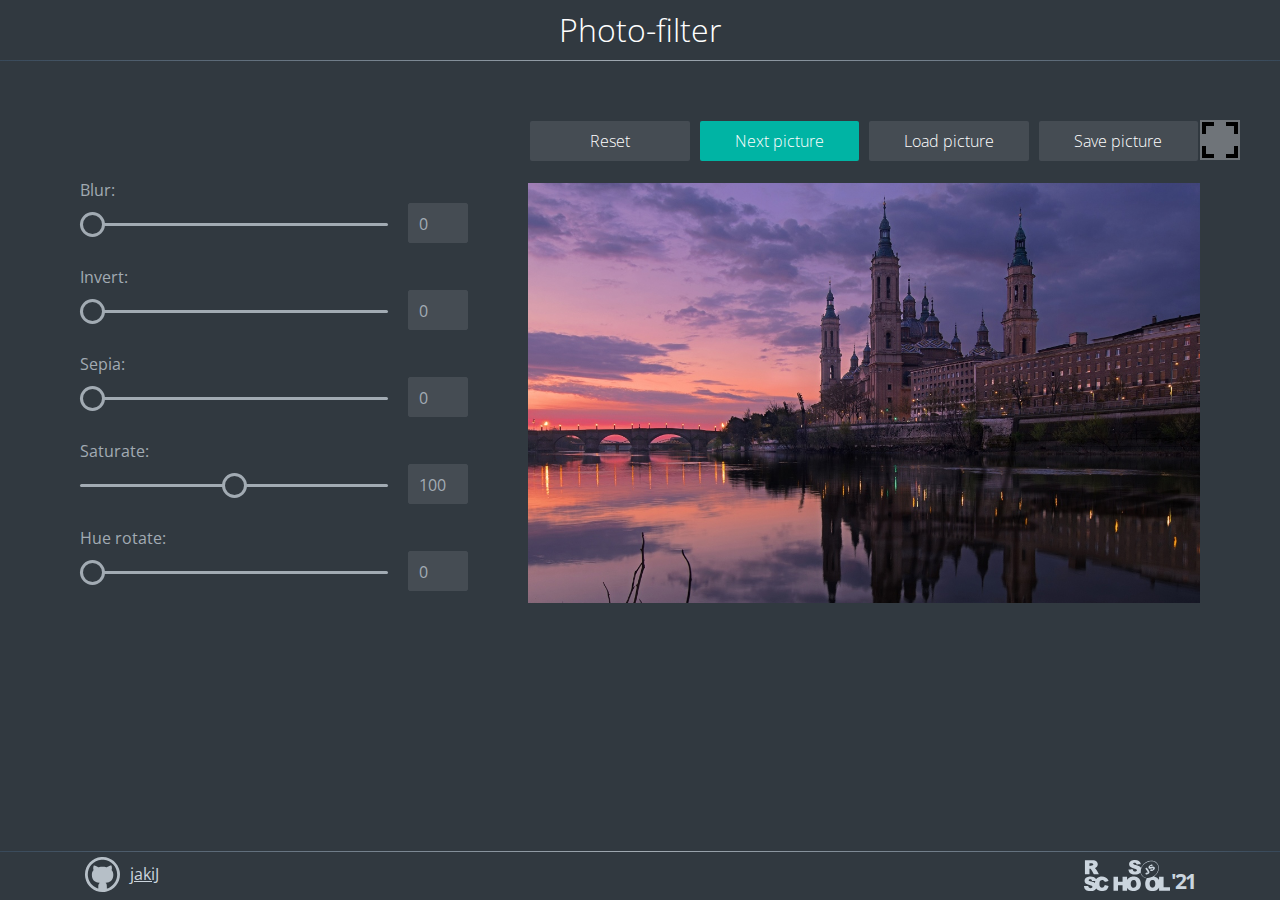
<file: photo-filter/index.html>
<!DOCTYPE html>
<html lang="en">
<head>
  <meta charset="UTF-8" />
  <meta http-equiv="X-UA-Compatible" content="IE=edge" />
  <meta name="viewport" content="width=device-width, initial-scale=1.0" />
  <link href="assets/favicon.ico" rel="shortcut icon" />
  <link href="https://fonts.gstatic.com" rel="preconnect" />
  <link href="https://fonts.googleapis.com/css2?family=Open+Sans:wght@300;400;800&display=swap" rel="stylesheet" />
  <link href="style.css" rel="stylesheet" />
  <title>photo-filter</title>
</head>
<body>
  <header class="header">
    <h1 class="header-title">Photo-filter</h1>
  </header>
  <main class="main">
    <div class="filters">
      <label>
        Blur:
        <input name="blur" data-sizing="px" type="range" min="0" max="10" value="0"/>
        <output name="blur">0</output>
      </label>
      <label>
        Invert:
        <input name="invert" data-sizing="%" type="range" min="0" max="100" value="0" />
        <output name="result">0</output>
      </label>
      <label>
        Sepia:
        <input name="sepia" data-sizing="%" type="range" min="0" max="100" value="0"/>
        <output name="result">0</output>
      </label>
      <label>
        Saturate:
        <input name="saturate" data-sizing="%" type="range" min="0" max="200" value="100" class="saturate"/>
        <output name="result">100</output>
      </label>
      <label>
        Hue rotate:
        <input name="hue" data-sizing="deg" type="range" min="0" max="360" value="0" />
        <output name="result">0</output>
      </label>
    </div>
    <div class="editor">
      <div class="btn-container">
        <button class="btn btn-reset">Reset</button>
        <button class="btn btn-next btn-active">Next picture</button>
        <label class="btn btn-load" for="btnInput">
          Load picture
          <input class="btn-load--input" id="btnInput" name="upload" type="file" placeholder="Load picture" />
        </label>
        <button class="btn btn-save">Save picture</button>
      </div>
      <canvas></canvas>
      <img src="./assets/img/img.jpg" alt="image" class="image-container"/>
    </div>
  </main>
  <footer class="footer">
    <div class="footer-container">
      <a class="github" href="https://github.com/jakiJ" target="_blank" rel="noopener noreferrer">jakiJ</a>
      <a class="rss" href="https://rs.school/js/" target="_blank" rel="noopener">
        <span class="rss-year">'21</span>
      </a>
    </div>
  </footer>
  <button class="fullscreen openfullscreen"></button>
  <script src="./script.js"></script>
</body>
</html>
</file>
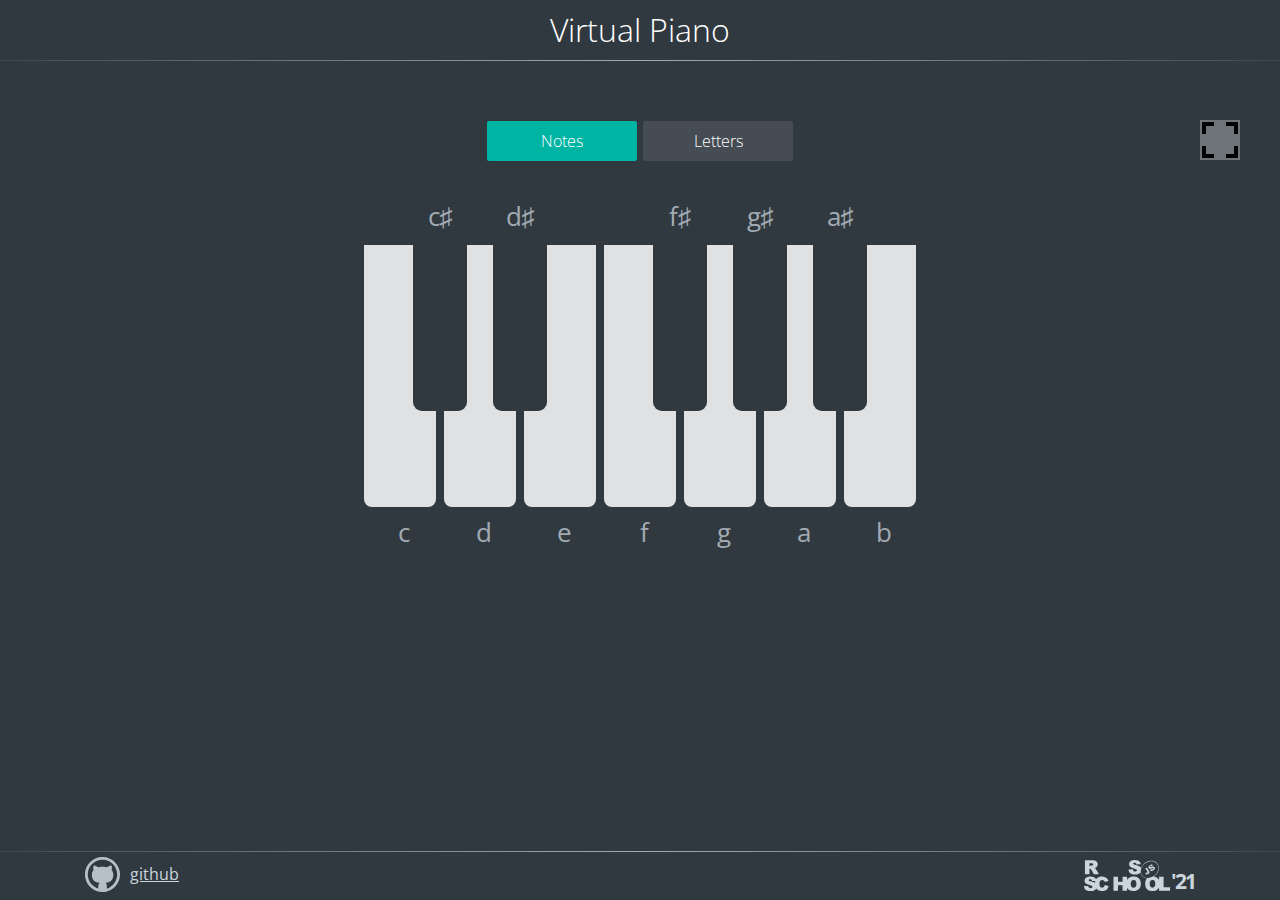
<file: virtual-pianino/index.html>
<!DOCTYPE html>
<html lang="en">

<head>
  <meta charset="UTF-8">
  <meta http-equiv="X-UA-Compatible" content="IE=edge">
  <meta name="viewport" content="width=device-width, initial-scale=1.0">
  <link href="assets/piano.ico" rel="shortcut icon">

  <link href="https://fonts.gstatic.com" rel="preconnect">
  <link
    href="https://fonts.googleapis.com/css2?family=Open+Sans+Condensed:wght@300&family=Open+Sans:wght@300;400;800&display=swap"
    rel="stylesheet">
  <link href="style.css" rel="stylesheet">

  <title>virtual-piano</title>
</head>

<body>
  <header class="header">
    <h1 class="header-title">Virtual Piano</h1>
  </header>
  <main class="main">
    <div class="btn-container">
      <button class="btn btn-notes btn-active">Notes</button>
      <button class="btn btn-letters">Letters</button>
    </div>
    <div class="piano" id='piano'>
      <div class="piano-key" data-letter="D" data-note="c" data-key="68">
      </div>
      <div class="piano-key" data-letter="F" data-note="d" data-key="70">
      </div>
      <div class="piano-key" data-letter="G" data-note="e" data-key="71">
      </div>
      <div class="piano-key" data-letter="H" data-note="f" data-key="72">
      </div>
      <div class="piano-key" data-letter="J" data-note="g" data-key="74">
      </div>
      <div class="piano-key" data-letter="K" data-note="a" data-key="75">
      </div>
      <div class="piano-key" data-letter="L" data-note="b" data-key="76">
      </div>
      <div class="keys-sharp">
        <div class="piano-key sharp" data-letter="R" data-note="c♯" data-key="82">
        </div>
        <div class="piano-key sharp" data-letter="T" data-note="d♯" data-key="84">
        </div>
        <div class="piano-key sharp none"></div>
        <div class="piano-key sharp" data-letter="U" data-note="f♯" data-key="85">
        </div>
        <div class="piano-key sharp" data-letter="I" data-note="g♯" data-key="73">
        </div>
        <div class="piano-key sharp" data-letter="O" data-note="a♯" data-key="79">
        </div>
      </div>
    </div>
    <button class="fullscreen openfullscreen"></button>
    <audio src="./assets/audio/c.mp3" id="c" data-key="68"></audio>
    <audio src="./assets/audio/d.mp3" id="d" data-key="70"></audio>
    <audio src="./assets/audio/e.mp3" id="e" data-key="71"></audio>
    <audio src="./assets/audio/f.mp3" id="f" data-key="72"></audio>
    <audio src="./assets/audio/g.mp3" id="g" data-key="74"></audio>
    <audio src="./assets/audio/a.mp3" id="a" data-key="75"></audio>
    <audio src="./assets/audio/b.mp3" id="b" data-key="76"></audio>
    <audio src="./assets/audio/c♯.mp3" id="c♯" data-key="82"></audio>
    <audio src="./assets/audio/d♯.mp3" id="d♯" data-key="84"></audio>
    <audio src="./assets/audio/f♯.mp3" id="f♯" data-key="85"></audio>
    <audio src="./assets/audio/g♯.mp3" id="g♯" data-key="73"></audio>
    <audio src="./assets/audio/a♯.mp3" id="a♯" data-key="79"></audio>
  </main>
  <footer class="footer">
    <div class="footer-container">
      <a class="github" href="#" target="_blank" rel="noopener noreferrer">github</a>
      <a class="rss" href="https://rs.school/js/" target="_blank" rel="noopener noreferrer">
        <span class="rss-year">'21</span>
      </a>
    </div>
  </footer>
  <script src="./script.js"></script>
</body>

</html>
</file>
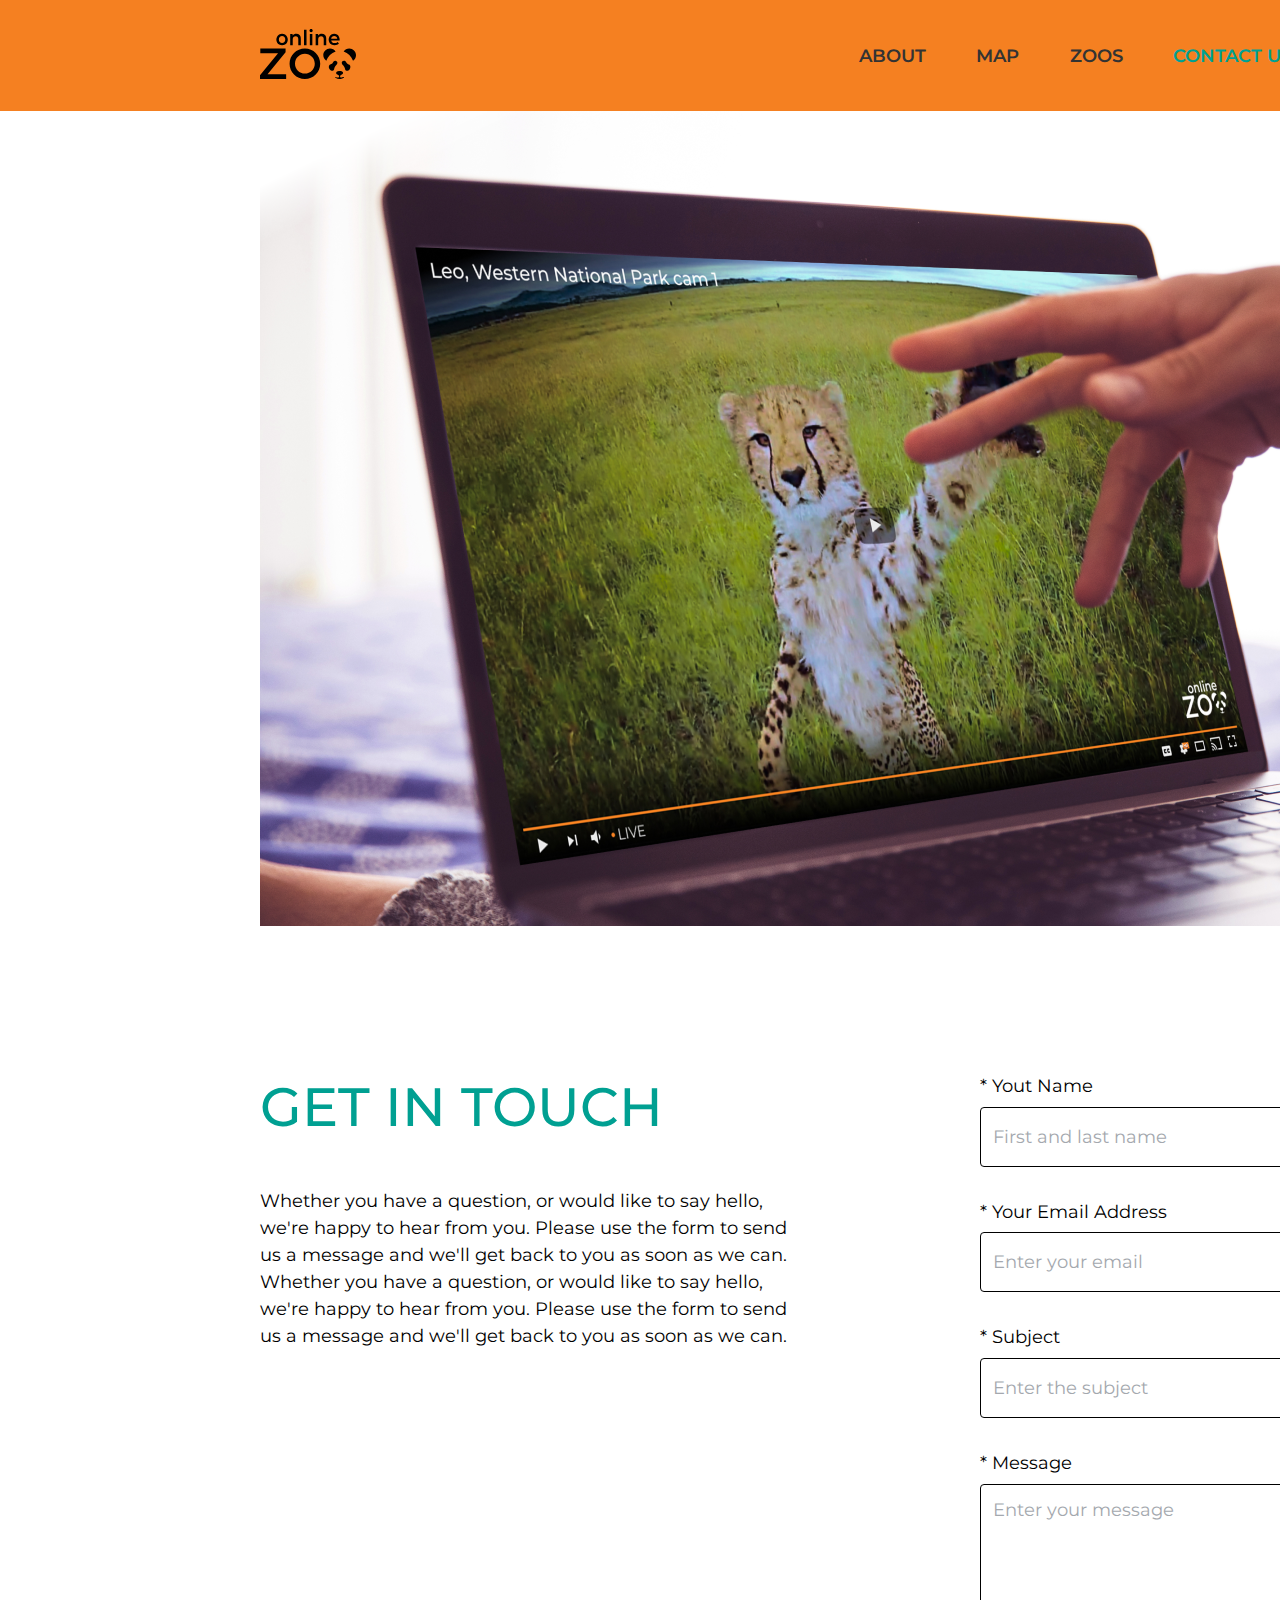
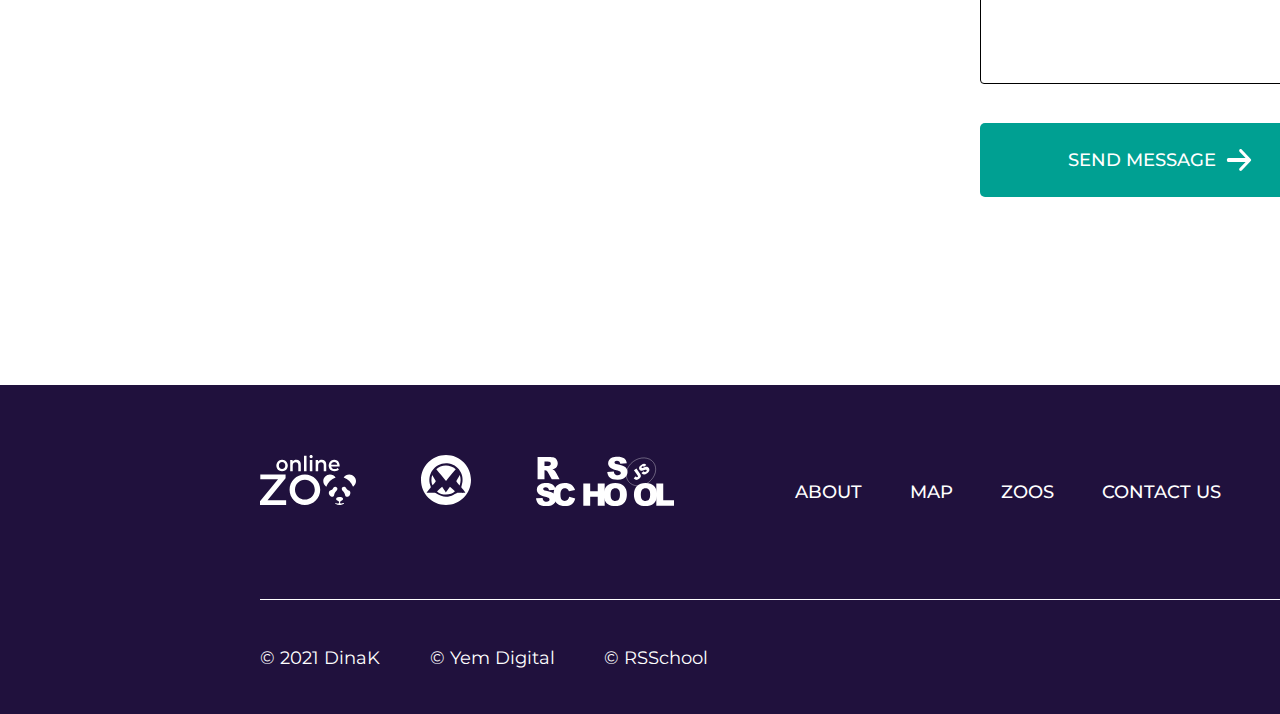
<file: online-zoo/pages/contactus/contuctus.html>
<!DOCTYPE html>
<html lang="en">
<head>
    <meta charset="UTF-8">
    <meta http-equiv="X-UA-Compatible" content="IE=edge">
    <meta name="viewport" content="width=device-width, initial-scale=1.0">
    <link rel="preconnect" href="https://fonts.gstatic.com">
    <link rel="preconnect" href="https://fonts.gstatic.com">
    <link href="https://fonts.googleapis.com/css2?family=Montserrat:wght@400;500;800;900&display=swap" rel="stylesheet">
    <link rel="stylesheet" href="../../assets/normalize.css">
    <link rel="stylesheet" href="./contuctus.css">
    <title>online-zoo</title>
</head>
<body>
    <div class="cover hidden"></div>
    <div class="hidden main-pop-up">
        <button class="close-pop-up"></button>
        <img src="../..//assets/images/shakehands.jpg" alt="Shake hands animal adn human">
        <h3 class="pop-up-title">together we care, save and protect!</h3>
        <p class="pop-up-description">
            Your most generous gift not only cares for countless animals,
            but it also offers hope and a vital lifeline to the world’s most
            endangered wildlife relying on us to survive.
        </p>
        <div class="set-button">
            <button class="btn-pop-up btn-amount-main" data-amount="20">$20</button>
            <button class="btn-pop-up btn-amount-main" data-amount="30">$30</button>
            <button class="btn-pop-up btn-amount-main" data-amount="50">$50</button>
            <button class="btn-pop-up btn-amount-main" data-amount="80">$80</button>
            <button class="btn-pop-up btn-amount-main" data-amount="100">$100</button>
            <button class="btn-pop-up btn-amount-main" data-amount="0">other amount</button>
         </div>
    </div>
    <!-- FIRST -->
    <div class="make-donation pop-up-slide-first">
        <div class="header-pop-up"><h4>make your donation</h4></div>
        <div class="information">Donation Information:</div>
        <div class="donation-information">
            <label><span class="starts">*</span>Choose your donation amount:
                <div class="set-button">
                    <button class="hidden"></button>
                    <button class="btn-pop-up btn-amount-other" data-amount="10">$10</button>
                    <button class="btn-pop-up btn-amount-other" data-amount="20">$20</button>
                    <button class="btn-pop-up btn-amount-other" data-amount="30">$30</button>
                    <button class="btn-pop-up btn-amount-other" data-amount="50">$50</button>
                    <button class="btn-pop-up btn-amount-other" data-amount="80">$80</button>
                    <button class="btn-pop-up btn-amount-other" data-amount="100">$100</button>
                </div>
            </label>
             <div class="block-amount">
                <button class="btn-pop-up">other amount</button>
                <input type="number" class="donation-amount">
             </div>
             <div>
                <button class="btn-pop-up">for special pet</button>
                <select name="pets" id="pets" class="set-animal" selected="Choose your favourite">
                    <option value=""></option>
                    <option value="Panda">Lukas the Panda</option>
                    <option value="Lemur">Andy the Lemur</option>
                    <option value="Gorrila">Glen the Gorilla</option>
                    <option value="Alligator">Mike the Alligator</option>
                    <option value="Eagles">Sam & Lora the eagles family</option>
                    <option value="Koala">Liz the Koala</option>
                    <option value="Lion">Shake the Lion</option>
                    <option value="Tiger">Senja the Tiger</option>
                </select>
             </div>


             <label for="monthly-check" class="lable-monthly-check">
                <input type="checkbox" id="monthly-check" name="monthly-check" value="yes" class="monthly-check">
                Make this a monthly recurring gift
            </label>

            <div class="control-panel">
                <div class="counter-pages">
                    <div class="active-count"></div>
                    <div class="non-active-count"></div>
                    <div class="non-active-count"></div>
                </div>
                <button type="button" class="btn-pop-up first-next">Next
                </button>
            </div>
        </div>
    </div>
    <!-- SECOND -->
    <div class="make-donation pop-up-slide-second">
        <div class="header-pop-up"><h4>make your donation</h4></div>
        <div class="information">Billing Information:</div>
        <form action="" class="person-information">
            <label for="name"><span class="starts">*</span> Your Name <br>
                <input type="text" id="name" required class="input person-name">
            </label>

            <label for="email"><span class="starts">*</span> Your Email Address <br>
                <input type="email" id="email" required class="input person-email">
                <p>
                    You will receive emails from the Online Zoo, including updates and news
                    on the latest discoveries and translations. You can unsubscribe at any time.
                </p>
            </label>

            <div class="control-panel">
                <div class="counter-pages">
                    <div class="active-count"></div>
                    <div class="active-count"></div>
                    <div class="non-active-count"></div>
                </div>
                <button type="button" class="first-back btn-back">Back</button>
                <button type="button" class="btn-pop-up second-next">Next</button>
            </div>
        </form>
    </div>
    <!-- THIRD -->
    <div class="make-donation pop-up-slide-third">
            <div class="header-pop-up"><h4>make your donation</h4></div>
            <div class="information">Payment Information:</div>
            <form action="" class="payment-information">
                <div class="card-info">
                    <label for="card-number"><span class="starts">*</span> Credit Card Number<br>
                        <input type="number" class="card-number" id="card-number">
                    </label>
                    <label for="cvv-number"><span class="starts">*</span> CVV Number<br>
                        <input type="number" class="cvv-number" id="cvv-number">
                    </label>
                </div>
                <div class="date-info">
                    <label for="date-card"><span class="starts">*</span> Expiration Date<br>
                        <select name="month" id="date-month">
                            <option value="Month" selected disabled>Month</option>
                            <option value="01">01</option>
                            <option value="02">02</option>
                            <option value="03">03</option>
                            <option value="04">04</option>
                            <option value="05">05</option>
                            <option value="06">06</option>
                            <option value="07">07</option>
                            <option value="08">08</option>
                            <option value="09">09</option>
                            <option value="10">10</option>
                            <option value="11">11</option>
                            <option value="12">12</option>
                        </select>
                        <select name="year" id="date-year">
                            <option value="Year" selected disabled>Year</option>
                            <option value="2021">2021</option>
                            <option value="2022">2022</option>
                            <option value="2023">2023</option>
                            <option value="2024">2024</option>
                            <option value="2025">2025</option>
                            <option value="2026">2026</option>
                            <option value="2027">2027</option>
                            <option value="2028">2028</option>
                            <option value="2029">2029</option>
                            <option value="2030">2030</option>
                        </select>
                    </label>
                </div>


                <div class="control-panel">
                    <div class="counter-pages">
                        <div class="active-count"></div>
                        <div class="active-count"></div>
                        <div class="active-count"></div>
                    </div>
                    <button type="button" class="btn-back second-back">Back</button>
                    <button type="button" class="complete-donate">complete donation</button>
                </div>
            </form>
    </div>
    <header class="header_online-zoo">
        <h1>Online Zoo</h1>
        <div class="conteiner_size">

            <div class="header_content">

                    <a href="../../index.html">
                        <div class="online-zoo_logo">
                            <img src="../../assets/icons/Logo_black.svg" alt="logo_online-zoo">
                        </div>
                    </a>

                <nav class="header_navigation">
                    <ul class="online-zoo_pages-nav">
                        <li><a href="../../index.html" class="nav-link">about</a></li>
                        <li><a href="../map/map.html" class="nav-link">map</a></li>
                        <li><a href="../zoos/panda/panda.html" class="nav-link">zoos</a></li>
                        <li><a href="#ContactUs" class="nav-link-active">contact us</a></li>
                        <li><a href="https://www.figma.com/file/lnK11foY8Aoa6oOlDXovVN/Online-ZOO-Project" class="nav-link">design</a></li>
                    </ul>

                    <ul class="online-zoo_social-nav">
                        <li  class="icons_social"><a href="https://www.youtube.com/" class="youtube" target="_blank"></a></li>
                        <li class="icons_social"><a href="https://www.instagram.com/" class="instagram" target="_blank"></a></li>
                        <li class="icons_social"><a href="https://ru-ru.facebook.com/" class="facebook" target="_blank"></a></li>
                    </ul>
                </nav>

                <button class="burger-menu-btn"></button>

                <nav class="burger-menu">
                    <button class="burger-menu-btn-close"></button>
                    <ul class="burger-menu_pages-nav">
                        <li><a href="../../index.html" class="burger-nav-link">about</a></li>
                        <li><a href="../map/map.html" class="burger-nav-link">map</a></li>
                        <li><a href="../zoos/panda/panda.html" class="burger-nav-link">zoos</a></li>
                        <li><a href="#ContactUs" class="burger-nav-link-active">contact us</a></li>
                    <li><a href="https://www.figma.com/file/lnK11foY8Aoa6oOlDXovVN/Online-ZOO-Project" class="burger-nav-link">design</a></li>
                    </ul>
                </nav>

            </div>

        </div>
    </header>

    <main>
        <article class="main-blok" id="ContactUs">
            <div class="conteiner_size">
                <section class="main-content">

                    <div class="touch_animal_img"></div>

                    <section class="contact_form">
                        <div class="container_description">
                            <h3>Get in touch</h3>
                            <p>
                                Whether you have a question, or would like to say hello,
                                we're happy to hear from you. Please use the form to send
                                us a message and we'll get back to you as soon as we can.
                                Whether you have a question, or would like to say hello,
                                we're happy to hear from you. Please use the form to send
                                us a message and we'll get back to you as soon as we can.
                            </p>
                        </div>
                        <div class="container_form">
                            <form action="">
                              <label for="firstname">* Yout Name</label>
                              <input type="text" id="fname" name="firstname" placeholder="First and last name" required>

                              <label for="lastname">* Your Email Address</label>
                              <input type="email" id="lname" name="lastname" placeholder="Enter your email" required>

                              <label for="lastname">* Subject</label>
                              <input type="text" id="lname" name="lastname" placeholder="Enter the subject" required>

                              <label for="subject">* Message</label>
                              <textarea id="subject" name="subject" placeholder="Enter your message" style="height:200px" required></textarea>

                              <button class="btn__send">
                                <span>send message</span>
                                <img src="../../assets/icons/arrow_next.svg" alt="" class="img_arrow">
                              </button>
                            </form>
                          </div>
                    </section>

                </section>
            </div>
        </article>
    </main>

    <footer class="footer_online-zoo">
        <div class="conteiner_size">
            <div class="footer_content">
                <div class="footer_content_block-1">
                    <div class="logos-courses">
                        <a href="../../index.html">
                            <div class="online-zoo_logo">
                                <img src="../../assets/icons/Logo_white.svg" alt="logo_online-zoo">
                            </div>
                        </a>

                        <div class="online-zoo_logo" title="Yem Digita">
                            <img src="../../assets/icons/Yem_Digital.svg" alt="logo_yem_digital">
                        </div>

                        <div class="online-zoo_logo" title="Rolling Scopes School">
                            <img src="../../assets/icons/rs_school_js_logo.svg" alt="logo_RSS">
                        </div>
                    </div>

                    <ul class="online-zoo_pages-nav_footer">
                        <li><a href="../../index.html" class="nav-link">about</a></li>
                        <li><a href="../map/map.html" class="nav-link">map</a></li>
                        <li><a href="../zoos/panda/panda.html" class="nav-link">zoos</a></li>
                        <li><a href="#ContactUs" class="nav-link">contact us</a></li>
                    </ul>

                    <button class="online-zoo_button btn-donate">
                        <span>donate for volunteers</span>
                        <img class="img_arrow" src="../../assets/icons/arrow_next.svg" alt="arrow" class="meet-pets_btn-choose-arrow">
                    </button>

                </div>

                <div class="footer_content_block-2">
                    <ul class="footer_link_creator">
                        <li>© 2021 DinaK </li>
                        <li>© Yem Digital </li>
                        <li>© RSSchool</li>
                    </ul>

                    <ul class="online-zoo_social-nav">
                        <li  class="icons_social"><a href="https://www.youtube.com/" class="youtube" target="_blank"></a></li>
                        <li class="icons_social"><a href="https://www.instagram.com/" class="instagram" target="_blank"></a></li>
                        <li class="icons_social"><a href="https://ru-ru.facebook.com/" class="facebook" target="_blank"></a></li>
                    </ul>
                </div>
            </div>
        </div>
    </footer>

    <script src="../../script.js"></script>
</body>
</html>
</file>
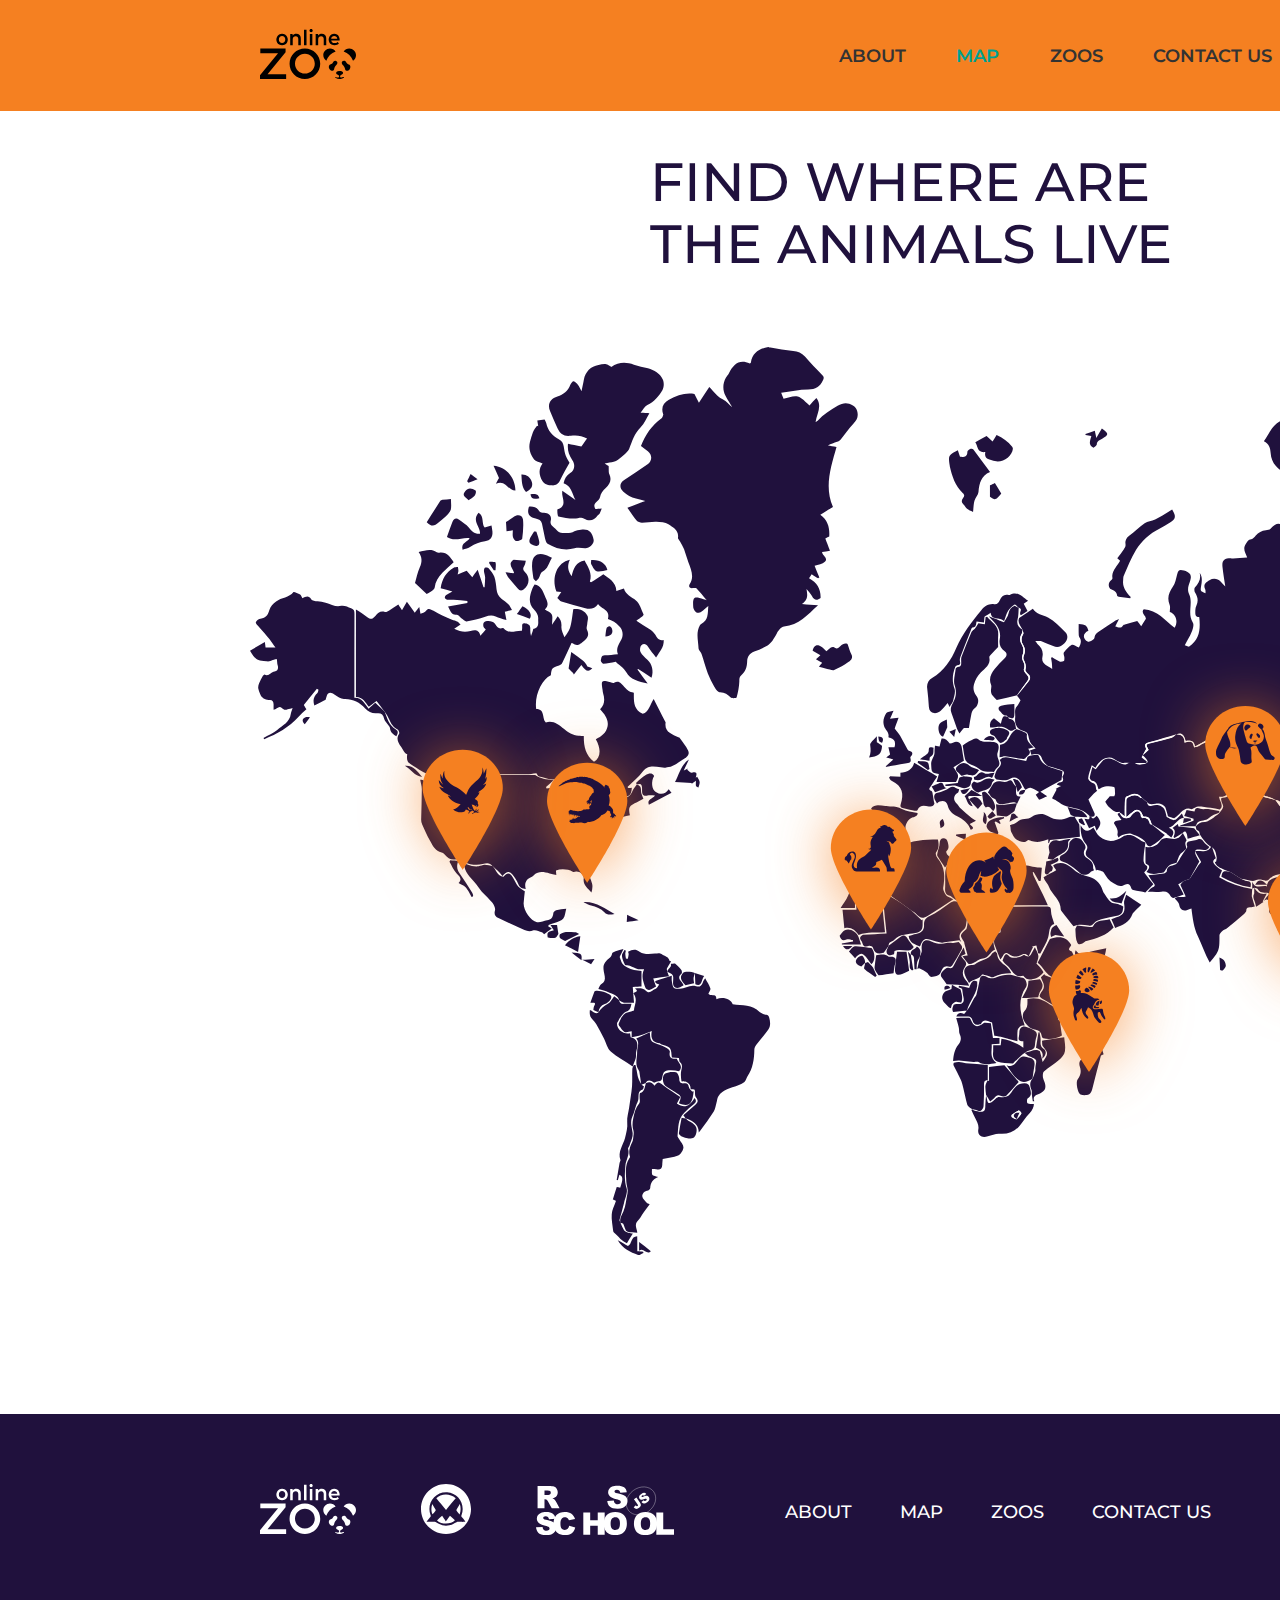
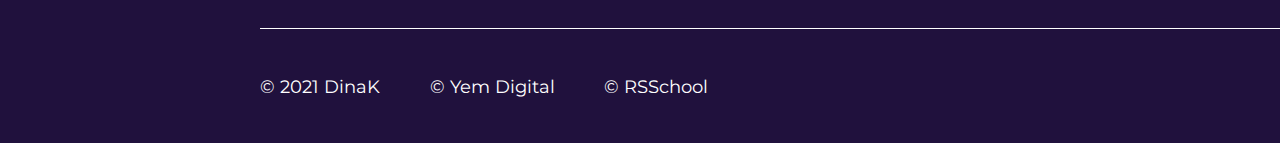
<file: online-zoo/pages/map/map.html>
<!DOCTYPE html>
<html lang="en">
<head>
    <meta charset="UTF-8">
    <meta http-equiv="X-UA-Compatible" content="IE=edge">
    <meta name="viewport" content="width=device-width, initial-scale=1.0">
    <link rel="preconnect" href="https://fonts.gstatic.com">
    <link rel="preconnect" href="https://fonts.gstatic.com">
    <link href="https://fonts.googleapis.com/css2?family=Montserrat:wght@400;500;800;900&display=swap" rel="stylesheet">
    <link rel="stylesheet" href="../../assets/normalize.css">
    <link rel="stylesheet" href="./map.css">
    <title>online-zoo</title>
</head>
<body>
    <div class="cover hidden"></div>
    <div class="hidden main-pop-up">
        <button class="close-pop-up"></button>
        <img src="../..//assets/images/shakehands.jpg" alt="Shake hands animal adn human">
        <h3 class="pop-up-title">together we care, save and protect!</h3>
        <p class="pop-up-description">
            Your most generous gift not only cares for countless animals,
            but it also offers hope and a vital lifeline to the world’s most
            endangered wildlife relying on us to survive.
        </p>
        <div class="set-button">
            <button class="btn-pop-up btn-amount-main" data-amount="20">$20</button>
            <button class="btn-pop-up btn-amount-main" data-amount="30">$30</button>
            <button class="btn-pop-up btn-amount-main" data-amount="50">$50</button>
            <button class="btn-pop-up btn-amount-main" data-amount="80">$80</button>
            <button class="btn-pop-up btn-amount-main" data-amount="100">$100</button>
            <button class="btn-pop-up btn-amount-main" data-amount="0">other amount</button>
         </div>
    </div>
    <!-- FIRST -->
    <div class="make-donation pop-up-slide-first">
        <div class="header-pop-up"><h4>make your donation</h4></div>
        <div class="information">Donation Information:</div>
        <div class="donation-information">
            <label><span class="starts">*</span>Choose your donation amount:
                <div class="set-button">
                    <button class="hidden"></button>
                    <button class="btn-pop-up btn-amount-other" data-amount="10">$10</button>
                    <button class="btn-pop-up btn-amount-other" data-amount="20">$20</button>
                    <button class="btn-pop-up btn-amount-other" data-amount="30">$30</button>
                    <button class="btn-pop-up btn-amount-other" data-amount="50">$50</button>
                    <button class="btn-pop-up btn-amount-other" data-amount="80">$80</button>
                    <button class="btn-pop-up btn-amount-other" data-amount="100">$100</button>
                </div>
            </label>
             <div class="block-amount">
                <button class="btn-pop-up">other amount</button>
                <input type="number" class="donation-amount">
             </div>
             <div>
                <button class="btn-pop-up">for special pet</button>
                <select name="pets" id="pets" class="set-animal" selected="Choose your favourite">
                    <option value=""></option>
                    <option value="Panda">Lukas the Panda</option>
                    <option value="Lemur">Andy the Lemur</option>
                    <option value="Gorrila">Glen the Gorilla</option>
                    <option value="Alligator">Mike the Alligator</option>
                    <option value="Eagles">Sam & Lora the eagles family</option>
                    <option value="Koala">Liz the Koala</option>
                    <option value="Lion">Shake the Lion</option>
                    <option value="Tiger">Senja the Tiger</option>
                </select>
             </div>


             <label for="monthly-check" class="lable-monthly-check">
                <input type="checkbox" id="monthly-check" name="monthly-check" value="yes" class="monthly-check">
                Make this a monthly recurring gift
            </label>

            <div class="control-panel">
                <div class="counter-pages">
                    <div class="active-count"></div>
                    <div class="non-active-count"></div>
                    <div class="non-active-count"></div>
                </div>
                <button type="button" class="btn-pop-up first-next">Next
                </button>
            </div>
        </div>
    </div>
    <!-- SECOND -->
    <div class="make-donation pop-up-slide-second">
        <div class="header-pop-up"><h4>make your donation</h4></div>
        <div class="information">Billing Information:</div>
        <form action="" class="person-information">
            <label for="name"><span class="starts">*</span> Your Name <br>
                <input type="text" id="name" required class="input person-name">
            </label>

            <label for="email"><span class="starts">*</span> Your Email Address <br>
                <input type="email" id="email" required class="input person-email">
                <p>
                    You will receive emails from the Online Zoo, including updates and news
                    on the latest discoveries and translations. You can unsubscribe at any time.
                </p>
            </label>

            <div class="control-panel">
                <div class="counter-pages">
                    <div class="active-count"></div>
                    <div class="active-count"></div>
                    <div class="non-active-count"></div>
                </div>
                <button type="button" class="first-back btn-back">Back</button>
                <button type="button" class="btn-pop-up second-next">Next</button>
            </div>
        </form>
    </div>
    <!-- THIRD -->
    <div class="make-donation pop-up-slide-third">
            <div class="header-pop-up"><h4>make your donation</h4></div>
            <div class="information">Payment Information:</div>
            <form action="" class="payment-information">
                <div class="card-info">
                    <label for="card-number"><span class="starts">*</span> Credit Card Number<br>
                        <input type="number" class="card-number" id="card-number">
                    </label>
                    <label for="cvv-number"><span class="starts">*</span> CVV Number<br>
                        <input type="number" class="cvv-number" id="cvv-number">
                    </label>
                </div>
                <div class="date-info">
                    <label for="date-card"><span class="starts">*</span> Expiration Date<br>
                        <select name="month" id="date-month">
                            <option value="Month" selected disabled>Month</option>
                            <option value="01">01</option>
                            <option value="02">02</option>
                            <option value="03">03</option>
                            <option value="04">04</option>
                            <option value="05">05</option>
                            <option value="06">06</option>
                            <option value="07">07</option>
                            <option value="08">08</option>
                            <option value="09">09</option>
                            <option value="10">10</option>
                            <option value="11">11</option>
                            <option value="12">12</option>
                        </select>
                        <select name="year" id="date-year">
                            <option value="Year" selected disabled>Year</option>
                            <option value="2021">2021</option>
                            <option value="2022">2022</option>
                            <option value="2023">2023</option>
                            <option value="2024">2024</option>
                            <option value="2025">2025</option>
                            <option value="2026">2026</option>
                            <option value="2027">2027</option>
                            <option value="2028">2028</option>
                            <option value="2029">2029</option>
                            <option value="2030">2030</option>
                        </select>
                    </label>
                </div>


                <div class="control-panel">
                    <div class="counter-pages">
                        <div class="active-count"></div>
                        <div class="active-count"></div>
                        <div class="active-count"></div>
                    </div>
                    <button type="button" class="btn-back second-back">Back</button>
                    <button type="button" class="complete-donate">complete donation</button>
                </div>
            </form>
    </div>
    <header class="header_online-zoo">
        <h1>Online Zoo</h1>
        <div class="conteiner_size">

            <div class="header_content">

                <div class="online-zoo_logo">
                    <a href="https://rolling-scopes-school.github.io/jakij-JSFE2021Q1/online-zoo/index.html"><img src="../../assets/icons/Logo_black.svg" alt="logo_online-zoo"></a>
                </div>

                <nav class="header_navigation">
                    <ul class="online-zoo_pages-nav">
                        <li><a href="../../index.html" class="nav-link">about</a></li>
                        <li><a href="#Map" class="nav-link-active">map</a></li>
                        <li><a href="../zoos/panda/panda.html" class="nav-link">zoos</a></li>
                        <li><a href="../contactus/contuctus.html" class="nav-link">contact us</a></li>
                        <li><a href="https://www.figma.com/file/lnK11foY8Aoa6oOlDXovVN/Online-ZOO-Project" class="nav-link">design</a></li>
                    </ul>

                    <ul class="online-zoo_social-nav">
                        <li  class="icons_social"><a href="https://www.youtube.com/" class="youtube" target="_blank"></a></li>
                        <li class="icons_social"><a href="https://www.instagram.com/" class="instagram" target="_blank"></a></li>
                        <li class="icons_social"><a href="https://ru-ru.facebook.com/" class="facebook" target="_blank"></a></li>
                    </ul>
                </nav>

                <button class="burger-menu-btn"></button>

                <nav class="burger-menu">
                    <button class="burger-menu-btn-close"></button>
                    <ul class="burger-menu_pages-nav">
                        <li><a href="../../index.html" class="burger-nav-link">about</a></li>
                        <li><a href="#Map" class="burger-nav-link-active">map</a></li>
                        <li><a href="../zoos/panda/panda.html" class="burger-nav-link">zoos</a></li>
                        <li><a href="../contactus/contuctus.html" class="burger-nav-link">contact us</a></li>
                        <li><a href="https://www.figma.com/file/lnK11foY8Aoa6oOlDXovVN/Online-ZOO-Project" class="burger-nav-link">design</a></li>
                    </ul>
                </nav>

            </div>

        </div>
    </header>
    <main>
        <article class="main_block" id="Map">
            <div class="conteiner_size">
                <div class="map">
                    <h3 class="map_title">find where are the animals live</h3>
                    <div class="map-conteiner">
                        <svg id="img-map" viewBox="0 0 1406 912" fill="none" xmlns="http://www.w3.org/2000/svg">
                            <g id="map">
                            <g id="world">
                            <path d="M522.68 0.457244C530.266 1.64608 537.852 3.10926 545.529 4.02375C550.19 4.57244 554.028 5.85273 557.319 9.69358C562.802 16.1864 568.834 22.2221 574.866 28.3491C576.603 30.0867 576.42 31.3669 575.415 33.4703C572.399 39.9631 568.012 42.7066 560.517 42.7066C551.652 42.7981 542.787 44.7185 533.465 45.9073C534.379 48.285 535.11 50.0225 535.841 51.9429C540.776 51.0284 545.894 48.7422 550.098 49.8396C554.394 50.937 557.776 55.418 561.888 58.7101C564.264 56.241 566.549 53.7719 568.834 51.3942C575.049 59.5332 569.108 67.1234 568.012 75.4453C569.017 74.7137 569.657 74.5308 570.114 74.0736C575.689 67.6721 583 63.5569 590.129 59.1674C595.612 55.7838 600.091 55.418 605.483 58.8016C607.768 60.1733 608.865 61.4536 609.687 64.1056C611.332 69.5011 609.687 73.1591 605.94 77.0914C601.279 82.0296 597.532 87.7909 593.236 93.0035C592.322 94.1008 590.86 94.8324 589.581 95.2897C586.565 96.4785 583.366 97.393 580.441 99.0391C583.092 99.4963 585.742 99.9536 589.032 100.502C583.274 120.621 576.603 140.74 585.468 160.767C581.264 163.236 577.425 165.614 572.764 168.449C580.624 174.301 582.269 181.8 581.721 190.488C580.715 190.945 579.436 191.585 577.791 192.317C579.253 196.158 580.715 200.09 582.452 204.662C579.71 205.12 577.242 205.486 574.501 205.943C574.683 209.509 581.081 212.07 577.334 215.728C574.958 218.014 570.662 218.471 567.006 219.752C568.377 223.227 570.114 227.433 571.85 231.64C571.393 231.914 570.936 232.097 570.571 232.371C568.56 231.091 566.549 229.811 564.082 228.165C563.259 229.537 562.345 230.817 561.431 232.371C569.565 236.761 573.312 243.254 573.038 252.124C569.291 254.959 566.549 254.411 564.356 250.113C562.985 247.552 560.974 245.266 558.872 242.98C559.878 248.466 560.791 253.679 554.303 258.069C560.335 258.617 564.904 259.075 570.479 259.532C559.878 269.042 551.287 279.651 536.298 280.839C533.648 281.022 530.632 284.772 529.169 287.515C526.336 292.636 523.686 297.757 518.385 300.684C514.546 302.787 510.525 304.433 506.412 305.896C501.568 307.634 499.375 311.383 499.284 315.864C499.192 321.626 497.456 326.289 493.16 329.947C491.241 331.593 491.515 333.514 491.424 335.892C491.241 341.378 490.053 346.865 488.682 352.169C488.591 352.718 483.747 353.175 482.833 352.169C479.634 348.786 476.618 346.591 471.591 346.774C469.855 346.865 467.57 343.573 466.29 341.378C463.823 337.08 461.629 332.599 459.802 327.936C457.974 323.272 456.694 318.333 455.14 313.487C454.592 311.658 454.135 309.737 453.404 308C452.581 306.171 450.571 304.616 450.479 302.879C450.205 295.105 447.555 287.058 451.85 279.468C452.033 279.102 452.399 278.645 452.764 278.462C460.624 274.804 459.619 267.579 460.259 260.263C457.7 262.367 455.689 264.47 453.221 265.933C451.942 266.756 449.474 267.305 448.377 266.573C446.824 265.659 445.361 263.464 445.179 261.727C444.356 250.936 445.727 249.93 455.597 253.496C456.237 253.771 456.968 253.862 458.705 254.319C454.775 249.747 451.668 245.906 448.286 242.339C447.738 241.791 446.092 241.974 445.087 242.156C441.797 242.797 440.152 240.693 441.523 238.407C446.458 230.634 442.894 223.684 440.335 216.551C438.781 212.161 437.593 207.497 435.948 203.108C434.851 200.364 433.206 197.804 431.744 195.152C431.104 193.963 429.642 192.683 429.824 191.677C430.921 184.087 424.706 181.252 420.228 178.142C417.121 175.948 412.277 175.856 408.164 175.673C403.32 175.49 398.476 176.496 393.633 176.588C391.805 176.588 389.428 175.673 388.24 174.393C385.133 170.735 382.574 166.528 379.01 161.499C385.499 159.121 391.348 156.926 397.014 154.823C394.181 154 390.982 152.811 387.601 152.079C382.665 151.073 378.644 148.879 374.988 145.404C370.784 141.38 370.967 136.899 375.811 133.607C383.671 128.394 391.439 123.09 399.299 117.786C404.051 114.494 404.143 108.275 399.573 104.8C397.38 103.154 395.186 101.508 392.627 99.4963C397.014 88.2481 403.503 78.7374 413.374 71.6044C414.288 70.9643 414.562 69.3182 415.019 68.1294C415.11 67.855 414.927 67.4892 414.836 67.2149C412.825 60.8135 414.836 56.4239 420.685 53.0403C428.728 48.3764 436.953 45.8159 446.367 47.1876C447.738 49.9311 449.2 52.766 450.845 56.0581C454.409 50.6627 457.791 45.633 461.264 40.3289C462.543 41.7007 463.549 42.7066 464.463 43.804C467.57 47.279 470.495 50.6627 475.064 52.766C478.537 54.3206 481.005 58.07 484.386 60.6306C482.102 56.7897 479.543 53.1318 477.532 49.108C474.516 43.0724 474.699 36.9453 477.897 30.9097C478.72 29.3551 480.182 27.9833 481.005 26.3373C485.483 17.3753 491.607 11.7969 501.934 16.6437C502.665 16.0035 503.031 15.8206 503.031 15.5463C504.584 5.57838 511.53 1.55463 520.578 0C521.492 0.457244 522.041 0.457244 522.68 0.457244Z" fill="#20113D"/>
                            <path d="M775.932 284.04C773.739 280.199 770.449 276.724 772.459 272.152C777.029 269.042 781.416 266.024 786.168 262.824C789.55 268.402 796.13 268.768 801.431 271.603C808.011 275.169 813.678 280.931 818.887 286.509C821.903 289.618 821.355 294.008 817.973 297.574C814.5 301.141 811.027 302.238 806.64 300.409C802.711 298.763 798.872 296.934 794.851 295.471C793.297 294.922 791.378 295.38 788.636 295.38C789.915 297.026 790.281 297.757 790.829 298.214C794.851 301.598 796.953 305.805 795.856 311.017C794.302 318.516 800.517 319.705 805.635 323.454C805.544 320.711 805.452 318.882 805.27 317.053C805.087 315.407 804.721 313.761 804.447 312.115C804.813 311.932 805.27 311.749 805.635 311.566C808.103 313.029 810.479 314.767 813.038 315.864C814.226 316.321 816.145 315.956 817.334 315.315C817.973 314.95 817.882 313.121 817.882 311.932C817.791 310.194 816.602 307.817 817.334 306.902C819.618 303.884 822.269 300.866 825.376 299.129C826.747 298.397 829.763 300.775 832.322 301.872C834.059 298.763 835.795 295.288 832.779 291.173C832.139 290.258 832.322 288.612 832.231 287.332C832.139 284.314 832.231 281.296 832.231 278.279C839.268 278.827 840.548 279.742 842.01 285.046C837.44 287.058 836.069 290.899 839.085 294.191C839.999 295.197 842.01 296.294 843.107 295.928C845.026 295.288 847.859 293.825 848.042 292.362C848.499 287.972 851.423 286.326 854.531 284.406C859.1 281.662 863.396 278.553 867.874 275.718C869.062 274.986 870.342 274.438 872.718 273.34C871.073 276.45 870.159 278.462 868.971 280.748C871.987 281.479 874.637 283.308 876.739 279.65C877.014 279.102 877.928 278.827 878.659 278.644C882.589 277.547 886.61 276.541 891.088 275.261C891.819 276.267 893.282 278.187 895.018 280.473C896.755 277.73 898.308 275.169 899.771 272.975C899.588 269.5 894.287 267.488 897.577 263.464C911.195 264.378 919.055 274.621 928.56 282.119C932.398 275.992 930.022 268.311 923.716 266.299C923.716 263.738 924.447 260.903 923.533 258.8C920.7 251.85 922.985 246.454 926.915 240.602C929.199 237.218 930.022 232.829 931.027 228.713C932.307 223.958 933.403 223.135 937.973 224.598C944.919 226.884 946.199 229.445 943.731 236.395C942.269 240.51 941.081 243.985 943.365 248.741C945.285 252.856 944.736 258.343 944.371 263.098C944.097 268.036 944.096 272.334 946.93 276.907C948.301 279.102 946.747 283.583 945.559 286.6C943.822 290.899 941.263 294.922 938.796 299.586C940.715 300.318 942.36 300.866 942.908 301.141C954.15 293.642 954.515 282.851 953.327 271.329C948.94 271.42 949.306 267.762 949.397 264.287C949.489 262.824 949.763 261.178 950.403 259.897C952.688 255.142 951.774 250.935 949.123 246.637C948.301 245.357 948.118 242.431 948.94 241.608C952.87 237.401 955.429 232.92 953.693 226.793C956.709 231 955.978 235.389 955.247 239.87C954.333 245.083 954.333 245.083 959.633 247.277C959.542 245.814 959.816 244.351 959.268 243.254C956.892 238.315 960.273 236.304 963.563 234.292C967.311 232.006 971.88 232.646 974.713 235.481C976.267 237.127 977.729 238.773 979.466 240.693C978.461 233.743 977.272 227.342 976.633 220.849C975.993 214.173 978.643 212.161 985.681 212.344C990.707 212.527 995.825 211.795 1001.49 211.43C999.298 206.308 996.831 202.285 1000.21 197.712C1001.67 195.609 1002.31 193.323 1005.6 193.048C1007.25 192.957 1008.89 190.945 1010.08 189.482C1012.73 186.281 1016.02 184.452 1020.23 184.086C1021.87 183.995 1023.88 183.629 1024.89 182.623C1030.65 176.405 1033.66 175.947 1039.51 180.794C1044.26 176.953 1047.37 170.095 1055.87 172.838C1056.24 162.504 1060.99 155.371 1069.76 150.708C1071.41 152.171 1073.24 153.725 1075.15 155.463C1073.42 157.017 1072.05 158.298 1070.13 160.127C1073.24 161.224 1076.71 161.407 1078.35 163.327C1080 165.156 1079.91 168.631 1080.46 170.826C1082.83 169.912 1085.39 168.357 1088.04 167.9C1097.18 166.345 1101.84 172.381 1105.86 179.057C1108.24 182.989 1107.23 188.75 1103.94 191.951C1100.84 194.877 1097.36 197.346 1094.26 200.273C1092.15 202.193 1090.42 204.388 1087.68 207.497C1093.98 207.589 1096.82 214.447 1103.21 211.704C1103.85 214.173 1104.49 216.642 1105.22 219.66C1110.71 210.149 1118.29 215.179 1125.79 215.911C1125.24 221.855 1128.44 223.226 1133.56 223.135C1136.85 223.044 1140.14 223.867 1143.97 224.415C1143.97 221.032 1143.97 217.922 1143.97 214.813C1148.91 215.453 1153.39 215.728 1157.77 216.642C1161.89 217.557 1167.28 228.165 1165.45 232.28C1162.44 239.139 1166.91 243.437 1170.3 248.009C1171.48 249.655 1173.59 250.661 1175.6 252.307C1176.97 248.009 1178.16 244.26 1179.44 239.962C1180.71 240.967 1181.9 241.608 1182.73 242.614C1184.55 244.717 1186.29 244.534 1188.67 243.345C1190.31 242.522 1192.69 242.339 1194.52 242.888C1197.35 243.711 1199.82 246.454 1202.83 242.614C1203.56 241.699 1206.76 242.888 1209.5 243.162C1208.86 240.327 1208.32 237.675 1207.68 234.932C1206.4 229.445 1210.14 225.696 1215.54 226.976C1224.86 229.262 1234.09 231.365 1243.32 233.926C1245.06 234.383 1247.16 236.029 1247.71 237.584C1249.9 243.619 1254.93 247.095 1259.68 250.295C1262.05 251.941 1266.62 250.204 1270.19 250.112C1273.48 250.021 1276.86 249.655 1280.06 250.204C1285.18 251.118 1286.73 253.496 1286.82 258.709C1286.82 261.269 1285.54 264.561 1289.11 265.842C1290.84 266.482 1292.95 266.573 1294.77 266.39C1297.88 266.207 1300.99 265.201 1304.19 265.201C1308.67 265.201 1313.05 265.75 1317.53 266.299C1318.54 266.39 1319.54 267.396 1320.27 268.219C1322.1 270.597 1323.84 273.157 1325.76 275.901C1327.58 274.621 1329.32 273.432 1330.78 272.426C1329.96 268.494 1329.23 264.744 1328.5 261.086C1328.96 260.72 1329.5 260.355 1329.96 259.989C1339.1 264.836 1350.34 260.355 1358.93 267.03C1365.97 272.517 1372.82 278.37 1379.4 284.406C1382.79 287.515 1387.54 290.167 1385.98 296.385C1385.8 297.209 1387.54 298.58 1389.09 300.592C1389.09 297.391 1389.09 295.562 1389.09 293.733C1397.04 292.819 1398.87 293.916 1406 303.701C1403.35 304.89 1400.79 305.713 1398.51 307.085C1397.23 307.817 1396.13 309.28 1395.58 310.56C1395.12 311.749 1395.67 313.303 1395.4 314.584C1395.22 315.681 1394.76 317.51 1394.12 317.602C1392.84 317.876 1390.74 317.693 1390.01 316.87C1387.45 313.944 1382.42 313.578 1381.6 308.548C1381.51 307.725 1378.49 306.902 1376.85 306.902C1371.73 306.902 1371.36 306.719 1372.37 300.866C1370.36 301.781 1368.71 302.513 1367.07 303.244C1368.53 311.932 1366.06 314.675 1356.1 315.681C1360.12 321.534 1362.68 327.844 1363.68 335.251C1357.47 331.868 1353.36 335.708 1348.51 337.812C1340.2 341.47 1333.98 347.505 1328.13 353.998C1322.92 349.609 1322.92 349.7 1316.71 353.267C1315.15 354.181 1313.05 353.998 1311.04 353.998C1308.03 354.73 1305.1 355.461 1301.99 356.284C1300.35 359.302 1298.25 362.777 1296.6 366.435C1295.96 367.898 1296.24 371.373 1296.69 371.556C1301.26 372.745 1299.8 376.037 1299.62 378.964C1299.53 380.061 1299.43 381.067 1299.43 382.073C1295.23 383.536 1293.95 386.463 1295.05 392.407C1291.03 393.687 1287.83 395.882 1288.01 400.911C1288.01 401.369 1287.74 402.1 1287.55 402.192C1281.34 402.923 1281.52 408.685 1279.33 412.525C1278.6 413.806 1277.59 414.995 1276.77 416.275C1276.31 416.092 1275.76 415.909 1275.31 415.635C1274.39 410.788 1273.11 405.941 1272.66 401.094C1272.11 394.784 1271.38 388.292 1272.38 382.164C1273.21 377.318 1274.76 371.648 1281.16 370.093C1282.25 369.819 1283.17 368.356 1283.99 367.35C1289.84 360.765 1295.96 354.364 1301.17 347.322C1303.91 343.664 1304.83 338.635 1306.66 334.245C1306.2 333.788 1305.65 333.331 1305.19 332.782C1303.36 333.879 1300.35 334.611 1299.98 336.074C1298.43 342.201 1293.49 344.945 1289.02 349.06C1287.83 345.859 1286.82 342.933 1285.82 340.281C1274.03 339.549 1270.46 349.06 1264.89 356.376C1265.62 357.656 1266.44 358.936 1267.54 360.857C1263.15 361.771 1259.22 362.594 1254.83 363.417C1254.74 361.497 1254.65 359.942 1254.56 358.388C1251 357.016 1248.07 356.559 1244.32 358.936C1241.86 360.491 1237.74 359.668 1234.36 359.577C1225.68 359.394 1217.82 360.034 1211.79 368.081C1206.12 375.763 1199.08 382.439 1192.69 389.572C1191.68 390.669 1190.77 391.858 1190.59 392.132C1193.24 394.236 1195.61 396.156 1197.99 397.985C1199.91 399.448 1201.74 401.186 1204.11 398.259C1204.84 397.436 1206.94 397.071 1208.13 397.436C1211.79 398.534 1215.17 405.758 1214.26 409.599C1212.7 416 1211.33 422.493 1209.87 428.986C1209.6 430.358 1209.5 431.821 1208.77 432.919C1202.37 442.155 1196.07 451.391 1189.21 460.262C1185.83 464.651 1182.82 464.651 1179.16 461.451C1178.06 462.091 1176.97 462.731 1175.87 463.371C1175.6 463.28 1175.41 463.188 1175.41 463.188C1175.32 459.896 1175.05 456.604 1175.41 453.312C1175.51 452.672 1178.43 452.397 1179.98 451.848C1181.26 451.391 1183.27 450.934 1183.64 449.928C1186.02 444.258 1188.12 438.405 1190.68 431.73C1187.39 432.827 1184.55 433.559 1182.09 434.747C1176.97 437.217 1175.41 436.759 1173.04 431.547C1172.76 430.998 1171.94 430.724 1171.39 430.358L1171.58 430.541C1169.38 428.895 1167.19 427.34 1164.99 425.694C1163.62 424.688 1161.7 423.957 1161.06 422.676C1159.24 418.561 1157.5 414.354 1156.4 409.965C1154.76 403.838 1149.92 402.1 1144.89 401.369C1139.77 400.637 1134.47 401.003 1131.27 406.307C1133.83 408.41 1133.37 410.239 1131.64 412.983C1129.72 416 1128.89 419.841 1127.61 423.225L1127.71 423.042C1124.51 424.414 1121.58 426.517 1117.84 424.048C1115.83 422.768 1113.17 422.493 1110.71 422.219C1109.43 422.036 1107.69 422.31 1106.69 423.042C1101.02 427.34 1094.62 428.255 1087.77 427.432C1086.76 427.34 1085.57 426.883 1085.03 426.151C1080.73 420.39 1075.25 419.933 1068.76 421.853C1065.19 422.859 1062.36 421.579 1061.08 417.555C1060.71 416.366 1059.44 415.086 1058.25 414.629C1055.51 413.531 1052.49 412.983 1049.56 412.16C1045.18 412.343 1045.54 415.818 1044.54 418.653C1043.81 420.847 1042.34 424.322 1041.07 424.414C1037.77 424.597 1034.3 423.225 1030.92 422.402C1028.09 419.476 1021.42 418.012 1018.03 419.933C1013.19 422.585 1008.44 425.42 1003.23 428.529C1001.49 423.134 998.019 424.505 994.82 424.963L995.003 425.145C993.449 423.225 991.713 421.487 990.433 419.476C988.879 417.006 987.051 416.458 984.31 417.098C982.665 417.464 980.654 416.732 978.826 416.366C977.09 416.092 975.444 415.635 973.434 415.269C969.869 409.965 965.757 404.021 961.827 397.985C961.279 397.071 961.644 395.607 961.553 394.51C957.44 396.796 953.419 399.174 948.849 401.734C948.758 396.613 944.736 394.693 939.618 396.065C937.79 389.206 935.14 387.377 930.022 389.48L930.205 389.389C921.614 391.858 913.206 394.693 904.523 396.796C898.491 398.351 897.851 398.991 900.045 403.746C898.583 406.307 897.394 408.41 896.206 410.514L896.298 410.331C896.024 411.062 895.384 412.251 895.566 412.434C897.12 413.806 898.857 414.903 900.502 416.183C900.41 416.732 900.41 417.281 900.319 417.921C897.12 417.921 894.013 417.921 890.814 417.921C887.433 417.829 884.142 417.738 880.761 417.647C878.842 417.555 876.739 418.012 875.003 417.464C872.261 416.549 869.702 415.177 867.326 413.623C861.02 409.508 852.246 415.818 849.138 422.676C848.133 422.036 847.219 421.396 845.391 420.207C844.02 424.78 842.193 428.895 841.736 433.101C841.553 434.565 844.386 437.4 846.214 437.857C851.058 438.954 848.407 443.709 850.875 445.721C849.687 446.727 848.316 447.55 847.219 448.648C845.3 450.568 843.655 452.58 842.01 454.409C844.203 459.439 846.305 464.011 848.225 468.584C848.499 469.315 848.225 470.961 847.768 471.236C846.671 471.784 845.3 471.601 844.02 471.784L844.203 471.967C841.187 468.766 837.989 466.48 833.693 464.834C826.656 462.182 818.522 462.731 812.398 457.335C810.296 455.506 807.554 454.318 805.452 453.129C807.097 450.019 808.651 447.185 810.113 444.441C809.748 444.258 809.474 444.075 809.108 443.892C810.662 443.069 812.216 442.338 814.592 441.057C812.581 440.326 811.667 439.869 810.205 439.32C811.119 438.588 811.85 437.582 812.672 437.491C815.963 437.217 817.516 435.936 816.145 432.461C815.963 432.095 815.871 431.455 816.054 431.181C820.075 425.145 814.775 424.962 811.393 423.774C808.377 422.768 805.178 422.128 802.071 421.213C799.969 420.664 795.673 415.269 795.033 412.617C794.12 408.959 790.555 407.862 784.706 409.599C784.249 408.044 783.792 406.49 783.426 405.027C785.163 404.478 786.717 403.929 789.002 403.198C786.899 400.911 785.072 399.357 783.883 397.436C782.787 395.516 782.147 393.23 781.781 391.035C781.324 388.383 780.319 386.645 777.577 386.005C770.631 384.268 767.707 379.512 768.438 372.379C768.895 368.447 767.067 364.332 770.266 360.765C771.728 359.119 772.551 357.016 773.83 354.73C772.916 353.541 771.637 351.895 770.357 350.34L770.174 350.432C774.287 345.493 778.4 340.555 782.33 335.434C784.066 333.148 783.883 330.862 781.416 328.758C780.136 327.752 778.308 325.558 778.674 324.552C779.954 320.619 778.583 317.602 776.938 314.309C776.389 313.212 776.663 311.2 777.212 310.011C778.765 306.536 778.674 303.336 776.755 300.135C774.379 296.203 774.104 292.362 776.663 288.247C777.12 287.515 776.024 285.777 775.658 284.589L775.932 284.04Z" fill="#20113D"/>
                            <path d="M135.354 366.253C132.704 362.778 130.053 359.394 127.037 355.462C124.752 357.199 122.193 359.12 119.36 361.314C115.979 357.108 113.328 351.346 106.382 351.438C106.382 322.631 106.382 293.917 106.382 263.738C110.495 266.39 113.785 268.311 116.801 270.597C121.097 273.889 122.742 273.798 126.123 269.866C128.591 267.031 131.059 264.561 135.537 266.116C136.725 266.482 138.553 265.384 139.832 264.653C142.848 262.824 145.773 260.812 148.972 258.709C150.251 260.721 151.165 262.092 152.628 264.379C154.364 261.452 155.826 258.983 157.563 255.965C160.03 259.349 162.681 263.007 165.514 267.031C166.976 265.11 168.256 263.464 169.992 261.269C170.449 263.83 170.815 265.659 171.18 268.037C173.1 267.122 175.476 266.756 176.39 265.385C179.132 261.361 181.416 263.464 184.341 265.019C190.19 268.219 196.039 271.512 202.254 273.706C208.012 275.718 208.286 275.078 211.485 278.827C209.566 280.108 207.464 281.479 205.087 283.034C211.028 286.326 216.237 286.692 221.447 285.32C225.834 284.132 229.764 283.766 231.409 290.076C233.511 287.607 235.156 285.778 236.801 283.857C235.887 282.76 234.608 281.937 234.425 280.839C234.151 279.559 234.059 277.547 234.882 276.724C237.441 274.164 243.93 275.078 246.032 278.004C247.951 280.748 249.505 283.857 253.8 282.303C254.074 282.211 254.44 282.394 254.623 282.577C260.015 288.887 266.687 284.589 273.084 284.955C273.176 283.949 273.267 283.126 273.359 282.303C273.359 280.199 272.719 277.273 275.826 277.547C278.385 277.822 281.675 278.827 281.493 282.76C281.401 285.229 281.493 287.607 282.224 290.259C282.772 288.795 283.229 287.332 283.777 285.869C284.143 284.863 284.326 283.126 284.874 283.034C290.997 281.662 289.17 276.175 289.444 272.7C289.718 269.866 287.616 266.208 285.422 264.013C278.751 257.154 280.944 250.021 283.595 242.614C284.052 241.242 285.057 239.962 285.788 238.499C292.186 239.596 294.013 244.809 295.933 249.655C297.761 254.319 301.416 258.983 296.116 263.556C298.766 265.293 302.056 266.39 303.061 268.585C304.25 271.054 303.336 274.529 303.336 279.01C305.712 275.535 307.266 273.066 309.002 270.506C311.835 273.523 313.115 276.45 312.749 280.748C312.475 284.223 314.394 287.972 315.857 291.447C321.98 283.034 321.98 283.034 324.63 263.373C330.571 262.824 335.872 264.561 338.888 269.866C340.076 271.877 338.888 275.17 338.705 277.913C338.614 279.833 337.608 282.211 338.339 283.674C340.35 287.881 340.167 290.99 336.512 294.191C329.566 300.135 328.834 300.501 323.351 297.3C323.168 297.209 322.802 297.3 322.894 297.3C319.786 303.976 316.862 310.56 313.663 317.053C313.115 318.242 311.652 319.431 310.373 319.888C303.244 322.266 302.97 322.449 302.148 329.673C292.734 333.788 285.514 350.34 287.433 363.509C296.664 363.601 292.917 372.745 297.121 377.044C304.524 374.849 309.733 379.147 315.491 383.811C319.604 387.194 324.448 390.669 330.571 390.395C332.033 390.304 333.496 390.669 335.232 390.761C335.141 400.912 336.786 410.148 345.468 416.458C352.14 413.257 352.962 403.747 347.296 393.87C353.054 391.127 358.08 387.286 359.177 380.61C360.182 373.934 356.253 368.813 351.591 363.783C356.344 359.12 356.435 353.633 354.607 347.871C354.242 346.683 354.242 345.494 354.059 344.305C352.505 334.52 352.78 334.245 362.102 336.806C363.29 337.08 364.844 337.812 365.666 337.263C370.784 334.428 373.069 338.452 375.719 341.196C380.289 345.768 380.198 345.859 385.499 347.323C385.499 355.279 384.676 363.875 394.364 368.447C400.944 366.71 401.492 359.028 405.422 353.541C409.535 361.589 413.374 369.087 417.212 376.678C417.303 376.769 417.395 376.952 417.395 377.135C415.933 387.011 423.975 388.658 430.099 392.041C430.464 392.224 431.195 392.133 431.378 392.498C434.303 396.705 437.776 400.637 439.969 405.21C442.163 409.874 438.05 412.251 434.76 414.446C431.287 416.732 427.814 419.11 424.067 420.939C421.965 421.945 419.406 422.219 417.121 422.494C415.658 422.677 414.105 422.311 412.551 422.128C406.062 421.396 399.665 419.567 394.455 426.426C390.068 432.187 384.31 436.943 379.101 442.064C379.375 442.338 379.649 442.612 379.924 442.978C381.112 442.887 382.3 442.704 383.488 442.612C383.031 449.837 380.746 452.032 373.617 452.032C368.774 452.032 364.021 451.757 360.183 456.055C358.994 457.336 356.344 457.244 354.425 457.976C351.317 459.165 346.016 457.061 346.473 463.554C346.473 464.011 344.554 464.834 343.457 465.2C340.716 466.115 337.882 466.846 334.501 467.761C335.141 466.663 335.689 465.657 336.237 464.652C337.243 462.64 338.339 460.628 339.162 458.524C339.985 456.513 340.624 455.049 343.366 455.781C346.565 456.604 346.93 454.958 345.925 452.214C343.914 446.728 339.345 445.813 334.592 445.63C330.297 445.447 328.012 443.71 327.098 439.412C326.275 435.662 317.41 429.718 313.755 429.992C313.298 429.992 312.749 430.175 312.566 430.45C305.438 438.497 297.761 432.279 290.266 431.273C289.078 431.09 288.164 428.712 287.616 428.072C284.052 428.438 280.853 429.078 277.654 429.078C245.392 429.169 213.039 429.169 180.777 428.986C178.126 428.986 175.385 427.615 173.008 426.334C168.896 424.14 165.148 421.396 161.127 418.927C157.471 416.641 157.289 413.166 157.928 409.142C154.547 407.77 153.724 404.478 151.896 401.826C148.698 397.162 146.504 393.687 149.794 388.383C150.343 387.56 149.246 384.634 148.241 384.177C142.391 381.433 140.746 375.763 138.096 370.642C137.365 369.27 136.359 367.99 135.445 366.618L135.354 366.253Z" fill="#20113D"/>
                            <path d="M949.58 481.569C952.048 478.826 954.607 476.906 958.994 476.997C961.918 477.088 964.934 474.162 967.95 472.516C968.681 472.059 969.23 471.144 970.052 470.778C973.068 469.498 974.348 467.121 976.176 464.56C979.1 460.353 975.627 458.524 975.536 455.689C975.536 455.141 975.262 454.501 975.079 453.769C975.81 453.403 976.358 452.855 977.09 452.855C982.939 452.397 985.132 448.648 986.229 443.435C986.412 442.338 988.24 440.692 989.154 440.783C996.739 441.606 996.922 441.606 997.196 434.29C999.39 432.553 1001.49 430.998 1003.69 429.261C1005.33 434.565 1009.44 436.76 1014.47 437.765L1014.29 437.583C1014.56 440.417 1015.47 443.344 1015.11 446.087C1014.65 449.928 1016.02 451.666 1019.68 452.397C1023.15 453.037 1026.53 454.226 1029.92 455.141L1029.73 455.049C1031.65 457.701 1033.48 460.353 1035.67 462.914C1036.68 464.011 1038.05 465.2 1039.51 465.474C1041.98 466.023 1044.63 465.932 1047.19 466.115C1051.76 466.572 1056.6 466.297 1060.81 467.761C1066.56 469.773 1071.77 472.15 1077.9 468.584C1080 467.395 1082.83 467.486 1085.3 466.938C1087.77 466.389 1090.87 466.48 1092.52 464.926C1095.17 462.548 1101.48 461.908 1098.19 455.689C1098.09 455.507 1100.56 453.129 1101.29 453.403C1107.51 455.415 1112.26 451.026 1115.73 448.008C1120.3 443.984 1124.51 442.704 1130.17 443.527C1131.09 438.04 1126.61 436.668 1124.78 435.205C1120.49 435.479 1117.38 435.662 1113.54 435.936C1115.37 431.913 1116.74 428.712 1118.2 425.328C1122.41 427.889 1125.42 426.517 1127.71 422.859L1127.61 423.042C1129.17 419.933 1130.91 416.824 1132.28 413.623C1133.28 411.245 1133.92 408.593 1134.74 406.124C1134.29 405.941 1133.92 405.85 1133.46 405.667C1139.86 399.357 1152.02 401.826 1155.12 410.148C1156.77 414.537 1158.23 418.927 1159.88 423.317C1160.24 424.322 1161.16 425.328 1162.07 425.877C1165.18 427.523 1168.47 428.986 1171.67 430.45L1171.48 430.267C1172.21 432.553 1172.95 434.839 1173.95 438.314C1178.61 436.942 1183.18 435.571 1188.3 434.016C1186.38 439.32 1184.64 444.258 1182.73 449.105C1182.45 449.837 1180.81 450.294 1179.8 450.385C1174.41 450.66 1173.86 451.117 1174.23 456.238C1174.41 458.341 1174.23 460.536 1174.23 461.542C1169.38 464.469 1165.18 467.121 1160.15 470.23C1160.15 470.23 1158.96 469.681 1158.87 469.681C1151.74 474.528 1145.25 479.009 1138.67 483.398C1138.22 483.124 1137.76 482.758 1137.3 482.484C1137.94 480.655 1138.58 478.826 1139.5 476.265C1139.22 475.9 1138.49 474.894 1137.49 473.522C1135.75 474.436 1134.2 475.259 1132.64 476.174C1129.26 478.186 1127.71 482.758 1122.86 482.85C1122.22 482.85 1121.03 484.221 1121.22 484.77C1121.58 486.233 1122.22 488.702 1123.14 488.885C1126.24 489.525 1127.16 495.927 1130.81 492.818C1134.47 489.8 1136.75 491.903 1139.22 492.909C1135.02 496.201 1130.81 499.676 1127.25 502.511C1131.09 508.821 1136.02 513.759 1136.85 519.246C1137.3 522.904 1138.4 527.294 1137.76 531.226C1137.49 532.781 1135.57 534.061 1134.56 535.616C1132.82 538.268 1131.27 541.103 1129.72 543.846C1124.69 552.808 1117.1 557.746 1106.87 559.392C1102.66 560.033 1098.64 562.136 1094.8 564.056C1093.62 564.605 1093.25 566.8 1091.61 568.171C1091.42 566.891 1091.33 565.611 1091.06 563.599C1089.14 563.325 1086.85 563.05 1084.48 562.685C1082.1 562.41 1080.18 562.136 1078.9 559.209C1078.08 557.472 1074.33 556.375 1071.86 556.192C1069.12 556.1 1066.38 557.38 1063.64 558.112C1061.17 558.752 1057.88 558.478 1057.97 562.319C1056.88 562.319 1055.69 562.593 1054.87 562.227C1053.4 561.587 1051.3 560.764 1050.84 559.484C1049.38 556.009 1048.65 552.168 1042.89 552.168C1044.08 550.156 1044.54 548.236 1045.82 547.23C1048.92 544.578 1048.92 540.828 1047.65 538.085C1046.55 535.616 1043.17 534.152 1040.88 532.324C1040.61 532.689 1040.33 533.055 1040.06 533.421C1039.33 531.866 1038.6 530.403 1038.05 529.306C1031.93 529.214 1026.9 530.677 1022.97 535.158C1022.42 535.799 1020.96 536.164 1020.04 535.981C1016.48 535.158 1013.46 533.695 1009.35 535.89C1006.7 537.262 1002.13 535.067 998.476 534.518C997.379 534.335 996.374 534.244 995.277 534.061C991.895 531.866 988.422 529.672 985.041 527.477C982.847 526.654 980.562 525.922 978.46 525.008C974.531 523.27 970.235 521.807 968.864 517.052C969.321 517.052 969.778 517.052 970.144 517.143C970.418 515.497 971.058 513.851 970.783 512.388C970.326 509.736 969.869 506.809 968.407 504.706C966.945 502.603 963.929 501.597 962.01 499.676C959.268 496.933 956.709 493.915 954.607 490.623C953.419 488.794 954.058 485.959 950.951 485.136C950.22 484.953 950.037 482.758 949.671 481.478L949.58 481.569Z" fill="#20113D"/>
                            <path d="M243.929 521.716C240.73 517.783 238.171 517.966 233.602 519.338C229.763 520.435 225.194 520.252 221.172 519.429C216.968 518.515 213.13 516.229 209.108 514.491C208.743 514.308 208.286 514.034 207.92 514.125C202.619 515.863 198.781 513.485 195.491 509.644C194.759 508.821 193.571 508.09 192.475 507.815C186.077 506.444 183.701 501.048 180.959 496.201C177.852 490.806 175.384 485.044 172.825 479.283C172.094 477.729 171.82 475.808 171.911 474.162C172.094 464.103 172.551 454.043 172.551 444.075C172.551 440.966 171.454 437.857 170.906 434.748C175.75 433.833 175.932 438.223 177.577 440.966C178.034 440.875 178.4 440.783 178.857 440.692C178.674 437.308 178.583 433.925 178.309 429.901C214.226 429.901 250.144 429.901 286.427 429.901C291.363 433.467 297.852 434.382 304.889 435.113C302.238 437.583 299.771 439.777 297.303 441.972C297.486 442.429 297.669 442.887 297.852 443.344C302.421 442.795 306.991 442.338 312.931 441.606C314.485 442.704 316.953 445.539 321.614 443.801C323.533 443.069 326.275 444.716 328.377 446.362C325.818 446.545 323.35 446.819 320.791 446.91C316.953 447.093 314.577 450.203 314.211 452.855C313.571 458.159 314.12 463.737 314.668 469.132C314.942 471.51 317.501 471.967 318.689 470.047C320.06 467.852 321.066 464.926 320.974 462.274C320.883 458.799 318.598 455.232 323.99 453.586C325.178 453.22 325.635 450.568 326.366 449.014C334.775 450.66 330.845 455.781 328.925 460.993C331.119 459.805 332.307 459.256 333.495 458.616C337.242 463.28 332.307 466.206 330.936 471.236C333.769 471.236 336.694 472.15 338.796 471.144C343 469.224 348.301 468.309 350.129 462.822C350.311 462.274 352.505 462.182 353.784 462.182C357.257 462.274 360.273 462.548 360.913 457.518C361.096 455.781 364.752 454.043 367.037 453.22C369.23 452.489 371.88 453.037 374.257 453.037C379.557 453.037 382.208 450.843 384.219 445.813C385.132 443.618 386.869 441.698 388.24 439.686L388.148 439.594C391.896 440.052 392.81 442.246 392.718 445.904C392.627 448.191 394.089 450.568 395.094 453.678C393.084 454.775 390.707 456.33 388.148 457.427C380.746 460.719 379.74 462.548 381.568 470.413C379.1 470.961 376.633 471.602 374.165 472.15C370.692 473.065 367.128 473.43 367.768 478.826C368.042 481.112 366.214 483.49 362.741 481.569C363.015 483.947 363.289 486.142 363.472 488.337C362.924 488.52 362.375 488.611 361.918 488.794C361.096 486.965 360.273 485.045 359.451 483.216C355.612 487.148 358.628 491.172 360.091 494.83C362.101 499.951 361.005 502.328 356.618 505.255C351.043 509.004 345.742 513.302 341.081 518.058C339.436 519.795 339.07 523.727 339.527 526.471C340.35 530.86 342.543 534.976 343.64 539.365C344.28 542.017 343.731 544.943 342.909 547.87C339.07 543.663 334.226 540.462 335.14 533.878C335.688 529.763 330.479 526.014 326.549 527.111C325.818 527.294 324.721 527.294 324.082 526.928C319.603 524.459 312.474 523.91 307.265 525.739C307.356 526.837 307.448 528.025 307.631 530.22C305.072 529.672 302.97 529.214 300.959 528.757C295.567 527.568 290.083 525.831 285.239 530.403C284.599 531.043 283.96 531.775 283.137 532.141C277.745 534.335 275.186 538.085 276.922 544.303C273.175 543.846 270.799 542.84 269.428 539.274C267.966 535.707 265.59 532.324 263.122 529.397C260.289 526.014 257.638 526.562 253.526 531.226C251.881 529.397 250.235 527.66 248.59 525.922C247.037 524.367 245.483 522.904 243.838 521.441L243.929 521.716Z" fill="#20113D"/>
                            <path d="M1199.45 795.239C1200.09 793.684 1200.82 792.221 1201.19 790.667C1201.55 789.112 1201.55 787.557 1201.92 784.54C1198.35 788.38 1195.8 791.124 1192.87 794.233C1191.59 792.038 1190.4 789.752 1188.94 787.557C1183.91 780.059 1176.24 778.504 1168.19 779.784C1161.89 780.79 1155.76 783.168 1149.64 785.18C1148.45 785.545 1147.63 787.1 1146.44 787.923C1145.07 788.838 1143.61 789.752 1142.06 790.392C1141.42 790.667 1140.5 790.667 1139.77 790.484C1134.74 789.386 1130.45 790.849 1126.15 793.319C1119.57 797.068 1118.02 796.611 1111.99 790.941C1115.92 787.192 1115.28 782.802 1113.72 778.23C1111.44 771.737 1107.42 765.152 1107.69 758.751C1107.97 752.35 1102.39 744.851 1109.43 739.272C1112.63 736.712 1116.37 734.883 1120.12 733.054C1126.52 730.036 1135.11 731.133 1139.13 723.452C1140.23 721.257 1140.96 718.879 1141.78 716.685C1143.61 716.959 1144.98 722.08 1146.35 715.861C1147.27 711.838 1153.02 708.82 1156.95 705.711C1157.59 705.162 1159.69 706.168 1161.07 706.717C1163.35 707.723 1165.54 709.003 1167.46 709.917C1169.57 705.985 1170.94 702.967 1172.86 700.224C1173.5 699.309 1175.51 699.309 1176.79 698.761C1178.43 698.029 1180.08 697.114 1181.63 696.2C1186.02 696.932 1190.86 697.755 1196.25 698.578C1195.16 700.681 1193.88 703.516 1192.14 705.894C1190.31 708.454 1191.41 709.734 1193.51 711.015C1198.17 713.85 1202.65 716.776 1207.4 719.611C1210.24 721.257 1212.89 720.891 1213.89 717.508C1214.99 713.941 1215.63 710.192 1216.27 706.534C1217 702.236 1217.55 697.846 1218.1 693.457C1218.55 693.457 1219.1 693.457 1219.56 693.457C1220.75 697.206 1221.75 701.047 1223.21 704.705C1223.67 705.802 1225.32 706.351 1226.32 707.265C1227.51 708.363 1229.25 709.277 1229.7 710.649C1231.07 714.856 1231.8 719.337 1233.18 723.543C1233.63 724.915 1235.28 725.921 1236.47 727.018C1239.12 729.487 1242.13 731.774 1244.51 734.426C1248.8 739.272 1252.92 744.302 1256.66 749.515C1258.4 751.892 1259.59 754.727 1260.41 757.471C1262.24 763.964 1261.78 770.548 1259.95 776.949C1259.04 780.059 1257.21 782.802 1255.93 785.728C1253.28 792.038 1250.36 798.348 1248.26 804.841C1247.43 807.31 1246.98 808.408 1244.23 809.139C1240.58 810.145 1237.29 812.34 1232.99 814.535C1231.99 813.712 1230.16 812.157 1227.78 810.145C1228.61 809.962 1227.97 809.871 1227.78 810.145C1224.4 814.626 1220.38 812.889 1216.08 811.7C1212.34 810.602 1210.24 808.682 1209.14 804.841C1208.41 802.555 1205.94 800.909 1204.66 798.714C1203.66 797.068 1203.38 794.965 1202.56 792.404C1201.46 793.776 1200.73 794.69 1199.91 795.605C1199.91 795.513 1199.63 795.422 1199.45 795.239Z" fill="#20113D"/>
                            <path d="M437.775 775.029C437.044 774.114 436.405 773.2 435.216 771.554C439.055 768.17 442.802 764.695 446.732 761.494C450.205 758.659 450.388 757.105 447.829 753.538C447.006 752.441 446.915 750.703 446.915 749.24C446.915 745.582 446.732 745.399 442.619 745.582C442.345 744.119 442.345 742.564 441.705 741.284C441.066 740.095 439.969 738.815 438.689 738.358C436.953 737.626 433.389 737.9 433.297 737.26C432.749 733.785 432.383 730.127 433.114 726.744C433.845 723.36 434.759 720.708 431.652 718.147C430.921 717.507 431.104 715.678 430.83 714.124C428.453 713.941 426.077 713.849 423.701 713.667C423.061 710.283 423.427 706.351 421.599 704.156C419.679 701.961 415.75 701.504 412.734 700.224C412.368 700.041 412.002 699.492 411.637 699.4C404.965 698.669 401.949 695.011 403.503 686.872C399.299 688.518 396.283 689.981 393.084 690.987C390.068 691.993 386.869 692.542 383.305 693.365C383.305 690.621 383.305 688.701 383.305 687.238C380.837 687.512 378.004 688.701 376.085 687.878C373.983 686.963 372.703 684.311 371.149 682.3C370.601 681.659 369.961 680.379 370.236 679.83C371.789 676.538 372.886 672.606 375.445 670.32C377.73 668.216 381.66 667.851 385.59 666.387C385.772 661.358 389.977 655.414 384.95 649.012C387.143 648.006 390.799 647.366 386.595 644.348C390.799 643.891 394.455 643.525 397.836 646.726C401.584 650.201 404.234 645.263 407.524 644.44C408.895 644.074 409.718 641.879 410.997 640.325C408.986 639.593 405.97 638.77 407.25 636.667C413.282 634.746 418.126 633.283 423.609 631.545C423.609 633.009 423.335 635.203 423.701 637.398C424.066 639.684 424.341 642.428 425.803 643.891C426.991 644.988 429.824 644.531 431.835 644.44C437.227 644.165 442.162 640.05 447.92 641.971C451.576 643.251 453.495 641.605 454.775 638.221C455.232 636.849 456.237 635.661 457.151 634.106C459.07 637.764 461.172 640.782 462.36 644.257C462.817 645.629 461.081 647.64 460.35 649.469C462.086 652.579 468.941 648.372 468.301 655.048C474.698 651.939 483.289 654.773 484.752 660.077C494.348 661.358 504.31 659.986 511.804 667.942C512.718 668.857 514.181 669.314 515.277 669.954C517.288 671.143 520.395 669.771 521.401 673.52C522.589 677.91 523.046 682.025 520.395 685.683C516.831 690.713 512.627 695.377 508.88 700.315C507.692 701.87 506.503 703.881 506.503 705.71C506.412 715.221 505.041 724.366 499.649 732.505C498.461 734.334 498.095 736.894 496.542 738.266C494.714 739.912 492.155 740.918 489.778 741.741C482.65 744.21 474.973 745.674 470.403 752.441C469.123 754.27 469.123 756.922 468.484 759.117C467.661 762.043 467.296 765.335 465.742 767.804C461.538 774.388 456.877 780.607 452.307 787.008C451.85 787.649 451.302 788.106 450.571 788.837C451.027 783.625 447.463 778.778 441.248 776.126C440.152 775.669 438.964 775.303 437.867 774.937L437.775 775.029Z" fill="#20113D"/>
                            <path d="M332.947 44.4443C333.861 39.689 334.684 36.1225 335.324 32.6474C336.695 24.9657 342.361 19.2044 349.947 18.0156C352.506 17.6498 355.065 17.0097 357.624 17.284C359.269 17.4669 360.731 18.8386 363.016 20.1189C362.285 20.2104 362.65 20.3018 362.833 20.1189C369.962 15.0892 377.456 14.8149 385.59 17.8327C390.16 19.4788 395.004 20.2104 399.665 21.4906C406.062 23.2282 411.637 26.7032 414.562 32.6474C415.933 35.4823 415.841 40.4206 414.288 43.164C410.723 49.3825 405.971 54.9609 399.025 58.3445C396.466 59.5334 395.004 62.8255 392.262 66.0262C395.918 66.2091 398.202 66.3006 401.127 66.4835C398.111 71.5131 396.1 77.0001 392.353 80.658C385.956 86.8765 383.854 94.7411 380.746 102.514C379.832 104.709 377.548 106.538 375.72 108.276C373.8 110.105 371.79 111.751 369.596 113.214C368.317 114.128 366.854 114.951 365.301 115.317C362.65 115.957 359.909 116.323 356.161 116.963C358.355 118.335 359.817 119.341 360.183 119.615C360.457 123.09 359.909 125.834 360.914 127.937C363.564 133.698 361.279 137.996 357.258 141.563C354.242 144.124 352.232 146.958 351.5 150.891C351.135 152.628 349.581 154.274 348.119 155.555C345.56 157.658 345.103 159.853 346.839 162.779C348.576 162.688 350.312 162.505 353.237 162.23C352.414 164.242 351.957 165.797 351.226 167.169C350.769 167.9 349.855 168.357 349.307 169.089C345.468 174.21 341.356 175.765 335.141 172.198C332.673 170.735 328.469 172.564 325.088 172.381C319.878 172.015 314.669 171.558 309.642 170.186C308.728 169.912 308.363 163.328 308.911 163.053C317.502 160.036 314.486 153.817 313.572 148.147C313.481 147.416 313.572 146.684 313.572 144.489C318.142 147.69 321.98 150.251 326.824 153.634C323.26 146.684 322.62 139.368 314.943 136.808C315.948 132.235 317.776 128.943 321.615 126.657C326.002 124.005 326.824 118.518 323.899 114.037C319.878 107.727 318.781 103.977 319.33 97.2103C323.534 98.1248 327.647 98.9478 332.765 100.045C334.136 98.1248 336.238 95.1984 338.522 91.9977C333.222 88.8884 327.829 88.5226 322.163 89.1628C315.491 89.9858 311.653 87.791 308.82 81.664C306.169 76.0856 303.793 70.3243 301.417 64.6545C298.401 57.5215 301.508 51.9431 308.728 49.7483C314.76 47.9194 319.421 44.2614 321.706 38.0429C322.254 36.5797 324.265 34.2935 324.905 34.4764C326.641 35.1165 328.286 36.5797 329.474 38.1343C330.754 39.689 331.485 41.7008 332.947 44.4443Z" fill="#20113D"/>
                            <path d="M135.171 366.161C137.822 372.837 139.467 380.061 146.504 384.085C149.337 385.731 148.515 388.383 146.961 390.944C143.579 389.115 140.929 387.012 140.563 382.805C140.472 381.342 138.918 380.061 138.004 378.69C136.908 376.952 135.171 375.306 134.714 373.294C133.8 369.179 131.79 367.442 127.494 367.899C122.833 368.356 118.903 366.527 115.704 363.052C109.947 357.016 103.366 353.358 94.501 353.633C91.3023 353.724 87.7379 351.072 84.7219 349.152C82.5285 347.689 80.335 346.408 78.233 348.329C77.0448 349.426 76.8621 351.712 75.9481 354.273C72.8407 355.828 68.728 357.931 64.6153 360.034C62.8788 354.639 63.9755 350.798 67.7227 347.506C68.4538 346.866 68.4538 345.402 68.8194 344.305C68.271 344.031 67.7227 343.756 67.1743 343.391C62.8788 348.695 58.4919 354.09 54.0136 359.668C54.6534 360.674 55.3846 361.955 56.6641 363.966C54.105 366.344 51.2718 368.722 48.8042 371.465C39.2079 381.982 27.4181 388.932 14.2574 393.87C13.9832 393.504 13.8004 393.139 13.5263 392.773C18.1873 390.121 23.3054 388.109 27.3267 384.725C32.6275 380.244 39.8476 377.044 40.9443 368.722C41.2185 366.801 42.0411 364.972 42.7722 362.595C41.6755 362.961 40.9444 363.326 40.2132 363.418C37.38 363.875 34.7296 365.795 31.9878 362.686C29.0632 359.486 27.0525 363.875 23.671 364.424C23.671 362.412 23.671 360.583 23.671 358.754C23.5796 355.828 22.3914 354.09 19.1927 354.547C16.0853 355.005 11.4242 352.261 10.5103 349.335C9.77913 347.231 8.68239 345.311 8.31682 343.116C8.04264 341.47 8.40822 339.55 9.04797 337.995C10.1447 335.343 11.607 332.874 12.9779 330.313C13.3435 329.673 14.3488 328.759 14.4402 328.85C18.9185 331.594 20.9292 326.198 24.6763 325.924C27.6923 325.741 28.8804 322.906 27.7837 319.614C27.2353 317.876 27.3267 316.047 26.9611 313.304C26.23 313.487 24.4021 313.67 22.9398 314.493C20.8377 315.682 19.0099 316.047 16.3595 315.773C6.39756 314.676 6.30616 314.95 0 304.982C4.75247 302.239 9.50493 299.495 14.8972 296.386C15.2627 298.946 15.4455 300.318 15.6283 301.873C18.6443 301.873 21.4775 301.873 25.5902 301.873C23.214 298.489 21.3861 295.837 19.4668 293.277C17.9131 291.265 16.2681 289.344 14.623 287.424C12.4295 284.955 10.0533 282.577 7.95125 280.108C7.03731 279.011 5.48362 277.273 5.84919 276.45C6.39756 275.078 8.04264 273.524 9.41354 273.249C15.7197 272.06 17.7304 270.323 19.4668 264.196C20.5636 260.446 23.1226 258.16 26.23 255.691C31.5308 251.484 39.2993 251.942 43.6862 246.089C44.1431 245.54 48.2558 247.369 50.3579 248.558C51.4546 249.198 51.9116 251.027 52.6427 252.307C56.1157 250.57 59.0403 249.015 61.5993 253.588C62.4219 254.959 65.6206 255.142 67.8141 255.508C70.4645 256.057 73.2977 256.148 75.9481 256.788C80.792 257.977 85.91 261.178 90.2055 260.264C95.0494 259.166 97.7912 261.178 101.538 262.458C104.463 263.464 104.92 265.11 104.92 267.854C104.829 294.557 104.829 321.168 104.829 347.871C104.829 349.243 104.829 350.615 104.829 352.352C112.688 351.987 115.247 358.388 119.086 363.326C121.554 361.132 123.93 359.028 125.849 357.382C129.139 360.491 132.155 363.326 135.171 366.07C135.354 366.253 135.171 366.161 135.171 366.161Z" fill="#20113D"/>
                            <path d="M873.723 467.761C873.449 467.395 873.175 466.755 872.992 466.755C868.514 468.218 866.046 464.651 863.213 462.548C861.202 461.085 860.105 458.342 858.917 456.695C860.197 455.141 861.476 453.678 863.487 451.209C864.035 451.209 865.955 451.209 867.965 451.209C868.331 450.294 868.879 449.471 868.788 448.648C868.605 446.27 868.879 442.429 867.691 441.972C865.041 440.875 861.659 440.966 858.643 441.332C856.541 441.606 854.53 443.07 852.154 444.167C850.966 440.235 850.6 436.119 845.482 435.571C844.66 435.479 843.198 433.376 843.38 432.462C843.929 428.986 845.026 425.694 846.031 421.762C847.676 422.859 848.864 423.682 849.412 424.048C851.606 421.305 853.616 418.744 855.719 416.275C859.1 412.434 863.121 412.891 867.325 414.538C868.879 415.178 870.342 415.909 871.804 416.732C875.368 418.653 878.567 421.122 882.771 417.647C883.959 416.641 887.249 416.641 888.437 417.555C891.636 420.299 894.835 419.476 898.217 418.927C899.405 418.744 900.958 417.83 901.415 416.732C901.781 416.092 900.684 414.446 899.953 413.532C898.856 412.16 897.485 410.971 896.297 409.782L896.206 409.965C898.217 408.136 900.319 406.307 902.329 404.478C899.405 398.9 899.405 398.991 905.437 397.528C912.2 395.882 919.054 394.144 925.726 392.133C927.371 391.584 928.742 389.938 930.204 388.749L930.022 388.84C935.779 388.566 938.613 391.675 938.521 397.345C945.193 395.242 946.838 396.065 948.118 402.009C950.128 401.278 952.139 400.912 953.875 399.906C959.999 396.248 960.547 396.065 964.477 402.192C967.767 407.405 970.509 412.983 973.708 418.653C974.713 417.555 975.536 416.549 976.45 415.635C976.45 416.092 976.541 416.641 976.541 417.098C979.557 417.281 982.573 417.372 985.589 417.738C986.777 417.83 988.148 418.287 989.062 418.927C991.255 420.665 993.175 422.676 995.185 424.597L995.003 424.414C995.551 424.78 996.099 425.146 996.739 425.42C998.293 426.152 999.938 426.792 1001.49 427.523C1000.12 428.895 998.75 430.358 997.379 431.73C997.105 432.004 996.648 432.096 996.282 432.187C995.459 440.052 995.459 440.052 985.68 438.589C984.949 446.087 982.116 452.032 973.159 451.849C973.982 456.695 978.277 460.902 973.982 464.56C970.783 463.92 967.767 463.188 964.751 462.823C960.638 462.182 956.434 461.451 952.23 461.451C950.402 461.451 948.574 463.005 945.833 464.286C937.424 460.719 934.408 469.955 928.102 473.339C926.731 472.882 924.721 472.242 921.888 471.236C921.248 469.041 920.517 466.023 919.511 463.097C918.415 459.896 913.845 457.976 909.458 458.707C906.259 459.256 903.152 460.079 900.776 457.061C899.222 455.689 897.577 454.318 896.023 452.946C895.383 452.306 894.652 451.757 894.013 451.117C889.26 446.362 884.325 449.562 880.029 451.574C878.658 452.214 878.658 456.513 878.476 459.256C878.201 463.188 878.384 467.121 878.384 471.327C876.373 469.773 874.911 468.675 873.449 467.578L873.723 467.761Z" fill="#20113D"/>
                            <path d="M397.471 739.455C401.218 737.352 404.051 738.449 406.153 742.016C410.083 737.535 410.175 737.809 414.927 741.559C420.228 745.674 426.077 749.149 432.109 753.173C431.104 755.093 429.916 757.471 428.727 759.757C435.765 764.695 441.157 763.049 446.458 754.179C448.56 756.648 448.377 758.477 445.635 760.58C442.254 763.141 439.238 766.158 436.13 769.085C429.367 775.486 430.373 784.174 429.367 792.313C429.276 793.227 430.373 794.325 430.921 795.331C432.475 798.165 435.491 801.092 435.308 803.927C435.125 806.762 432.566 810.785 429.916 811.974C425.255 814.078 419.771 814.352 414.47 815.449C414.379 816.912 414.104 819.29 414.013 821.576C413.83 825.417 411.637 826.88 408.072 825.874C406.702 825.509 405.148 825.691 403.686 825.6C403.686 827.52 403.32 829.624 403.96 831.27C404.325 832.276 406.519 832.459 407.798 833.007C408.164 833.19 408.529 833.19 409.809 833.556C404.234 835.751 402.223 839.683 401.949 844.713C401.858 845.627 400.67 846.999 399.938 847.091C396.1 847.548 393.724 850.017 393.998 853.309C394.181 855.595 397.014 857.699 398.659 859.802C399.025 860.259 399.756 860.259 401.401 860.991C399.847 863.094 398.476 864.923 397.105 866.843C396.1 868.124 395.186 869.404 394.272 870.776C392.718 872.971 391.622 875.531 389.702 877.269C385.498 881.109 388.606 885.133 388.971 889.523C385.498 889.157 381.66 889.614 378.735 888.242C376.907 887.419 376.359 883.761 374.805 880.469C374.622 880.469 373.252 880.012 371.881 879.646L372.063 879.738C370.967 875.257 373.434 871.965 375.079 868.124C377.456 862.545 377.73 856.235 379.101 850.2C380.106 845.902 378.004 841.969 377.913 838.037C377.73 830.264 375.993 821.942 381.02 814.718C381.294 814.352 381.842 813.895 381.751 813.62C379.923 808.408 381.294 803.744 383.67 799.08C384.402 797.617 384.676 795.971 384.859 794.325C385.133 791.947 385.681 789.386 385.133 787.283C383.945 783.076 383.853 779.418 384.859 774.755C386.138 769.176 387.143 764.146 390.982 759.665C392.17 758.294 391.165 755.093 391.256 752.715C391.347 751.527 391.256 749.515 391.804 749.332C396.557 747.503 396.374 743.113 397.562 739.364L397.471 739.455Z" fill="#20113D"/>
                            <path d="M321.248 213.716C318.507 219.386 318.964 224.598 322.985 230.177C324.813 222.403 327.372 215.728 336.054 214.356C339.253 220.849 344.097 227.067 341.355 235.572C341.721 235.846 342.178 236.121 342.543 236.395C346.473 233.743 350.403 231.091 354.881 228.165C359.817 232.371 367.585 235.389 367.951 245.083C370.601 244.26 372.794 243.528 375.536 242.705C377.273 249.107 383.122 251.027 387.6 254.593C391.439 257.703 392.992 263.738 395.277 268.585C395.46 269.042 394.089 270.414 393.175 271.146C391.804 272.335 390.251 273.249 388.057 274.895C392.535 277.821 396.648 280.382 400.578 283.125C402.68 284.589 405.056 286.143 406.519 288.247C408.804 291.539 410.174 295.471 415.475 294.191C415.932 301.507 411.363 305.805 407.798 311.84C404.782 307.817 401.858 304.707 399.756 301.141C397.836 297.849 395.003 297.757 393.084 299.678C391.713 300.958 391.256 304.707 392.17 306.445C393.724 309.463 396.465 311.84 399.116 314.218C403.685 318.333 405.696 325.649 403.229 332.142C398.75 329.216 394.272 326.289 389.885 323.454C389.611 323.637 389.337 323.82 389.063 324.003C392.261 328.393 395.551 332.874 399.39 338.086C390.251 336.257 381.477 333.788 378.095 327.021C375.079 321.077 369.87 319.248 367.402 316.047C362.467 316.962 358.628 317.967 354.79 318.242C353.967 318.333 352.048 315.59 352.322 314.767C352.962 312.846 352.596 309.737 356.344 309.737C360.548 309.737 364.752 309.097 369.504 308.731C367.219 302.604 370.692 298.306 373.069 293.642C375.262 289.344 374.348 283.766 370.784 280.473C369.139 278.919 367.494 277.273 365.574 276.084C363.655 274.895 361.462 274.163 359.451 273.249C362.376 264.013 352.871 263.373 349.58 258.16C346.29 262.915 341.812 263.647 336.785 262.367C328.743 260.263 320.7 258.069 312.749 255.691C311.195 255.234 310.098 253.496 308.636 252.216C310.007 250.112 311.195 248.375 312.657 246.18C310.83 245.997 309.276 245.814 307.722 245.631C302.513 231 308.453 216.459 321.248 213.716Z" fill="#20113D"/>
                            <path d="M1006.52 544.303C1006.33 546.498 1006.24 548.693 1006.06 551.619C1006.88 554.363 1007.89 557.929 1009.17 562.044C1007.34 562.41 1006.06 562.685 1004.78 562.776C1002.59 562.959 1000.58 563.05 1000.58 566.251C1000.58 567.257 999.297 568.537 998.292 569.36C992.625 574.299 986.959 579.145 981.201 583.901C979.922 584.907 978.002 585.181 976.814 586.278C975.443 587.559 973.524 589.388 973.615 590.851C973.707 605.94 973.615 606.671 963.836 618.285C958.992 609.598 955.976 600.544 951.955 591.948C947.751 582.986 946.746 573.75 945.466 563.965C943.821 564.514 942.542 564.971 941.353 565.428C936.875 567.257 933.768 564.788 933.128 560.033C932.854 558.021 930.478 556.283 928.741 553.997C931.574 550.888 935.779 553.54 939.708 551.894C937.972 548.053 936.235 544.212 934.316 540.005C935.23 538.999 936.235 537.719 937.332 536.53C939.434 535.799 941.536 535.159 943.638 534.427C946.563 529.763 949.488 525.099 952.504 520.527C953.418 519.155 954.606 517.966 955.245 517.143C953.326 513.851 951.498 510.559 949.122 506.444C955.519 505.712 961.552 508.913 965.756 501.231C967.492 506.261 968.68 509.919 969.96 513.485C965.207 516.503 966.67 519.246 976.174 525.922C975.261 528.117 974.347 530.22 973.341 532.506C983.852 538.634 994.727 542.566 1006.52 544.303C1006.52 544.303 1006.43 544.303 1006.52 544.303Z" fill="#20113D"/>
                            <path d="M1031.1 422.219C1034.48 422.951 1037.87 424.414 1041.25 424.231C1042.53 424.14 1043.99 420.665 1044.72 418.47C1045.63 415.635 1045.36 412.068 1049.75 411.977C1051.85 412.983 1054.04 413.806 1056.14 414.903C1057.52 415.635 1059.44 416.275 1059.98 417.464C1062.36 422.677 1064.92 424.048 1070.4 422.677C1075.25 421.396 1079.91 421.579 1083.29 425.786C1086.85 430.267 1091.7 429.535 1095.9 428.712C1100.01 427.889 1103.85 425.42 1107.87 423.774C1108.88 423.408 1110.25 423.317 1111.26 423.591C1113.08 424.14 1114.82 425.054 1116.74 425.877C1115.73 428.164 1114.36 430.358 1113.72 432.827C1113.36 434.199 1113.72 436.943 1114.36 437.125C1116.37 437.766 1118.75 437.857 1120.85 437.4C1125.6 436.302 1127.34 437.125 1128.71 440.966C1124.87 442.338 1120.49 443.07 1117.29 445.356C1111.62 449.38 1106.5 453.861 1098 451.392C1097.64 454.135 1097.36 456.513 1097 460.079C1094.26 463.737 1089.5 465.749 1083.65 465.932C1081.19 466.023 1078.35 466.663 1076.25 467.852C1071.59 470.596 1067.39 468.858 1063.09 467.304C1060.99 466.572 1058.89 465.383 1056.69 465.109C1051.76 464.56 1046.73 464.194 1041.7 464.377C1038.23 464.469 1036.5 462.823 1035.76 460.079C1034.94 456.787 1033.02 455.324 1029.82 455.141L1030.01 455.232C1027.17 453.952 1024.43 452.215 1021.42 451.574C1016.39 450.386 1015.75 449.928 1016.85 445.082C1017.58 441.972 1017.03 439.503 1014.29 437.674L1014.47 437.857C1012.18 436.302 1009.63 435.022 1007.52 433.285C1004.32 430.541 1004.6 429.261 1008.44 427.432C1009.9 426.7 1011.36 425.786 1012.55 424.688C1018.22 419.019 1024.52 419.476 1031.1 422.219Z" fill="#20113D"/>
                            <path d="M654.196 558.57C648.712 554.729 643.137 550.979 637.654 547.139C635.826 545.767 634.089 544.395 632.261 543.023C630.89 541.834 629.519 540.737 628.057 539.548C624.858 536.988 625.041 533.055 628.697 531.226C630.708 530.221 632.992 529.855 635.003 528.94C639.299 526.928 643.777 525.374 646.336 520.618C647.158 519.064 650.083 518.332 652.185 517.692C654.744 516.869 656.572 516.412 654.744 512.845C653.282 510.01 653.19 506.535 652.368 502.969C663.975 494.647 677.501 495.013 690.845 494.647C691.941 499.677 692.124 503.792 688.925 507.633C688.194 508.547 689.2 511.839 690.388 513.211C698.156 522.173 698.065 532.507 696.145 543.298C695.78 545.584 698.887 551.345 701.081 552.077C702.634 552.625 704.097 553.54 706.29 554.637C697.151 560.673 689.017 566.434 680.426 571.464C675.033 574.573 673.023 573.567 667.813 568.263C666.899 567.349 665.62 566.891 664.523 566.251C661.05 563.599 657.577 561.13 654.196 558.57Z" fill="#20113D"/>
                            <path d="M827.021 581.798C823.548 577.408 819.435 572.104 815.322 566.891C814.865 566.343 814.226 565.611 814.226 564.971C814.408 555.186 805.452 550.156 802.344 542.017C801.522 539.823 799.694 537.994 798.414 535.89C797.592 534.519 797.135 532.964 796.952 532.507C801.705 529.855 805.543 527.751 809.656 525.465C808.285 523.453 807.371 522.082 806.548 520.71C813.312 516.32 819.252 518.515 824.827 522.813C826.838 524.368 828.666 526.38 830.859 527.66C833.692 529.215 836.708 530.861 839.724 531.318C847.584 532.507 854.256 538.085 856.267 545.675C856.724 547.413 857.912 548.876 858.917 550.431C860.105 552.26 861.293 554.089 862.664 555.643C863.578 556.741 864.858 557.838 866.137 558.387C867.782 559.027 869.793 558.844 871.438 559.484C873.449 560.216 877.104 561.679 877.013 562.319C876.556 565.703 876.647 569.909 871.986 570.915C866.228 572.195 860.471 573.293 854.804 574.847C852.154 575.579 849.321 576.859 847.584 578.78C845.848 580.609 844.842 581.615 842.192 580.974C839.085 580.243 835.886 580.151 832.687 580.243C830.859 580.334 829.031 581.249 827.021 581.798Z" fill="#20113D"/>
                            <path d="M719.999 666.388C721.004 665.108 722.01 663.827 722.832 662.456C724.295 659.895 725.574 657.243 726.945 654.683C727.676 653.311 729.138 652.122 729.504 650.659C730.784 645.538 731.88 640.416 732.886 635.295C733.525 631.82 735.353 630.723 738.643 632.095C739.923 632.643 741.111 633.649 742.391 633.741C744.767 633.924 746.869 634.289 749.702 633.009C754.546 630.814 760.852 629.991 766.061 630.997C769.169 631.546 772.276 633.192 775.841 633.466C778.857 633.649 781.233 640.142 779.405 642.703C773.647 650.933 772.55 659.987 774.561 669.589C775.384 673.521 776.846 677.362 778.034 681.477C777.029 681.568 775.292 681.294 774.196 682.026C772.733 683.032 771.088 684.678 770.905 686.141C770.448 689.616 770.723 693.274 770.723 697.298C765.239 695.743 760.578 694.371 755.825 693.182C753.358 692.542 750.799 692.359 747.509 691.811C746.869 687.97 746.046 683.306 745.224 678.368C741.568 678.093 737.272 673.612 734.074 679.831C733.982 680.105 733.251 679.922 732.794 680.105C728.956 681.66 726.488 679.831 725.666 676.356C724.752 672.698 722.558 672.149 719.359 672.332C716.069 672.606 712.779 672.424 709.397 672.424C710.494 668.766 713.327 667.851 717.166 669.954C718.171 668.766 719.177 667.485 720.182 666.205C720.182 666.297 719.999 666.388 719.999 666.388Z" fill="#20113D"/>
                            <path d="M899.314 497.756C898.674 502.786 897.669 507.541 897.486 512.296C897.394 515.497 896.755 519.155 900.776 521.167C901.233 521.441 901.233 523.362 900.867 524.276C900.228 525.556 898.948 526.562 898.034 527.751C901.324 531.958 904.432 536.073 907.265 539.731C904.523 542.474 902.238 544.761 899.131 547.779C895.932 547.23 891.454 546.498 887.067 545.492C886.153 545.309 885.056 544.121 884.874 543.115C883.96 539.182 881.492 538.359 878.476 540.188C874.18 542.84 871.164 540.828 867.326 538.725C862.573 536.073 860.106 532.232 857.547 527.934C856.45 526.105 852.794 525.922 850.327 525.008C850.144 525.374 849.87 525.739 849.687 526.014C849.139 524.185 848.864 522.264 848.042 520.618C846.854 518.332 845.666 515.68 843.655 514.308C838.811 510.925 838.263 509.37 840.73 504.066C841.279 502.969 840.73 500.774 839.908 499.768C835.338 494.647 834.059 488.703 834.15 480.472C838.811 488.977 843.381 485.868 846.945 482.667C849.23 486.051 850.601 489.708 853.251 491.72C861.02 497.847 868.423 497.207 876.831 491.537C879.024 490.074 882.771 489.617 885.33 490.44C888.895 491.537 892.002 494.189 895.384 496.11C896.481 496.659 897.669 497.024 899.314 497.756Z" fill="#20113D"/>
                            <path d="M243.838 521.533C247.402 525.008 247.951 531.592 254.622 531.958C258.644 527.385 260.837 527.568 264.127 532.964C265.955 535.89 267.235 539.274 269.337 541.834C271.073 543.846 273.815 545.035 276.008 546.59C275.643 550.339 275.094 554.363 274.82 558.387C274.363 565.337 281.583 576.585 288.255 577.774C291.362 578.322 294.927 576.493 298.308 575.853C302.33 575.122 304.249 572.835 304.615 568.629C304.706 567.531 306.26 565.885 307.448 565.611C310.738 564.879 314.211 564.697 317.592 564.239C316.587 567.989 316.496 571.647 314.668 573.933C312.84 576.128 309.367 577.042 306.442 578.322C304.34 579.237 302.056 579.694 299.862 580.426C299.771 580.974 299.679 581.523 299.588 582.072C300.867 582.803 302.238 583.626 303.061 584.084C300.41 586.004 298.126 587.65 295.384 589.754C295.292 589.662 294.378 588.199 293.099 587.742C290.357 586.736 286.976 585.09 284.691 585.913C281.309 587.193 278.567 586.919 275.643 585.638C266.869 581.706 258.095 577.682 249.504 573.476C246.397 572.012 244.843 570.001 246.031 565.885C246.671 563.691 245.026 560.307 243.472 558.204C240.182 554.088 236.161 550.613 232.596 546.773C230.586 544.578 228.941 542.2 227.204 539.731C223.091 533.878 216.694 529.58 215.323 521.716C215.049 520.161 211.393 519.064 208.651 517.417C207.372 522.081 208.103 525.374 210.571 528.849C214.957 535.067 219.07 541.56 223.183 548.053C223.64 548.784 223.823 549.699 224.097 550.613C224.188 550.979 223.914 551.436 223.823 551.894C223.366 552.077 223 552.351 222.543 552.534C221.538 550.613 220.624 548.51 219.436 546.681C218.339 544.944 217.242 543.206 215.689 541.926C213.952 540.554 211.759 539.731 209.474 538.451C213.404 534.153 210.571 531.958 207.555 528.849C204.447 525.648 202.711 520.984 200.334 517.052C200.609 516.503 200.791 516.046 201.066 515.497C203.899 515.771 206.823 515.68 209.565 516.412C216.237 518.332 222.269 522.447 229.58 521.533C231.682 521.258 233.693 519.978 235.704 520.07C238.537 520.161 241.37 521.075 244.203 521.624C243.929 521.716 243.838 521.533 243.838 521.533Z" fill="#20113D"/>
                            <path d="M731.515 277.547C733.16 277.822 735.445 278.096 738.004 278.462C738.278 275.901 738.552 273.615 738.826 271.329C739.283 271.237 739.74 271.054 740.197 270.963C744.675 276.45 752.17 279.833 751.438 289.07C751.073 293.276 751.347 297.483 751.347 301.324C748.879 303.976 746.138 306.719 743.487 309.554C743.03 310.103 742.39 311.018 742.482 311.566C744.218 319.248 738.004 322.632 733.891 326.838C730.418 330.313 728.499 334.154 727.128 338.818C725.757 343.665 727.219 347.414 729.961 350.981C732.611 354.456 731.332 360.217 727.768 362.96C726.214 364.149 725.026 366.253 724.569 368.173C723.472 372.928 722.832 377.867 722.01 382.622C719.725 382.622 718.354 382.622 716.892 382.622C716.709 382.896 716.526 383.262 716.252 383.536C714.972 385.091 713.784 386.554 712.505 388.109C711.591 386.463 710.586 384.817 709.946 383.079C708.027 377.958 706.473 372.745 704.462 367.624C703.091 364.149 703.914 361.131 705.65 358.114C709.032 352.444 709.946 347.048 707.752 340.098C706.107 335.069 708.118 328.85 708.666 323.18C708.758 322.449 709.946 321.351 710.768 321.351C714.79 321.168 714.241 318.425 714.241 315.864C714.241 314.31 714.058 312.572 714.607 311.2C717.806 302.879 721.096 294.557 724.569 286.326C725.117 284.955 726.945 284.132 727.95 282.943C729.23 281.388 730.144 279.651 731.515 277.547Z" fill="#20113D"/>
                            <path d="M699.893 520.069C702.086 518.24 704.28 516.412 707.204 513.942C709.032 514.308 712.231 514.491 715.156 515.588C717.075 516.32 718.537 518.24 720.182 519.612C721.279 520.435 722.559 521.258 723.838 521.898C726.58 523.087 729.505 524.093 732.246 525.282C735.445 526.654 738.278 525.008 738.461 521.533C738.827 515.588 743.488 512.845 748.789 515.588C751.439 516.96 754.089 518.24 756.74 519.612C756.74 535.707 756.74 552.259 756.74 568.72C752.718 570.824 749.428 569.452 746.047 567.623C739.101 563.873 732.064 560.307 725.026 556.832C723.655 556.192 721.462 555.552 720.457 556.1C714.242 560.124 710.038 556.009 705.468 552.9C704.645 552.259 703.823 551.345 702.909 551.071C697.7 549.882 697.882 546.132 698.156 542.017C698.431 537.262 697.974 532.415 698.248 527.568C698.431 525.008 699.436 522.539 700.076 519.978C700.076 519.978 699.893 520.069 699.893 520.069Z" fill="#20113D"/>
                            <path d="M191.47 242.248C192.932 232.829 196.953 226.062 204.539 221.672C205.727 221.032 207.372 221.123 208.835 220.94C209.017 222.221 209.291 223.592 209.291 224.873C209.291 225.879 208.926 226.885 208.56 228.531C211.85 227.159 214.775 225.879 217.608 224.69C219.528 226.885 221.264 228.988 223.275 231.183C224.828 229.079 226.199 227.159 228.667 223.867C230.86 230.36 232.688 235.847 234.516 241.242C234.882 241.242 235.247 241.334 235.613 241.334C235.796 238.041 236.161 234.749 236.161 231.457C236.07 229.354 235.156 227.342 234.973 225.239C234.882 224.05 235.247 221.946 235.887 221.763C237.075 221.398 239.177 221.581 239.817 222.404C242.01 224.964 244.387 227.799 245.392 230.908C246.763 234.841 247.128 239.23 247.585 243.437C248.042 247.369 249.322 250.661 252.795 253.039C255.171 254.685 257.456 256.514 259.467 258.526C260.837 259.898 261.66 261.818 263.122 264.104C259.741 264.927 257.73 265.385 255.902 265.842C256.451 268.402 256.908 270.78 257.547 274.347C252.978 272.883 249.779 272.06 246.763 270.689C243.107 268.951 239.908 269.591 236.253 270.872C230.129 272.883 223.823 274.347 217.426 275.627C216.237 275.901 214.592 274.255 213.404 273.341C211.394 271.877 209.383 268.677 207.646 268.86C201.706 269.5 201.432 264.927 198.873 260.721C205.727 259.44 212.033 258.252 218.339 257.063C218.339 256.423 218.339 255.691 218.339 255.051C213.77 254.685 209.2 254.136 204.539 253.862C202.437 253.679 200.244 254.136 198.141 253.862C197.228 253.771 195.948 252.673 195.674 251.85C195.491 251.119 196.314 249.655 197.045 249.198C198.964 247.826 201.157 246.82 203.259 245.632C199.238 244.26 195.308 243.254 191.47 242.248Z" fill="#20113D"/>
                            <path d="M789.733 601.185C788.362 601.55 786.808 601.916 785.254 602.282C785.62 602.465 785.986 602.739 786.351 602.922C784.98 605.665 783.609 608.409 782.056 611.793C778.765 608.775 776.572 609.232 773.373 611.152C770.174 613.164 765.696 612.341 762.406 609.964C759.39 607.86 758.019 607.952 756.191 611.335C755.46 612.707 754.455 613.896 753.541 615.176C751.347 609.506 749.519 604.751 747.692 600.087C745.955 595.606 749.245 588.93 753.815 587.924C753.815 582.346 753.815 576.768 753.815 571.098C755.369 570.732 756.648 570.458 758.11 570.183C758.202 567.623 758.385 565.245 758.476 562.502C759.756 562.41 760.852 562.136 762.04 562.136C774.653 562.136 787.356 562.136 799.969 562.044C803.35 562.044 804.447 562.776 804.447 566.708C804.447 570.824 806.549 575.03 807.737 579.511C801.979 581.249 803.168 587.559 801.614 592.863C799.969 598.532 796.404 603.745 793.754 609.141C793.023 609.049 792.292 608.958 791.561 608.866C791.104 606.489 790.464 604.019 789.733 601.185Z" fill="#20113D"/>
                            <path d="M770.448 349.7C763.594 351.346 756.739 352.992 749.976 354.547C748.422 352.901 746.503 351.255 745.132 349.334C744.401 348.237 744.218 346.682 744.127 345.311C744.036 343.39 744.95 341.104 744.31 339.549C741.568 333.056 744.31 327.935 748.057 323.271C750.981 319.614 754.18 316.047 757.653 312.938C760.486 310.286 760.486 307.542 757.927 305.713C753.449 302.513 752.078 298.306 752.992 293.368C754.546 284.954 750.525 279.193 745.041 273.889C743.853 272.792 742.847 271.42 742.025 270.414C746.869 272.335 751.53 274.163 757.196 276.45C758.75 273.615 761.035 270.963 761.675 267.945C762.497 263.921 764.325 261.269 768.072 259.897C769.352 260.629 770.814 261.452 772.185 262.184L772.002 262.001C771.728 265.842 771.911 269.865 770.905 273.523C769.534 278.736 772.002 281.571 775.841 284.04L775.658 283.857C775.475 285.32 775.749 287.058 775.018 288.155C772.642 291.813 773.099 295.288 775.018 298.672C777.12 302.33 777.303 305.805 775.749 309.737C775.201 311.2 775.292 313.395 776.023 314.675C777.577 317.602 778.491 320.254 777.212 323.546C776.846 324.369 777.668 326.106 778.4 326.929C783.061 332.416 783.061 332.325 778.674 338.178C775.749 342.018 773.007 345.859 770.266 349.7C770.266 349.883 770.448 349.7 770.448 349.7Z" fill="#20113D"/>
                            <path d="M772.277 262.184C770.814 260.903 768.438 258.343 767.981 258.709C765.513 260.355 762.954 262.458 761.401 264.927C759.573 267.853 758.842 271.42 757.288 275.444C752.627 270.871 744.767 275.261 743.853 267.03C741.294 268.676 739.466 269.865 737.638 271.054C737.456 272.792 737.273 274.529 737.09 276.815C734.531 276.45 732.246 276.175 729.687 275.809C728.956 278.37 729.687 281.845 725.483 281.662C724.935 281.662 724.295 283.583 723.838 284.68C720.273 293.551 716.801 302.421 713.419 311.292C712.871 312.663 712.688 314.401 713.053 315.864C713.602 318.333 713.236 319.613 710.403 319.705C709.58 319.705 708.392 320.802 708.118 321.717C705.468 328.85 704.828 335.8 707.57 343.39C708.758 346.682 707.021 351.255 706.199 355.096C705.742 357.016 704.188 358.754 702.543 361.588C701.903 360.217 701.355 359.119 700.624 357.656C697.973 360.582 696.146 363.326 693.678 365.246C691.85 366.71 689.017 368.081 686.915 367.715C684.173 367.258 681.979 365.155 681.797 361.588C681.431 355.187 680.791 348.877 680.06 342.567C679.512 338.086 681.522 334.611 684.995 332.508C697.059 325.375 704.188 314.309 709.398 302.055C715.43 287.972 724.66 276.175 734.257 264.561C737.456 260.72 741.66 257.611 747.235 258.343C750.616 258.8 751.896 256.697 752.992 254.319C754.82 250.387 757.288 247.826 762.04 249.106C762.315 249.198 762.68 249.198 762.954 249.106C771.088 244.717 775.749 251.118 781.416 254.959C779.862 255.965 778.583 256.971 777.029 257.977C778.309 260.355 779.497 262.549 780.868 265.201C778.491 266.756 776.206 268.128 774.196 269.408C771.454 267.03 776.846 263.464 772.277 261.909C772.094 262.001 772.277 262.184 772.277 262.184Z" fill="#20113D"/>
                            <path d="M739.1 751.161C739.466 752.624 740.014 753.995 740.197 755.459C740.837 759.757 742.299 760.397 745.68 757.836C746.96 756.83 747.965 755.459 749.336 754.453C750.159 753.813 751.438 753.081 752.352 753.172C759.572 754.27 762.131 752.99 765.878 746.862C768.62 742.381 772.276 739.455 777.942 739.455C781.05 739.455 782.238 740.552 782.969 743.296C783.974 747.411 786.076 751.526 780.958 754.727C780.136 755.276 780.136 759.208 780.867 759.574C782.512 760.488 784.888 760.123 787.265 760.305C787.173 763.232 785.985 766.615 782.695 769.725C778.765 773.383 776.206 778.412 772.55 782.527C767.341 788.38 760.852 790.758 752.809 790.118C748.971 789.843 744.858 791.489 741.019 792.77C735.079 794.782 730.418 792.13 731.423 785.911C732.246 781.156 730.143 778.138 728.407 774.571C727.036 771.828 725.757 769.085 724.477 766.25C724.843 766.067 725.117 765.792 725.482 765.609C726.031 766.067 726.579 766.798 727.219 766.89C729.869 767.438 732.611 768.444 735.17 768.079C738.278 767.621 738.46 764.786 738.46 761.952C738.46 758.385 739.009 754.818 739.283 751.252L739.1 751.161ZM764.782 771.279C764.782 771.919 764.873 772.651 764.873 773.291C766.518 774.114 768.986 776.035 769.808 775.577C771.91 774.206 773.464 771.828 774.744 769.633C774.926 769.267 772.367 766.524 772.002 766.707C769.534 767.896 767.158 769.633 764.782 771.279Z" fill="#20113D"/>
                            <path d="M752.81 587.101C746.412 588.473 744.95 594.051 748.149 605.391C743.122 607.129 742.117 613.896 734.896 614.536C730.692 614.902 726.945 620.754 721.37 619.474C719.451 617.005 717.623 614.627 715.521 611.792C717.257 611.518 718.994 611.335 720.73 611.061C719.634 607.037 718.537 603.013 717.44 599.081C717.257 598.532 717.44 597.801 717.075 597.344C712.779 590.851 712.779 590.851 718.628 585.364C718.811 585.181 719.177 584.998 719.36 584.815C720.73 583.078 721.827 567.531 720.639 565.702C720.365 565.336 719.817 565.062 719.817 564.696C719.634 562.41 718.72 559.758 719.725 558.112C721.279 555.46 723.746 557.563 725.666 558.478C733.526 562.502 741.294 566.617 749.245 570.458C751.896 571.738 753.175 573.292 752.992 576.402C752.627 579.785 752.81 583.26 752.81 587.101Z" fill="#20113D"/>
                            <path d="M320.883 116.323C317.502 122.541 313.937 128.211 311.287 134.247C309.55 138.179 306.534 139.185 303.427 139.002C299.863 138.728 296.024 138.454 293.648 134.521C289.901 128.211 289.809 122.267 293.831 116.963C290.723 115.591 286.885 115.226 285.331 113.122C281.584 108.093 279.482 102.148 281.127 95.5641C281.949 92.1805 282.863 88.7969 284.143 85.5962C285.057 83.3099 286.885 81.2981 288.256 79.1947C288.621 79.3776 288.987 79.5605 289.444 79.7434C289.169 77.9145 288.895 75.994 288.53 73.9822C291.089 73.6164 293.282 73.2506 295.841 72.8848C296.39 74.0736 297.212 75.2624 297.486 76.4513C299.04 84.2244 303.884 89.3456 310.464 93.0035C313.206 94.5581 314.577 96.7529 315.034 99.7707C315.582 102.88 315.948 106.172 317.045 109.098C318.05 112.025 319.878 114.494 320.883 116.323Z" fill="#20113D"/>
                            <path d="M778.674 444.99C777.303 442.612 775.932 440.418 774.744 437.948C772.185 432.827 768.072 430.815 763.32 433.65C758.658 436.394 754.272 434.565 749.793 434.291C748.971 434.199 747.417 432.187 747.691 431.456C748.514 428.621 749.245 425.329 751.164 423.408C753.906 420.573 755.46 418.104 752.901 414.72C756.282 411.154 759.938 411.794 763.776 412.709C768.986 413.989 774.287 414.903 779.496 415.909C780.319 413.989 780.593 411.794 781.507 411.428C784.614 410.331 787.996 409.416 791.103 409.691C792.291 409.782 793.205 413.074 794.028 414.812C799.054 423.042 808.377 422.768 815.962 426.152C815.597 429.169 815.323 431.913 814.957 435.022C808.377 438.68 801.613 442.429 793.754 446.728C796.587 448.557 798.689 449.928 800.608 451.117C798.323 452.214 795.307 453.586 792.474 454.867C791.286 453.038 790.281 451.483 789.093 449.745C790.098 448.922 791.377 447.916 792.474 447.002C789.367 445.356 786.808 443.435 783.883 442.704C782.329 442.338 780.319 444.076 778.491 444.807C778.582 444.899 778.674 444.99 778.674 444.99Z" fill="#20113D"/>
                            <path d="M654.196 558.569C657.668 561.13 661.05 563.599 664.523 566.16C667.905 569.36 671.195 572.561 674.576 575.762C674.851 575.579 675.216 575.305 675.49 575.122C675.49 577.042 675.582 579.054 675.49 580.974C675.307 586.095 672.931 587.467 668.087 588.565C660.959 590.211 652.916 589.022 647.067 595.332C645.239 597.344 641.126 597.161 641.4 601.367L641.583 601.185C639.938 603.471 638.384 605.848 636.465 608.5C636.831 608.5 636.374 608.318 636.008 608.5C630.524 610.421 627.234 608.5 625.498 603.014C625.224 602.191 622.756 601.093 621.751 601.459C618.095 602.739 615.901 602.556 614.896 598.258C614.348 595.972 610.783 594.143 614.074 591.4C614.713 590.851 615.536 590.302 616.358 590.302C623.67 589.845 631.073 589.479 639.298 589.022C637.927 576.219 636.648 563.416 635.094 548.967C638.75 550.339 641.492 551.071 643.959 552.351C647.341 554.271 650.723 556.466 654.196 558.569Z" fill="#20113D"/>
                            <path d="M349.946 668.216C352.231 664.284 355.338 661.632 359.451 659.529C362.102 658.248 363.564 654.773 365.757 652.03C366.945 652.944 368.865 654.499 370.875 656.054L370.693 655.962C371.058 659.346 373.069 660.169 376.176 659.712C378.278 659.437 380.472 659.62 383.122 659.62C382.208 663.552 381.751 666.387 377.547 667.667C375.171 668.308 373.526 671.6 371.606 673.795C370.967 674.526 370.601 675.441 370.144 676.355C369.596 677.361 368.682 678.458 368.59 679.464C368.225 685.409 375.628 690.987 381.66 689.158C381.843 690.621 382.117 691.993 382.3 693.365C388.514 694.645 390.434 699.492 388.057 706.899C387.326 709.094 387.966 711.746 387.418 714.124C386.778 716.867 385.407 719.519 384.31 722.537C376.359 717.324 368.682 713.209 362.284 707.631C358.903 704.613 357.806 699.034 355.613 694.736C353.054 689.798 350.403 684.86 347.661 680.013C346.747 678.367 345.376 676.904 344.006 675.532C341.172 672.789 340.898 669.588 341.355 665.93C344.554 667.119 346.656 670.685 350.22 668.216H349.946Z" fill="#20113D"/>
                            <path d="M716.892 560.124C717.897 562.502 719.085 565.062 720.091 567.714C720.456 568.629 720.456 569.635 720.365 570.641C719.999 574.116 719.634 577.591 718.994 580.974C718.72 582.346 718.08 583.992 717.075 584.815C713.145 588.016 710.768 591.491 714.333 597.527C712.962 596.521 712.505 595.972 712.139 595.972C707.295 596.521 702.36 597.252 697.516 597.892C696.602 597.984 695.688 598.533 694.957 598.35C691.027 597.435 687.097 596.612 683.35 595.332C677.684 593.411 675.765 594.509 672.84 602.19C668.088 599.904 662.33 598.807 661.507 591.582C664.066 590.851 666.443 589.753 668.819 589.479C673.663 588.839 677.136 585.913 676.953 580.974C676.77 576.219 677.958 573.75 682.711 571.555C689.931 568.08 696.328 563.05 702.909 558.387C706.747 555.643 710.129 556.283 713.693 558.752C714.516 559.484 715.795 559.667 716.892 560.124Z" fill="#20113D"/>
                            <path d="M749.702 719.062C743.122 720.159 737.547 721.531 732.063 718.422C730.692 717.599 728.499 718.239 726.671 718.056C721.827 717.599 716.892 716.959 712.048 716.593C710.312 716.501 708.484 716.867 706.107 717.05C706.656 711.197 707.478 705.436 711.317 700.772C714.241 697.206 714.607 694.005 712.688 689.981C711.865 688.152 712.322 685.775 711.865 683.671C711.225 680.745 710.311 677.91 709.215 673.978C713.419 673.886 717.806 673.612 722.193 673.795C723.015 673.795 723.929 675.624 724.386 676.721C727.494 683.214 730.327 683.58 736.267 679.373C737.912 678.184 741.02 679.19 744.036 679.19C744.767 684.129 745.407 688.975 746.138 693.914C748.148 693.914 750.342 693.914 752.718 693.914C752.718 695.834 752.718 697.663 752.718 699.858C750.159 699.949 747.783 700.132 744.858 700.224C745.498 706.534 742.208 713.392 749.702 719.062Z" fill="#20113D"/>
                            <path d="M828.027 471.51C829.763 474.436 831.5 477.271 832.871 479.649C833.145 484.221 833.327 488.519 833.51 491.812C823.914 492.909 813.952 494.098 803.533 495.287C803.35 495.835 802.802 497.116 802.345 498.396C802.162 498.396 801.979 498.305 801.705 498.305C801.705 497.39 801.705 496.567 801.705 494.464C798.689 495.378 795.856 496.567 792.931 496.933C790.555 497.299 788.088 496.75 785.711 496.384C784.158 496.201 781.781 494.738 781.142 495.378C777.212 499.036 773.099 496.293 770.083 494.829C767.433 493.641 765.879 489.708 764.325 486.69C763.594 485.319 764.234 483.307 763.229 480.472C765.696 479.375 768.803 478.917 770.449 477.18C774.653 472.607 781.05 475.259 785.346 471.784C786.534 470.87 787.996 470.321 789.459 469.864C793.571 468.584 797.41 468.767 801.248 471.144C808.011 475.259 814.957 475.991 822.36 472.333C824.005 471.51 826.199 471.967 828.118 471.784L828.027 471.51Z" fill="#20113D"/>
                            <path d="M795.216 523.087C794.85 527.477 794.485 531.866 794.119 536.165C793.48 536.256 792.84 536.347 792.2 536.439C790.464 533.421 788.727 530.403 786.991 527.386C786.716 527.477 786.351 527.568 786.077 527.66C786.351 528.849 786.442 530.038 786.991 531.043C789.915 537.171 793.023 543.298 796.039 549.425C797.775 553.083 799.512 556.741 801.248 560.581C787.539 560.581 773.373 560.581 758.476 560.581C758.476 559.301 758.476 557.838 758.476 556.375C758.384 545.492 758.567 534.61 758.11 523.728C757.927 519.978 759.847 520.07 762.132 520.161C763.502 520.161 764.873 520.527 766.153 520.984C770.266 522.539 773.921 523.728 778.491 521.076C780.684 519.795 784.797 521.899 788.087 522.356C789.824 522.813 791.652 522.813 795.216 523.087Z" fill="#20113D"/>
                            <path d="M632.261 543.023C634.089 544.395 635.826 545.767 637.653 547.138C636.374 547.87 635.186 548.51 633.723 549.333C635.003 561.862 636.374 574.481 637.745 587.833C629.062 588.656 620.197 587.101 611.241 590.485C607.95 585.821 603.289 581.98 596.892 583.809C596.252 577.499 595.704 571.555 595.064 565.154C598.902 565.154 603.838 565.154 609.047 565.154C609.504 561.313 606.305 556.1 613.434 556.1C613.434 552.534 613.434 549.242 613.434 545.492C617.821 545.492 621.842 545.492 625.955 545.492C626.046 543.572 626.138 542.017 626.321 540.371C628.24 541.286 630.251 542.2 632.261 543.023Z" fill="#20113D"/>
                            <path d="M743.213 125.559C734.165 129.217 732.429 136.99 731.606 145.678C731.332 148.696 728.499 151.439 727.585 154.457C726.671 157.658 726.671 161.041 726.123 165.797C723.746 164.608 721.644 163.876 720.091 162.596C718.628 161.407 717.714 159.395 716.343 158.024C714.424 156.012 714.333 154.183 715.978 151.988C717.075 150.433 718.171 148.879 715.978 146.867C708.118 139.459 705.011 129.674 702.726 119.524C702.726 119.341 702.726 119.249 702.726 119.066C701.172 109.19 701.355 108.824 710.86 103.794C711.591 105.989 712.322 108.093 713.053 110.379C716.892 110.562 720.456 110.836 720.456 105.258C720.456 104.252 722.101 102.88 723.289 102.423C724.203 102.057 726.123 102.514 726.671 103.246C732.155 110.562 737.455 117.786 743.213 125.559Z" fill="#20113D"/>
                            <path d="M397.654 739.272C396.466 739.729 395.277 740.187 392.901 741.01C392.261 736.254 391.713 731.956 390.982 727.75C390.799 726.561 389.794 725.463 389.245 724.275C386.778 718.97 388.88 713.484 388.788 707.997C388.788 703.333 391.713 698.577 387.875 694.462C390.251 693.456 392.444 692.542 394.546 691.536C396.648 690.53 398.842 689.524 401.492 688.244C402.132 692.633 401.309 697.114 405.97 698.852C409.992 700.406 414.104 701.778 417.943 703.699C419.497 704.43 421.873 706.625 421.69 707.539C420.319 713.849 423.427 715.313 428.636 714.855C430.098 719.153 435.765 722.446 430.921 727.384C428.27 727.109 425.529 726.469 422.787 726.469C416.207 726.561 415.11 727.567 413.922 734.151C413.465 736.529 412.551 737.535 409.992 737.443C408.712 737.443 407.433 738.358 405.788 738.906C401.858 735.98 399.025 735.98 397.379 739.272C397.471 739.455 397.654 739.272 397.654 739.272Z" fill="#20113D"/>
                            <path d="M642.863 431.09C646.244 431.272 649.626 431.455 653.19 431.638C653.19 430.358 653.19 428.895 653.19 427.523C659.862 426.974 665.254 424.688 666.991 417.555C674.485 422.036 681.705 426.334 690.113 431.364C688.377 434.107 686.001 437.674 683.716 441.24C682.71 442.886 680.608 444.624 684.447 445.904C685.361 446.179 685.635 449.014 685.909 450.751C686.366 453.312 686.549 455.964 687.371 458.616C686.64 461.176 684.812 461.999 681.705 461.451C677.41 460.628 672.657 459.347 670.281 465.2C670.098 465.749 668.27 466.023 667.356 465.84C663.335 465.017 659.405 464.103 655.384 463.097C653.282 462.548 652.825 461.542 653.556 459.073C656.663 449.196 655.749 441.332 644.325 435.753C643.137 435.205 642.589 433.467 641.766 432.278C642.223 431.913 642.589 431.547 642.863 431.09Z" fill="#20113D"/>
                            <path d="M829.855 631.271C826.382 631.728 823.457 635.295 819.436 632.826C818.888 632.551 817.425 633.374 816.603 634.014C813.313 636.666 810.48 634.929 807.189 633.74C799.421 630.997 796.953 622.858 791.013 618.56C795.217 610.421 799.33 602.373 803.351 594.509C812.033 591.582 819.802 591.491 824.737 600.636C824.189 602.922 819.71 605.482 825.377 607.037C828.393 616.365 837.715 616.091 845.118 619.931C840.548 623.681 838.446 630.174 831.226 629.808C830.769 629.808 830.221 630.814 829.764 631.362L829.855 631.271Z" fill="#20113D"/>
                            <path d="M943.64 534.427C941.538 535.158 939.436 535.799 937.334 536.53C935.597 537.628 933.861 538.725 932.216 539.731C934.318 543.48 936.054 546.864 937.699 549.79C933.952 551.162 930.662 552.442 927.28 553.357C926.549 553.54 924.996 552.534 924.63 551.711C922.711 547.504 919.969 546.132 915.216 547.047C911.104 547.778 906.808 547.23 901.507 547.23C903.061 545.584 904.158 543.846 905.711 543.023C908.088 541.834 909.916 541.286 907.448 538.268C905.254 535.707 903.609 532.689 902.147 530.495C906.991 530.037 912.292 529.58 917.684 528.848C918.781 528.666 920.7 527.477 920.7 526.654C920.791 520.801 925.727 521.441 929.108 519.795C930.388 519.155 931.393 517.783 932.307 516.503C933.221 515.314 933.678 513.942 934.5 512.662C936.42 509.736 938.43 506.901 940.35 504.066L940.167 504.249C940.532 503.517 941.446 502.511 941.264 501.963C939.344 496.75 943 496.567 946.382 495.927C948.209 495.653 950.037 495.47 951.682 494.738C954.698 493.549 956.252 494.555 957.897 497.299C959.085 499.219 961.462 500.499 963.472 502.237C961.37 506.169 957.532 505.346 953.876 504.797C949.58 504.157 948.209 505.62 949.672 509.644C950.586 512.113 952.139 514.4 953.419 516.777C950.312 522.538 946.93 528.483 943.64 534.427Z" fill="#20113D"/>
                            <path d="M371.972 879.372C373.16 881.932 374.074 884.676 375.628 887.053C376.45 888.334 378.278 889.065 379.832 889.522C381.477 890.071 383.305 890.162 384.493 890.345C382.665 893.363 380.746 896.381 378.552 900.039C373.526 898.484 370.053 893.272 365.483 889.431C365.026 888.974 364.752 888.059 364.661 887.328C364.112 881.841 362.833 876.354 363.29 870.958C363.564 866.569 365.94 862.362 367.494 857.607C367.037 857.424 365.575 856.784 364.386 856.326C365.666 852.12 366.945 848.005 368.316 843.706C369.322 843.889 370.51 844.164 371.789 844.438C374.897 836.025 374.714 833.007 370.967 831.452C370.418 833.281 369.961 835.11 369.413 836.848C369.047 836.756 368.591 836.665 368.225 836.665C369.23 830.904 370.144 825.142 371.15 819.473C371.332 818.467 372.338 817.278 372.063 816.546C369.047 808.133 374.714 801.64 376.633 794.324C378.004 789.02 379.375 783.99 378.827 778.321C378.37 773.748 380.106 768.901 380.746 764.146C381.751 756.922 383.031 749.789 383.67 742.473C384.127 736.803 383.67 731.042 383.945 725.28C384.036 723.909 384.95 722.537 385.498 721.165C386.047 721.165 386.595 721.165 387.143 721.165C387.783 724.366 388.697 727.475 389.063 730.676C389.428 734.425 392.993 741.741 395.643 742.564C395.186 743.661 395.095 745.582 394.364 745.765C389.063 747.502 390.616 751.8 390.068 755.55C389.794 757.745 388.423 759.756 387.692 761.951C386.412 765.609 385.681 769.45 384.036 772.925C381.386 778.686 383.579 783.899 384.31 789.477C384.859 793.501 382.3 797.982 381.02 802.189C380.654 803.286 379.375 804.566 379.649 805.298C381.66 811.425 377.456 816.546 376.999 822.216C376.45 829.715 375.811 836.939 378.187 844.621C379.558 848.919 376.816 854.589 375.628 859.619C374.257 865.471 372.429 871.141 371.058 876.902C370.875 877.634 371.789 878.64 372.246 879.463C372.155 879.554 371.972 879.372 371.972 879.372Z" fill="#20113D"/>
                            <path d="M883.96 252.399C880.121 251.942 876.191 251.576 872.352 250.936C871.804 250.844 870.799 250.113 870.799 249.655C870.616 245.632 867.691 244.626 864.767 243.254C862.116 242.065 861.659 237.401 863.761 235.206C864.675 234.292 866.321 233.103 866.138 232.28C865.041 225.513 869.702 221.306 872.809 216.368C873.084 215.819 873.358 215.362 873.815 214.63C872.901 213.899 871.987 213.167 870.982 212.253C873.175 209.235 875.46 206.4 877.47 203.382C878.384 202.01 879.573 200.09 879.298 198.627C878.567 194.695 879.847 192.043 882.954 189.665C888.255 185.55 893.007 180.703 898.491 176.954C901.416 174.942 905.528 174.576 909.001 173.204C911.56 172.198 914.028 170.644 916.404 169.272C919.694 167.351 922.893 165.34 926.092 163.328C930.387 170.278 929.748 173.021 923.99 176.405C920.425 178.508 916.953 180.703 913.297 182.532C903.426 187.379 895.566 194.695 889.9 203.657C884.691 211.978 881.309 221.398 877.288 230.36C876.922 231.274 877.105 232.463 876.922 233.469C875.917 240.785 879.755 246.18 884.508 251.21C884.325 251.667 884.142 252.033 883.96 252.399Z" fill="#20113D"/>
                            <path d="M370.875 656.145C369.321 650.75 364.203 649.927 359.999 648.006C356.983 646.635 353.693 645.903 349.854 644.714C351.043 642.611 351.5 640.782 352.596 640.142C355.886 638.221 356.892 635.478 356.252 631.911C355.704 628.711 354.79 625.51 354.973 622.401C355.064 620.48 356.343 618.194 357.806 616.731C359.999 614.353 363.107 612.982 363.655 609.232C363.838 608.318 365.848 607.403 367.128 606.946C369.778 606.031 372.429 605.391 375.079 604.66C373.617 607.677 372.155 610.787 371.241 612.616C372.52 615.816 372.977 618.103 374.257 619.749C375.353 621.212 377.273 622.401 379.009 623.224C381.111 624.321 383.487 625.144 385.772 625.693C388.24 626.242 390.799 626.424 393.175 626.699C393.175 631.363 393.175 636.392 393.175 642.337C390.982 642.428 388.148 642.611 384.401 642.885C384.858 648.555 385.315 654.133 385.681 658.614C381.842 658.614 378.644 658.889 375.536 658.523C373.891 658.34 372.337 656.968 370.692 656.054C370.692 655.962 370.875 656.145 370.875 656.145Z" fill="#20113D"/>
                            <path d="M1018.22 94.8323C1024.07 86.8762 1026.53 77.457 1037.04 73.3418C1040.52 80.4748 1043.62 87.9736 1047.55 95.1066C1052.58 104.252 1052.76 113.854 1051.76 123.73C1051.48 126.931 1045.27 129.217 1041.61 127.48C1032.38 123.364 1025.71 117.237 1024.98 106.263C1024.71 101.691 1023.52 97.3014 1018.22 94.8323Z" fill="#20113D"/>
                            <path d="M780.776 654.956C790.373 652.03 797.867 656.511 805.178 661.358C807.737 663.004 809.748 665.564 811.85 667.85C812.307 668.399 812.398 669.588 812.124 670.32C811.302 672.697 810.571 674.983 813.221 676.721C813.587 676.904 813.404 677.818 813.495 678.367C814.135 682.391 814.683 686.506 815.414 691.444C810.296 694.371 803.716 695.742 796.679 694.371C796.039 694.279 795.216 692.816 795.125 691.993C794.668 688.335 792.657 686.232 789.093 685.683C782.787 684.677 779.04 680.288 776.664 675.075C775.75 672.972 776.024 668.856 777.486 667.393C781.325 663.552 780.776 659.254 780.776 654.956Z" fill="#20113D"/>
                            <path d="M740.929 721.074C740.929 726.561 740.929 731.225 740.929 736.346C737.181 736.163 737.181 738.541 737.181 741.284C737.181 748.235 737.181 755.276 736.724 762.226C736.633 763.964 735.262 766.524 733.891 767.164C732.338 767.805 730.053 766.433 728.133 765.976C726.763 765.61 725.3 765.427 724.203 764.695C722.741 763.689 720.822 762.409 720.365 760.946C718.72 755.459 717.715 749.789 716.344 744.211C715.613 741.193 714.881 738.175 713.602 735.432C711.5 730.768 708.849 726.378 706.656 721.714C706.29 720.983 706.473 718.971 706.93 718.879C708.575 718.331 710.312 717.965 712.048 718.056C714.424 718.239 716.709 719.062 718.994 719.337C726.214 719.885 733.343 720.434 740.929 721.074Z" fill="#20113D"/>
                            <path d="M280.122 160.401C284.691 160.036 288.073 161.042 290.54 164.974C291.272 166.071 293.648 166.528 295.293 166.62C300.32 166.894 303.153 169.638 302.056 174.393C301.325 177.319 302.33 178.874 304.432 180.52C307.448 182.715 308.819 186.464 313.846 186.739C318.141 187.013 321.888 187.47 325.818 185.093C327.646 183.995 330.114 183.812 332.399 183.538C340.167 182.532 343.64 185.641 345.102 193.689C345.834 197.804 340.716 202.559 336.511 202.193C333.038 201.919 329.2 201.37 325.91 202.285C316.039 204.937 307.174 202.468 298.857 197.621C297.395 196.707 296.664 193.963 296.207 191.951C295.019 187.104 294.379 182.258 293.191 177.411C292.46 174.393 290.083 173.021 286.885 172.381C279.847 170.644 278.019 167.351 280.122 160.401Z" fill="#20113D"/>
                            <path d="M672.566 612.341C673.297 610.695 674.211 609.049 674.576 607.312C674.851 605.849 674.394 604.294 674.485 602.831C674.85 596.338 678.415 594.509 684.264 597.07C688.925 599.081 693.86 600.362 699.253 598.716C701.446 598.076 703.914 598.624 706.29 598.533C708.026 598.441 709.672 597.984 711.774 597.618C712.596 598.624 713.876 599.904 714.698 601.459C715.155 602.282 715.338 603.745 714.881 604.568C711.865 610.055 708.758 615.451 705.467 620.755C704.919 621.669 703.274 622.858 702.726 622.584C697.425 620.206 695.231 624.23 693.952 627.522C692.307 631.729 689.199 631.912 685.726 632.552C682.253 633.192 681.796 630.174 679.969 628.528C677.775 626.516 674.759 625.327 672.017 623.864C671.378 624.138 670.738 624.321 670.189 624.596C671.103 620.48 671.926 616.365 672.84 612.25C672.748 612.159 672.566 612.341 672.566 612.341Z" fill="#20113D"/>
                            <path d="M940.075 504.34L940.258 504.157C938.521 505.62 936.785 507.175 934.5 509.096C934.043 509.919 933.129 511.29 932.489 512.845C931.758 514.491 931.301 516.137 930.57 518.058C928.468 518.698 925.818 519.063 923.807 520.344C921.979 521.441 920.791 523.544 919.42 525.282C918.689 526.105 918.141 527.66 917.409 527.843C911.834 528.666 906.259 530.678 900.319 527.385C902.421 524.459 905.437 521.35 899.862 519.063C899.496 518.881 899.313 517.692 899.313 516.96C899.313 512.022 899.313 507.084 899.313 501.871C905.985 503.609 911.377 500.774 914.302 496.018C915.307 494.372 918.323 493.275 920.425 493.275C925.086 493.366 929.93 495.835 934.043 491.72C935.14 490.623 935.962 489.16 936.968 487.879L936.785 488.062C938.156 490.806 941.263 495.104 940.441 496.018C937.79 499.036 940.806 501.688 940.075 504.34Z" fill="#20113D"/>
                            <path d="M419.131 627.613C419.588 628.711 419.954 629.717 420.868 632.003C415.293 632.735 410.266 633.466 404.965 634.198C405.605 636.118 406.519 638.679 407.799 642.337C406.245 643.251 403.777 645.08 400.944 645.903C399.939 646.178 397.38 644.623 397.014 643.343C395.095 637.673 392.444 631.912 395.826 624.961C393.358 624.961 391.531 625.144 389.885 624.87C388.423 624.596 386.961 623.864 385.499 623.224C384.128 622.675 382.848 621.852 381.477 621.395C379.832 620.938 377.09 621.395 376.542 620.48C374.988 617.737 373.8 614.628 373.526 611.518C373.343 609.689 375.171 607.678 376.085 605.757C376.542 605.94 376.999 606.123 377.456 606.306C377.273 607.312 376.908 608.409 376.908 609.415C376.999 610.97 377.182 612.616 377.547 614.17C377.639 614.353 379.375 614.445 379.467 614.353C379.832 612.89 380.106 611.427 380.289 609.872C380.38 609.141 379.924 608.409 379.649 607.495C383.762 605.3 386.687 604.02 391.622 607.586C395.186 610.238 401.675 609.598 406.793 609.232C409.352 609.049 411.089 608.135 413.648 609.964C416.39 611.976 420.319 612.25 421.325 616.365C421.416 616.64 422.33 616.731 422.97 616.914C421.416 619.474 419.863 621.761 418.674 624.23C418.309 625.053 419.04 626.333 419.223 627.43C419.223 627.705 419.131 627.613 419.131 627.613Z" fill="#20113D"/>
                            <path d="M691.85 428.804C684.081 427.523 684.538 427.066 684.081 419.11C683.807 414.263 687.646 411.337 687.463 406.856C687.372 404.936 687.737 403.107 687.92 400.546C688.834 400.637 690.113 400.82 692.581 401.186C693.038 399.083 693.769 396.248 694.5 393.23C697.333 392.773 700.441 394.419 702.726 398.351C704.005 397.985 705.285 397.711 706.564 397.162C710.22 395.516 714.058 397.62 714.698 401.552C715.429 406.399 716.252 411.246 716.983 415.635C713.693 417.647 710.403 419.659 706.473 422.037C707.935 424.323 709.489 426.335 710.585 428.529C711.134 429.627 711.225 431.181 710.951 432.462C710.677 433.833 709.946 435.022 709.032 437.034C703.274 437.034 696.785 437.034 689.474 437.034C690.388 434.016 691.119 431.547 691.85 428.804Z" fill="#20113D"/>
                            <path d="M169.352 205.851C176.024 204.48 181.873 202.193 187.539 206.217C188.179 206.674 189.367 206.674 190.19 206.583C197.775 205.668 201.066 210.972 204.539 216.185C200.609 219.752 196.77 223.135 193.206 226.793C189.184 231 186.168 235.664 185.437 241.791C185.255 243.254 183.244 244.626 181.782 245.723C180.228 246.912 178.4 247.643 177.486 248.192C173.465 244.351 169.809 240.968 165.696 237.035C167.159 232.189 168.164 226.519 170.54 221.306C172.916 216.002 173.099 211.155 169.352 205.851Z" fill="#20113D"/>
                            <path d="M636.922 497.573C636.1 495.561 634.912 492.726 633.815 489.891C632.992 490.806 632.261 491.812 631.439 492.726C631.53 490.348 631.439 487.971 631.804 485.685C632.627 481.112 633.815 476.631 634.729 472.15C635.186 469.772 633.998 468.584 631.439 468.584C627.874 468.584 625.224 466.846 623.762 463.554C628.149 458.25 633.724 461.268 638.75 460.993C640.121 460.902 641.492 461.542 642.772 461.542C646.976 461.451 650.723 461.816 654.744 463.92C659.314 466.297 664.889 466.663 670.464 467.944C670.647 470.504 668.362 471.601 665.711 472.424C661.142 473.979 657.943 479.192 658.309 483.764C658.4 485.136 657.76 486.965 656.846 488.062C654.104 491.629 651.545 495.378 645.97 495.195C643.137 495.195 640.213 496.75 636.922 497.573Z" fill="#20113D"/>
                            <path d="M785.986 734.791C786.9 732.322 787.905 729.944 788.636 727.475C789.002 726.195 788.545 724.732 788.819 723.36C790.281 714.764 790.829 716.044 781.507 711.838C780.502 711.38 779.679 710.374 777.852 708.911C784.158 707.997 788.819 703.973 793.297 707.448C794.302 711.106 795.034 714.124 796.039 718.056C802.071 709.826 801.797 708.911 796.405 702.51C795.308 701.23 795.673 698.577 795.399 696.657C796.953 696.474 798.415 696.2 799.969 696.017C805.818 695.102 811.667 694.188 817.699 693.273C817.973 697.297 819.253 702.51 818.43 707.357C817.973 710.557 815.049 713.941 812.398 716.227C807.646 720.342 802.071 723.543 797.318 727.567C796.13 728.573 796.13 731.499 796.313 733.419C796.587 735.614 797.958 737.626 798.415 739.821C799.603 745.033 798.232 747.137 793.389 749.697C790.373 751.252 785.437 751.709 787.631 757.562C787.174 757.562 786.625 757.47 786.168 757.47C785.803 755.184 785.437 752.807 785.163 750.52C784.98 749.057 785.437 747.503 784.889 746.222C783.244 742.107 782.695 738.266 786.077 734.7L785.986 734.791Z" fill="#20113D"/>
                            <path d="M747.052 426.792C745.589 426.7 744.219 426.426 742.756 426.518C738.735 426.7 735.171 426.609 731.789 423.408C729.139 420.939 725.026 420.208 721.827 418.287C720.273 417.373 718.628 415.727 718.171 414.08C717.075 409.874 716.618 405.393 715.887 401.095C715.795 400.82 715.704 400.272 715.795 400.272C718.446 398.534 721.005 396.614 723.838 395.333C726.397 394.145 728.59 391.767 732.337 394.693C734.896 396.705 739.466 396.431 743.213 396.522C751.896 396.797 753.358 399.174 750.707 407.771C750.068 409.965 750.982 412.8 751.896 415.086C753.084 418.104 753.084 420.39 750.25 422.494C748.88 423.5 748.148 425.329 747.052 426.792Z" fill="#20113D"/>
                            <path d="M746.412 701.229C749.062 701.229 751.164 701.229 753.906 701.229C754.089 699.035 754.363 697.114 754.637 694.645C762.314 695.742 769.534 698.669 776.663 703.79C776.663 700.681 776.663 699.035 776.663 697.206C773.19 697.663 771.18 696.748 772.185 692.816C772.55 691.353 772.55 689.798 772.642 688.244C772.825 683.58 776.206 681.385 780.502 683.214C782.33 683.945 784.157 684.586 785.894 685.409C789.001 686.872 791.195 688.609 789.824 692.816C788.91 695.56 788.544 698.669 788.27 701.595C787.996 704.796 785.985 705.619 783.335 706.351C777.029 707.997 773.373 713.484 768.529 717.142C767.524 717.873 766.701 719.611 765.97 719.611C760.669 719.245 755.186 719.153 750.25 717.507C746.686 716.319 745.681 712.203 746.321 708.18C746.412 706.076 746.32 703.973 746.412 701.229Z" fill="#20113D"/>
                            <path d="M905.528 479.558C910.281 483.307 914.942 487.057 918.781 490.166C917.135 491.812 915.125 494.098 912.749 496.019C910.19 498.122 907.448 499.951 904.523 501.506C903.792 501.871 901.416 500.957 900.959 500.134C897.851 493.092 890.906 491.538 884.965 488.977C882.68 487.971 879.024 489.434 876.1 490.166C874.729 490.532 873.632 491.721 872.17 492.727C871.713 491.263 870.982 490.166 871.165 489.343C872.444 484.862 869.428 481.844 867.692 478.369C867.509 477.912 868.606 476.449 869.337 476.174C870.982 475.626 872.718 475.534 875.277 475.168C873.906 473.248 872.901 471.968 871.987 470.687C870.89 468.95 871.347 467.944 873.541 468.035L873.358 467.944C875.277 472.974 878.842 474.711 883.503 472.425C885.422 470.047 887.524 467.212 890.083 466.481C892.459 465.841 894.744 468.035 894.561 471.327C894.561 471.968 896.024 473.339 896.572 473.248C901.05 472.608 902.695 475.168 903.609 478.918C903.701 479.375 904.706 479.558 905.346 479.924L905.528 479.558Z" fill="#20113D"/>
                            <path d="M896.114 453.129C897.668 454.501 899.313 455.872 900.867 457.244C901.324 460.17 902.512 461.451 905.802 460.719C907.996 460.17 910.463 459.805 912.565 460.353C914.667 460.902 917.226 462.274 918.14 464.011C919.694 466.846 920.06 470.23 920.608 472.059C923.533 473.522 925.269 474.619 927.097 475.168C928.011 475.442 929.473 474.985 930.204 474.345C932.306 472.516 934.043 470.321 935.871 468.492C936.693 470.321 937.242 471.601 937.881 472.882L937.973 472.79C931.301 473.522 929.473 480.655 922.801 482.85C928.651 485.502 928.102 488.519 925.269 492.726C923.898 491.629 922.619 490.623 921.339 489.525C920.973 489.251 920.882 488.702 920.517 488.519C915.49 485.502 910.555 482.484 905.528 479.466L905.711 479.558C904.066 475.991 903.883 470.87 897.668 471.784C897.211 471.876 896.206 469.864 895.749 468.675C894.469 465.017 890.448 463.554 887.523 465.932C885.239 467.761 883.045 469.59 879.938 472.15C879.938 465.657 879.846 460.17 880.029 454.775C880.029 453.86 881.217 452.489 882.223 452.031C886.153 450.202 890.174 448.739 893.921 452.58C894.378 453.22 895.383 453.037 896.114 453.129Z" fill="#20113D"/>
                            <path d="M1045.27 581.98C1046.18 584.541 1049.02 587.284 1044.45 589.57C1043.53 587.101 1042.62 584.632 1041.8 582.254C1037.96 583.718 1035.67 588.382 1032.56 586.918C1030.83 581.249 1029.46 576.768 1028.09 572.378C1027.9 571.738 1027.54 570.823 1026.99 570.64C1021.69 568.354 1023.43 565.062 1025.25 561.404C1026.26 559.301 1026.53 556.832 1027.9 555.186C1029.18 553.631 1030.74 552.168 1031.65 550.43C1032.75 548.327 1032.66 545.492 1034.12 543.754C1035.85 541.743 1038.6 540.554 1041.43 540.005C1042.07 538.542 1042.62 536.987 1043.26 535.433C1048.01 539.731 1048.1 542.474 1044.35 547.412C1043.17 549.058 1042.98 551.436 1042.34 553.448C1042.89 553.265 1043.44 553.082 1043.99 552.899C1045.91 554.82 1049.38 556.832 1049.29 558.661C1049.02 563.873 1052.76 563.233 1056.33 564.605C1053.22 566.708 1050.75 568.994 1047.83 570.275C1041.7 572.927 1040.61 577.682 1045.63 582.254L1045.27 581.98Z" fill="#20113D"/>
                            <path d="M213.495 203.656C211.576 196.249 219.07 196.157 220.532 191.951C213.13 190.853 205.452 195.975 197.775 190.853C199.603 185.732 201.248 180.703 203.259 175.764C204.539 172.838 206.732 171.009 210.022 173.57C213.312 176.13 217.242 178.142 219.71 181.343C222.726 185.184 225.65 188.11 231.043 187.561C231.774 180.794 222.36 174.484 229.58 166.437C235.521 170.003 232.231 177.319 235.704 181.343C237.989 180.703 240.091 180.062 242.558 179.331C242.924 181.891 243.289 183.629 243.472 185.458C243.929 191.128 241.553 194.511 235.978 195.06C230.494 195.609 225.833 197.712 221.355 200.73C219.253 202.193 216.328 202.65 213.495 203.656Z" fill="#20113D"/>
                            <path d="M739.283 751.252C739.009 748.326 738.369 745.308 738.552 742.382C738.643 740.461 739.923 738.632 740.745 736.803C741.202 736.895 741.751 737.078 742.208 737.169C742.208 732.597 742.208 728.116 742.208 723.086C747.6 722.537 752.809 721.989 757.653 721.44C762.588 727.11 767.432 732.871 772.002 738.175C768.346 742.29 764.233 747.228 759.755 751.709C758.75 752.715 755.825 753.081 754.454 752.35C751.347 750.704 749.61 751.252 747.691 754.087C746.594 755.733 744.492 756.739 743.304 757.745C741.659 755.002 740.38 752.99 739.192 750.978C739.1 751.161 739.283 751.252 739.283 751.252Z" fill="#20113D"/>
                            <path d="M853.891 698.669C854.988 702.601 856.176 706.625 857.272 710.374C856.176 711.015 854.713 711.289 854.53 711.929C851.606 722.72 848.956 733.511 846.122 744.302C845.3 747.594 844.386 750.978 840.273 751.343C838.263 751.526 835.795 751.526 834.058 750.703C831.225 749.332 829.123 738.266 831.134 735.706C834.15 731.865 835.064 728.024 833.51 723.177C831.865 718.056 833.602 715.496 838.628 713.667C845.757 711.106 849.687 705.528 853.891 698.669Z" fill="#20113D"/>
                            <path d="M637.653 421.853C640.578 419.201 643.32 416.732 646.061 414.263C644.142 413.714 641.949 413.074 638.933 412.251C640.761 410.88 641.949 409.965 642.863 409.233C642.314 406.947 641.766 404.753 641.126 402.1C643.776 402.1 645.604 402.1 647.249 402.1C648.712 396.705 647.524 394.236 642.771 392.59C642.223 392.407 641.126 392.041 641.126 391.95C642.314 387.286 638.11 384.725 636.831 380.976C635.094 375.855 636.739 371.648 639.115 367.716C639.938 366.253 643.137 366.253 646.336 365.247C644.782 368.722 643.868 370.825 642.771 373.294C645.422 373.02 647.798 372.745 651.362 372.38C649.717 376.861 648.438 380.519 647.432 383.079C649.443 385.823 651.454 387.926 652.916 390.486C655.566 395.059 657.943 399.814 660.41 404.387C660.684 404.844 661.233 405.301 661.69 405.484C665.437 406.399 666.259 408.136 663.609 411.245C663.243 411.611 663.061 412.434 663.243 412.891C664.706 417.921 661.324 417.738 657.942 418.287C651.636 419.293 645.147 420.573 637.653 421.853Z" fill="#20113D"/>
                            <path d="M829.763 631.363C837.348 630.449 841.461 627.522 847.31 618.743C842.558 617.188 837.714 615.725 833.053 613.988C828.849 612.433 827.569 609.507 829.306 605.849C831.59 609.781 834.698 609.69 838.536 608.684C845.482 606.855 852.611 605.483 859.922 603.837C858.643 613.348 854.896 622.218 848.955 629.717C844.751 635.112 839.085 639.502 833.967 644.166C830.219 647.641 826.381 650.933 822.542 654.317C818.155 648.738 820.715 636.85 827.386 633.649C828.3 633.192 828.94 632.095 829.763 631.272C829.854 631.272 829.763 631.363 829.763 631.363Z" fill="#20113D"/>
                            <path d="M755.734 616.274C756.191 615.176 756.556 614.262 756.922 613.256C758.11 610.238 759.115 608.135 762.406 611.793C764.965 614.628 773.099 613.713 777.394 610.421C779.953 612.159 782.695 613.713 784.706 609.507C785.802 607.22 787.082 605.026 788.27 602.922C789.549 605.94 791.377 608.592 791.743 611.427C792.017 613.805 790.646 616.457 789.824 619.566C790.463 620.206 792.2 621.486 793.571 623.133C794.942 624.779 797.227 627.888 796.77 628.345C794.759 630.631 792.291 633.1 789.458 633.923C785.254 635.112 780.319 636.758 776.846 631.82C776.754 631.729 776.572 631.546 776.48 631.546C766.884 634.289 765.239 624.504 759.847 620.755C758.202 619.749 757.105 617.829 755.734 616.274Z" fill="#20113D"/>
                            <path d="M748.423 606.854C749.337 608.043 750.342 608.684 750.342 609.415C750.799 619.292 762.04 620.846 764.508 628.985C758.659 628.894 752.535 629.625 746.778 632.826C745.315 633.649 742.299 631.82 740.014 631.18C738.369 630.814 735.353 629.808 735.171 630.266C732.612 635.295 726.397 634.289 722.101 638.679C720.365 635.295 718.171 632.369 717.532 629.168C716.526 624.321 719.634 621.212 724.478 620.755C725.666 620.663 727.128 620.938 727.859 620.298C733.16 615.725 741.385 615.908 745.315 609.232C745.864 608.318 747.143 607.86 748.423 606.854Z" fill="#20113D"/>
                            <path d="M847.676 525.556C846.214 526.288 844.843 526.654 844.021 527.477C841.005 530.494 836.983 531.043 833.693 528.483C827.844 523.91 822.726 518.606 815.14 516.594C812.673 515.954 812.581 511.564 815.049 510.559C820.35 508.272 822.726 504.706 822.817 498.762C822.817 496.841 825.833 493.915 827.935 493.366C830.86 492.635 834.516 493.092 836.343 496.75C836.892 497.939 838.08 498.853 838.537 500.042C838.994 501.231 839.451 502.968 838.903 503.7C836.344 507.541 837.349 511.29 840.548 513.211C844.569 515.68 847.037 518.149 846.762 522.996C846.671 523.91 847.402 524.825 847.676 525.556Z" fill="#20113D"/>
                            <path d="M571.393 321.077C572.764 319.522 573.586 318.425 574.592 317.236C572.307 315.956 570.296 314.767 568.377 313.761C569.931 312.298 571.393 310.926 572.855 309.646C570.296 308.183 567.737 306.628 565.087 305.073C565.635 301.781 567.646 298.672 571.484 299.769C574.226 300.501 576.42 303.427 578.887 305.531C580.258 304.342 581.446 302.97 583 302.056C583.914 301.507 585.742 301.141 586.473 301.69C589.032 303.61 590.951 302.604 592.779 300.684C595.247 298.032 597.989 297.3 600.091 298.398C601.553 302.421 602.376 305.714 603.929 308.548C606.305 312.938 602.467 315.224 600.548 316.779C596.435 320.071 591.5 322.174 586.656 324.461C585.559 325.009 583.731 324.369 582.269 324.003C578.887 323.18 575.414 322.174 571.393 321.077Z" fill="#20113D"/>
                            <path d="M822.268 634.472C818.43 642.428 819.344 649.195 820.897 655.962C818.521 659.437 816.145 663.095 813.129 667.485C811.575 665.839 810.204 663.735 808.285 662.364C805.178 660.077 801.796 658.065 798.323 656.145C791.743 652.396 791.652 652.487 796.038 646.177C799.42 641.33 795.49 637.489 794.302 633.1C795.581 631.911 796.861 630.722 798.141 629.442C798.049 629.899 797.958 630.265 797.866 630.722C802.893 632.826 807.828 634.929 812.946 636.758C813.86 637.124 815.231 635.843 816.511 635.478C818.247 635.112 819.984 634.837 822.268 634.472Z" fill="#20113D"/>
                            <path d="M738.461 105.532C730.052 106.72 731.149 99.7703 728.407 95.7466C732.337 93.5518 735.993 91.5399 739.74 89.5281C741.842 91.4485 743.67 93.0946 745.772 95.015C747.234 92.7288 748.422 90.7169 749.793 88.4307C756.1 90.8998 761.126 95.1064 765.422 100.228C765.879 100.685 766.153 101.508 766.153 102.148C765.422 109.921 755.917 116.505 748.057 114.585C747.052 114.311 746.046 113.853 745.041 113.671C740.654 112.848 737.272 111.384 738.461 105.532Z" fill="#20113D"/>
                            <path d="M653.922 515.863C649.718 516.869 646.153 517.966 643.503 522.356C641.675 525.282 636.831 526.471 633.175 528.026C629.063 529.763 623.945 530.22 624.767 536.805C620.197 536.805 615.902 536.805 611.698 536.805C614.074 535.067 616.816 533.421 619.101 531.318C621.111 529.397 622.848 527.294 621.934 523.728C620.837 519.612 623.579 513.668 627.326 511.748C631.165 509.827 633.998 507.084 635.46 503.06C636.374 500.591 637.562 500.5 639.938 501.506C642.315 502.511 645.056 502.786 647.707 503.06C650.449 503.334 651.545 504.981 652.002 507.45C652.642 510.102 653.282 512.754 653.922 515.863Z" fill="#20113D"/>
                            <path d="M769.443 383.811C772.459 384.908 775.475 385.914 778.4 387.194C779.222 387.56 780.411 388.658 780.319 389.298C779.222 395.242 783.152 398.443 787.082 402.283C785.254 402.649 783.792 403.015 781.416 403.564C785.985 408.502 780.776 410.239 778.765 412.983C778.217 413.806 776.024 413.897 774.653 413.623C769.26 412.891 763.96 411.794 758.567 411.063C756.922 410.88 755.186 411.703 752.718 412.16C752.901 408.319 753.084 404.112 753.267 399.449C759.938 399.266 761.583 393.139 764.691 388.475C765.97 386.646 767.89 385.183 769.535 383.628C769.535 383.628 769.443 383.811 769.443 383.811Z" fill="#20113D"/>
                            <path d="M1112.99 637.947C1116.28 633.649 1116.28 633.649 1119.66 634.106C1121.22 638.313 1122.59 642.062 1123.96 645.811C1123.68 645.903 1122.22 646.086 1121.95 646.817C1120.03 650.841 1117.84 654.773 1116.92 658.98C1115.82 664.101 1114.27 664.833 1109.15 663.187C1104.22 661.632 1098.92 661.449 1093.43 660.535C1093.43 654.682 1085.39 651.115 1089.41 643.891C1092.7 647.366 1096.45 648.921 1100.38 644.897L1100.2 644.988C1101.84 644.988 1103.49 644.805 1105.13 645.171C1108.33 645.72 1110.71 645.263 1111.53 641.605C1111.89 640.233 1112.63 638.861 1113.17 637.581L1112.99 637.947Z" fill="#20113D"/>
                            <path d="M830.586 580.974C834.607 581.523 839.085 582.163 843.472 582.62C844.477 582.712 846.214 582.529 846.579 581.98C849.413 576.493 854.531 575.945 859.74 575.579C860.745 575.487 861.842 575.213 863.304 574.847C864.584 577.499 865.863 580.243 867.326 583.078C860.014 591.399 850.052 593.869 840.09 596.703C839.634 596.795 839.085 596.795 838.811 597.069C836.343 598.99 832.505 601.459 831.042 598.715C829.032 594.966 829.306 589.845 828.94 585.272C828.666 584.084 829.763 582.803 830.586 580.974Z" fill="#20113D"/>
                            <path d="M769.169 441.058C769.26 442.612 769.534 444.076 769.352 445.63C769.077 449.38 769.808 452.032 773.921 451.392C772.824 453.678 771.728 455.964 770.448 458.799C767.158 455.781 763.685 457.884 759.847 458.433C756.191 458.982 750.799 461.268 748.788 454.501C748.422 453.403 744.675 453.221 743.579 450.66C742.939 449.197 741.659 448.099 741.02 447.368C742.665 444.716 744.31 442.521 745.589 440.052C747.6 436.12 750.707 435.571 754.729 436.394C756.739 436.851 759.39 437.126 760.943 436.12C764.325 433.925 765.422 435.571 766.701 438.314C767.249 439.412 768.346 440.326 769.26 441.332C769.351 441.149 769.169 441.058 769.169 441.058Z" fill="#20113D"/>
                            <path d="M445.544 747.412C444.447 760.58 440.609 763.69 430.738 759.574C433.571 752.35 433.571 752.35 426.808 748.143C423.609 746.131 420.228 744.485 417.303 742.199C414.104 739.73 413.647 731.5 417.029 729.671C420.045 728.025 424.34 727.75 427.722 728.39C429.276 728.665 431.195 732.597 431.104 734.792C431.012 738.907 432.749 740.004 436.222 739.547C439.146 739.181 440.152 740.279 440.7 743.114C441.066 744.851 442.893 746.314 444.082 747.869C444.63 747.686 445.087 747.503 445.544 747.412Z" fill="#20113D"/>
                            <path d="M722.832 479.009C725.026 481.753 728.59 483.124 723.746 484.77C721.096 478.186 716.252 474.162 709.763 471.144C705.65 469.224 701.812 465.749 700.624 460.354C699.527 455.598 694.135 454.501 689.931 458.433C688.925 456.421 687.372 454.592 687.189 452.672C687.006 450.751 687.28 448.557 690.57 447.825C694.775 446.911 699.07 445.264 702.543 442.795C706.747 439.869 708.941 444.167 712.231 444.167C711.774 445.356 711.774 447.276 710.86 447.734C706.29 450.477 705.833 455.049 709.855 458.799C711.225 460.079 712.139 462 713.51 463.28C717.166 466.663 720.913 469.956 724.752 473.065C726.214 474.254 727.951 475.077 729.139 475.808C727.219 476.906 725.209 477.82 722.832 479.009Z" fill="#20113D"/>
                            <path d="M1045.45 582.163C1043.44 578.963 1042.89 575.488 1045.82 572.836C1047.65 571.098 1050.48 570.367 1053.77 568.812C1054.96 572.927 1056.05 576.585 1057.15 580.426C1059.8 579.694 1062.91 578.231 1066.02 578.14C1067.48 578.14 1069.12 580.7 1070.4 582.346C1071.68 583.992 1072.69 585.821 1073.78 587.559L1073.6 587.376C1074.06 591.034 1074.06 593.32 1068.85 592.68C1063.36 592.04 1061.08 594.875 1061.26 600.636C1058.34 598.99 1055.78 597.527 1052.67 595.881C1052.21 598.533 1051.85 600.087 1051.58 601.734C1051.76 596.429 1044.45 593.046 1048.1 586.736C1048.56 586.004 1046.37 583.627 1045.36 582.072C1045.27 581.981 1045.45 582.163 1045.45 582.163Z" fill="#20113D"/>
                            <path d="M716.709 603.197C717.623 606.306 718.171 608.044 718.628 609.69C717.074 610.421 715.612 611.061 714.15 611.702C715.064 612.982 715.886 614.262 716.983 615.36C718.994 617.371 720.182 619.566 718.263 622.127C713.967 627.979 716.069 632.826 720.182 637.582C721.096 638.679 721.553 640.142 722.193 641.422C714.241 640.965 706.656 640.508 699.618 640.142C698.065 637.947 696.785 635.661 695.14 633.832C693.038 631.454 693.769 629.077 695.414 627.339C696.968 625.602 699.801 623.133 701.263 623.59C705.102 624.779 705.924 622.858 707.295 620.206C710.037 614.811 713.145 609.415 716.709 603.197Z" fill="#20113D"/>
                            <path d="M1225.95 196.706C1219.1 197.621 1211.88 194.146 1205.76 200.09C1203.38 197.072 1200.18 194.694 1199.36 191.585C1198.44 188.293 1198.99 183.995 1200.46 180.886C1201.37 179.057 1205.12 178.051 1207.77 177.685C1215.54 176.588 1221.11 181.8 1227.14 185.367C1227.78 185.732 1228.24 187.379 1228.06 188.293C1227.69 191.128 1226.78 193.871 1225.95 196.706Z" fill="#20113D"/>
                            <path d="M1034.3 629.534C1043.53 627.888 1046.46 635.661 1051.94 639.136C1053.86 640.325 1055.87 641.605 1057.97 642.337C1061.44 643.434 1066.29 649.744 1065.74 652.213C1067.39 654.225 1068.76 655.871 1070.04 657.609C1070.22 657.883 1070.31 658.249 1070.49 658.34C1071.96 659.255 1074.06 659.804 1074.79 661.084C1075.52 662.456 1074.88 664.467 1074.79 666.296C1074.7 668.125 1074.61 669.954 1074.42 672.332C1073.05 672.058 1071.5 672.241 1070.68 671.6C1064.46 666.845 1058.79 661.632 1054.59 654.682C1050.11 647.184 1045.63 639.41 1038.41 633.924C1037.04 632.918 1035.95 631.363 1034.3 629.534Z" fill="#20113D"/>
                            <path d="M786.077 734.7C779.862 738.906 775.475 739.546 770.631 735.248C766.427 731.499 763.411 726.469 759.847 721.257C766.884 724.457 769.352 718.147 772.185 715.129C776.115 711.014 779.405 713.026 783.061 713.941C787.265 715.038 788.544 717.873 787.722 722.171C786.899 726.378 786.534 730.584 785.894 734.791C785.985 734.791 786.077 734.7 786.077 734.7Z" fill="#20113D"/>
                            <path d="M256.633 226.244C260.289 226.793 262.208 227.067 264.128 227.342C264.402 227.342 264.676 227.067 265.224 226.793C263.762 222.312 258.37 217.465 264.767 213.625C268.88 213.99 272.536 214.265 277.014 214.63C276.557 216.094 276.466 218.38 275.369 220.117C273.724 222.678 274.181 224.233 276.283 226.244C281.584 231.183 280.578 239.505 274.729 243.528C272.262 245.174 270.617 244.626 268.88 242.522C265.773 238.864 262.483 235.206 259.467 231.457C258.461 230.268 257.913 228.622 256.633 226.244Z" fill="#20113D"/>
                            <path d="M1221.02 685.317C1219.37 685.317 1217.27 685.317 1214.62 685.317C1214.62 677.361 1214.62 669.588 1214.62 661.175C1220.93 664.376 1228.79 663.644 1232.9 671.051C1233.91 672.789 1236.92 673.338 1239.48 674.618C1235.37 676.081 1236.47 677.91 1238.57 680.013C1241.67 683.122 1244.69 686.323 1247.98 689.707C1241.86 690.438 1238.11 687.603 1235.09 683.214C1232.44 679.373 1227.42 678.276 1223.67 681.019C1222.48 681.934 1222.02 683.671 1221.02 685.317Z" fill="#20113D"/>
                            <path d="M1201.83 681.659C1205.94 676.538 1204.66 671.783 1198.35 669.039C1194.24 667.302 1190.04 665.473 1185.83 664.01C1184.92 663.644 1183.55 664.467 1182.27 664.833C1181.72 663.827 1180.99 662.546 1180.26 661.083C1181.99 660.535 1183.64 659.986 1185.83 659.346C1181.63 657.791 1177.97 656.328 1173.31 654.59C1175.87 653.767 1177.43 653.036 1179.07 652.67C1182.91 651.664 1185.29 653.584 1186.56 657.517C1187.39 659.894 1189.12 661.998 1190.86 664.833C1192.69 662.729 1193.51 661.632 1194.42 660.717C1197.44 657.791 1200.73 656.328 1205.12 658.157C1212.7 661.449 1212.7 661.358 1212.7 669.588C1212.7 673.978 1212.7 678.458 1212.7 682.482C1209.14 682.116 1205.67 681.842 1201.83 681.659Z" fill="#20113D"/>
                            <path d="M1197.17 495.013C1198.72 494.464 1200.55 494.281 1201.83 493.458C1207.31 489.617 1211.06 484.862 1209.96 477.454C1209.6 474.62 1210.97 472.791 1214.26 472.974C1216.45 477.637 1217.36 481.935 1213.8 486.874C1212.06 489.251 1212.25 493.184 1211.61 496.384C1210.42 503.243 1209.05 504.34 1202.01 505.072C1199.91 505.255 1197.62 506.078 1195.98 507.358C1191.77 510.742 1191.41 510.742 1190.04 504.889C1185.1 506.078 1180.08 507.358 1175.14 508.547C1179.34 503.152 1183.91 499.494 1190.95 501.414C1191.59 501.597 1193.05 500.5 1193.51 499.677C1194.7 497.939 1195.43 495.927 1196.44 494.007C1196.89 494.373 1196.98 494.738 1197.17 495.013Z" fill="#20113D"/>
                            <path d="M388.424 439.686C388.241 438.954 387.692 437.857 387.875 437.583C391.074 434.839 394.181 431.638 397.837 429.627C400.213 428.346 403.686 427.157 405.88 430.815C402.59 436.119 403.412 444.258 407.525 446.91C412.551 450.111 417.03 449.197 420.503 444.258C421.325 445.264 422.056 446.179 423.336 447.733C415.659 451.757 408.256 455.689 400.579 459.713C398.477 453.86 404.509 453.952 406.702 450.477C403.96 450.477 401.493 450.111 399.208 450.568C394.912 451.483 393.724 449.379 393.724 445.63C393.724 444.716 393.724 443.801 393.724 442.887C393.542 438.863 392.353 438.223 388.241 439.594C388.332 439.594 388.424 439.686 388.424 439.686Z" fill="#20113D"/>
                            <path d="M895.11 560.216C891.911 563.417 889.718 565.52 887.616 567.715C887.067 568.263 886.428 568.721 886.245 569.452C883.412 577.591 876.466 580.609 868.88 583.444C867.601 580.518 866.412 577.957 865.042 574.848C866.869 574.116 868.514 573.476 870.16 572.836C877.654 570.184 879.207 566.709 877.837 558.844C877.38 556.192 879.208 553.174 879.939 550.248C884.6 553.449 889.352 556.467 895.11 560.216Z" fill="#20113D"/>
                            <path d="M646.336 628.893C641.766 629.533 636.191 630.356 631.256 631.088C630.068 629.167 628.331 627.156 627.509 624.869C626.961 623.223 627.509 621.211 627.692 619.382C627.966 616.73 628.423 614.078 628.88 610.786C632.353 610.786 636.922 608.774 641.127 612.067C641.492 612.432 642.315 612.341 642.863 612.341C648.164 612.067 649.535 614.444 647.89 619.474C646.884 622.492 646.793 625.875 646.336 628.893Z" fill="#20113D"/>
                            <path d="M177.486 175.947C181.964 168.997 186.442 161.864 191.012 154.823C191.469 154.183 192.474 153.725 193.206 153.542C196.13 153.177 199.055 152.902 201.797 152.628C201.797 156.012 202.436 159.944 201.614 163.51C200.974 166.071 198.506 168.266 196.496 170.278C194.302 172.472 191.743 174.301 189.367 176.405C184.889 180.337 182.056 180.428 177.486 175.947Z" fill="#20113D"/>
                            <path d="M1081.64 564.514C1080.55 565.337 1079.36 566.068 1078.35 566.983C1073.6 571.281 1073.33 573.384 1077.07 578.505C1079.08 581.249 1081.37 583.901 1083.93 586.279C1090.42 592.314 1089.5 603.105 1082.19 607.86C1078.99 609.964 1076.16 612.707 1072.69 615.451C1072.32 612.799 1071.96 610.787 1071.59 608.226C1073.05 607.952 1074.97 607.678 1075.52 607.586C1077.17 605.574 1077.99 604.294 1078.99 603.288C1079.91 602.374 1081.46 602.008 1082.1 600.91C1083.84 597.984 1081.83 587.467 1079.54 584.815C1076.16 580.792 1072.96 576.676 1069.49 572.378C1069.85 572.104 1070.68 571.372 1072.23 570.184C1068.48 567.166 1065.01 564.239 1060.71 560.764C1065.92 559.301 1069.49 557.929 1073.24 557.472C1074.61 557.289 1076.43 559.301 1077.62 560.673C1078.81 562.045 1079.45 563.782 1080.36 565.428C1080.91 565.062 1081.28 564.788 1081.64 564.514Z" fill="#20113D"/>
                            <path d="M612.063 544.395C612.063 548.327 612.063 551.437 612.063 555.003C605.665 554.912 608.225 559.941 607.493 563.508C602.924 563.508 598.445 563.508 593.145 563.508C595.886 559.118 598.902 555.277 600.73 550.888C602.284 547.138 603.563 543.389 606.762 540.737C608.133 539.64 609.778 538.359 611.332 538.268C615.627 537.902 620.014 538.176 624.675 538.176C624.675 540.371 624.675 542.109 624.675 544.395C620.563 544.395 616.541 544.395 612.063 544.395Z" fill="#20113D"/>
                            <path d="M720.182 666.296C715.521 666.845 710.951 667.485 706.29 667.942C706.016 667.942 705.376 665.93 705.376 664.924C705.467 663.736 706.107 662.455 706.838 660.443C707.478 660.352 709.032 659.803 710.494 659.895C715.886 660.261 717.714 658.066 716.435 652.579C715.886 650.201 715.612 647.641 715.155 644.531C714.607 644.348 713.053 643.708 711.591 643.16C711.774 642.611 711.865 642.062 712.048 641.605C715.429 642.337 718.902 643.068 722.284 643.8C724.66 636.575 726.305 635.386 730.326 637.307C731.514 648.829 722.558 656.511 719.999 666.571C719.999 666.388 720.182 666.296 720.182 666.296Z" fill="#20113D"/>
                            <path d="M949.671 481.387C944.462 481.387 939.252 481.387 934.043 481.387C934.134 481.112 934.134 480.838 934.226 480.655C938.704 479.009 943.091 477.363 947.569 475.717C947.569 475.077 947.569 474.437 947.569 473.796C944.462 472.882 941.354 471.967 938.247 471.053C938.887 469.498 939.618 467.578 940.623 465.017C942.908 465.475 945.65 465.932 948.575 466.48C949.214 462.731 951.042 462.182 954.607 463.737C956.8 464.651 959.633 463.828 962.192 464.103C965.939 464.56 969.687 465.383 973.434 466.115C973.434 466.572 973.525 467.121 973.525 467.578C969.961 469.315 965.757 470.321 963.106 472.973C959.725 476.266 955.064 474.619 951.956 477.363C950.859 478.369 950.311 480.106 949.58 481.478C949.58 481.57 949.671 481.387 949.671 481.387Z" fill="#20113D"/>
                            <path d="M1008.53 543.114C1007.89 543.48 1007.16 543.846 1006.52 544.212C1006.52 541.743 1006.52 539.274 1006.52 536.805C1009.44 545.218 1016.21 540.371 1021.05 541.743C1022.7 535.433 1023.61 534.793 1036.86 530.86C1037.87 532.506 1038.87 534.153 1040.33 536.713C1040.06 536.896 1038.96 538.268 1037.59 538.725C1032.38 540.462 1032.02 545.401 1030.56 549.424C1029.64 551.985 1028.73 553.631 1025.89 552.168C1025.44 554.728 1025.07 557.106 1024.61 559.392C1021.78 559.027 1024.43 551.985 1018.22 556.192C1020.32 553.265 1021.78 551.345 1023.52 549.059C1022.33 548.601 1021.87 548.236 1021.32 548.144C1017.94 547.687 1014.01 548.601 1012 544.303C1011.45 543.663 1009.63 543.572 1008.53 543.114Z" fill="#20113D"/>
                            <path d="M303.244 211.704C299.954 216.825 299.405 222.861 293.556 225.787C291.728 226.702 291.271 230.177 289.992 232.371C289.352 233.469 288.073 234.292 287.159 235.298C286.245 234.292 284.782 233.286 284.6 232.189C283.96 226.976 282.772 221.581 283.412 216.459C284.417 208.686 289.535 206.217 296.938 208.869C298.948 209.601 300.776 210.607 303.244 211.704Z" fill="#20113D"/>
                            <path d="M1051.12 144.581C1053.49 135.984 1055.32 128.394 1057.61 120.895C1058.7 117.42 1061.26 117.055 1063.73 119.707C1066.56 122.633 1069.31 125.742 1071.77 129.034C1074.06 131.961 1072.23 137.448 1068.85 138.636C1063.36 140.465 1057.79 142.294 1051.12 144.581Z" fill="#20113D"/>
                            <path d="M263.945 184.178C261.66 184.544 259.924 184.818 257.639 185.092C257.456 181.526 257.273 178.142 257.09 175.856C260.198 173.844 262.665 172.564 264.676 170.826C268.423 167.626 273.633 168.54 274.181 173.296C274.821 179.605 274.181 186.19 273.358 192.591C273.176 193.689 269.428 194.969 267.418 194.969C266.321 194.969 264.585 192.683 264.128 191.128C263.488 189.116 263.945 186.739 263.945 184.178Z" fill="#20113D"/>
                            <path d="M1337.09 825.417C1339.47 826.515 1341.11 827.246 1343.4 828.344C1343.12 828.984 1342.94 830.996 1341.93 832.184C1339.1 835.568 1338.28 840.598 1333.53 842.427C1332.52 842.793 1332.25 844.987 1331.51 846.268C1330.42 848.554 1329.5 851.023 1327.95 852.943C1325.67 855.778 1322.83 857.059 1319.27 854.498C1317.99 853.584 1316.16 853.492 1313.24 852.669C1316.25 849.011 1318.35 844.987 1321.64 843.067C1328.68 838.952 1333.43 833.465 1336.36 826.057C1336.54 825.6 1337.27 825.234 1337.09 825.417Z" fill="#20113D"/>
                            <path d="M806.183 515.04C804.538 514.674 802.802 514.308 801.157 514.034C801.796 511.748 802.436 509.462 802.985 507.724C802.71 505.072 801.614 502.329 802.436 500.408C803.99 496.659 807.006 494.647 811.667 495.927C813.586 496.476 816.054 495.196 818.247 494.83C819.984 494.555 821.72 494.373 824.188 494.007C823 495.653 821.537 496.75 821.629 497.665C822.543 505.072 817.607 507.998 812.124 510.742C809.93 511.839 808.103 513.668 806.092 515.223L806.183 515.04Z" fill="#20113D"/>
                            <path d="M439.146 424.597C440.7 425.694 442.619 428.072 443.807 427.706C449.108 426.151 448.925 428.62 447.646 432.553C448.103 432.278 448.56 432.004 449.108 431.73C449.931 433.467 451.302 435.113 451.576 436.942C451.759 438.68 450.845 440.6 450.388 442.338C449.565 441.881 448.103 441.515 447.92 440.875C447.554 439.594 447.829 438.04 447.829 435.662C445.818 437.125 444.721 437.948 443.533 438.771C443.533 438.497 443.533 438.223 443.533 437.857C438.232 437.582 432.84 437.308 426.808 436.942C431.286 428.895 432.657 419.75 440.791 414.354C439.146 417.83 437.593 421.213 435.582 425.42C437.41 424.414 438.506 423.865 439.603 423.316C439.42 423.682 439.238 424.139 439.146 424.597Z" fill="#20113D"/>
                            <path d="M641.31 601.367C645.148 598.532 648.895 595.515 652.734 592.771C656.572 590.119 658.309 590.759 660.776 594.874C662.239 597.252 664.158 599.447 666.626 602.556C662.421 609.598 653.83 603.654 647.25 606.58C647.159 607.494 646.976 608.775 646.793 609.964C645.422 610.329 644.326 610.695 643.137 610.878C640.487 611.244 638.476 608.409 639.573 605.574C640.121 604.111 640.853 602.648 641.492 601.184C641.401 601.276 641.31 601.367 641.31 601.367Z" fill="#20113D"/>
                            <path d="M704.462 644.897C704.462 644.532 704.645 643.251 704.919 640.508C708.484 642.428 711.408 644.074 713.602 645.263C714.242 648.098 714.973 650.293 715.155 652.488C715.338 654.317 715.064 656.42 714.424 658.066C714.242 658.432 711.591 658.157 710.22 657.792C708.484 657.334 704.828 659.712 704.554 661.632C704.462 662.455 704.005 663.279 703.823 664.193C703.092 663.827 702.178 663.553 701.538 663.004C700.35 661.907 699.344 660.535 698.156 659.346C694.683 656.054 694.226 652.122 696.968 648.555C698.248 646.818 701.264 646.361 704.462 644.897Z" fill="#20113D"/>
                            <path d="M437.593 774.846C438.781 775.852 439.786 777.041 441.157 777.681C446.458 780.241 449.017 783.534 448.56 787.283C447.646 794.416 445.178 796.062 438.232 794.325C436.496 793.867 434.668 793.502 433.114 792.587C432.018 792.038 430.555 790.575 430.738 789.752C431.378 784.54 432.475 779.418 433.48 774.023C435.308 774.389 436.587 774.663 437.867 774.937C437.776 775.029 437.593 774.846 437.593 774.846Z" fill="#20113D"/>
                            <path d="M649.809 607.495C652.094 607.495 655.201 607.495 659.314 607.495C660.137 613.347 661.05 619.657 661.964 626.425C660.045 627.339 657.852 628.436 655.567 629.442C650.175 632.003 647.25 630.083 647.798 624.138C648.255 618.834 649.078 613.439 649.809 607.495Z" fill="#20113D"/>
                            <path d="M266.595 144.215C258.918 144.398 256.907 132.967 246.946 137.356C248.773 133.972 249.687 132.326 250.053 131.686C248.134 127.388 246.489 123.73 244.569 119.432C257.364 120.53 266.321 131.046 266.595 144.215Z" fill="#20113D"/>
                            <path d="M781.781 636.575C785.802 636.026 789.458 635.477 793.296 634.929C796.861 640.141 796.861 642.153 793.662 647.183C792.657 648.738 792.291 650.749 791.56 653.036C786.99 653.31 781.964 653.584 775.383 653.95C777.485 650.018 779.496 646.726 780.867 643.159C781.689 641.147 781.507 638.678 781.781 636.575Z" fill="#20113D"/>
                            <path d="M350.038 668.125C348.393 667.485 346.748 666.753 344.828 665.93C345.103 664.65 345.011 663.096 345.651 661.998C348.027 657.974 345.103 658.706 341.812 658.706C343.275 654.682 344.554 650.933 345.925 647.275C346.017 647.092 346.474 647.092 346.748 646.909C349.124 645.171 361.828 649.195 362.742 651.847C363.564 654.408 360.548 658.432 356.344 659.986C352.323 661.449 350.404 664.193 349.947 668.308C349.947 668.217 350.038 668.125 350.038 668.125Z" fill="#20113D"/>
                            <path d="M601.553 607.22C603.746 604.934 604.934 602.648 606.579 602.19C608.773 601.55 611.332 602.19 613.799 602.465C616.815 602.739 619.831 603.196 624.218 603.745C627.783 607.769 628.331 616.822 624.036 620.023C621.477 616.731 619.466 612.798 616.267 610.421C612.977 607.86 610.235 611.061 607.676 613.987C605.3 611.335 603.198 608.958 601.553 607.22Z" fill="#20113D"/>
                            <path d="M1073.69 587.559C1073.05 585.455 1072.41 583.352 1071.77 581.249C1070.4 577.133 1066.47 576.036 1059.25 577.956C1058.7 578.139 1058.25 578.322 1057.15 578.688C1057.42 576.31 1057.7 574.481 1057.88 572.927C1056.42 571.189 1055.14 569.635 1053.22 567.348C1055.69 566.434 1057.61 565.702 1059.8 564.879C1059.8 563.873 1059.8 562.593 1059.8 559.85C1061.45 562.319 1062.27 563.782 1063.37 565.062C1064.19 565.977 1065.1 566.8 1066.2 567.44C1067.3 568.08 1068.57 568.354 1069.76 568.72C1069.12 569.818 1068.48 570.915 1067.75 571.921C1067.48 572.378 1067.02 572.835 1066.93 573.018C1073.88 577.956 1078.72 584.083 1081.46 591.765C1078.81 592.497 1076.98 592.954 1075.06 593.411C1074.61 591.582 1073.97 589.388 1073.42 587.193C1073.6 587.376 1073.69 587.559 1073.69 587.559Z" fill="#20113D"/>
                            <path d="M700.075 519.978C699.161 521.167 698.338 522.355 697.973 522.813C695.688 519.429 692.855 515.497 690.387 511.29C689.839 510.375 690.296 508.729 690.57 507.449C691.21 504.431 692.581 501.505 692.581 498.487C692.672 495.195 694.043 493.366 696.968 493.457C699.161 493.549 700.349 495.378 700.898 497.938C701.629 501.231 702.36 503.974 699.344 506.535C698.978 506.809 699.527 508.912 700.166 509.644C704.736 514.216 704.736 514.216 700.349 518.972C700.075 519.246 699.984 519.703 699.892 520.161C699.892 520.069 700.075 519.978 700.075 519.978Z" fill="#20113D"/>
                            <path d="M322.62 306.354C326.732 309.371 330.571 311.932 334.227 314.858C336.146 316.413 337.791 318.425 338.796 320.985C340.35 321.534 341.904 322.083 343.732 322.723C340.167 326.747 337.06 325.741 332.764 319.339C330.205 322.631 327.738 325.832 325.27 328.941C324.996 328.484 324.722 328.027 324.448 327.57C323.077 326.198 321.706 324.735 319.969 322.906C320.792 317.968 321.706 312.023 322.62 306.354Z" fill="#20113D"/>
                            <path d="M761.126 371.74C761.583 372.288 761.949 373.294 762.406 373.386C768.895 374.117 768.438 379.421 769.443 383.811L769.626 383.628C768.895 383.811 768.072 383.719 767.615 384.177C765.056 386.28 763.228 385.731 760.669 383.719C755.46 379.604 749.428 382.073 743.305 382.165C742.574 378.232 743.762 374.94 747.143 373.02C749.519 374.849 751.622 376.495 754.089 378.415C756.283 370.276 756.283 370.185 761.401 371.831L761.126 371.74Z" fill="#20113D"/>
                            <path d="M1148.36 479.557C1151.74 476.448 1154.3 473.705 1157.41 471.601C1158.6 470.778 1160.97 471.693 1162.25 471.053C1164.99 469.041 1167.83 467.029 1170.57 465.017C1168.29 469.681 1168.92 475.991 1162.62 478.277C1158.78 479.74 1158.87 481.386 1162.44 486.508C1158.6 487.605 1154.94 488.611 1150.83 489.8C1150.46 485.684 1155.95 481.386 1148.36 479.557Z" fill="#20113D"/>
                            <path d="M985.041 527.568C988.423 529.763 991.896 531.958 995.277 534.153C997.196 534.884 999.024 536.256 1001.04 536.347C1005.24 536.439 1005.7 538.634 1004.87 542.566C994.18 541.103 984.584 537.353 975.536 532.141C976.541 526.197 977.821 525.556 985.041 527.568Z" fill="#20113D"/>
                            <path d="M419.223 627.705C419.223 624.504 423.975 623.315 422.604 619.566C424.158 619.474 426.169 618.743 427.174 619.474C429.459 621.212 431.469 623.498 433.206 625.784C433.846 626.607 434.029 628.893 433.48 629.351C429.642 632.46 430.83 635.112 433.663 637.947C434.485 638.77 434.851 639.959 435.491 641.148C434.303 641.788 433.206 642.519 431.926 643.068C427.357 645.08 424.432 642.702 424.889 637.581C425.529 630.814 425.163 630.082 419.131 627.522C419.131 627.613 419.223 627.705 419.223 627.705Z" fill="#20113D"/>
                            <path d="M613.617 599.996C607.311 599.996 600.822 599.996 594.424 599.996C594.424 599.63 594.333 599.356 594.333 598.99C598.08 598.35 601.919 597.801 605.666 597.161C605.574 596.704 605.574 596.246 605.483 595.698C603.29 595.423 600.731 594.326 598.994 595.058C594.973 596.795 593.419 595.058 592.14 591.217C593.785 589.479 595.156 586.736 597.349 585.821C602.467 583.626 609.139 587.193 611.241 592.771C612.063 595.058 612.703 597.527 613.617 599.996Z" fill="#20113D"/>
                            <path d="M751.712 382.256C754.18 382.896 756.83 383.079 759.024 384.177C763.319 386.28 763.502 387.835 760.669 391.767C760.121 392.499 760.212 393.687 759.572 394.236C757.744 395.608 755.734 397.803 753.906 397.711C752.352 397.62 750.89 394.876 749.428 393.23C748.605 392.316 748.057 390.578 747.143 390.395C744.31 389.755 742.299 388.018 743.396 385.457C744.035 383.994 746.96 383.537 748.971 382.805C749.793 382.531 750.798 382.714 751.712 382.714C751.621 382.531 751.621 382.439 751.712 382.256Z" fill="#20113D"/>
                            <path d="M936.875 487.788C934.042 489.525 931.209 491.354 928.376 493.092C928.102 492.818 927.736 492.452 927.462 492.177C928.924 488.611 929.838 485.136 926.457 483.033C928.193 481.752 930.021 480.472 931.94 479.009C932.032 479.649 932.214 480.563 932.397 481.569C937.607 482.118 942.633 482.667 948.208 483.307C949.762 485.227 951.773 487.788 953.875 490.348C949.305 491.629 945.558 492.726 941.628 493.824C941.354 492.086 941.262 490.166 940.531 488.428C939.617 486.05 938.612 486.05 936.875 487.879C936.784 487.971 936.875 487.788 936.875 487.788Z" fill="#20113D"/>
                            <path d="M747.783 434.748C746.687 436.211 745.407 437.034 745.224 438.04C743.853 445.447 736.907 444.99 732.063 447.185C729.139 448.556 723.655 442.521 724.66 439.503C725.026 438.314 727.037 436.394 727.128 436.485C731.332 439.412 734.714 435.754 737.638 434.382C741.386 432.736 744.127 433.467 747.783 434.748Z" fill="#20113D"/>
                            <path d="M770.265 458.341C768.986 462.365 768.163 464.743 767.798 465.932C765.147 467.852 763.045 469.498 760.852 470.961C760.303 471.327 759.389 471.51 758.75 471.51C756.191 471.327 753.631 470.961 750.067 470.595C749.793 467.395 749.519 463.645 749.245 459.347C751.255 459.622 752.9 459.987 754.454 459.987C756.83 459.987 759.115 459.622 761.491 459.347C764.233 459.164 766.884 458.799 770.265 458.341Z" fill="#20113D"/>
                            <path d="M732.154 425.237C727.676 431.09 727.128 431.09 720.456 429.443C718.902 429.078 716.983 430.175 714.79 430.724C714.515 430.449 713.51 429.901 712.962 429.078C711.408 426.7 706.381 425.328 710.403 421.213C714.972 416.732 718.445 417.006 722.649 420.664C724.66 422.493 727.859 422.951 730.509 424.048C731.058 424.231 731.423 424.688 732.154 425.237Z" fill="#20113D"/>
                            <path d="M1100.38 645.081C1097.46 645.081 1094.35 647.458 1092.15 644.898C1094.07 643.343 1095.72 641.697 1097.64 640.417C1098.64 639.685 1100.01 639.411 1101.2 638.771C1102.66 638.039 1104.13 637.399 1105.41 636.393C1106.87 635.295 1107.51 632.643 1110.34 634.198C1110.8 634.472 1112.54 633.192 1113.08 632.369C1114.91 629.351 1116.46 626.242 1118.2 622.858C1121.03 625.328 1123.32 627.248 1125.7 629.351C1125.42 629.991 1125.06 631.638 1124.05 632.186C1122.95 632.826 1121.22 632.552 1119.85 632.552C1118.2 632.552 1116.56 632.552 1114.36 632.552C1114 634.29 1113.54 636.118 1113.08 637.947L1113.17 637.765C1112.53 638.313 1111.44 638.679 1111.26 639.319C1110.07 643.617 1107.87 645.446 1103.3 643.709C1102.57 643.434 1101.29 644.715 1100.2 645.263L1100.38 645.081Z" fill="#20113D"/>
                            <path d="M1068.3 593.412C1070.77 594.052 1072.32 594.509 1073.88 594.875C1074.79 595.058 1075.79 595.241 1076.71 595.241C1078.08 595.241 1079.45 594.966 1080.82 594.875C1080.73 596.978 1081.55 599.813 1080.46 600.91C1077.9 603.471 1074.61 605.483 1071.23 606.946C1069.67 607.678 1066.11 607.312 1065.74 606.489C1064.28 603.38 1063.37 599.813 1063.27 596.338C1063.46 595.332 1066.84 594.235 1068.3 593.412Z" fill="#20113D"/>
                            <path d="M1220.2 400.637C1222.02 409.691 1223.76 418.835 1225.59 428.072C1224.77 427.889 1223.4 427.615 1222.12 427.34C1219.74 432.37 1219.74 432.37 1222.48 443.069C1221.11 443.161 1219.74 443.161 1218 443.252C1218 438.863 1218.19 433.833 1218 428.712C1217.82 423.316 1217.82 417.83 1216.81 412.617C1215.63 406.856 1216.36 402.649 1220.2 400.637Z" fill="#20113D"/>
                            <path d="M844.934 89.5284C842.924 89.1626 841.004 88.7968 839.177 88.431C839.085 88.0652 839.085 87.6994 838.994 87.3336C842.01 86.3277 845.026 85.2303 848.407 84.0415C849.047 86.8764 849.504 88.8882 849.961 91.3574C851.972 87.9737 853.708 84.8645 855.536 81.8467C862.756 86.8764 862.665 88.1566 855.81 92.0889C853.434 93.4607 850.509 94.1923 850.418 98.0331C850.326 99.2219 848.224 100.319 847.128 101.325C841.096 98.1246 844.112 93.6436 844.934 89.5284Z" fill="#20113D"/>
                            <path d="M698.339 439.412C702.36 438.955 706.473 438.406 710.768 437.949C711.225 436.394 711.956 433.925 712.322 432.553C714.79 431.913 716.252 431.181 717.714 431.273C720.091 431.364 722.924 431.273 724.843 432.462C726.214 433.285 724.02 436.12 724.02 436.76C724.112 441.79 720.456 442.978 717.349 443.07C714.241 443.161 711.134 441.241 708.027 440.509C706.656 440.235 705.102 440.601 703.731 440.692C701.995 440.784 700.258 440.875 698.43 440.967C698.339 440.509 698.339 439.961 698.339 439.412Z" fill="#20113D"/>
                            <path d="M388.971 908.178C391.439 908.361 393.084 908.452 394.729 908.635C394.912 909.001 395.095 909.458 395.186 909.824C393.358 910.556 391.165 912.385 389.794 911.927C381.934 909.184 374.44 905.709 369.322 897.204C373.434 899.49 376.542 901.319 379.558 902.965C384.036 900.679 382.025 893.363 388.88 893.089C388.971 898.027 388.971 902.874 388.971 908.178Z" fill="#20113D"/>
                            <path d="M1345.95 803.835C1346.69 805.024 1347.51 806.213 1348.33 807.584C1348.7 806.853 1348.97 806.396 1349.34 805.938C1351.35 810.694 1354 811.791 1359.57 809.688C1359.66 812.614 1360.3 815.449 1356.19 816.181C1355.46 816.364 1354.91 817.918 1354.36 818.833C1352.99 821.485 1351.9 824.228 1350.43 826.88C1350.16 827.429 1348.97 827.795 1348.24 827.703C1347.87 827.703 1347.05 826.331 1347.23 826.057C1350.25 821.393 1346.5 819.656 1343.03 817.552C1348.24 813.529 1346.5 808.682 1345.95 803.835Z" fill="#20113D"/>
                            <path d="M1217.55 451.026C1221.39 454.867 1223.85 459.256 1230.8 457.702C1229.98 459.439 1229.79 461.177 1228.79 462C1226.59 463.737 1224.04 465.017 1221.57 466.572C1221.66 466.938 1221.75 467.395 1221.84 467.761C1219.92 466.755 1217.91 465.749 1216.08 464.743C1213.62 466.023 1215.17 471.327 1210.14 470.23C1209.23 466.298 1208.59 462.823 1214.17 461.634C1215.17 461.451 1215.72 458.708 1216.27 457.153C1216.82 455.324 1217.09 453.404 1217.55 451.026Z" fill="#20113D"/>
                            <path d="M761.309 371.922C760.76 371.282 760.121 370.002 759.755 370.093C756.191 370.642 755.094 367.35 753.175 365.795C751.256 364.149 751.073 361.04 754.454 360.308C759.024 359.302 763.685 359.119 767.615 358.662C767.615 363.235 767.981 366.801 767.524 370.276C766.792 375.214 763.502 371.831 761.217 371.831C761.126 371.739 761.309 371.922 761.309 371.922Z" fill="#20113D"/>
                            <path d="M629.52 390.943C629.52 394.236 629.52 395.973 629.52 396.888C631.622 398.442 634.729 399.722 634.729 400.911C634.546 403.746 633.724 407.221 631.804 408.959C629.428 411.062 625.59 411.702 621.751 412.251C623.762 407.77 623.396 404.021 622.848 399.722C622.482 397.436 626.595 394.51 629.52 390.943Z" fill="#20113D"/>
                            <path d="M1157.23 505.804C1157.23 502.146 1157.23 498.488 1157.23 494.83C1157.59 494.83 1158.05 494.83 1158.41 494.83C1157.87 493.641 1157.23 492.452 1156.4 490.714C1158.32 489.8 1160.15 488.428 1162.25 488.154C1163.35 487.971 1165.18 489.526 1165.73 490.714C1170.2 500.865 1168.1 503.06 1157.23 505.804Z" fill="#20113D"/>
                            <path d="M751.621 488.154C750.525 489.617 749.245 491.537 747.417 494.006C746.503 493.092 744.95 491.537 742.848 489.434C745.224 488.885 746.686 488.611 748.149 488.245C743.944 487.513 740.654 485.776 739.649 481.478C740.563 475.259 745.772 474.345 750.433 472.882C752.535 472.241 754.912 472.333 757.196 472.059C757.288 472.516 757.288 472.882 757.379 473.339C755.734 473.979 754.089 474.528 752.261 475.259C752.81 476.357 753.267 477.271 753.815 478.277C753.632 478.551 753.449 478.734 753.267 479.009C751.804 478.186 750.433 477.363 748.971 476.631C748.605 476.722 748.149 476.814 747.783 476.997C749.154 480.655 750.433 484.496 751.621 488.154Z" fill="#20113D"/>
                            <path d="M625.041 469.042C628.057 469.59 630.342 469.956 633.358 470.505C632.261 474.163 630.708 478.095 630.159 482.119C629.611 485.96 630.068 489.983 630.068 493.916C629.337 494.098 628.514 494.281 627.783 494.556C627.143 493.367 626.412 492.27 625.773 490.989C625.498 490.441 625.773 489.526 625.498 489.252C620.837 485.502 624.219 481.57 625.041 477.546C625.498 474.711 625.041 471.694 625.041 469.042Z" fill="#20113D"/>
                            <path d="M746.503 466.115C744.127 464.652 743.213 460.171 738.918 462.548C738.826 462.64 736.998 460.537 736.816 459.348C736.084 455.598 735.719 451.849 735.079 447.642C736.907 446.088 738.643 446.362 740.38 448.557C742.391 451.117 745.224 453.221 746.503 455.964C747.966 459.073 749.702 462.731 746.503 466.115Z" fill="#20113D"/>
                            <path d="M446.823 628.62C446.366 630.357 445.635 632.003 445.452 633.741C445.361 635.661 445.818 637.49 446.001 639.045C442.71 639.776 440.243 640.325 437.318 640.965C432.109 635.661 431.378 632.095 435.308 628.162C436.587 626.882 444.538 627.339 446.64 628.802L446.823 628.62Z" fill="#20113D"/>
                            <path d="M342.635 213.99C351.226 213.259 357.44 217.191 358.903 224.05C355.247 224.598 351.317 226.153 348.118 225.239C345.833 224.598 344.28 220.849 342.726 218.288C342.178 217.191 342.635 215.545 342.635 213.99Z" fill="#20113D"/>
                            <path d="M277.197 145.678C272.536 140.648 273.084 134.247 272.536 128.211C277.562 127.845 281.766 130.955 283.137 135.802C284.234 139.734 282.315 143.026 277.197 145.678Z" fill="#20113D"/>
                            <path d="M844.386 471.327C846.579 474.345 846.579 474.345 850.326 470.87C855.261 476.906 855.262 479.466 850.235 485.868C849.595 484.13 849.047 482.393 848.407 480.747C846.671 481.478 844.934 482.21 842.649 483.307C841.187 480.381 839.633 477.272 837.988 473.888C840.821 474.071 843.837 475.625 842.924 471.236C843.472 471.327 844.02 471.419 844.477 471.602C844.477 471.419 844.386 471.327 844.386 471.327Z" fill="#20113D"/>
                            <path d="M331.759 591.857C331.028 596.978 330.297 601.642 329.474 607.586C324.904 605.209 320.883 603.105 316.313 600.819C320.975 595.423 325.453 592.497 331.759 591.857Z" fill="#20113D"/>
                            <path d="M1067.48 643.891C1060.81 643.525 1052.03 631.728 1054.5 626.973C1056.69 627.156 1058.43 627.522 1060.08 627.339C1063.91 626.79 1064.55 629.808 1065.19 632.186C1066.29 635.935 1066.75 639.867 1067.48 643.891Z" fill="#20113D"/>
                            <path d="M743.122 150.433C743.122 146.135 743.122 142.934 743.122 138.91C744.402 138.362 746.504 137.356 748.057 136.533C750.251 140.191 752.353 143.666 754.455 147.232C749.063 154.091 748.332 154.274 743.122 150.433Z" fill="#20113D"/>
                            <path d="M1111.35 682.483C1099.1 681.02 1086.58 681.477 1074.7 676.081C1077.99 671.6 1081.37 673.704 1084.11 675.441C1087.68 677.636 1091.06 677.636 1094.81 676.63C1095.63 676.447 1096.72 676.173 1097.46 676.539C1102.12 678.368 1106.69 680.471 1111.35 682.483Z" fill="#20113D"/>
                            <path d="M1008.53 543.115C1011.45 547.413 1014.93 550.522 1021.14 548.876C1019.59 551.894 1018.31 554.454 1017.03 557.015C1017.3 557.106 1017.58 557.289 1017.85 557.381C1015.57 558.844 1013.28 560.307 1010.36 562.227C1009.72 556.741 1006.06 552.717 1008.53 548.967C1008.53 546.407 1008.53 544.761 1008.53 543.115Z" fill="#20113D"/>
                            <path d="M1141.05 654.134C1139.59 655.139 1138.22 656.145 1136.75 657.151C1138.22 660.261 1139.68 663.461 1141.23 666.662C1140.23 667.119 1139.5 667.485 1138.31 668.034C1136.94 665.473 1135.66 663.004 1134.19 660.352C1131.54 660.992 1131.64 660.992 1131.91 664.833C1132.09 666.936 1131.91 669.131 1131.91 671.234C1131.45 671.234 1131 671.234 1130.63 671.234C1129.72 667.851 1128.89 664.467 1127.98 661.084C1127.71 661.175 1127.34 661.266 1127.07 661.266C1127.98 658.249 1128.89 655.322 1130.08 651.756C1131.64 653.128 1132.92 654.316 1134.19 655.505C1136.3 654.774 1138.49 654.042 1140.68 653.219C1140.77 653.585 1140.96 653.859 1141.05 654.134Z" fill="#20113D"/>
                            <path d="M1241.13 826.24C1242.41 830.538 1240.58 836.116 1236.65 838.311C1235.82 838.768 1233.27 837.945 1232.9 837.122C1231.26 833.556 1230.07 829.715 1228.88 826.24C1232.99 826.24 1236.83 826.24 1241.13 826.24Z" fill="#20113D"/>
                            <path d="M663.792 610.421C662.512 605.117 668.179 605.3 669.733 602.099C674.485 604.843 673.48 608.592 672.657 612.341L672.84 612.159C671.835 614.079 670.555 615.908 670.007 617.92C669.458 620.206 669.641 622.584 669.458 624.961C668.727 624.961 668.088 624.961 667.356 624.961C667.265 622.492 667.082 620.023 666.991 617.554C666.808 614.719 667.631 611.335 663.792 610.147C663.609 610.238 663.792 610.421 663.792 610.421Z" fill="#20113D"/>
                            <path d="M330.571 589.662C325.727 592.04 321.157 594.326 316.496 596.612C315.216 595.881 313.023 594.966 311.286 593.503C310.647 592.954 310.647 590.394 311.286 589.936C315.948 586.187 321.705 588.016 326.915 587.742C328.103 587.65 329.382 589.022 330.571 589.662Z" fill="#20113D"/>
                            <path d="M828.118 471.693C826.747 471.053 825.376 470.504 824.279 470.047C823.274 467.578 822.36 465.109 821.081 462C823.365 462.64 825.65 463.188 827.844 463.828C830.311 464.56 833.144 464.834 835.338 466.115C837.714 467.486 839.633 469.681 841.004 472.425C836.709 472.15 832.322 471.876 828.026 471.602C828.026 471.51 828.118 471.693 828.118 471.693Z" fill="#20113D"/>
                            <path d="M1134.83 594.6C1134.56 593.594 1134.56 591.583 1134.01 591.4C1130.27 590.485 1131.36 588.656 1132.28 586.096C1133.37 583.169 1133.46 579.969 1134.01 576.859C1140.32 578.048 1141.42 581.34 1138.03 586.004C1136.94 587.559 1136.85 590.211 1137.03 592.314C1137.12 593.046 1139.59 593.503 1140.96 594.052C1142.88 594.875 1145.98 594.418 1145.53 597.618C1141.96 596.612 1138.58 595.698 1134.83 594.6Z" fill="#20113D"/>
                            <path d="M305.255 585.913C304.158 584.175 303.153 582.621 301.782 580.426C304.524 580.426 306.352 580.426 308.362 580.426C308.728 582.986 309.185 585.73 309.733 589.205C309.185 590.028 308.271 592.588 306.717 593.229C304.524 594.052 301.69 593.594 299.314 593.046C298.857 592.954 298.309 589.022 299.223 588.199C300.32 586.919 302.696 586.736 305.255 585.913Z" fill="#20113D"/>
                            <path d="M806.001 515.223C807.737 514.492 809.474 513.76 811.21 513.028C812.764 516.229 812.764 516.229 804.081 519.978C804.904 520.984 806.001 521.807 806.183 522.722C806.366 523.819 805.818 525.1 805.269 526.288C805.087 526.654 804.081 526.563 803.624 526.929C802.162 528.209 800.974 531.227 798.689 529.032C797.775 528.117 798.506 525.282 798.689 523.362C798.781 522.173 799.238 520.984 799.42 519.796C799.603 518.607 799.603 517.418 799.603 516.778C801.888 516.138 803.99 515.68 806.001 515.132C806.183 515.04 806.001 515.223 806.001 515.223Z" fill="#20113D"/>
                            <path d="M699.801 374.026C699.984 376.495 700.075 379.056 700.258 381.89C699.161 384.451 697.699 387.743 696.145 391.218C691.941 391.218 689.382 380.427 693.586 377.318C695.506 375.855 697.699 375.032 699.801 374.026Z" fill="#20113D"/>
                            <path d="M287.616 185.641C288.621 189.025 290.083 192.409 290.54 195.975C290.815 198.078 289.809 200.639 286.519 199.725C283.503 198.81 279.847 197.804 280.67 193.963C281.31 190.945 283.777 188.293 285.331 185.458C286.062 185.458 286.793 185.55 287.616 185.641Z" fill="#20113D"/>
                            <path d="M334.958 557.564C347.935 556.832 356.435 564.605 366.123 569.361C362.65 569.635 359.542 571.464 355.887 567.715C352.505 564.239 347.57 562.136 342.543 561.039C340.167 560.399 338.065 559.027 334.958 557.564Z" fill="#20113D"/>
                            <path d="M280.944 273.066C276.557 271.42 272.536 269.957 267.966 268.311C270.342 265.019 271.987 262.733 273.632 260.355C280.67 263.556 283.868 268.951 280.944 273.066Z" fill="#20113D"/>
                            <path d="M809.93 580.426C812.581 584.45 815.14 588.29 817.699 592.131C814.866 591.674 811.575 591.125 808.834 590.668C807.28 591.308 805.818 591.948 804.447 592.497C804.264 591.034 803.624 589.479 803.99 588.107C805.178 582.895 805.269 582.895 809.93 580.426Z" fill="#20113D"/>
                            <path d="M745.224 432.828C740.197 429.535 736.815 434.108 732.794 434.931C731.058 435.297 729.23 434.931 727.493 434.565C727.128 434.474 727.128 432.828 726.945 431.822C730.875 431.913 731.88 424.597 737.638 428.072C739.831 429.353 743.67 427.798 747.691 427.524C746.412 430.267 745.863 431.456 745.224 432.828Z" fill="#20113D"/>
                            <path d="M1250.45 193.414C1248.8 198.078 1246.06 199.358 1241.86 197.712C1237.47 195.975 1234.45 191.768 1235.28 187.653C1240.39 189.573 1245.42 191.494 1250.45 193.414Z" fill="#20113D"/>
                            <path d="M219.619 153.908C213.861 149.245 213.587 148.513 216.329 144.764C218.705 141.563 222.178 141.38 226.839 144.398C227.57 149.793 223.092 151.256 219.619 153.908Z" fill="#20113D"/>
                            <path d="M617.821 618.651C618.918 618.286 620.015 617.92 620.563 617.737C622.3 619.474 623.671 620.938 625.681 623.132C626.687 625.327 628.058 628.345 629.428 631.454C628.88 631.82 628.423 632.186 627.875 632.643C624.219 630.083 620.289 627.796 617.09 624.778C616.176 623.955 617.547 620.755 617.821 618.651V618.651Z" fill="#20113D"/>
                            <path d="M795.49 714.764C797.592 708.179 793.845 705.527 789.367 703.79C790.281 698.486 791.012 693.456 791.834 688.427C792.2 688.335 792.565 688.335 792.931 688.244C793.297 690.896 794.119 693.456 794.028 696.108C793.936 699.583 793.388 702.693 797.226 705.07C800.334 707.082 799.603 711.746 795.49 714.764Z" fill="#20113D"/>
                            <path d="M1139.5 619.657C1144.43 617.828 1149.37 615.999 1154.85 613.896C1155.31 616.182 1155.76 619.017 1156.31 622.218C1150.37 619.932 1152.02 624.047 1152.29 626.973C1149.37 626.15 1146.99 625.693 1147.45 621.944C1147.54 621.212 1145.35 619.657 1144.16 619.566C1142.88 619.383 1141.51 620.48 1140.14 621.029C1139.95 620.572 1139.68 620.115 1139.5 619.657Z" fill="#20113D"/>
                            <path d="M722.193 454.227C727.859 450.294 732.429 451.849 735.536 458.708C734.165 460.354 732.703 462 731.058 464.012C728.042 460.719 725.026 457.427 722.01 454.135L722.193 454.227Z" fill="#20113D"/>
                            <path d="M684.539 441.515C686.732 440.6 689.657 439.229 692.673 438.04C697.425 436.119 695.871 443.344 699.71 442.978C695.963 444.35 692.216 445.721 688.012 447.276C687.189 445.904 686.092 444.167 684.539 441.515Z" fill="#20113D"/>
                            <path d="M863.396 553.906C870.798 554.82 875.459 550.797 880.12 546.224C878.567 550.339 876.922 554.455 875.277 558.844C871.164 557.655 866.503 558.753 863.396 553.906Z" fill="#20113D"/>
                            <path d="M446.641 628.711C449.839 629.717 452.947 630.814 456.146 631.82C453.038 635.752 454.226 643.068 447.28 640.142C447.098 636.21 446.915 632.369 446.732 628.528C446.823 628.619 446.641 628.711 446.641 628.711Z" fill="#20113D"/>
                            <path d="M722.009 454.043C723.289 456.33 724.477 458.707 725.848 461.176C719.907 460.353 720.364 454.043 717.714 451.209C719.085 449.928 720.456 448.739 721.827 447.459C722.649 446.728 723.289 445.722 724.111 445.081C724.386 444.899 725.208 445.264 725.665 445.539C728.681 447.185 731.697 448.922 735.444 450.934C730.509 450.934 726.762 450.751 723.015 451.026C720.913 451.209 720.821 451.666 722.101 454.135C722.192 454.226 722.009 454.043 722.009 454.043Z" fill="#20113D"/>
                            <path d="M686.549 402.558C685.909 405.758 687.645 409.691 683.076 411.794C682.345 412.16 682.619 414.537 682.436 415.452C679.694 414.995 676.861 414.629 672.84 413.989C675.49 412.16 677.684 410.788 679.603 409.142C680.608 408.319 681.522 406.856 681.614 405.667C681.979 401.735 681.796 401.735 686.549 402.558Z" fill="#20113D"/>
                            <path d="M617.912 618.56C616.633 619.657 615.353 620.846 613.982 622.126C608.773 620.48 606.854 617.005 609.87 613.804C611.058 612.524 613.16 611.427 614.714 611.518C615.719 611.609 616.724 614.079 617.364 615.542C617.73 616.456 617.638 617.645 617.73 618.651C617.821 618.651 617.912 618.56 617.912 618.56Z" fill="#20113D"/>
                            <path d="M172.917 431.821C165.148 430.907 161.584 423.957 155.552 420.573C164.326 419.841 168.164 426.426 172.917 431.821Z" fill="#20113D"/>
                            <path d="M1209.87 218.654C1211.61 214.905 1213.43 211.613 1217 212.71C1219.47 213.442 1221.39 216.368 1223.49 218.289C1223.12 218.929 1222.85 219.477 1222.48 220.118C1218.55 219.66 1214.53 219.203 1209.87 218.654Z" fill="#20113D"/>
                            <path d="M1375.57 247.552C1371.54 248.649 1367.61 249.838 1363.5 251.027C1361.58 246.363 1365.05 244.168 1367.07 243.437C1369.44 242.614 1372.64 244.077 1375.47 244.625C1375.47 245.54 1375.47 246.546 1375.57 247.552Z" fill="#20113D"/>
                            <path d="M974.257 625.602C974.075 621.486 973.8 617.371 973.618 613.165C978.096 614.719 979.924 617.828 980.015 621.395C980.015 623.041 978.005 624.687 976.908 626.242C975.994 626.15 975.08 625.876 974.257 625.602Z" fill="#20113D"/>
                            <path d="M680.791 424.871C677.409 422.402 673.936 419.933 670.555 417.555C670.646 417.007 670.829 416.367 670.92 415.818C674.119 416.184 677.683 415.726 680.334 417.098C681.796 417.83 681.796 421.579 682.527 423.957C681.979 424.231 681.43 424.597 680.791 424.871Z" fill="#20113D"/>
                            <path d="M356.893 290.899C357.258 287.972 357.35 285.137 358.081 282.577C358.355 281.662 360.091 280.382 361.005 280.565C362.011 280.748 363.29 282.12 363.564 283.217C364.935 287.515 362.742 290.167 356.893 290.899Z" fill="#20113D"/>
                            <path d="M402.589 908.27C398.294 912.568 395.369 903.88 390.799 907.721C390.799 903.789 390.799 900.862 390.799 898.942C394.364 901.685 398.294 904.795 402.589 908.27Z" fill="#20113D"/>
                            <path d="M1047.74 610.878C1051.48 615.999 1055.23 621.12 1059.16 626.516C1056.78 625.327 1053.13 624.595 1052.03 622.583C1050.11 618.925 1043.08 616.914 1047.74 610.878Z" fill="#20113D"/>
                            <path d="M769.352 441.149C768.346 438.771 767.341 436.394 766.244 433.833C772.733 433.742 773.738 439.046 775.292 442.155C773.373 444.35 772.002 445.904 770.997 447.002C770.54 445.356 769.808 443.161 769.169 441.058C769.169 441.058 769.352 441.149 769.352 441.149Z" fill="#20113D"/>
                            <path d="M1173.22 521.075C1171.85 517.692 1170.75 515.131 1169.47 512.205C1170.48 511.564 1171.94 510.741 1174.13 509.278C1175.05 510.924 1177.06 512.753 1176.78 514.125C1176.24 516.594 1176.33 520.161 1173.22 521.075Z" fill="#20113D"/>
                            <path d="M663.792 610.421L663.609 610.238C664.432 615.359 665.254 620.48 666.168 625.601C665.62 625.693 665.163 625.876 664.615 625.967C661.416 623.955 662.878 620.572 662.604 617.554C662.33 614.353 661.416 611.152 660.685 607.037C661.964 608.5 662.878 609.415 663.792 610.421Z" fill="#20113D"/>
                            <path d="M221.538 127.663C223.914 129.4 225.651 130.68 228.575 132.784C224.828 134.247 222.178 135.344 219.436 136.35C218.979 135.893 218.522 135.436 218.065 134.978C219.07 132.784 220.167 130.498 221.538 127.663Z" fill="#20113D"/>
                            <path d="M378.735 570.275C382.757 572.195 386.138 573.75 390.251 575.762C385.864 576.402 382.208 576.951 378.37 577.499C378.461 576.128 378.644 573.841 378.735 570.275Z" fill="#20113D"/>
                            <path d="M244.843 224.324C243.29 221.855 241.645 219.386 240.091 216.917C240.274 216.46 240.365 216.003 240.548 215.637C242.65 215.82 246.397 215.637 246.58 216.277C247.22 218.837 246.671 221.581 246.58 224.324C245.94 224.324 245.392 224.324 244.843 224.324Z" fill="#20113D"/>
                            <path d="M745.498 466.298C747.143 468.31 748.057 469.407 748.971 470.504C747.052 471.693 745.224 473.065 743.122 473.888C742.665 474.071 740.563 471.693 740.746 471.602C741.934 469.956 743.396 468.493 745.498 466.298Z" fill="#20113D"/>
                            <path d="M736.907 394.602C740.014 391.035 742.847 390.029 746.229 391.493C746.96 391.767 747.965 392.864 747.874 393.505C747.782 394.145 746.594 395.242 745.955 395.242C743.213 395.242 740.471 394.876 736.907 394.602Z" fill="#20113D"/>
                            <path d="M322.985 608.134C332.673 608.592 333.495 609.415 332.947 615.907C329.657 613.438 326.275 610.786 322.985 608.134Z" fill="#20113D"/>
                            <path d="M736.816 467.121C740.106 469.407 740.837 475.717 738.826 479.375C733.16 476.083 738.095 471.144 736.816 467.121Z" fill="#20113D"/>
                            <path d="M1021.42 540.005C1016.94 540.005 1013.37 540.005 1009.53 540.005C1012.37 534.336 1016.11 534.244 1021.42 540.005Z" fill="#20113D"/>
                            <path d="M771.637 472.242C768.713 473.705 765.971 475.077 762.772 476.723C763.503 474.162 764.052 471.876 764.783 469.133C768.621 466.663 769.261 471.51 771.637 472.242Z" fill="#20113D"/>
                            <path d="M55.0184 378.873C51.3627 375.032 53.0078 373.02 55.841 371.831C57.0291 371.283 58.7656 371.831 60.2279 371.831C58.5828 374.117 56.8463 376.404 55.0184 378.873Z" fill="#20113D"/>
                            <path d="M290.631 151.896C284.417 153.36 282.406 152.445 281.675 147.964C285.239 147.781 289.078 146.501 290.631 151.896Z" fill="#20113D"/>
                            <path d="M695.689 473.979C698.339 479.374 697.791 481.569 693.404 483.124C693.861 479.923 690.479 476.265 695.689 473.979Z" fill="#20113D"/>
                            <path d="M718.994 488.977C718.902 490.897 718.811 492.634 718.628 494.829C715.155 493.366 712.048 492.086 709.032 490.806C709.123 490.44 709.123 490.074 709.214 489.708C712.505 489.434 715.703 489.159 718.994 488.977Z" fill="#20113D"/>
                            <path d="M342.543 619.931C340.35 618.834 337.608 617.554 333.587 615.542C338.339 615.176 342.178 614.902 346.016 614.627C344.92 616.274 343.823 618.011 342.543 619.931Z" fill="#20113D"/>
                            <path d="M1095.26 572.195C1092.98 573.567 1090.69 575.03 1088.41 576.402C1087.86 575.487 1086.85 573.75 1086.94 573.658C1089.14 572.195 1091.51 570.823 1093.8 569.452C1094.26 570.458 1094.8 571.372 1095.26 572.195Z" fill="#20113D"/>
                            <path d="M1134.1 560.856C1131.18 555.186 1132 552.626 1138.4 548.145C1136.85 552.808 1135.66 556.375 1134.1 560.856Z" fill="#20113D"/>
                            <path d="M723.655 443.069C720.639 445.447 720.091 449.928 715.887 448.831C714.973 448.648 714.424 446.819 713.419 445.447C717.075 444.624 719.999 443.984 723.655 443.069Z" fill="#20113D"/>
                            <path d="M837.531 480.289C835.978 479.466 834.241 478.826 833.053 477.637C832.322 476.997 832.413 475.443 832.139 474.345C833.419 474.071 835.429 473.248 835.704 473.705C836.983 475.534 837.714 477.637 838.628 479.741C838.263 479.924 837.897 480.106 837.531 480.289Z" fill="#20113D"/>
                            <path d="M595.612 601.55C598.628 601.55 601.644 601.55 604.934 601.55C601.187 606.123 598.171 606.031 595.612 601.55Z" fill="#20113D"/>
                            <path d="M937.882 472.973C940.166 473.248 942.543 473.431 944.828 473.705C944.919 474.345 945.01 474.894 945.102 475.534C942.725 476.357 940.349 477.089 937.059 478.186C937.516 475.442 937.79 474.162 937.973 472.882C937.973 472.882 937.882 472.973 937.882 472.973Z" fill="#20113D"/>
                            <path d="M634.821 397.437C631.622 396.522 631.622 396.522 630.982 391.218C635.552 391.493 636.74 393.23 634.821 397.437Z" fill="#20113D"/>
                            <path d="M1044.45 591.308C1048.74 595.423 1049.29 599.996 1049.38 604.751C1049.02 604.843 1048.56 605.025 1048.19 605.117C1047.01 600.636 1045.82 596.246 1044.45 591.308Z" fill="#20113D"/>
                            <path d="M708.849 383.811C708.21 387.103 707.753 388.932 707.204 391.767C705.376 389.755 704.097 388.474 702.36 386.554C704.554 385.64 706.108 384.999 708.849 383.811Z" fill="#20113D"/>
                            <path d="M697.608 645.629C696.785 641.239 699.161 641.331 701.355 641.696C702.177 641.788 702.726 643.068 703.457 643.8C701.446 644.348 699.527 644.989 697.608 645.629Z" fill="#20113D"/>
                            <path d="M778.583 444.898C777.851 448.282 776.206 450.385 772.276 449.288C772.551 444.807 775.749 445.173 778.674 444.99L778.583 444.898Z" fill="#20113D"/>
                            <path d="M1180.26 512.754C1180.71 511.656 1180.9 509.919 1181.81 509.462C1183.37 508.639 1185.38 508.456 1187.2 508.09C1187.39 508.09 1187.93 508.913 1187.84 509.096C1187.57 509.736 1187.11 510.468 1186.56 510.65C1184.83 511.382 1183 511.839 1180.26 512.754Z" fill="#20113D"/>
                            <path d="M1029.82 454.866C1033.02 455.049 1034.94 456.604 1035.76 459.805C1036.5 462.64 1038.23 464.286 1041.71 464.103C1046.64 463.92 1051.67 464.377 1056.69 464.834C1058.89 465.109 1060.9 466.206 1063.09 467.029C1067.39 468.584 1071.59 470.321 1076.25 467.578C1078.35 466.297 1081.19 465.657 1083.66 465.657C1089.5 465.474 1094.26 463.463 1097 459.805C1097.46 456.238 1097.73 453.86 1098 451.117C1106.5 453.586 1111.62 449.197 1117.29 445.081C1120.49 442.795 1124.78 442.064 1128.71 440.692C1127.34 436.851 1125.7 436.119 1120.85 437.125C1118.75 437.583 1116.37 437.4 1114.36 436.851C1113.72 436.668 1113.36 433.925 1113.72 432.553C1114.36 430.084 1115.73 427.798 1116.74 425.603C1114.82 424.78 1113.08 423.865 1111.26 423.317C1110.25 423.042 1108.88 423.042 1107.87 423.5C1103.85 425.054 1100.11 427.615 1095.9 428.438C1091.61 429.261 1086.76 429.992 1083.29 425.511C1079.91 421.305 1075.25 421.122 1070.4 422.402C1064.92 423.865 1062.36 422.402 1059.98 417.19C1059.44 416.001 1057.52 415.361 1056.15 414.629C1054.04 413.532 1051.94 412.709 1049.75 411.703C1052.67 412.526 1055.6 413.074 1058.43 414.172C1059.62 414.629 1060.9 415.909 1061.26 417.098C1062.54 421.122 1065.38 422.402 1068.94 421.396C1075.34 419.567 1080.82 420.024 1085.21 425.694C1085.76 426.426 1086.95 426.883 1087.95 426.975C1094.81 427.889 1101.2 426.883 1106.87 422.585C1107.87 421.853 1109.61 421.579 1110.89 421.762C1113.36 422.128 1116.01 422.311 1118.02 423.591C1121.86 426.06 1124.69 423.957 1127.89 422.585C1125.51 426.243 1122.5 427.523 1118.38 425.054C1116.83 428.438 1115.46 431.547 1113.72 435.662C1117.65 435.388 1120.76 435.205 1124.97 434.931C1126.79 436.485 1131.27 437.766 1130.36 443.252C1124.6 442.338 1120.49 443.71 1115.92 447.733C1112.54 450.751 1107.78 455.049 1101.48 453.129C1100.75 452.855 1098.28 455.232 1098.37 455.415C1101.66 461.634 1095.26 462.365 1092.7 464.651C1091.06 466.115 1087.95 466.115 1085.48 466.663C1083.02 467.212 1080.18 467.121 1078.08 468.309C1072.05 471.876 1066.84 469.498 1060.99 467.486C1056.79 466.023 1051.94 466.298 1047.37 465.84C1044.81 465.566 1042.16 465.749 1039.69 465.2C1038.32 464.926 1036.86 463.737 1035.86 462.64C1033.66 460.262 1031.74 457.518 1029.82 454.866Z" fill="white"/>
                            <path d="M995.276 424.871C993.265 422.951 991.255 420.939 989.153 419.201C988.239 418.47 986.868 418.104 985.68 418.012C982.664 417.647 979.648 417.555 976.632 417.372C976.632 416.915 976.54 416.366 976.54 415.909C975.718 416.915 974.804 417.829 973.799 418.927C970.691 413.257 967.858 407.679 964.568 402.466C960.729 396.339 960.181 396.43 953.966 400.18C952.23 401.186 950.219 401.552 948.208 402.283C946.929 396.339 945.284 395.516 938.612 397.619C938.703 391.858 935.962 388.84 930.112 389.115C935.23 386.92 937.881 388.749 939.709 395.699C944.827 394.327 948.848 396.156 948.939 401.369C953.509 398.808 957.622 396.43 961.643 394.144C961.735 395.242 961.369 396.796 961.917 397.619C965.847 403.655 969.96 409.691 973.524 414.903C975.535 415.36 977.271 415.726 978.917 416.001C980.744 416.366 982.664 417.098 984.4 416.732C987.233 416.092 988.97 416.641 990.524 419.11C991.986 421.213 993.722 422.951 995.276 424.871Z" fill="white"/>
                            <path d="M770.265 349.883C773.098 346.042 775.84 342.11 778.673 338.361C783.152 332.508 783.152 332.599 778.399 327.112C777.668 326.198 776.846 324.552 777.211 323.729C778.491 320.437 777.577 317.785 776.023 314.858C775.292 313.487 775.2 311.292 775.749 309.92C777.303 305.988 777.12 302.513 775.018 298.855C773.007 295.38 772.641 291.905 775.018 288.338C775.749 287.241 775.475 285.503 775.657 284.04C776.023 285.32 777.12 286.966 776.663 287.698C774.104 291.813 774.287 295.654 776.754 299.586C778.673 302.787 778.765 306.079 777.211 309.463C776.663 310.743 776.389 312.664 776.937 313.761C778.582 317.053 779.953 320.162 778.673 324.003C778.308 325.009 780.136 327.204 781.415 328.21C783.974 330.313 784.066 332.599 782.329 334.886C778.582 340.007 774.378 344.853 770.265 349.883Z" fill="white"/>
                            <path d="M1171.67 430.358C1168.47 428.803 1165.18 427.431 1162.07 425.785C1161.16 425.328 1160.24 424.231 1159.88 423.225C1158.23 418.927 1156.77 414.446 1155.13 410.056C1152.02 401.826 1139.86 399.357 1133.46 405.575C1133.92 405.758 1134.29 405.85 1134.74 406.032C1133.92 408.593 1133.28 411.154 1132.28 413.531C1130.91 416.732 1129.17 419.841 1127.62 422.95C1128.9 419.475 1129.72 415.726 1131.64 412.708C1133.37 410.056 1133.74 408.227 1131.27 406.032C1134.56 400.728 1139.86 400.363 1144.89 401.094C1150.01 401.826 1154.85 403.563 1156.4 409.69C1157.5 414.08 1159.24 418.287 1161.07 422.402C1161.71 423.774 1163.62 424.414 1165 425.42C1167.28 427.157 1169.47 428.712 1171.67 430.358Z" fill="white"/>
                            <path d="M930.387 389.023C928.925 390.212 927.554 391.858 925.909 392.407C919.237 394.419 912.474 396.156 905.62 397.803C899.588 399.266 899.496 399.174 902.512 404.753C900.502 406.582 898.491 408.411 896.389 410.24C897.577 408.136 898.765 406.124 900.228 403.472C898.034 398.717 898.674 397.985 904.706 396.522C913.388 394.327 921.796 391.584 930.387 389.023Z" fill="white"/>
                            <path d="M1014.29 437.491C1017.03 439.32 1017.58 441.789 1016.85 444.899C1015.75 449.745 1016.39 450.203 1021.42 451.391C1024.43 452.032 1027.17 453.769 1030.01 455.049C1026.63 454.135 1023.24 452.946 1019.77 452.306C1016.12 451.574 1014.74 449.928 1015.2 445.996C1015.48 443.252 1014.65 440.326 1014.29 437.491Z" fill="white"/>
                            <path d="M896.115 453.129C895.384 453.037 894.378 453.22 894.013 452.763C890.266 448.922 886.244 450.385 882.314 452.214C881.309 452.672 880.212 453.952 880.121 454.958C879.938 460.353 880.029 465.84 880.029 472.333C883.137 469.773 885.33 467.944 887.615 466.115C890.54 463.737 894.561 465.2 895.841 468.858C896.206 470.047 897.303 472.059 897.76 471.967C903.975 470.961 904.157 476.082 905.802 479.74C905.163 479.375 904.157 479.192 904.066 478.735C903.152 474.985 901.507 472.425 897.029 473.065C896.389 473.156 894.927 471.784 895.018 471.144C895.109 467.852 892.825 465.657 890.54 466.297C887.889 467.029 885.879 469.773 883.959 472.242C879.207 474.528 875.734 472.79 873.814 467.761C875.277 468.858 876.739 469.955 878.75 471.51C878.75 467.303 878.567 463.371 878.841 459.439C879.024 456.787 879.024 452.397 880.395 451.757C884.69 449.837 889.626 446.545 894.378 451.3C894.744 452.031 895.384 452.58 896.115 453.129Z" fill="white"/>
                            <path d="M764.782 771.279C767.158 769.725 769.443 767.987 772.002 766.707C772.368 766.524 774.927 769.268 774.744 769.633C773.465 771.828 771.911 774.206 769.809 775.577C768.986 776.126 766.61 774.114 764.874 773.291C764.874 772.56 764.874 771.92 764.782 771.279ZM769.992 775.303C770.906 773.108 771.82 770.914 772.733 768.719C771.545 768.902 769.992 768.81 769.078 769.45C766.793 771.005 765.605 772.925 769.992 775.303Z" fill="white"/>
                            <path d="M1100.2 645.262C1101.2 644.714 1102.57 643.433 1103.3 643.708C1107.87 645.445 1110.07 643.616 1111.26 639.318C1111.44 638.678 1112.54 638.312 1113.18 637.764C1112.63 639.135 1111.8 640.416 1111.53 641.787C1110.71 645.445 1108.33 645.903 1105.13 645.354C1103.49 645.08 1101.84 645.262 1100.2 645.262Z" fill="white"/>
                            <path d="M769.991 775.303C765.696 772.925 766.793 771.005 769.169 769.45C770.083 768.81 771.545 768.993 772.825 768.719C771.819 770.914 770.905 773.108 769.991 775.303Z" fill="#20113D"/>
                            </g>
                            <a href="">
                                <g id="koala">
                                    <title>Koala</title>
                                    <path id="koala__pin-outline" d="M1194 626.335C1167.65 626.335 1146.33 646.25 1146.33 670.792C1146.33 695.333 1194 765.665 1194 765.665C1194 765.665 1241.67 695.333 1241.67 670.792C1241.67 646.25 1220.35 626.335 1194 626.335Z" stroke="white" stroke-opacity="0" stroke-width="6" stroke-miterlimit="10" stroke-linejoin="round"/>
                                    <path id="koala__pin" d="M1193.61 632.562C1171.33 632.562 1153.3 649.807 1153.3 671.058C1153.3 692.309 1193.61 753.211 1193.61 753.211C1193.61 753.211 1233.92 692.309 1233.92 671.058C1233.92 649.807 1215.89 632.562 1193.61 632.562Z" fill="#F58021"/>
                                    <g id="koala__icon">
                                    <path d="M1202.06 668.393C1203.31 666.861 1204.03 665.168 1204.06 663.204C1204.07 662.99 1204.22 662.779 1204.37 662.569C1204.44 662.47 1204.51 662.37 1204.57 662.271C1204.86 661.739 1205.17 661.213 1205.49 660.688C1206.2 659.493 1206.91 658.296 1207.4 657.014C1208.47 654.215 1207.82 652.497 1205.5 650.712C1205.64 648.84 1206.38 647.555 1208.44 647.184C1209.41 647.01 1210.35 646.673 1211.38 646.304C1211.85 646.137 1212.34 645.963 1212.86 645.794C1211.31 650.471 1209.85 654.901 1208.32 659.534L1208.68 659.457C1210.67 659.03 1212.49 658.64 1214.33 658.249C1214.8 659.083 1214.44 659.522 1213.73 659.923L1213.31 660.161C1211.5 661.181 1209.68 662.204 1207.93 663.334C1207.35 663.71 1206.84 664.39 1206.58 665.039C1206.15 666.114 1205.79 667.223 1205.43 668.361C1205.27 668.851 1205.12 669.346 1204.95 669.845L1202.06 668.393Z" fill="#20113D"/>
                                    <path d="M1207.4 668.147C1209.21 669.494 1209.96 672.391 1209.14 674.603C1208.42 676.524 1206.75 677.438 1204.27 677.154C1203.55 677.071 1202.85 676.912 1202.15 676.753C1201.7 676.651 1201.25 676.55 1200.8 676.469C1198.24 675.993 1196.05 676.351 1194.56 677.5C1194.91 677.543 1195.2 677.581 1195.65 677.636C1195.27 678.363 1195.07 679.151 1194.88 679.914C1194.61 681.02 1194.35 682.074 1193.54 682.819C1194 683.141 1194.49 683.458 1194.99 683.782C1196.14 684.528 1197.36 685.312 1198.38 686.285C1200.78 688.546 1200.63 691.926 1198.28 694.428C1197.58 694.178 1196.87 693.928 1196.16 693.678L1196.16 693.678C1193.47 692.728 1190.78 691.774 1188.09 690.801C1187.64 690.639 1187.21 690.418 1186.79 690.197C1186.6 690.098 1186.41 689.999 1186.21 689.905C1183.43 688.565 1181.98 686.316 1181.74 683.246C1181.42 679.36 1182.18 675.616 1183.07 671.909C1183.13 671.898 1183.18 671.882 1183.22 671.869C1183.29 671.849 1183.34 671.834 1183.37 671.854C1189.41 674.98 1194.98 673.565 1200.24 669.945C1201.13 669.333 1201.81 669.302 1202.66 669.753C1203.17 670.019 1203.68 670.272 1204.19 670.507C1205.68 671.18 1206.35 670.915 1206.94 669.407C1207.04 669.155 1207.13 668.897 1207.23 668.635C1207.29 668.474 1207.34 668.311 1207.4 668.147Z" fill="#20113D"/>
                                    <path d="M1201.2 681.312C1201.59 680.109 1202.01 678.857 1202.45 677.517C1201.99 677.502 1201.54 677.487 1201.11 677.471L1201.11 677.471C1199.73 677.422 1198.46 677.377 1197.19 677.381C1196.92 677.381 1196.51 677.715 1196.41 677.987C1196.01 679.114 1195.65 680.254 1195.3 681.353C1195.18 681.742 1195.06 682.126 1194.94 682.503L1196.15 683.393C1197.33 684.256 1198.48 685.097 1199.67 685.969C1200.17 684.443 1200.67 682.924 1201.2 681.317L1201.2 681.315L1201.2 681.312Z" fill="#20113D"/>
                                    <path d="M1188.9 699.708C1189.68 697.398 1190.4 695.254 1191.16 692.987C1193.06 693.586 1194.86 694.155 1196.78 694.766C1196.68 695.088 1196.57 695.405 1196.47 695.718C1196.09 696.905 1195.73 698.032 1195.33 699.146C1195.25 699.381 1194.9 699.678 1194.66 699.684C1193.25 699.717 1191.82 699.714 1190.31 699.71C1189.85 699.709 1189.38 699.708 1188.9 699.708Z" fill="#20113D"/>
                                    <path fill-rule="evenodd" clip-rule="evenodd" d="M1180.45 660.452C1181.01 661.323 1181.56 662.168 1181.95 663.081C1182.68 664.78 1182.99 666.695 1181.56 668.153C1180.1 669.642 1178.28 668.981 1176.65 668.264C1175.7 667.844 1174.76 667.269 1173.98 666.584C1170.98 663.958 1171.28 659.948 1174.6 657.749C1176.8 656.304 1179.2 656.081 1181.63 656.952C1182.68 657.329 1183.27 657.051 1184.09 656.427C1185.48 655.383 1186.97 654.388 1188.55 653.715C1191.46 652.479 1194.29 652.856 1196.88 654.747C1197.45 655.167 1198.03 655.575 1198.77 655.797C1198.26 655.185 1197.76 654.58 1197.19 653.894C1199.12 652.127 1201.24 651.089 1203.85 651.528C1205.71 651.837 1206.7 653.085 1206.66 654.963C1206.61 657.23 1205.48 659.046 1204.24 660.863C1201.85 658.49 1201.15 655.704 1202.36 653.61C1201.19 653.857 1200.59 654.58 1200.84 655.871C1201.09 657.138 1201.49 658.41 1202.05 659.572C1203.61 662.864 1203.12 666.108 1200.32 668.425C1196.53 671.575 1192.13 672.459 1187.37 671.248C1186.45 671.013 1185.58 670.476 1184.78 669.926C1183.84 669.277 1183.4 668.431 1183.55 667.115C1183.7 665.737 1183.5 664.254 1183.15 662.895C1182.68 661.116 1181.43 659.911 1179.68 659.238C1179.93 659.654 1180.19 660.055 1180.45 660.452ZM1197.73 668.981C1197.74 668.925 1197.76 668.868 1197.77 668.811C1197.82 668.524 1197.84 668.221 1197.85 667.926C1197.86 667.804 1197.87 667.683 1197.88 667.565C1197.81 665.755 1197.3 664.143 1195.95 662.92C1194.77 661.845 1193.61 662.197 1193.23 663.747L1193.22 663.805C1193.19 663.896 1193.17 663.986 1193.16 664.077C1192.85 665.714 1193.24 667.252 1194.16 668.653L1194.2 668.7C1194.3 668.862 1194.41 669.028 1194.53 669.19C1195.03 669.883 1195.63 670.486 1196.56 670.247C1196.59 670.24 1196.62 670.231 1196.65 670.222C1197.32 670.017 1197.6 669.54 1197.73 668.981ZM1191.09 663.851C1190.81 663.59 1190.59 663.39 1190.43 663.427C1190.18 663.483 1189.98 663.732 1189.77 663.982C1189.68 664.09 1189.59 664.198 1189.5 664.292C1189.59 664.375 1189.68 664.476 1189.77 664.577C1189.97 664.807 1190.17 665.036 1190.39 665.058C1190.59 665.078 1190.81 664.898 1191.09 664.662C1191.23 664.542 1191.4 664.408 1191.58 664.279C1191.4 664.136 1191.23 663.985 1191.09 663.851ZM1199.64 661.87C1199.42 661.732 1199.24 661.599 1199.08 661.485C1198.77 661.265 1198.56 661.112 1198.35 661.116C1198.34 661.116 1198.34 661.116 1198.33 661.117C1198.06 661.135 1197.57 661.619 1197.61 661.802C1197.68 662.129 1198.05 662.574 1198.35 662.63C1198.38 662.634 1198.4 662.635 1198.43 662.632C1198.57 662.619 1198.72 662.523 1198.91 662.384C1198.96 662.348 1199.01 662.309 1199.07 662.268C1199.23 662.148 1199.42 662.009 1199.64 661.87Z" fill="#20113D"/>
                                    </g>
                                </g>
                            </a>

                            <a href="">
                                <g id="tiger">
                                    <title>Tiger</title>
                                    <path id="tiger__pin-outline" d="M1063 512.335C1036.65 512.335 1015.33 532.25 1015.33 556.792C1015.33 581.333 1063 651.665 1063 651.665C1063 651.665 1110.67 581.333 1110.67 556.792C1110.67 532.25 1089.35 512.335 1063 512.335Z" stroke="white" stroke-opacity="0" stroke-width="6" stroke-miterlimit="10" stroke-linejoin="round"/>
                                    <path id="tiger__pin" d="M1062.61 518.562C1040.33 518.562 1022.3 535.807 1022.3 557.058C1022.3 578.309 1062.61 639.211 1062.61 639.211C1062.61 639.211 1102.92 578.309 1102.92 557.058C1102.92 535.807 1084.89 518.562 1062.61 518.562Z" fill="#F58021"/>
                                    <g id="tiger__icon">
                                    <path d="M1048.12 567.421C1048.09 567.483 1048.06 567.553 1047.99 567.676C1047.22 566.374 1046.99 564.934 1046.72 563.514C1046.67 563.496 1046.61 563.484 1046.57 563.475C1046.4 563.905 1046.17 564.309 1046.07 564.745C1045.72 566.173 1045.83 567.604 1046.17 569.029C1046.59 570.722 1047.01 572.415 1047.36 574.111C1047.63 575.384 1047.78 576.68 1047.5 577.985C1047.2 579.423 1046.56 580.586 1045.11 581.133C1044.47 581.373 1043.83 581.288 1043.25 580.954C1042.68 580.623 1042.6 580.036 1043.1 579.605C1043.39 579.346 1043.72 579.072 1044.08 578.933C1044.8 578.661 1045.16 578.15 1045.22 577.438C1045.27 576.779 1045.29 576.09 1045.18 575.442C1044.86 573.709 1044.48 571.993 1044.07 570.279C1043.61 568.358 1043.35 566.437 1043.68 564.472C1043.97 562.765 1044.71 561.318 1046.06 560.211C1046.16 560.133 1046.25 560.06 1046.35 559.981C1046.41 559.941 1046.47 559.914 1046.58 559.853C1046.66 560.191 1046.73 560.502 1046.81 560.807C1047.26 558.647 1047.4 556.382 1049.2 554.735C1051.84 556.216 1053.3 558.521 1053.89 561.46C1054.42 558.104 1052.42 555.788 1050.47 553.39C1050.96 553.103 1051.42 552.832 1051.88 552.562C1052.27 552.338 1052.67 552.115 1053.06 551.876C1053.95 551.359 1053.98 551.341 1054.58 552.212C1055.14 553.044 1055.64 553.922 1056.15 554.775C1056.25 554.939 1056.33 555.11 1056.48 555.254C1056.38 553.703 1055.75 552.332 1054.98 550.939C1055.86 550.451 1056.72 549.966 1057.61 549.516C1057.73 549.449 1057.97 549.568 1058.12 549.659C1059.8 550.699 1060.78 552.28 1061.46 554.089C1061.67 554.626 1061.85 555.181 1062.09 555.709C1062.08 552.99 1060.71 550.774 1059.31 548.49C1060.32 547.821 1061.29 547.169 1062.33 546.477C1063.31 547.525 1063.9 548.878 1064.53 550.221C1064.6 549.175 1064.31 548.218 1063.81 547.322C1063.63 546.996 1063.44 546.676 1063.23 546.373C1062.97 545.999 1062.97 545.665 1063.3 545.336C1063.95 544.685 1064.59 544.017 1065.24 543.367C1067.82 545.05 1069.37 547.349 1069.95 550.332C1070.09 548.762 1069.68 547.283 1069.11 545.856C1068.54 544.415 1067.62 543.197 1066.47 542.06C1067.79 540.862 1069.06 539.708 1070.37 538.53C1071.57 539.914 1072.56 541.261 1073.04 542.927C1072.91 541.104 1072.32 539.451 1071.16 537.91C1071.78 537.611 1072.32 537.312 1072.89 537.086C1073.01 537.043 1073.24 537.173 1073.39 537.273C1074.07 537.71 1074.8 537.951 1075.62 537.908C1074.67 537.705 1074.14 537.031 1073.72 536.243C1073.41 535.694 1073.61 535.37 1074.21 535.317C1075.2 535.216 1076.18 535.083 1077.15 534.927C1077.83 534.822 1078.47 534.605 1079.15 534.5C1080.16 534.344 1081.09 534.574 1082.03 535.027C1082.74 535.37 1083.57 535.48 1084.36 535.627C1084.84 535.726 1085.28 536.13 1085.3 536.613C1085.31 536.951 1085.33 537.282 1085.37 537.61C1085.49 538.534 1085.21 539.306 1084.58 540.006C1084.52 539.918 1084.47 539.862 1084.44 539.795C1084.15 539.096 1084.16 539.105 1083.44 539.268C1082.75 539.432 1082.1 539.654 1081.63 540.235C1081.08 540.915 1081.02 541.718 1081.51 542.312C1081.89 542.803 1082.97 542.941 1083.6 542.592C1083.72 542.525 1083.84 542.458 1083.96 542.392C1084.28 543.12 1084.17 543.676 1083.6 544.16C1083.14 544.538 1082.65 544.87 1082.13 545.266C1081.54 544.9 1080.9 544.495 1080.25 544.141C1079.59 543.783 1078.9 543.519 1078.02 543.772C1078.36 543.941 1078.61 544.077 1078.96 544.263C1077.52 544.857 1076.55 545.784 1076.02 547.211C1075.83 546.686 1075.65 546.169 1075.43 545.553C1075.19 548.778 1077.68 553.121 1082.57 554.602C1082.34 554.677 1082.17 554.732 1081.98 554.801C1081.99 554.848 1081.99 554.901 1081.99 554.948C1082.2 554.937 1082.4 554.955 1082.6 554.912C1083.28 554.763 1083.95 554.582 1084.64 554.442C1085.3 554.304 1085.9 554.489 1086.52 554.937C1085.64 555.525 1084.83 556.066 1084.03 556.601C1083.35 557.046 1082.67 557.5 1081.97 557.928C1081.83 558.006 1081.6 558.034 1081.47 557.969C1078.72 556.625 1075.8 556.054 1072.78 556.025C1071.79 556.02 1070.92 555.779 1070.12 555.194C1069.9 555.044 1069.66 554.955 1069.36 554.924C1069.69 555.289 1070.01 555.66 1070.4 556.098C1066.74 556.623 1063.41 557.864 1060.36 559.891C1059.97 559.209 1059.6 558.563 1059.24 557.925C1059.21 557.934 1059.19 557.937 1059.15 557.945C1059.21 558.139 1059.24 558.344 1059.32 558.535C1059.69 559.519 1059.62 560.485 1059.31 561.48C1058.6 563.733 1057.12 565.432 1055.54 567.085C1054.67 568.001 1053.88 569.02 1053.11 570.019C1052.52 570.781 1052.22 571.685 1052.2 572.663C1052.2 572.816 1052.15 572.974 1052.12 573.173C1051.96 573.087 1051.83 573.022 1051.67 572.927C1051.68 573.006 1051.68 573.059 1051.7 573.086C1052.46 574.156 1053.39 574.867 1054.8 574.616C1055.32 574.525 1055.81 574.603 1056.23 575.138C1056.03 575.266 1055.85 575.389 1055.68 575.505C1054.33 576.407 1052.97 577.3 1051.64 578.214C1051.33 578.417 1051.15 578.387 1050.86 578.183C1049.86 577.458 1049.23 576.438 1048.66 575.383C1048.45 574.989 1048.39 574.467 1048.4 574.004C1048.41 572.498 1048.5 570.987 1048.5 569.472C1048.51 568.78 1048.36 568.088 1048.29 567.396C1048.24 567.422 1048.18 567.419 1048.12 567.421ZM1079.38 535.958C1079.37 536.04 1079.37 536.116 1079.37 536.198C1079.82 536.329 1080.27 536.513 1080.73 536.585C1080.9 536.613 1081.11 536.359 1081.3 536.231C1081.13 536.089 1080.96 535.819 1080.8 535.815C1080.32 535.801 1079.85 535.901 1079.38 535.958Z" fill="#20113D"/>
                                    <path d="M1061.57 566.496C1061.5 566.496 1061.33 566.483 1061.06 566.482C1061.83 567.143 1062.64 567.173 1063.45 567.089C1064.42 566.991 1065.38 566.808 1066.34 566.71C1066.91 566.66 1067.46 566.788 1067.82 567.388C1067.7 567.485 1067.59 567.584 1067.47 567.665C1066.02 568.632 1064.58 569.607 1063.11 570.562C1062.91 570.696 1062.59 570.729 1062.35 570.687C1061.63 570.561 1060.92 570.384 1060.2 570.214C1059.36 570.01 1058.85 569.539 1058.78 568.618C1058.76 568.301 1058.59 567.983 1058.42 567.698C1058.1 567.151 1057.73 566.633 1057.36 566.077C1058.71 564.832 1059.28 563.166 1059.91 561.527C1060.18 560.822 1060.62 560.349 1061.33 560.044C1061.9 560.704 1062.38 561.389 1062.17 562.344C1062.08 562.722 1061.99 563.091 1061.93 563.484C1061.81 564.457 1061.7 565.447 1061.57 566.496Z" fill="#20113D"/>
                                    <path d="M1066.05 557.695C1067.81 557.342 1069.44 557.022 1071.11 556.69C1071.37 558.403 1070.88 560.14 1071.65 561.754C1071.39 561.852 1071.15 561.933 1070.92 562.029C1070.92 562.09 1070.93 562.146 1070.93 562.208C1071.31 562.201 1071.69 562.235 1072.06 562.157C1072.65 562.028 1073.21 561.793 1073.8 561.641C1074.47 561.474 1074.99 561.764 1075.47 562.311C1074.9 562.69 1074.35 563.057 1073.81 563.418C1072.82 564.076 1071.85 564.751 1070.85 565.383C1070.67 565.491 1070.35 565.51 1070.15 565.444C1069.32 565.197 1068.76 564.578 1068.44 563.82C1067.61 561.828 1066.86 559.798 1066.05 557.695Z" fill="#20113D"/>
                                    </g>
                                    </g>
                            </a>

                            <a href="../zoos/panda/panda.html">
                                <g id="panda">
                                    <title>
                                        Common name: Giant Panda
Habitat: Forests
                                    </title>
                                    <path id="panda__pin-outline" d="M1000 354.335C973.647 354.335 952.326 374.25 952.326 398.792C952.326 423.333 1000 493.665 1000 493.665C1000 493.665 1047.67 423.333 1047.67 398.792C1047.67 374.25 1026.35 354.335 1000 354.335Z" stroke="white" stroke-opacity="0" stroke-width="6" stroke-miterlimit="10" stroke-linejoin="round"/>
                                    <path id="panda__pin" d="M999.612 360.562C977.33 360.562 959.302 377.807 959.302 399.058C959.302 420.309 999.612 481.211 999.612 481.211C999.612 481.211 1039.92 420.309 1039.92 399.058C1039.92 377.807 1021.89 360.562 999.612 360.562Z" fill="#F58021"/>
                                    <g id="panda__icon">
                                    <path d="M991.253 402.834C988.834 403.556 986.397 403.445 983.941 401.834C983.752 402.068 983.559 402.304 983.364 402.541C982.88 403.131 982.383 403.737 981.916 404.37C981.569 404.86 981.246 405.369 980.922 405.878C980.599 406.387 980.275 406.896 979.929 407.387C979.16 408.479 978.879 409.663 978.954 410.977C979.047 412.661 978.372 413.513 976.704 413.809C973.273 414.42 970.198 411.903 970.179 408.479C970.179 408.144 970.173 407.81 970.167 407.477C970.158 406.98 970.149 406.486 970.161 405.999C970.192 404.692 970.767 403.555 971.339 402.423C971.448 402.208 971.556 401.994 971.66 401.779C971.931 401.225 972.204 400.673 972.477 400.12C973.491 398.067 974.505 396.013 975.391 393.913C976.694 390.836 978.651 388.189 980.615 385.533C981.025 384.979 981.436 384.423 981.841 383.863C981.86 383.84 981.881 383.816 981.902 383.791C981.962 383.722 982.024 383.65 982.066 383.567C984.259 379.625 988.159 378.7 992.171 377.923C993.161 377.734 994.142 377.498 995.123 377.262C996.261 376.988 997.398 376.715 998.546 376.516C1000.65 376.146 1002.8 375.85 1004.94 375.776C1007.47 375.683 1009.61 376.849 1011.5 378.459C1008.63 377.016 1005.56 376.516 1002.37 376.59C1001.56 376.609 1000.76 376.683 999.952 376.775C998.79 376.905 998.302 377.756 997.983 378.737C997.159 381.235 997.327 383.697 998.208 386.177C998.421 386.773 998.553 387.402 998.685 388.028C998.774 388.452 998.864 388.875 998.977 389.286C999.122 389.798 999.263 390.312 999.405 390.827C999.923 392.709 1000.44 394.595 1001.13 396.412C1001.41 397.17 1002.35 397.911 1003.16 398.207C1006.33 399.336 1009.57 399.947 1012.93 398.818C1017.14 397.393 1019.32 392.951 1017.73 388.824C1017.22 387.516 1016.61 386.249 1016 384.976C1015.89 384.754 1015.79 384.531 1015.68 384.308C1015.59 384.102 1015.39 383.937 1015.19 383.776C1015.12 383.719 1015.05 383.662 1014.99 383.604C1014.75 383.377 1014.49 383.156 1014.24 382.935C1013.73 382.488 1013.21 382.039 1012.78 381.532C1012.16 380.81 1012.18 379.903 1012.72 379.126C1013.24 378.367 1014.09 378.182 1014.97 378.33C1016.34 378.552 1017.22 379.385 1017.67 380.625C1018.1 381.828 1017.69 382.864 1016.62 383.771C1018.03 384.918 1018.49 386.566 1018.91 388.194C1019.06 388.811 1019.15 389.447 1019.23 390.085C1019.33 390.826 1019.43 391.569 1019.64 392.284C1019.99 393.47 1020.42 394.639 1020.84 395.81C1021.2 396.814 1021.57 397.819 1021.89 398.836C1022.3 400.138 1022.69 401.451 1023.07 402.763C1023.39 403.875 1023.72 404.987 1024.06 406.091C1024.25 406.706 1024.5 407.307 1024.75 407.906C1024.88 408.244 1025.02 408.583 1025.15 408.923C1025.56 409.999 1026.49 410.484 1027.41 410.964C1027.59 411.054 1027.76 411.143 1027.93 411.236C1028.79 411.717 1029.24 412.347 1029.01 413.346C1028.81 414.29 1028.19 414.882 1027.04 414.845C1024.7 414.753 1022.38 414.531 1020.05 414.29C1019.66 414.253 1019.24 413.846 1018.96 413.513C1017.39 411.643 1015.83 409.756 1014.29 407.868C1013.23 406.554 1012.44 405.11 1012.03 403.463C1011.85 402.785 1011.49 402.141 1011.14 401.505C1011.04 401.324 1010.94 401.144 1010.85 400.965C1010.75 400.779 1010.49 400.613 1010.28 400.576L1010.13 400.547C1008.95 400.314 1007.77 400.082 1006.74 401.113C1006.48 401.389 1006.05 401.537 1005.68 401.666L1005.67 401.668C1005.01 401.89 1004.71 402.297 1004.96 402.926C1005.82 405.215 1005.76 407.554 1005.69 409.898C1005.66 411.06 1005.63 412.224 1005.71 413.383C1005.74 413.827 1005.8 414.272 1005.87 414.716C1005.95 415.271 1006.02 415.826 1006.05 416.381C1006.06 416.807 1005.88 417.418 1005.58 417.64C1003.08 419.491 1000.29 419.805 997.421 418.787C995.996 418.269 995.04 417.251 994.815 415.512C994.384 411.903 993.803 408.312 993.053 404.759C992.783 403.426 992.133 402.153 991.499 400.913C991.429 400.775 991.359 400.638 991.29 400.502C989.49 396.967 988.984 393.302 989.622 389.379C990.147 386.121 990.859 383.012 993.053 380.44C993.505 379.914 994.042 379.463 994.578 379.014C994.797 378.831 995.015 378.647 995.227 378.459C995.259 378.432 995.294 378.406 995.328 378.38C995.435 378.299 995.546 378.215 995.602 378.089C992.715 378.126 990.109 378.922 987.541 380.106C985.134 381.196 983.755 383.138 982.359 385.105C982.047 385.545 981.735 385.985 981.41 386.418C981.278 386.603 981.278 386.917 981.297 387.176C981.573 389.767 982.585 392.128 983.594 394.483L983.66 394.635C983.86 395.084 983.966 395.581 984.071 396.078C984.113 396.276 984.155 396.475 984.203 396.671C984.316 397.17 984.428 397.689 984.466 398.207C984.473 398.312 984.482 398.418 984.49 398.525C984.543 399.204 984.598 399.901 984.484 400.557C984.259 401.723 984.353 402.075 985.572 402.26C985.965 402.299 986.361 402.338 986.759 402.377C988.26 402.524 989.786 402.673 991.253 402.834Z" fill="#20113D"/>
                                    <path d="M1000.29 385.456C999.202 385.011 998.752 383.956 998.602 382.716C998.434 381.365 999.671 379.681 1001.11 379.181C1002.26 378.793 1003.87 379.422 1004.51 380.532C1004.88 381.199 1005.03 381.735 1004.21 382.309C1003.27 382.954 1002.41 383.683 1001.47 384.47C1001.09 384.79 1000.7 385.119 1000.29 385.456Z" fill="#20113D"/>
                                    <path d="M1003.85 391.137C1003.51 392.599 1004.47 393.765 1005.63 393.672C1005.74 393.341 1005.84 393.017 1005.94 392.697C1006.12 392.105 1006.3 391.528 1006.5 390.952C1006.55 390.807 1006.62 390.667 1006.69 390.527C1006.77 390.362 1006.86 390.197 1006.91 390.026C1007.06 389.49 1007.23 388.786 1006.53 388.62C1006.03 388.509 1005.22 388.675 1004.9 389.027C1004.4 389.582 1004.02 390.378 1003.85 391.137Z" fill="#20113D"/>
                                    <path d="M1010.55 389.064C1010.63 388.954 1010.71 388.834 1010.78 388.715C1010.96 388.437 1011.13 388.168 1011.37 388.064C1011.61 387.953 1012.14 388.175 1012.4 388.398C1012.46 388.447 1012.52 388.496 1012.58 388.545C1013.2 389.071 1013.83 389.607 1014.28 390.267C1014.52 390.656 1014.43 391.377 1014.26 391.859C1014.13 392.21 1013.64 392.58 1013.26 392.654C1013.02 392.691 1012.63 392.247 1012.38 391.951C1011.97 391.451 1011.61 390.933 1011.26 390.378C1011.08 390.135 1010.94 389.856 1010.78 389.53C1010.71 389.384 1010.63 389.229 1010.55 389.064Z" fill="#20113D"/>
                                    <path d="M1011.53 395.715L1011.54 395.708C1011.53 395.677 1011.53 395.643 1011.52 395.609C1011.5 395.523 1011.48 395.431 1011.48 395.338C1011.38 395.313 1011.28 395.28 1011.18 395.248C1010.98 395.182 1010.78 395.116 1010.58 395.116C1009.81 395.116 1009.05 395.134 1008.3 395.227C1008 395.264 1007.64 395.468 1007.51 395.69C1007.43 395.819 1007.68 396.226 1007.88 396.411C1007.99 396.52 1008.15 396.558 1008.32 396.598C1008.43 396.625 1008.55 396.654 1008.65 396.708C1008.86 396.819 1009.23 397.041 1009.21 397.133C1009.14 397.392 1008.95 397.651 1008.73 397.837C1008.62 397.932 1008.46 397.966 1008.27 398.008C1008.16 398.031 1008.05 398.056 1007.92 398.096C1008.65 398.049 1009.32 398.001 1010 397.954C1010.38 397.927 1010.77 397.901 1011.16 397.874C1010.94 397.776 1010.69 397.747 1010.44 397.719C1009.94 397.661 1009.48 397.607 1009.42 396.985C1010.18 396.525 1010.86 396.12 1011.53 395.715Z" fill="#20113D"/>
                                    </g>
                                </g>
                            </a>

                            <a href="../zoos/lemurs/lemurs.html">
                                <g id="lemur">
                                    <title>
                                        Common name: Ring-Tailed Lemur
Habitat: Arid, open areas and forests
                                    </title>
                                    <path id="lemur__pin-outline" d="M843 601.335C816.647 601.335 795.326 621.25 795.326 645.792C795.326 670.333 843 740.665 843 740.665C843 740.665 890.675 670.333 890.675 645.792C890.675 621.25 869.353 601.335 843 601.335Z" stroke="white" stroke-opacity="0" stroke-width="6" stroke-miterlimit="10" stroke-linejoin="round"/>
                                    <path id="lemur__pin" d="M842.612 607.562C820.33 607.562 802.302 624.807 802.302 646.058C802.302 667.309 842.612 728.211 842.612 728.211C842.612 728.211 882.922 667.309 882.922 646.058C882.922 624.807 864.894 607.562 842.612 607.562Z" fill="#F58021"/>
                                    <g id="lemur__icon">
                                    <path d="M841.944 623.008C842.806 622.959 843.629 623.139 844.476 623.442C844.448 623.524 844.422 623.604 844.396 623.682C844.335 623.873 844.275 624.055 844.196 624.229C843.953 624.766 843.705 625.302 843.458 625.839C843.21 626.376 842.962 626.913 842.719 627.45L842.718 627.451C842.586 627.742 842.522 627.883 842.414 627.942C842.312 627.997 842.171 627.98 841.897 627.947L841.848 627.941C841.568 627.908 841.401 627.786 841.361 627.507C841.344 627.39 841.322 627.272 841.301 627.154C841.241 626.827 841.182 626.498 841.217 626.179C841.305 625.391 841.448 624.608 841.59 623.826C841.629 623.616 841.667 623.406 841.704 623.197C841.72 623.123 841.856 623.016 841.944 623.008Z" fill="#20113D"/>
                                    <path d="M836.561 625.662C837.09 626.47 837.609 627.261 838.149 628.038C838.349 628.333 838.621 628.595 839.06 628.415C839.731 628.153 839.899 627.973 839.699 627.252C839.46 626.375 839.608 625.532 839.757 624.686L839.757 624.685C839.773 624.598 839.788 624.511 839.803 624.424C839.859 624.113 839.851 623.769 839.779 623.457C839.747 623.31 839.459 623.089 839.348 623.113C838.125 623.425 837.055 624.039 836.033 624.859C836.211 625.129 836.386 625.396 836.561 625.662Z" fill="#20113D"/>
                                    <path d="M833.422 631.913C833.981 632.333 834.543 632.753 835.114 633.178C834.922 634.121 834.427 634.654 833.46 634.76C832.126 634.899 831 634.342 829.986 633.506C829.93 633.457 829.906 633.277 829.946 633.195C830.005 633.059 830.064 632.924 830.123 632.788C830.382 632.192 830.642 631.596 830.928 631.015C831.005 630.852 831.131 630.716 831.251 630.585C831.306 630.526 831.36 630.468 831.408 630.409C832.086 630.913 832.753 631.412 833.422 631.913Z" fill="#20113D"/>
                                    <path d="M833.78 636.923C832.271 636.538 830.809 636.161 829.235 635.751C829.202 635.942 829.164 636.138 829.125 636.339C829.055 636.708 828.981 637.093 828.924 637.481C828.869 637.848 828.833 638.218 828.796 638.596C828.774 638.825 828.751 639.056 828.724 639.292C829.986 639.939 831.28 640.119 832.558 639.365C833.469 638.841 833.828 637.972 833.78 636.923Z" fill="#20113D"/>
                                    <path d="M828.78 641.266C828.54 642.56 828.732 643.781 829.179 644.97C829.219 645.068 829.323 645.175 829.419 645.207C831.304 645.855 833.429 644.56 833.724 642.815C833.764 642.577 833.78 642.323 833.764 642.085C833.668 641.044 833.477 640.897 832.486 641.044L832.201 641.087C831.521 641.189 830.841 641.29 830.154 641.348C829.852 641.37 829.543 641.339 829.224 641.306C829.078 641.291 828.93 641.276 828.78 641.266Z" fill="#20113D"/>
                                    <path d="M834.148 648.952C834.787 647.559 834.587 646.56 833.509 645.691C832.39 646.56 831.096 646.879 829.706 646.928C829.611 646.928 829.451 647.068 829.427 647.174C829.211 648.215 829.515 649.141 830.082 649.993C830.127 650.06 830.214 650.095 830.312 650.134C830.369 650.157 830.43 650.181 830.489 650.214C830.462 650.233 830.435 650.252 830.408 650.271C830.342 650.317 830.278 650.362 830.21 650.403C828.756 651.296 827.582 652.468 826.887 654.066C825.976 656.172 825.649 658.344 826.471 660.581C826.62 660.983 826.756 661.392 826.892 661.801C827.005 662.142 827.119 662.483 827.238 662.818C827.638 663.949 827.67 665.112 827.35 666.243C826.408 669.546 827.294 672.578 828.548 675.569C828.658 675.819 828.838 676.045 829.011 676.263L829.02 676.274C829.259 676.577 829.571 676.675 829.946 676.544C830.322 676.405 830.593 676.151 830.577 675.749C830.561 675.233 830.497 674.717 830.377 674.217C830.286 673.819 830.174 673.426 830.062 673.033C829.95 672.639 829.838 672.246 829.746 671.848C829.491 670.726 829.818 669.8 830.713 669.103C830.751 669.074 830.789 669.045 830.826 669.015C830.905 668.953 830.983 668.891 831.064 668.841C832.414 668.046 833.245 666.801 833.932 665.416C834.124 665.022 834.372 664.655 834.62 664.289C834.733 664.122 834.847 663.955 834.954 663.785L835.05 663.834C835.098 664.063 835.147 664.293 835.196 664.522C835.343 665.211 835.49 665.899 835.609 666.587C836.145 669.579 837.87 671.832 839.867 673.93C840.064 674.14 840.323 674.294 840.567 674.44L840.578 674.446C840.913 674.651 841.257 674.651 841.576 674.381C841.904 674.102 842.023 673.75 841.88 673.356C841.736 672.979 841.552 672.611 841.329 672.275C841.097 671.931 840.846 671.601 840.596 671.272C840.381 670.989 840.166 670.706 839.963 670.414C839.012 669.054 838.972 668.095 839.907 666.735C840.65 665.645 841.161 664.457 841.616 663.17C841.743 663.231 841.868 663.287 841.99 663.342C842.199 663.436 842.399 663.526 842.591 663.629C844.556 664.727 845.762 666.456 846.481 668.579C846.773 669.425 847.024 670.287 847.276 671.148C847.34 671.371 847.405 671.594 847.471 671.816C847.703 672.602 848.078 673.299 848.589 673.922C848.775 674.147 848.961 674.372 849.147 674.597L849.174 674.63C850.088 675.737 851 676.843 851.928 677.937C852.192 678.249 852.511 678.544 852.855 678.765C853.478 679.166 854.085 679.043 854.66 678.478C855.075 678.068 855.147 677.56 854.772 676.913C854.556 676.54 854.279 676.202 854.005 675.87L854.004 675.868C853.953 675.806 853.903 675.745 853.853 675.684C853.693 675.487 853.51 675.298 853.318 675.135C851.696 673.717 851.297 671.84 851.369 669.783C851.381 669.438 851.422 669.093 851.462 668.757C851.477 668.63 851.492 668.505 851.505 668.382C851.754 668.333 852.001 668.284 852.242 668.236L852.245 668.236C852.689 668.148 853.117 668.063 853.51 667.989C853.659 668.325 853.798 668.669 853.938 669.014C854.24 669.76 854.543 670.509 854.947 671.193C855.542 672.201 856.247 673.139 856.951 674.077C857.117 674.298 857.283 674.519 857.448 674.741C857.727 675.118 858.103 675.421 858.614 675.298C858.885 675.233 859.093 674.479 858.957 673.946C858.829 673.446 858.678 672.938 858.43 672.496C857.328 670.505 856.904 668.317 856.609 666.096C856.457 664.965 855.802 664.457 854.7 664.678C852.639 665.096 850.57 665.301 848.469 665.112C848.326 665.096 848.182 665.063 848.038 665.03C846.552 664.67 845.961 663.26 846.728 661.892C846.752 661.843 846.776 661.794 846.816 661.753C847.53 661.014 847.917 660.096 848.306 659.175C848.443 658.849 848.581 658.523 848.733 658.204C849.037 657.581 849.612 657.057 850.163 656.598C850.842 656.041 851.673 655.762 852.527 655.574C852.647 655.549 852.823 655.434 852.847 655.336C852.871 655.221 852.775 655.008 852.679 654.959C852.618 654.93 852.557 654.899 852.495 654.869C852.129 654.687 851.751 654.5 851.361 654.451C850.722 654.369 850.059 654.386 849.412 654.451C848.693 654.525 848.054 654.295 847.455 654C846.816 653.689 846.209 653.263 845.634 652.837C844.06 651.665 842.471 650.526 840.666 649.747C838.733 648.903 836.728 648.625 834.651 648.936C834.499 648.92 834.331 648.928 834.148 648.952Z" fill="#20113D"/>
                                    <path d="M842.91 647.371C842.271 647.78 841.576 647.961 840.825 647.961C840.107 647.936 839.42 647.788 838.837 647.33C838.19 646.83 837.942 646.092 838.317 645.379C838.557 644.931 838.891 644.537 839.225 644.144C839.336 644.013 839.448 643.882 839.555 643.749C839.611 643.683 839.747 643.658 839.843 643.667C841.576 643.839 842.918 645.06 843.23 646.6C843.31 646.977 843.206 647.182 842.91 647.371Z" fill="#20113D"/>
                                    <path d="M834.236 626.294C835.146 626.999 836.424 628.605 837.295 630.121L837.205 630.238C836.999 630.505 836.804 630.758 836.616 631.023C836.448 631.26 836.249 631.318 835.961 631.228C834.483 630.744 833.469 629.662 832.398 628.499C833.021 627.754 833.628 627.025 834.234 626.296L834.236 626.294Z" fill="#20113D"/>
                                    <path d="M846.696 631.326C847.354 630.745 848.156 630.643 848.962 630.541C849.144 630.518 849.327 630.494 849.508 630.466C849.923 630.4 850.338 630.277 850.738 630.146C850.826 630.113 850.953 629.949 850.937 629.867C850.818 629.056 850.57 628.294 849.907 627.77C849.795 627.68 849.612 627.622 849.484 627.639C848.509 627.794 847.607 628.138 846.8 628.72C846.704 628.794 846.608 628.868 846.52 628.95C845.69 629.736 845.746 630.63 846.696 631.326Z" fill="#20113D"/>
                                    <path d="M847.008 644.773C846.201 643.298 842.687 641.888 841.776 642.683C841.776 642.708 841.776 642.749 841.792 642.757C842.878 643.724 843.661 644.945 844.42 646.182C844.604 646.485 844.787 646.502 845.075 646.404C845.746 646.174 846.513 645.535 847.008 644.773Z" fill="#20113D"/>
                                    <path fill-rule="evenodd" clip-rule="evenodd" d="M852.375 660.679C852.256 661.31 852.008 661.499 851.369 661.515C851.257 661.494 851.145 661.477 851.033 661.46C850.803 661.425 850.575 661.39 850.355 661.318C849.636 661.097 849.324 660.581 849.46 659.819C849.508 659.54 849.612 659.27 849.731 659.016C850.163 658.123 850.874 657.492 851.688 656.983C851.968 656.811 852.303 656.705 852.623 656.647C852.771 656.618 852.935 656.66 853.097 656.701C853.163 656.717 853.229 656.734 853.294 656.746C853.28 656.806 853.27 656.869 853.26 656.933C853.233 657.095 853.206 657.259 853.126 657.377C852.663 658.057 852.527 658.819 852.487 659.622C852.471 659.975 852.439 660.335 852.375 660.679ZM850.678 659.525C850.426 659.623 850.236 659.88 850.243 660.163C850.243 659.881 850.429 659.623 850.678 659.525Z" fill="#20113D"/>
                                    <path d="M847.863 633.682C849.08 633.785 850.273 633.885 851.465 633.997C851.816 634.029 851.928 633.89 851.96 633.554C852.024 632.833 851.784 632.267 851.193 631.874C850.195 631.219 848.413 631.333 847.503 632.12C847.04 632.513 846.84 633.013 846.936 633.603C847.247 633.63 847.556 633.656 847.863 633.682Z" fill="#20113D"/>
                                    <path d="M846.217 624.172C847.175 624.705 848.086 625.246 848.725 626.172C847.255 627.057 845.833 627.917 844.412 628.786C844.148 628.36 844.116 628.073 844.308 627.475C844.672 626.323 845.362 625.362 846.062 624.389L846.062 624.387C846.114 624.316 846.165 624.244 846.217 624.172Z" fill="#20113D"/>
                                    <path d="M844.045 641.193C845.041 641.54 845.841 642.168 846.658 642.808C847.15 643.195 847.648 643.585 848.198 643.921C848.272 643.802 848.346 643.683 848.419 643.565L848.422 643.56L848.423 643.559C848.72 643.081 849.01 642.615 849.284 642.143C849.324 642.078 849.3 641.889 849.237 641.84C848.198 641.004 847.08 640.332 845.714 640.267C845.035 640.25 844.428 640.431 844.045 641.193Z" fill="#20113D"/>
                                    <path d="M851.641 635.753C851.625 636.424 851.608 637.112 851.185 637.677C851.019 637.621 850.855 637.564 850.692 637.508C850.259 637.359 849.834 637.212 849.404 637.087C848.645 636.882 847.887 636.693 847.12 636.521C846.832 636.456 846.768 636.308 846.808 636.03C846.912 635.259 847.431 634.784 848.31 634.751C849.436 634.702 850.475 635.087 851.489 635.546C851.561 635.579 851.641 635.686 851.641 635.751L851.641 635.753Z" fill="#20113D"/>
                                    <path d="M848.821 660.695C848.651 660.909 848.498 661.097 848.356 661.272C848.198 661.466 848.053 661.645 847.91 661.826C847.861 661.888 847.81 661.949 847.76 662.009C847.636 662.156 847.514 662.302 847.423 662.465C847.128 662.989 847.271 663.563 847.815 663.801C848.246 663.989 848.725 664.112 849.188 664.161C850.427 664.3 851.649 664.178 852.847 663.809C852.767 663.235 852.511 662.973 851.952 662.916C851.673 662.89 851.391 662.88 851.109 662.871C850.94 662.865 850.77 662.859 850.602 662.85C849.516 662.784 849.34 662.612 849.125 661.531C849.087 661.349 849.014 661.172 848.936 660.983C848.897 660.89 848.858 660.795 848.821 660.695Z" fill="#20113D"/>
                                    <path d="M849.828 640.659C848.55 639.979 847.248 639.389 845.802 639.094C846.009 638.045 846.688 637.578 847.759 637.717C848.837 637.849 849.796 638.307 850.674 638.938C850.762 639.004 850.874 639.151 850.85 639.217C850.674 639.676 850.491 640.143 850.259 640.577C850.211 640.659 849.931 640.717 849.828 640.659Z" fill="#20113D"/>
                                    <path d="M853.334 658.958C853.334 659.81 853.47 659.949 854.109 659.826C854.372 659.777 854.652 659.662 854.867 659.498C855.698 658.867 855.93 657.343 855.355 656.499C855.219 656.303 855.099 656.221 854.875 656.384C853.949 657.081 853.374 657.958 853.334 658.958Z" fill="#20113D"/>
                                    </g>
                                </g>
                            </a>

                            <a href="../zoos/gorillas/gorillas.html">
                                <g id="gorila">
                                    <title>
                                        Common name: Western lowland gorillas
Habitat: Rainforests
                                    </title>
                                    <path id="gorila__pin-outline" d="M740 481.335C713.647 481.335 692.326 501.25 692.326 525.792C692.326 550.333 740 620.665 740 620.665C740 620.665 787.675 550.333 787.675 525.792C787.675 501.25 766.353 481.335 740 481.335Z" stroke="white" stroke-opacity="0" stroke-width="6" stroke-miterlimit="10" stroke-linejoin="round"/>
                                    <path id="gorila__pin" d="M739.612 487.562C717.33 487.562 699.302 504.807 699.302 526.058C699.302 547.309 739.612 608.211 739.612 608.211C739.612 608.211 779.922 547.309 779.922 526.058C779.922 504.807 761.894 487.562 739.612 487.562Z" fill="#F58021"/>
                                    <g id="gorila__icon">
                                    <path d="M750.826 522.161L750.828 522.164C751.33 523.202 751.833 524.239 752.355 525.323C752.223 525.427 752.089 525.535 751.953 525.644C751.647 525.891 751.33 526.147 751 526.389C750.633 526.656 750.27 526.928 749.906 527.199C749.009 527.868 748.112 528.537 747.174 529.146C743.797 531.342 740.072 532.234 736.063 531.884C735.084 531.802 734.049 531.462 733.637 531.177C733.875 529.525 734.104 527.919 734.332 526.313L734.333 526.306C734.306 526.297 734.276 526.29 734.246 526.283C734.216 526.276 734.187 526.269 734.159 526.26C734.07 526.442 733.981 526.624 733.893 526.805C733.673 527.257 733.454 527.707 733.226 528.153C732.632 529.331 732.234 530.581 731.835 531.835C731.723 532.185 731.612 532.537 731.496 532.886C730.763 535.064 729.455 536.737 727.231 537.555C727.121 537.601 727.029 537.785 726.983 537.922C726.894 538.208 726.814 538.497 726.734 538.786C726.627 539.176 726.52 539.564 726.389 539.944C725.885 541.415 724.942 542.554 723.67 543.427C723.103 543.813 722.535 544.209 721.995 544.631C721.528 544.99 721.547 545.146 722.004 545.504C722.094 545.575 722.184 545.644 722.274 545.713C722.56 545.933 722.845 546.151 723.103 546.396C723.524 546.8 723.716 547.315 723.56 547.903C723.524 548.041 723.313 548.225 723.185 548.225C720.183 548.243 717.172 548.243 714.17 548.234C714.06 548.234 713.904 548.197 713.84 548.124C713.748 548.011 713.654 547.899 713.56 547.787C713.222 547.385 712.88 546.979 712.623 546.534C712.458 546.249 712.44 545.771 712.55 545.449C713.611 542.205 714.975 539.126 717.547 536.764C717.657 536.663 717.721 536.443 717.73 536.287C717.794 533.952 718.069 531.636 718.664 529.385C719.176 527.436 719.725 525.488 720.696 523.696C722.48 520.424 724.787 517.695 728.329 516.224C731.377 514.965 734.351 515.158 737.253 516.647C737.651 516.853 738.011 517.136 738.362 517.411C738.527 517.541 738.69 517.669 738.854 517.787C738.525 517.07 737.948 516.482 737.326 515.939C737.912 515.715 738.5 515.499 739.088 515.283C741.683 514.327 744.257 513.379 746.534 511.85C746.634 512.2 746.732 512.553 746.831 512.909C746.958 513.365 747.086 513.825 747.22 514.285C747.257 514.395 747.33 514.496 747.421 514.588C747.238 513.449 747.238 512.309 747.668 511.262C748.071 510.269 748.556 509.267 749.179 508.403C750.707 506.308 752.547 504.488 754.597 502.898C754.679 502.834 754.762 502.77 754.853 502.705C755 502.611 755.146 502.511 755.292 502.41C756 501.922 756.716 501.429 757.627 501.612C759.128 501.906 760.382 502.696 761.242 503.992C761.489 504.36 761.773 504.617 762.166 504.755C763.191 505.113 763.96 505.729 764.454 506.731C764.634 507.097 764.892 507.421 765.151 507.746C765.275 507.902 765.4 508.058 765.516 508.22C765.754 508.55 765.8 508.826 765.534 509.212C765.315 509.534 765.205 509.966 765.141 510.361C765.059 510.83 765.242 511.133 765.736 511.39C767.026 512.052 767.777 513.532 767.063 515.03C766.944 515.278 766.834 515.526 766.733 515.783C766.258 517.015 765.351 517.447 764.107 517.015C764.094 517.01 764.081 517.006 764.068 517.002C764.06 516.999 764.052 516.997 764.044 516.994C763.98 516.973 763.917 516.953 763.869 516.932C763.64 517.254 763.411 517.566 763.164 517.897C763.129 517.854 763.099 517.822 763.076 517.798C763.045 517.766 763.027 517.747 763.027 517.731C763.1 516.941 762.624 516.472 762.093 515.994C759.613 513.752 756.574 514.156 754.496 515.452C754.73 515.405 754.961 515.353 755.192 515.301C755.63 515.203 756.066 515.105 756.51 515.039C759.146 514.671 761.434 515.857 762.651 518.228C763.493 519.864 764.088 521.573 763.942 523.466L763.94 523.488C763.913 523.859 763.884 524.263 763.731 524.587C763.201 525.727 763.365 526.876 763.658 528.006L763.712 528.217C763.987 529.291 764.269 530.393 764.793 531.342C766.816 534.991 766.981 538.933 766.834 542.931C766.77 544.65 766.221 546.175 764.811 547.287C764.024 547.912 763.182 548.344 762.13 548.261C761.645 548.225 761.15 548.216 760.665 548.261C759.75 548.363 759.118 547.903 758.578 547.26C757.993 546.57 757.727 545.771 757.892 544.87C757.938 544.631 758.112 544.337 758.313 544.227C758.566 544.092 758.751 544.279 758.938 544.469C758.967 544.499 758.997 544.529 759.027 544.558C759.309 544.832 759.682 545.033 760.037 545.225L760.043 545.229C760.354 545.394 760.519 545.256 760.555 544.907C760.592 544.493 760.464 544.144 760.153 543.878C758.405 542.38 757.306 540.422 756.318 538.391C755.558 536.82 755.073 535.175 754.899 533.428C754.771 532.114 755 530.837 755.247 529.559C755.366 528.98 755.485 528.392 755.521 527.795C755.604 526.609 755.192 525.608 754.176 524.973C752.922 524.192 751.805 523.255 750.908 522.078C750.918 522.106 750.872 522.134 750.826 522.161Z" fill="#20113D"/>
                                    <path d="M753.508 526.333C754.039 526.765 754.231 527.262 754.121 527.877C754.053 528.276 753.979 528.673 753.904 529.07C753.767 529.8 753.63 530.53 753.535 531.269C753.224 533.759 753.801 536.112 754.762 538.382C754.936 538.795 754.954 539.126 754.771 539.54C753.938 541.433 753.032 543.28 751.86 544.999C750.341 547.223 748.218 548.252 745.563 548.252C745.406 548.252 745.25 548.255 745.095 548.257C744.733 548.263 744.372 548.269 744.007 548.243C743.824 548.234 743.595 548.114 743.495 547.967C742.644 546.809 742.79 544.411 743.769 543.354C743.879 543.234 744.126 543.124 744.264 543.17C744.368 543.207 744.442 543.367 744.51 543.514C744.526 543.547 744.541 543.58 744.557 543.611C744.594 543.687 744.622 543.771 744.649 543.854C744.695 543.992 744.74 544.129 744.831 544.227C744.996 544.42 745.28 544.696 745.463 544.659C745.655 544.622 745.847 544.282 745.929 544.043C746.012 543.813 745.984 543.528 745.939 543.289C745.872 542.953 745.789 542.619 745.706 542.285C745.56 541.699 745.414 541.115 745.362 540.523C745.115 537.867 745.353 535.257 746.497 532.803C746.762 532.243 747.064 531.673 747.458 531.195C747.87 530.68 748.382 530.23 748.904 529.826C749.439 529.403 749.991 529.004 750.543 528.604C750.917 528.334 751.29 528.063 751.659 527.785C752.07 527.471 752.478 527.148 752.892 526.82C753.095 526.659 753.3 526.497 753.508 526.333Z" fill="#20113D"/>
                                    <path d="M733.837 532.868C733.602 532.798 733.365 532.728 733.125 532.656C733.043 532.834 732.964 533.014 732.885 533.194C732.751 533.5 732.616 533.808 732.466 534.109C731.56 535.947 730.37 537.546 728.53 538.575C728.384 538.658 728.283 538.869 728.228 539.044C727.789 540.523 727.24 541.939 726.224 543.133C726.151 543.225 726.086 543.391 726.114 543.492C726.434 544.512 726.764 545.532 727.121 546.534C727.185 546.708 727.377 546.874 727.551 546.975C728.201 547.343 728.851 547.701 729.519 548.041C729.738 548.151 729.995 548.252 730.233 548.252C732.168 548.266 734.098 548.264 736.031 548.263C736.676 548.262 737.321 548.262 737.967 548.262H738.534C738.473 548.135 738.422 548.011 738.375 547.894C738.281 547.663 738.198 547.458 738.058 547.306C737.71 546.929 737.317 546.571 736.896 546.286C736.5 546.019 736.071 545.797 735.644 545.576C735.527 545.516 735.41 545.455 735.294 545.394C734.836 545.146 734.635 544.778 734.672 544.264C734.678 544.141 734.692 544.019 734.706 543.896C734.713 543.835 734.72 543.774 734.727 543.712C734.755 543.434 734.789 543.155 734.824 542.876C734.903 542.241 734.983 541.605 734.983 540.974C734.983 539.659 734.397 538.529 733.564 537.537C735.01 536.452 735.294 534.917 735.431 533.337C734.881 533.178 734.362 533.024 733.837 532.868Z" fill="#20113D"/>
                                    </g>
                                </g>
                            </a>
                            <a href="">
                                <g id="lion">
                                    <title>Lion</title>
                                    <path id="lion__pin-outline" d="M624 458.335C597.647 458.335 576.326 478.25 576.326 502.792C576.326 527.333 624 597.665 624 597.665C624 597.665 671.675 527.333 671.675 502.792C671.675 478.25 650.353 458.335 624 458.335Z" stroke="white" stroke-opacity="0" stroke-width="6" stroke-miterlimit="10" stroke-linejoin="round"/>
                                    <path id="lion__pin" d="M623.612 464.562C601.33 464.562 583.302 481.807 583.302 503.058C583.302 524.309 623.612 585.211 623.612 585.211C623.612 585.211 663.922 524.309 663.922 503.058C663.922 481.807 645.894 464.562 623.612 464.562Z" fill="#F58021"/>
                                    <path id="lion__icon" d="M609.677 523.485C609.408 522.101 609.321 520.725 609.564 519.349C609.946 517.164 611.03 515.379 612.773 514.047C613.64 513.385 614.637 512.898 615.574 512.323C616.19 511.948 616.849 511.618 617.378 511.147C618.774 509.885 620.109 508.561 621.471 507.264C622.277 506.498 623.075 505.723 623.934 504.896C623.353 504.852 622.832 504.844 622.321 504.765C621.809 504.687 621.297 504.556 620.925 504.034C621.107 504.025 621.237 504.016 621.367 504.016C622.737 503.973 623.431 503.276 623.457 501.944C623.474 501.3 623.318 500.647 623.231 500.003C622.841 497.277 623.518 494.822 625.113 492.61C625.217 492.462 625.33 492.306 625.46 492.123C625.018 492.07 624.619 492.053 624.237 491.966C623.864 491.879 623.518 491.722 623.153 491.6C623.162 491.557 623.171 491.513 623.179 491.478C623.466 491.417 623.752 491.365 624.029 491.296C626.076 490.756 627.576 489.563 628.487 487.612C628.868 486.803 629.302 486.01 629.787 485.262C630.646 483.947 631.869 483.111 633.386 482.71C633.525 482.676 633.655 482.632 633.837 482.58C633.56 482.414 633.291 482.301 633.092 482.11C632.918 481.944 632.831 481.692 632.753 481.404C633.473 481.648 633.985 481.309 634.505 481.004C635.39 480.481 636.309 480.09 637.367 480.133C638.668 480.194 639.656 480.847 640.48 481.814C640.593 481.944 640.697 482.084 640.81 482.232C641.512 481.718 642.215 481.857 642.865 482.293C643.229 482.536 643.515 482.902 643.862 483.189C644.417 483.66 644.955 484.173 645.571 484.565C645.874 484.757 646.316 484.722 646.767 484.809C647.062 485.653 646.611 486.263 645.111 486.846C645.484 487.499 645.857 488.152 646.23 488.805C646.507 489.284 646.724 489.754 646.559 490.364C646.49 490.643 646.672 491.052 646.854 491.322C647.322 492.001 647.851 492.636 648.354 493.289C648.615 493.638 648.866 493.995 649.118 494.343C649.36 494.683 649.36 495.013 649.109 495.344C648.788 495.754 648.511 496.215 648.12 496.546C647.539 497.033 647.062 497.591 646.577 498.174C645.9 498.993 644.929 499.027 644.131 498.313C643.932 498.131 643.715 497.93 643.593 497.695C643.316 497.138 642.839 496.929 642.293 496.781C641.772 496.642 641.252 496.52 640.749 496.346C640.333 496.198 639.942 495.997 639.544 495.814C639.474 496.084 639.5 496.311 639.847 496.546C640.35 496.877 640.888 497.147 641.443 497.399C641.686 497.512 641.824 497.617 641.911 497.887C642.293 499.149 642.7 500.403 643.116 501.648C643.524 502.876 643.559 504.138 643.515 505.418C643.463 506.855 643.229 508.239 642.796 509.598C642.483 510.564 642.137 511.191 641.694 511.626C641.399 510.851 641.113 510.085 640.818 509.328C640.775 509.336 640.732 509.345 640.688 509.354C640.758 510.12 640.801 510.886 640.905 511.652C641.382 515.013 642.111 518.331 643.082 521.587C643.212 522.005 643.446 522.414 643.697 522.771C644.166 523.433 644.842 523.659 645.631 523.59C646.542 523.511 647.019 523.79 647.227 524.678C647.383 525.357 647.392 526.071 647.47 526.803C644.808 526.803 642.275 526.803 639.648 526.803C639.57 525.793 639.518 524.783 639.396 523.781C639.335 523.241 639.257 522.675 639.015 522.205C638.477 521.178 637.844 520.211 637.228 519.228C636.352 517.834 635.459 516.45 634.583 515.074C632.805 515.814 630.958 516.589 629.059 517.373C628.998 517.869 628.929 518.479 628.86 519.08C628.764 519.933 628.348 520.595 627.663 521.065C626.908 521.578 626.11 522.014 625.33 522.484C625.122 522.615 624.914 522.754 624.706 522.884C624.723 522.937 624.732 522.989 624.749 523.041C625.009 523.076 625.278 523.146 625.529 523.128C626.535 523.059 627.541 522.963 628.556 522.876C628.799 522.858 629.042 522.832 629.293 522.832C631.574 522.824 633.022 524.469 632.753 526.811C632.615 526.82 632.476 526.829 632.337 526.829C624.983 526.829 617.621 526.837 610.267 526.829C609.521 526.829 608.749 526.794 608.029 526.611C607.439 526.463 606.789 526.176 606.364 525.749C604.673 524.06 603.789 522.04 604.56 519.628C605.037 518.148 605.696 516.72 606.329 515.292C606.746 514.352 607.214 513.437 607.379 512.401C607.674 510.581 606.884 508.936 605.341 508.17C604.344 507.673 602.687 508.44 602.462 509.511C602.436 509.641 602.505 509.868 602.6 509.928C603.355 510.407 603.71 511.121 603.875 511.966C604.101 513.141 603.875 514.996 603.398 515.919C603.155 515.544 602.913 515.17 602.67 514.796C602.8 516.363 602.176 517.582 601.222 518.67C601.17 518.653 601.126 518.653 601.118 518.644C600.753 517.66 600.077 516.929 599.296 516.258C598.915 515.928 598.62 515.501 598.282 515.109C598.178 515.309 598.03 515.597 597.883 515.884C597.441 515.501 597.163 514.7 597.284 513.916C597.467 512.767 597.952 511.792 599.106 511.295C599.218 511.243 599.305 511.069 599.357 510.93C599.912 509.467 600.745 508.213 602.115 507.403C603.225 506.742 604.456 506.489 605.74 506.689C606.936 506.872 607.682 507.656 608.107 508.762C608.714 510.338 608.68 511.966 608.307 513.559C608.038 514.726 607.613 515.858 607.162 516.972C606.772 517.956 606.347 518.923 606.225 519.994C606.017 522.049 607.544 523.642 609.677 523.485Z" fill="#20113D"/>
                                </g>
                            </a>

                            <a href="">
                                <g id="alligator">
                                    <title>Alligator</title>
                                    <path id="alligator__pin-outline" d="M339 411.335C312.647 411.335 291.326 431.25 291.326 455.792C291.326 480.333 339 550.665 339 550.665C339 550.665 386.675 480.333 386.675 455.792C386.675 431.25 365.353 411.335 339 411.335Z" stroke="white" stroke-opacity="0" stroke-width="6" stroke-miterlimit="10" stroke-linejoin="round"/>
                                    <path id="alligator__pin" d="M338.612 417.562C316.33 417.562 298.302 434.807 298.302 456.058C298.302 477.309 338.612 538.211 338.612 538.211C338.612 538.211 378.922 477.309 378.922 456.058C378.922 434.807 360.894 417.562 338.612 417.562Z" fill="#F58021"/>
                                    <path id="alligator__icon" d="M329.062 471.687C329.286 472.179 329.631 471.945 329.991 471.937C330.568 471.921 330.92 471.534 331.441 471.308C330.984 471.171 330.6 471.05 330.191 470.921C330.063 471.188 329.927 471.478 329.783 471.776C329.743 471.776 329.695 471.776 329.655 471.776C329.607 471.558 329.543 471.341 329.527 471.123C329.511 470.865 329.423 470.736 329.15 470.728C328.998 470.72 328.846 470.623 328.638 470.543C328.486 470.946 328.309 471.397 328.101 471.953C327.749 471.341 327.813 470.768 327.845 470.212C327.38 469.946 327.38 469.946 327.092 470.825C327.036 470.688 326.94 470.551 326.932 470.414C326.9 470.075 326.764 469.865 326.403 469.768C326.115 469.68 326.019 469.712 326.011 470.027C326.003 470.397 325.963 470.776 325.899 471.147C325.875 471.317 325.771 471.478 325.707 471.647C325.667 471.647 325.627 471.647 325.595 471.647C325.547 471.494 325.49 471.341 325.442 471.188C325.306 470.728 325.186 470.26 325.042 469.801C324.986 469.615 324.898 469.51 324.658 469.591C324.497 469.648 324.305 469.599 324.041 469.599C323.977 469.793 323.881 470.059 323.785 470.325C323.745 470.333 323.697 470.341 323.657 470.349C323.576 470.115 323.504 469.881 323.408 469.648C323.352 469.51 323.272 469.39 323.2 469.261C323.112 469.39 323.032 469.527 322.944 469.656C322.912 469.712 322.88 469.768 322.8 469.922C322.639 469.607 322.519 469.357 322.383 469.091C321.294 469.051 321.654 470.027 321.406 470.575C321.366 470.583 321.326 470.591 321.278 470.599C321.19 470.349 321.062 470.115 321.03 469.857C320.99 469.551 321.054 469.244 321.046 468.93C321.046 468.825 320.974 468.728 320.934 468.624C320.822 468.68 320.653 468.704 320.613 468.785C320.517 469.027 320.469 469.293 320.317 469.575C320.261 469.349 320.181 469.123 320.165 468.898C320.117 468.204 320.077 467.519 320.053 466.826C320.021 466.084 320.277 465.729 320.982 465.463C321.246 465.358 321.486 465.173 321.759 465.068C321.983 464.979 322.263 464.866 322.479 464.923C323.056 465.06 323.625 465.245 324.169 465.479C324.618 465.673 325.05 465.786 325.547 465.794C326.011 465.802 326.475 465.971 326.924 466.132C327.252 466.253 327.525 466.342 327.869 466.156C328.045 466.068 328.349 466.1 328.55 466.189C329.03 466.39 329.503 466.35 329.999 466.277C330.776 466.173 331.553 466.132 332.338 466.044C332.57 466.019 332.81 465.963 333.018 465.866C333.363 465.705 333.699 465.511 334.019 465.302C334.22 465.165 334.38 464.955 334.572 464.802C335.02 464.431 335.525 464.391 336.078 464.544C336.27 464.6 336.502 464.512 336.718 464.495C336.846 464.487 336.982 464.471 337.111 464.463C337.511 464.431 337.911 464.399 338.32 464.375C338.664 464.35 339.017 464.262 339.337 464.334C340.034 464.495 340.514 464.1 341.003 463.754C341.099 463.689 341.123 463.302 341.027 463.205C340.546 462.714 340.586 462.181 340.77 461.601C340.979 460.94 341.339 460.416 342.004 460.166C342.572 459.948 342.749 459.618 342.612 459.029C342.596 458.973 342.556 458.916 342.508 458.876C342.26 458.65 342.02 458.408 341.747 458.215C341.651 458.15 341.467 458.166 341.339 458.215C341.259 458.239 341.155 458.392 341.171 458.473C341.267 459.061 340.802 459.432 340.626 459.924C340.45 459.545 340.186 459.19 340.282 458.755C340.346 458.457 340.21 458.295 339.97 458.271C339.817 458.255 339.633 458.392 339.489 458.489C339.337 458.594 339.185 458.715 339.065 458.86C338.945 459.005 338.856 459.182 338.72 459.4C338.536 459.037 338.672 458.69 338.704 458.368C338.728 458.15 338.872 457.941 338.913 457.723C338.937 457.586 338.904 457.408 338.824 457.296C338.784 457.239 338.584 457.279 338.464 457.312C338.208 457.384 337.96 457.473 337.679 457.57C337.527 457.094 337.863 456.804 338.136 456.521C338.416 456.231 338.76 455.997 339.161 455.675C339.009 455.594 338.888 455.538 338.688 455.433C339.097 455.32 339.361 455.207 339.641 455.183C340.018 455.159 340.106 454.909 340.154 454.635C340.346 453.45 340.843 452.41 341.539 451.458C341.788 451.119 342.14 450.861 342.428 450.555C342.564 450.418 342.724 450.257 342.773 450.087C343.125 448.757 344.046 447.959 345.207 447.362C345.239 447.346 345.279 447.33 345.295 447.322C345.183 446.282 345.079 445.25 344.967 444.202C344.302 443.847 343.99 443.121 343.541 442.509C343.501 442.452 343.461 442.38 343.405 442.347C342.845 441.993 342.196 441.718 341.731 441.267C341.283 440.831 340.746 440.694 340.226 440.469C339.785 440.275 339.345 440.082 338.921 439.856C338.736 439.759 338.592 439.582 338.392 439.404C338.12 439.324 337.767 439.243 337.439 439.114C336.822 438.872 336.238 438.566 335.613 438.364C335.141 438.211 334.62 438.195 334.131 438.082C333.931 438.034 333.747 437.913 333.563 437.816C333.499 437.784 333.435 437.727 333.371 437.727C332.698 437.703 331.969 437.832 331.353 437.631C330.552 437.365 329.703 437.614 328.958 437.26C328.053 436.824 327.116 437.066 326.195 437.002C326.091 436.994 325.971 437.034 325.875 437.002C324.786 436.623 323.761 437.098 322.704 437.203C322.431 437.227 322.151 437.211 321.871 437.219C321.767 437.219 321.662 437.236 321.558 437.252C320.685 437.405 319.805 437.558 318.94 437.727C318.659 437.784 318.379 437.889 318.107 437.985C317.45 438.211 316.761 438.34 316.121 438.655C315.032 439.195 313.846 439.541 312.789 440.162C312.1 440.565 311.364 440.88 310.627 441.194C310.427 441.283 310.162 441.218 309.93 441.218C310.018 441.009 310.066 440.751 310.218 440.606C310.403 440.42 310.683 440.324 310.907 440.17C311.011 440.098 311.131 439.993 311.171 439.88C311.284 439.574 311.46 439.38 311.804 439.348C311.916 439.34 312.044 439.227 312.108 439.13C312.317 438.784 312.557 438.526 312.909 438.582C313.134 438.38 313.318 438.227 313.494 438.066C313.582 437.985 313.654 437.897 313.734 437.808C313.782 437.752 313.814 437.647 313.878 437.623C314.407 437.381 314.935 437.155 315.464 436.913C315.576 436.857 315.696 436.792 315.792 436.72C316.233 436.389 316.777 436.22 317.138 435.736C317.234 435.599 317.61 435.647 317.858 435.655C318.107 435.655 318.251 435.575 318.419 435.373C318.587 435.171 318.876 435.01 319.132 434.954C319.492 434.881 319.861 435.018 320.149 434.583C320.269 434.397 320.709 434.438 321.006 434.349C321.158 434.309 321.39 434.26 321.438 434.148C321.654 433.68 322.039 433.744 322.423 433.728C322.655 433.72 322.896 433.64 323.128 433.591C323.408 433.535 323.697 433.406 323.969 433.422C324.241 433.446 324.433 433.422 324.602 433.204C324.642 433.156 324.706 433.091 324.762 433.091C325.434 433.067 325.995 432.462 326.732 432.704C326.812 432.728 326.924 432.656 327.012 432.624C327.629 432.398 328.237 432.156 328.854 431.954C329.022 431.898 329.238 431.914 329.407 431.971C329.831 432.108 330.175 431.971 330.56 431.801C330.776 431.705 331.056 431.745 331.305 431.729C331.545 431.713 331.785 431.713 332.025 431.696C332.073 431.696 332.129 431.64 332.177 431.648C333.034 431.882 333.963 431.213 334.796 431.874C334.892 431.954 335.133 431.914 335.277 431.85C335.613 431.705 335.901 431.592 336.238 431.882C336.334 431.963 336.558 431.89 336.726 431.898C336.974 431.914 337.215 431.93 337.463 431.963C337.783 432.003 338.104 432.108 338.424 432.1C338.784 432.092 339.089 432.124 339.377 432.382C339.545 432.527 339.833 432.583 340.074 432.591C340.482 432.599 340.867 432.575 341.163 432.938C341.195 432.978 341.283 432.986 341.347 432.978C341.411 432.978 341.507 432.914 341.539 432.938C341.932 433.269 342.444 433.188 342.885 433.357C343.173 433.47 343.421 433.672 343.694 433.817C343.766 433.857 343.878 433.849 343.958 433.817C344.31 433.696 344.526 433.857 344.663 434.164C344.791 434.454 344.975 434.591 345.303 434.599C345.463 434.607 345.72 434.712 345.768 434.841C345.904 435.188 346.136 435.252 346.456 435.252C346.552 435.252 346.657 435.317 346.753 435.365C348.098 436.099 349.444 436.84 350.797 437.558C352.27 438.34 353.392 439.517 354.481 440.743C355.097 441.444 355.69 442.162 356.371 442.831C356.235 442.589 356.066 442.363 355.962 442.105C355.882 441.92 355.794 441.646 355.874 441.509C356.179 440.985 356.515 440.469 356.899 440.001C357.116 439.743 357.444 439.695 357.772 439.928C357.892 440.017 358.069 440.041 358.229 440.066C358.565 440.122 358.877 440.154 359.014 440.565C359.054 440.686 359.35 440.743 359.534 440.783C360.071 440.888 360.239 440.977 360.399 441.307C359.766 441.589 359.798 441.597 360.271 442.178C361.16 443.266 361.736 444.484 361.496 445.951C361.48 446.064 361.544 446.209 361.6 446.322C361.993 447.056 361.985 447.79 361.568 448.507C361.24 449.072 360.968 449.692 360.239 449.894C361.544 453.482 361.536 457.046 360.271 460.642C361.208 460.803 361.921 461.295 362.529 461.964C362.545 461.98 362.569 462.004 362.585 462.02C363.074 462.754 363.594 463.447 364.195 464.1C364.491 464.423 364.587 465.003 364.643 465.479C364.716 466.14 364.667 466.818 364.659 467.495C364.651 468.083 364.868 468.406 365.396 468.616C365.701 468.736 365.997 468.89 366.277 469.059C366.429 469.156 366.541 469.333 366.67 469.47C366.646 469.494 366.63 469.527 366.605 469.551C366.445 469.519 366.293 469.494 366.085 469.454C366.117 469.543 366.117 469.607 366.149 469.623C366.493 469.881 366.838 470.139 367.198 470.381C367.687 470.72 367.566 471.268 367.695 471.76C367.278 471.389 366.605 471.728 366.285 471.163C366.245 471.091 365.981 471.155 365.917 471.155C365.869 471.873 365.829 472.542 365.789 473.203C365.757 473.219 365.717 473.227 365.685 473.244C365.428 472.937 365.172 472.631 364.908 472.332C364.828 472.244 364.651 472.123 364.627 472.147C364.515 472.236 364.371 472.389 364.387 472.494C364.427 472.768 364.307 472.873 364.091 472.986C363.963 473.05 363.875 473.203 363.771 473.324C363.674 473.437 363.586 473.566 363.498 473.687C363.458 473.679 363.418 473.671 363.378 473.663C363.362 473.461 363.33 473.26 363.322 473.058C363.306 472.768 363.322 472.478 363.306 472.187C363.282 471.865 363.09 471.784 362.826 471.97C362.761 472.018 362.697 472.082 362.625 472.091C362.177 472.171 362.169 472.171 362.017 472.631C361.937 472.486 361.873 472.405 361.84 472.3C361.712 471.824 361.953 471.163 362.369 470.905C362.81 470.639 362.874 469.865 362.649 469.502C362.393 469.091 362.121 468.696 361.873 468.285C361.664 467.938 361.568 467.592 361.704 467.172C361.849 466.721 361.6 466.374 361.144 466.253C360.423 466.068 359.71 465.874 358.957 465.665C358.661 466.092 358.341 466.568 358.004 467.035C357.148 468.22 356.082 469.115 354.625 469.462C354.441 469.502 354.273 469.648 354.112 469.752C353.856 469.922 353.616 470.131 353.272 469.994C353.215 469.97 353.095 470.035 353.047 470.099C351.037 472.792 348.507 474.824 345.343 475.961C344.014 476.436 342.644 476.783 341.267 477.097C340.786 477.202 340.242 477.057 339.737 476.968C339.529 476.928 339.377 476.888 339.193 477.033C337.583 478.267 335.813 478.508 333.891 477.96C332.69 477.622 331.489 477.557 330.263 477.912C329.895 478.017 329.471 477.92 329.078 477.92C328.317 477.912 327.565 477.904 326.804 477.904C326.74 477.904 326.668 477.92 326.612 477.952C325.675 478.517 324.658 478.162 323.673 478.202C322.567 478.25 321.702 477.646 320.918 476.928C320.621 476.654 320.661 476.267 321.006 475.904C321.086 475.816 321.142 475.678 321.158 475.558C321.214 475.171 321.246 474.775 321.286 474.38C321.342 474.372 321.398 474.364 321.446 474.356C321.502 474.525 321.542 474.711 321.622 474.872C321.711 475.042 321.839 475.324 321.959 475.332C322.191 475.34 322.495 475.267 322.495 474.888C322.495 474.743 322.591 474.598 322.744 474.429C322.824 474.606 322.896 474.783 322.976 474.977C323.312 474.719 323.673 474.493 323.961 474.195C324.097 474.05 324.089 473.768 324.145 473.55C324.233 473.227 324.241 472.865 324.642 472.59C324.682 473.163 324.714 473.671 324.754 474.171C324.81 474.187 324.858 474.203 324.914 474.211C325.034 473.985 325.146 473.751 325.306 473.445C325.41 473.695 325.482 473.872 325.563 474.058C325.707 474.058 325.843 474.058 325.979 474.058C326.067 473.8 326.147 473.558 326.267 473.187C326.379 473.413 326.411 473.55 326.492 473.639C326.58 473.735 326.716 473.848 326.836 473.848C327.036 473.856 327.188 473.751 327.18 473.502C327.172 473.34 327.212 473.171 327.228 472.945C327.453 473.082 327.605 473.179 327.765 473.284C327.853 473.123 327.941 472.969 328.045 472.784C328.766 473.163 328.333 472.405 328.462 472.252C328.718 472.268 328.918 472.284 329.11 472.292C329.03 472.123 329.046 471.905 329.062 471.687ZM343.357 455.223C343.325 455.215 343.293 455.207 343.269 455.191C342.805 455.522 342.34 455.86 341.828 456.223C341.94 456.546 342.028 456.9 342.196 457.215C342.38 457.57 342.636 457.884 342.5 458.328C342.476 458.416 342.532 458.537 342.556 458.642C342.821 457.489 343.085 456.36 343.357 455.223Z" fill="#20113D"/>
                                </g>
                            </a>

                            <a href="../zoos/eagles/eagles.html">
                                <g id="eagle">
                                    <title>Common name: Bald Eagle
Habitat: Seacoasts, rivers, large lakes or marshes </title>
                                    <path id="eagle__pin-outline" d="M214 398.335C187.647 398.335 166.326 418.25 166.326 442.792C166.326 467.333 214 537.665 214 537.665C214 537.665 261.675 467.333 261.675 442.792C261.675 418.25 240.353 398.335 214 398.335Z" stroke="white" stroke-opacity="0" stroke-width="6" stroke-miterlimit="10" stroke-linejoin="round"/>
                                    <path id="eagle__pin" d="M213.612 404.562C191.33 404.562 173.302 421.807 173.302 443.058C173.302 464.309 213.612 525.211 213.612 525.211C213.612 525.211 253.922 464.309 253.922 443.058C253.922 421.807 235.894 404.562 213.612 404.562Z" fill="#F58021"/>
                                    <path id="eagle__icon" d="M204.023 464.553C207.284 463.781 209.346 461.616 211.436 459.315C211.152 459.234 210.937 459.167 210.721 459.112C207.85 458.382 205.209 457.137 202.783 455.445C201.287 454.403 200.06 453.09 199.13 451.493C199.009 451.29 198.915 451.074 198.82 450.857C198.793 450.803 198.793 450.735 198.766 450.546C199.683 450.83 200.546 451.101 201.395 451.372C201.422 451.344 201.435 451.331 201.462 451.304C201.368 451.223 201.287 451.141 201.192 451.074C200.087 450.357 199.009 449.612 197.89 448.936C196.61 448.151 195.262 447.474 194.022 446.662C192.365 445.566 191.192 444.023 190.343 442.237C190.302 442.155 190.289 442.074 190.276 441.993C190.262 441.952 190.276 441.898 190.276 441.777C191.65 442.372 192.931 443.211 194.521 443.062C191.394 441.262 189.453 438.745 189.588 434.956C190.922 436.431 192.23 437.893 193.537 439.354C193.564 439.327 193.604 439.286 193.631 439.259C193.092 438.204 192.459 437.175 192.055 436.066C191.65 434.956 191.381 433.751 191.246 432.574C191.111 431.397 191.219 430.192 191.219 429.001C191.286 428.988 191.354 428.988 191.408 428.974C192.041 430.409 192.675 431.843 193.308 433.291C193.375 433.291 193.443 433.278 193.51 433.278C193.483 430.666 193.766 428.108 194.966 425.767C195.02 425.767 195.074 425.767 195.127 425.78C195.127 426.362 195.154 426.931 195.127 427.513C194.979 430.368 196.071 432.804 197.702 435.024C198.793 436.499 200.141 437.73 201.597 438.84C203.511 440.301 205.654 441.371 207.797 442.426C209.791 443.401 211.543 444.727 213.188 446.215C214.185 447.122 215.223 447.975 216.247 448.854C216.53 449.098 216.813 449.369 217.137 449.666C217.662 448.448 218.147 447.312 218.633 446.161C219.805 443.428 221.571 441.127 223.754 439.138C225.493 437.554 227.258 436.025 228.997 434.455C231.356 432.317 232.825 429.664 233.296 426.498C233.472 425.374 233.391 424.197 233.431 423.06C233.431 422.871 233.431 422.668 233.499 422.465C234.348 424.414 234.59 426.471 234.792 428.609C235.628 426.904 236.45 425.199 237.286 423.48C237.353 423.493 237.421 423.507 237.474 423.52C237.38 425.266 237.367 427.012 237.164 428.744C236.962 430.463 236.571 432.155 236.261 433.792C236.679 433.142 237.164 432.398 237.731 431.546C237.771 433.21 237.717 434.712 237.016 436.133C236.329 437.541 235.224 438.596 234.024 439.638C234.685 439.774 235.21 439.544 235.722 439.286C236.221 439.043 236.679 438.745 237.259 438.407C237.205 438.664 237.178 438.84 237.124 439.002C236.396 440.978 235.264 442.683 233.566 443.942C232.528 444.727 231.423 445.417 230.399 446.202C229.752 446.703 229.294 447.014 229.267 447.704C229.698 447.555 230.116 447.42 230.614 447.257C229.779 450.126 227.568 451.886 225.641 453.943C225.83 454.024 225.978 454.078 226.126 454.146C227.083 454.538 227.892 455.134 228.444 456.027C228.862 456.69 228.957 457.394 228.781 458.165C228.727 458.395 228.862 458.706 229.01 458.909C229.469 459.613 229.536 460.33 229.132 461.061C228.741 461.778 228.094 462.13 227.245 462.184C227.919 460.966 227.892 460.696 226.975 460.046C226.881 460.547 226.787 461.021 226.692 461.521C226.086 461.021 225.56 460.425 224.9 460.073C224.226 459.721 223.431 459.627 222.622 459.397C222.662 459.573 222.662 459.681 222.703 459.776C223.296 461.278 223.849 462.807 224.522 464.282C224.765 464.823 225.25 465.284 225.695 465.69C226.113 466.068 226.409 465.933 226.571 465.378C226.679 464.986 226.719 464.58 226.787 464.187C226.854 463.836 227.043 463.687 227.285 463.795C227.339 464.12 227.407 464.377 227.42 464.634C227.434 464.905 227.434 465.189 227.38 465.446C227.326 465.676 227.178 465.893 227.07 466.109C227.097 466.15 227.137 466.177 227.164 466.217C227.528 465.974 227.905 465.73 228.256 465.473C228.431 465.338 228.566 465.162 228.727 465.013C229.361 464.431 229.671 464.472 230.116 465.243C229.873 465.216 229.657 465.175 229.428 465.148C229.388 466.15 228.337 466.136 227.905 466.813C228.417 466.786 228.876 466.745 229.334 466.745C230.035 466.745 230.318 467.07 230.183 467.787C229.981 467.3 229.644 467.368 229.32 467.503C228.633 467.787 227.932 467.692 227.231 467.598C226.463 467.489 225.776 467.598 225.115 468.058C224.684 468.369 224.239 468.667 223.619 468.531C223.485 468.504 223.242 468.951 223.067 469.168C222.784 468.789 222.797 468.423 223.269 468.125C223.565 467.936 223.916 467.841 224.239 467.706C224.442 467.625 224.657 467.557 224.832 467.422C225.223 467.124 225.223 466.935 224.846 466.637C223.916 465.879 222.986 465.135 222.056 464.377C221.975 464.309 221.881 464.255 221.8 464.241C220.573 464.133 219.9 463.321 219.387 462.333C219.28 462.117 219.199 461.819 218.902 462.009C218.74 462.117 218.565 462.442 218.619 462.604C218.902 463.673 219.522 464.512 220.479 465.053C220.897 464.986 220.978 463.957 221.571 464.58C221.517 464.81 221.476 464.945 221.449 465.081C221.611 465.108 221.786 465.175 221.948 465.162C222.218 465.162 222.487 465.108 222.757 465.081C222.77 465.135 222.784 465.202 222.797 465.256C222.609 465.351 222.42 465.446 222.164 465.581C223.458 465.649 223.458 465.649 223.512 466.339C223.094 465.933 222.689 466.258 222.285 466.312C221.369 466.42 220.735 466.853 220.398 467.76C220.29 468.044 219.994 468.247 219.724 468.559C219.738 468.599 219.778 468.734 219.805 468.883C219.226 468.68 219.091 468.396 219.374 467.882C219.59 467.489 219.873 467.124 220.129 466.745C220.358 466.407 220.358 466.123 219.926 465.933C219.226 465.622 218.633 465.121 217.81 465.04C217.501 465.013 217.231 464.593 216.921 464.323C216.773 464.566 216.571 464.85 216.409 465.175C215.937 466.136 215.142 466.718 214.145 466.989C211.004 467.855 208.039 467.368 205.276 465.649C204.818 465.378 204.481 464.959 204.023 464.553Z" fill="#20113D"/>
                                </g>
                            </a>

                            </g>
                        </svg>
                    </div>
                </div>
            </div>
        </article>
    </main>
    <footer class="footer_online-zoo">
        <div class="conteiner_size">
            <div class="footer_content">
                <div class="footer_content_block-1">
                    <div class="logos-courses">
                        <a href="../../index.html">
                            <div class="online-zoo_logo">
                                <img src="../../assets/icons/Logo_white.svg" alt="logo_online-zoo">
                            </div>
                        </a>

                        <div class="online-zoo_logo" title="Yem Digita">
                            <img src="../../assets/icons/Yem_Digital.svg" alt="logo_yem_digital">
                        </div>

                        <div class="online-zoo_logo" title="Rolling Scopes School">
                            <img src="../../assets/icons/rs_school_js_logo.svg" alt="logo_RSS">
                        </div>
                    </div>

                    <ul class="online-zoo_pages-nav_footer">
                        <li><a href="../../index.html" class="nav-link">about</a></li>
                        <li><a href="#Map" class="nav-link">map</a></li>
                        <li><a href="../zoos/panda/panda.html" class="nav-link">zoos</a></li>
                        <li><a href="../contactus/contuctus.html" class="nav-link">contact us</a></li>
                    </ul>

                    <button class="online-zoo_button btn-donate">
                        <span>donate for volunteers</span>
                        <img class="img_arrow" src="../../assets/icons/arrow_next.svg" alt="arrow" class="meet-pets_btn-choose-arrow">
                    </button>

                </div>

                <div class="footer_content_block-2">
                    <ul class="footer_link_creator">
                        <li>© 2021 DinaK </li>
                        <li>© Yem Digital </li>
                        <li>© RSSchool</li>
                    </ul>

                    <ul class="online-zoo_social-nav">
                        <li  class="icons_social"><a href="https://www.youtube.com/" class="youtube" target="_blank"></a></li>
                        <li class="icons_social"><a href="https://www.instagram.com/" class="instagram" target="_blank"></a></li>
                        <li class="icons_social"><a href="https://ru-ru.facebook.com/" class="facebook" target="_blank"></a></li>
                    </ul>
                </div>
            </div>
        </div>
    </footer>

    <script src="../../script.js"></script>
</body>
</html>
</file>
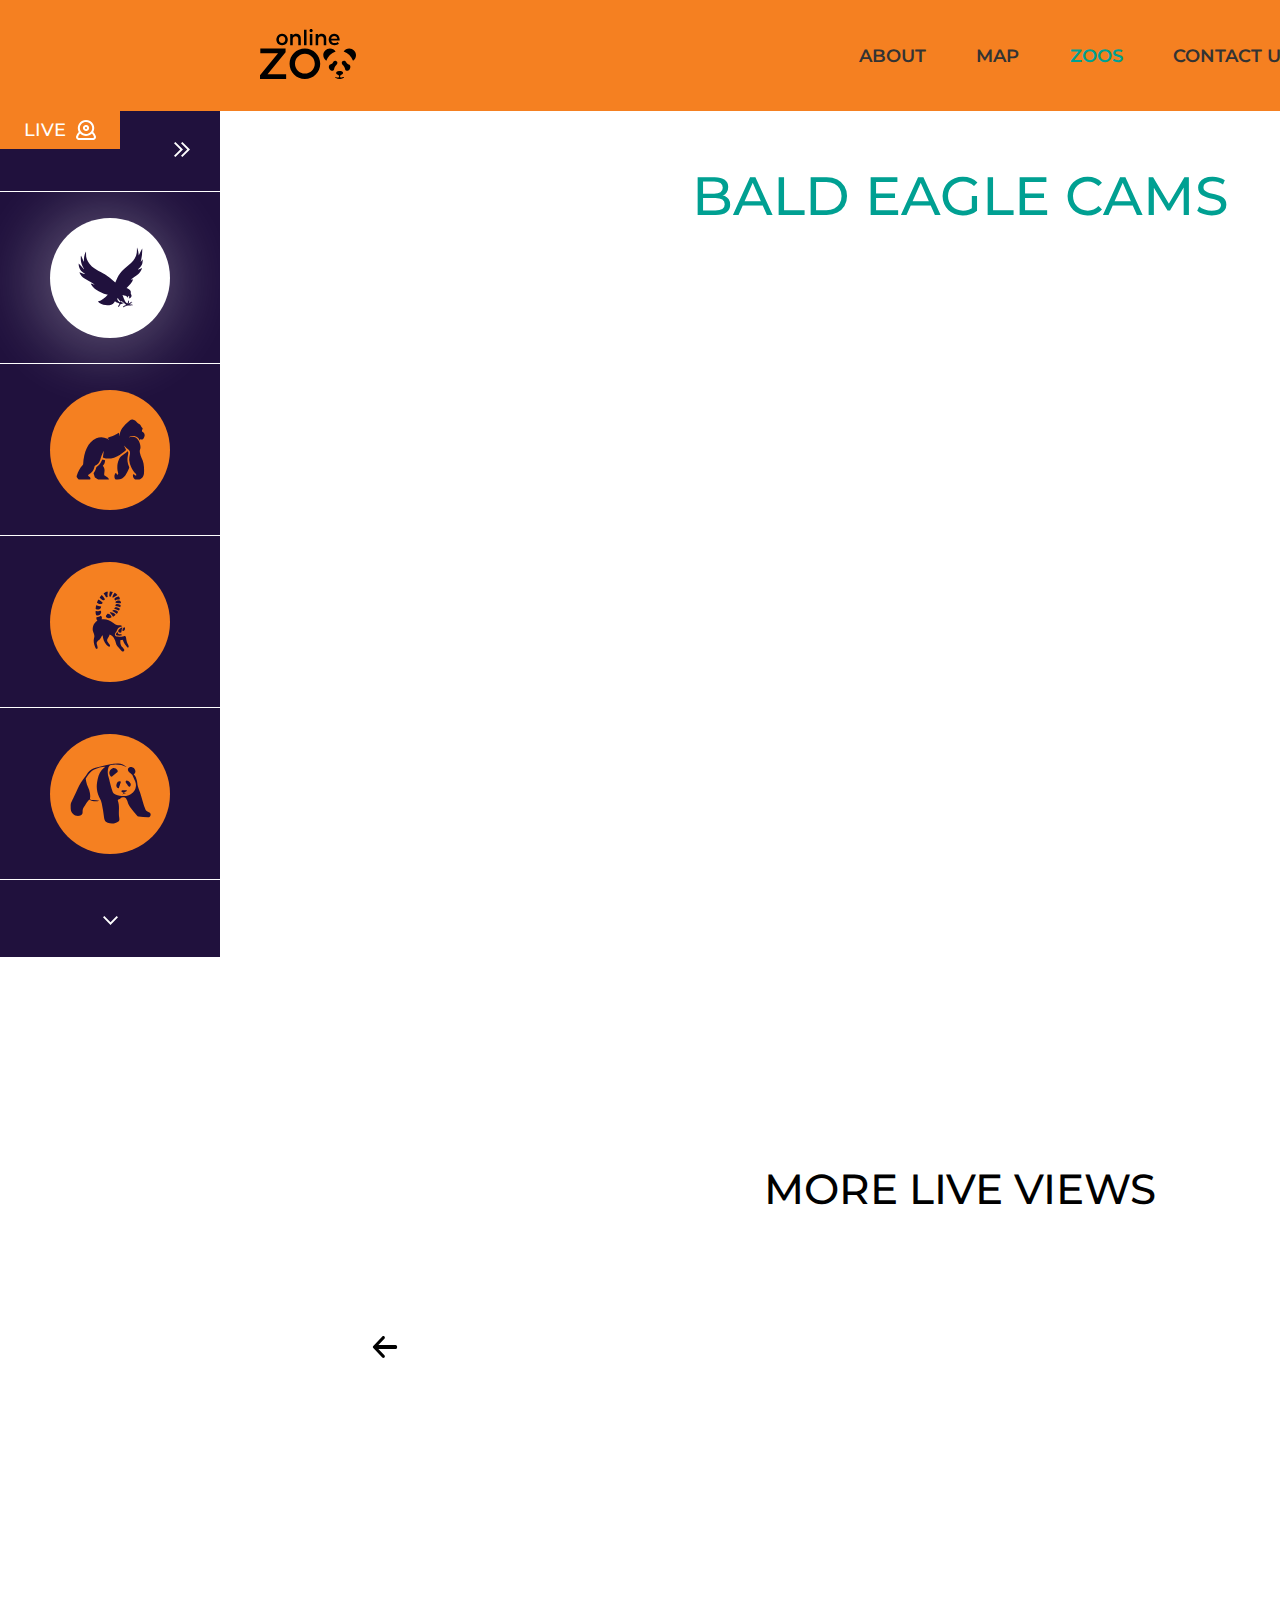
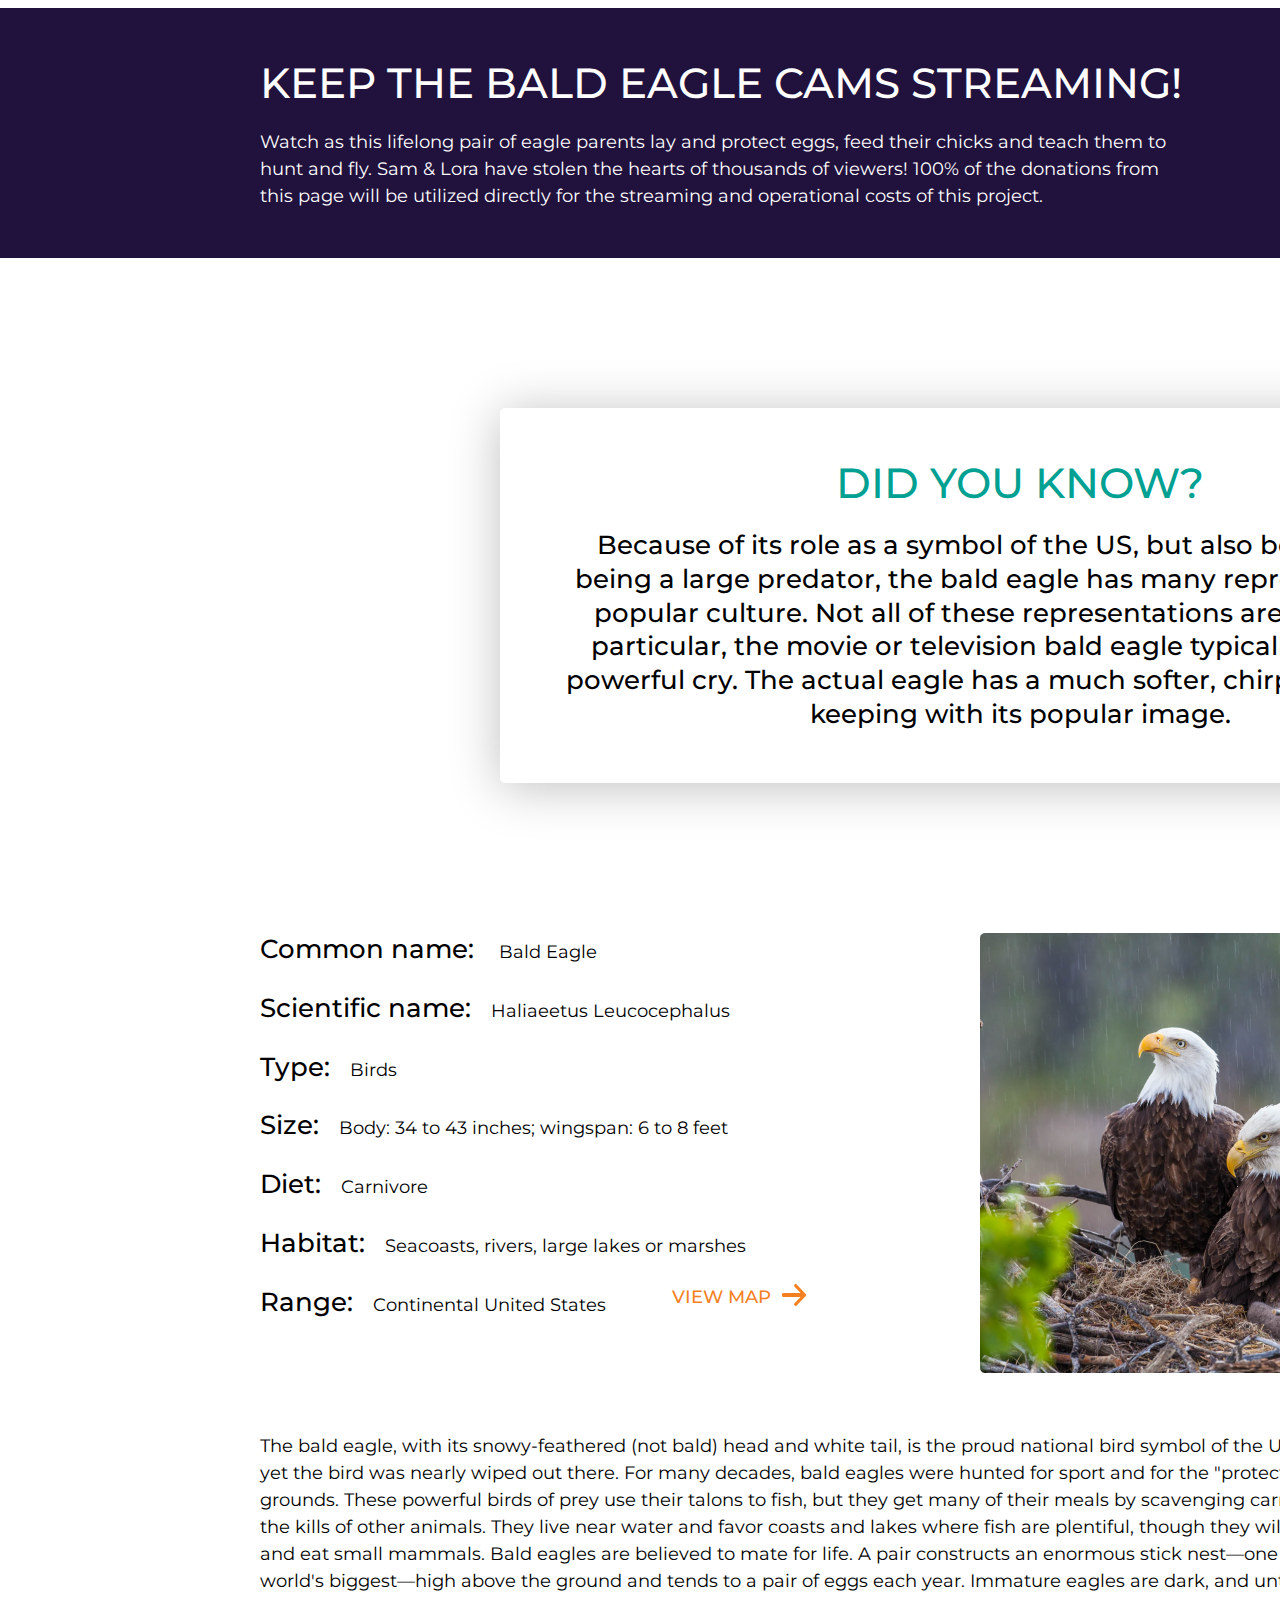
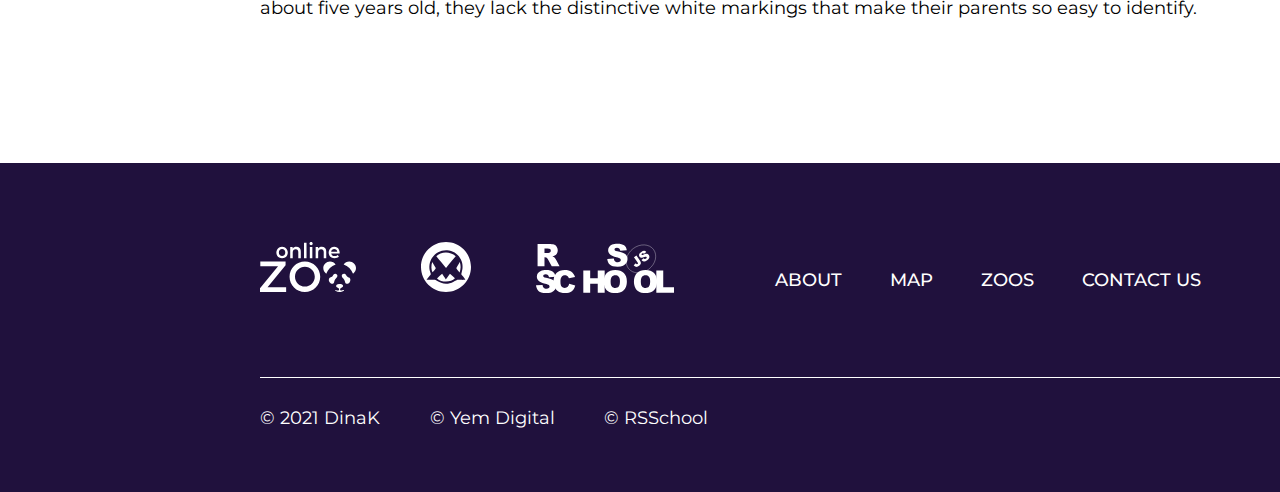
<file: online-zoo/pages/zoos/eagles/eagles.html>
<!DOCTYPE html>
<html lang="en">
<head>
    <meta charset="UTF-8">
    <meta http-equiv="X-UA-Compatible" content="IE=edge">
    <meta name="viewport" content="width=device-width, initial-scale=1.0">
    <link rel="preconnect" href="https://fonts.gstatic.com">
    <link rel="preconnect" href="https://fonts.gstatic.com">
    <link href="https://fonts.googleapis.com/css2?family=Montserrat:wght@400;500;800;900&display=swap" rel="stylesheet">
    <link rel="stylesheet" href="../../../assets/normalize.css">
    <link rel="stylesheet" href="../zoos.css">
    <title>online-zoo</title>
</head>
<body>
    <div class="cover hidden"></div>
    <div class="hidden main-pop-up">
        <button class="close-pop-up"></button>
        <img src="../../../assets/images/shakehands.jpg" alt="Shake hands animal adn human">
        <h3 class="pop-up-title">together we care, save and protect!</h3>
        <p class="pop-up-description">
            Your most generous gift not only cares for countless animals,
            but it also offers hope and a vital lifeline to the world’s most
            endangered wildlife relying on us to survive.
        </p>
        <div class="set-button">
            <button class="btn-pop-up btn-amount-main" data-amount="20">$20</button>
            <button class="btn-pop-up btn-amount-main" data-amount="30">$30</button>
            <button class="btn-pop-up btn-amount-main" data-amount="50">$50</button>
            <button class="btn-pop-up btn-amount-main" data-amount="80">$80</button>
            <button class="btn-pop-up btn-amount-main" data-amount="100">$100</button>
            <button class="btn-pop-up btn-amount-main" data-amount="0">other amount</button>
         </div>
    </div>
    <!-- FIRST -->
    <div class="make-donation pop-up-slide-first">
        <div class="header-pop-up"><h4>make your donation</h4></div>
        <div class="information">Donation Information:</div>
        <div class="donation-information">
            <label><span class="starts">*</span>Choose your donation amount:
                <div class="set-button">
                    <button class="hidden"></button>
                    <button class="btn-pop-up btn-amount-other" data-amount="10">$10</button>
                    <button class="btn-pop-up btn-amount-other" data-amount="20">$20</button>
                    <button class="btn-pop-up btn-amount-other" data-amount="30">$30</button>
                    <button class="btn-pop-up btn-amount-other" data-amount="50">$50</button>
                    <button class="btn-pop-up btn-amount-other" data-amount="80">$80</button>
                    <button class="btn-pop-up btn-amount-other" data-amount="100">$100</button>
                </div>
            </label>
             <div class="block-amount">
                <button class="btn-pop-up">other amount</button>
                <input type="number" class="donation-amount">
             </div>
             <div>
                <button class="btn-pop-up">for special pet</button>
                <select name="pets" id="pets" class="set-animal" selected="Choose your favourite">
                    <option value=""></option>
                    <option value="Panda">Lukas the Panda</option>
                    <option value="Lemur">Andy the Lemur</option>
                    <option value="Gorrila">Glen the Gorilla</option>
                    <option value="Alligator">Mike the Alligator</option>
                    <option value="Eagles">Sam & Lora the eagles family</option>
                    <option value="Koala">Liz the Koala</option>
                    <option value="Lion">Shake the Lion</option>
                    <option value="Tiger">Senja the Tiger</option>
                </select>
             </div>


             <label for="monthly-check" class="lable-monthly-check">
                <input type="checkbox" id="monthly-check" name="monthly-check" value="yes" class="monthly-check">
                Make this a monthly recurring gift
            </label>

            <div class="control-panel">
                <div class="counter-pages">
                    <div class="active-count"></div>
                    <div class="non-active-count"></div>
                    <div class="non-active-count"></div>
                </div>
                <button type="button" class="btn-pop-up first-next">Next
                </button>
            </div>
        </div>
    </div>
    <!-- SECOND -->
    <div class="make-donation pop-up-slide-second">
        <div class="header-pop-up"><h4>make your donation</h4></div>
        <div class="information">Billing Information:</div>
        <form action="" class="person-information">
            <label for="name"><span class="starts">*</span> Your Name <br>
                <input type="text" id="name" required class="input person-name">
            </label>

            <label for="email"><span class="starts">*</span> Your Email Address <br>
                <input type="email" id="email" required class="input person-email">
                <p>
                    You will receive emails from the Online Zoo, including updates and news
                    on the latest discoveries and translations. You can unsubscribe at any time.
                </p>
            </label>

            <div class="control-panel">
                <div class="counter-pages">
                    <div class="active-count"></div>
                    <div class="active-count"></div>
                    <div class="non-active-count"></div>
                </div>
                <button type="button" class="first-back btn-back">Back</button>
                <button type="button" class="btn-pop-up second-next">Next</button>
            </div>
        </form>
    </div>
    <!-- THIRD -->
    <div class="make-donation pop-up-slide-third">
            <div class="header-pop-up"><h4>make your donation</h4></div>
            <div class="information">Payment Information:</div>
            <form action="" class="payment-information">
                <div class="card-info">
                    <label for="card-number"><span class="starts">*</span> Credit Card Number<br>
                        <input type="number" class="card-number" id="card-number">
                    </label>
                    <label for="cvv-number"><span class="starts">*</span> CVV Number<br>
                        <input type="number" class="cvv-number" id="cvv-number">
                    </label>
                </div>
                <div class="date-info">
                    <label for="date-card"><span class="starts">*</span> Expiration Date<br>
                        <select name="month" id="date-month">
                            <option value="Month" selected disabled>Month</option>
                            <option value="01">01</option>
                            <option value="02">02</option>
                            <option value="03">03</option>
                            <option value="04">04</option>
                            <option value="05">05</option>
                            <option value="06">06</option>
                            <option value="07">07</option>
                            <option value="08">08</option>
                            <option value="09">09</option>
                            <option value="10">10</option>
                            <option value="11">11</option>
                            <option value="12">12</option>
                        </select>
                        <select name="year" id="date-year">
                            <option value="Year" selected disabled>Year</option>
                            <option value="2021">2021</option>
                            <option value="2022">2022</option>
                            <option value="2023">2023</option>
                            <option value="2024">2024</option>
                            <option value="2025">2025</option>
                            <option value="2026">2026</option>
                            <option value="2027">2027</option>
                            <option value="2028">2028</option>
                            <option value="2029">2029</option>
                            <option value="2030">2030</option>
                        </select>
                    </label>
                </div>


                <div class="control-panel">
                    <div class="counter-pages">
                        <div class="active-count"></div>
                        <div class="active-count"></div>
                        <div class="active-count"></div>
                    </div>
                    <button type="button" class="btn-back second-back">Back</button>
                    <button type="button" class="complete-donate">complete donation</button>
                </div>
            </form>
    </div>
    <header class="header_online-zoo">
        <h1>Online Zoo</h1>
        <div class="conteiner_size">

            <div class="header_content">

                <div class="online-zoo_logo">
                    <a href="https://rolling-scopes-school.github.io/jakij-JSFE2021Q1/online-zoo/index.html"><img src="../../../assets/icons/Logo_black.svg" alt="logo_online-zoo"></a>
                </div>

                <nav class="header_navigation">
                    <ul class="online-zoo_pages-nav">
                        <li><a href="../../../index.html" class="nav-link">about</a></li>
                        <li><a href="../../map/map.html" class="nav-link">map</a></li>
                        <li><a href="" class="nav-link-active">zoos</a></li>
                        <li><a href="../../contactus/contuctus.html" class="nav-link">contact us</a></li>
                        <li><a href="https://www.figma.com/file/lnK11foY8Aoa6oOlDXovVN/Online-ZOO-Project" class="nav-link">design</a></li>
                    </ul>

                    <ul class="online-zoo_social-nav">
                        <li  class="icons_social"><a href="https://www.youtube.com/" class="youtube" target="_blank"></a></li>
                        <li class="icons_social"><a href="https://www.instagram.com/" class="instagram" target="_blank"></a></li>
                        <li class="icons_social"><a href="https://ru-ru.facebook.com/" class="facebook" target="_blank"></a></li>
                    </ul>
                </nav>

                <button class="burger-menu-btn"></button>

                <nav class="burger-menu">
                    <button class="burger-menu-btn-close"></button>
                    <ul class="burger-menu_pages-nav">
                        <li><a href="../../../index.html" class="burger-nav-link">about</a></li>
                        <li><a href="../../map/map.html" class="burger-nav-link">map</a></li>
                        <li><a href="" class="burger-nav-link-active">zoos</a></li>
                        <li><a href="../../contactus/contuctus.html" class="burger-nav-link">contact us</a></li>
                    <li><a href="https://www.figma.com/file/lnK11foY8Aoa6oOlDXovVN/Online-ZOO-Project" class="burger-nav-link">design</a></li>
                    </ul>
                </nav>

            </div>

        </div>
    </header>

    <main>

        <article class="live-cam">
            <div class="conteiner_size conteiner_size-live-cam">
                <article class="aside-wrapper">
                    <aside class="side-menu">

                        <div class="side-item first">
                            <div class="icon-live">
                                live
                                <img src="../assets/icons/cam.svg" alt="camera">
                            </div>

                            <button class="open-side-btn">
                                <img src="../assets/icons/arrow_open.svg" alt="">
                            </button>
                            <button class="close-side-btn">
                                <img src="../assets/icons/arrow_close.svg" alt="">
                            </button>

                        </div>

                        <div class="inside-wrapper">

                            <div class="inside-item main-aside-block" style="order: 0;">
                                    <div class="active-page without-description">
                                        <img src="../assets/icons/Eagle.svg" alt="Eagles">
                                    </div>
                                    <div class="none-active-animal-block with-description">
                                        <img src="../assets/icons/Eagle_full-white.svg" alt="Eagles">
                                        <p>
                                            Watch The Bald Eagles Nest from West End cam
                                        </p>
                                    </div>
                            </div>

                            <div class="inside-item main-aside-block" style="order: 1;">
                                <a href="../gorillas/gorillas.html">
                                    <div class="none-active-page without-description">
                                        <img src="../assets/icons/Gorilla.svg" alt="Gorilla">
                                    </div>
                                    <div class="none-active-animal-block with-description">
                                        <img src="../assets/icons/Gorilla_full-orange.svg" alt="Gorilla">
                                        <p>
                                            Livestream from Gorilla Forest Corridor habitat cam
                                        </p>
                                    </div>
                                </a>
                            </div>

                            <div class="inside-item main-aside-block" style="order: 2;">
                                <a href="../lemurs/lemurs.html">
                                    <div class="none-active-page without-description">
                                        <img src="../assets/icons/Lemur.svg" alt="Lemur">
                                    </div>
                                    <div class="none-active-animal-block with-description">
                                        <img src="../assets/icons/Lemur_full-orange.svg" alt="Lemur">
                                        <p>
                                            The ring-tailed lemurs play in Madagascar, Lemuria Land
                                        </p>
                                    </div>
                                </a>
                            </div>

                            <div class="inside-item main-aside-block" style="order: 3;">
                                <a href="../../zoos/panda/panda.html">
                                    <div class="none-active-page without-description">
                                        <img src="../assets/icons/Panda.svg" alt="Panda">
                                    </div>
                                    <div class="active-animal-block with-description">
                                        <img src="../assets/icons/Panda_full-orange.svg" alt="Panda">
                                        <p>
                                            Watch live from China's  Panda Center
                                        </p>
                                    </div>
                                </a>
                            </div>

                            <div class="inside-item main-aside-block" style="order: 4;">
                                    <div class="none-active-page without-description">
                                        <img src="../assets/icons/tiger.svg" alt="Tiger">
                                    </div>
                                    <div class="none-active-animal-block with-description">
                                        <img src="../assets/icons/tiger_full-orange.svg" alt="Tiger">
                                        <p>
                                            The ring-tailed lemurs play in Madagascar, Lemuria Land
                                        </p>
                                    </div>
                            </div>

                            <div class="inside-item main-aside-block" style="order: 5;">
                                    <div class="none-active-page without-description">
                                        <img src="../assets/icons/Lion.svg" alt="Lion">
                                    </div>
                                    <div class="none-active-animal-block with-description">
                                        <img src="../assets/icons/Lion_full-orange.svg" alt="Lion">
                                        <p>
                                            The ring-tailed lemurs play in Madagascar, Lemuria Land
                                        </p>
                                    </div>
                            </div>

                            <div class="inside-item main-aside-block" style="order: 6;">
                                    <div class="none-active-page without-description">
                                        <img src="../assets/icons/Alligator.svg" alt="Alligator">
                                    </div>
                                    <div class="none-active-animal-block with-description">
                                        <img src="../assets/icons/Alligator_full-orange.svg" alt="Alligator">
                                        <p>
                                            The ring-tailed lemurs play in Madagascar, Lemuria Land
                                        </p>
                                    </div>
                            </div>

                            <div class="inside-item main-aside-block" style="order: 7;">
                                    <div class="none-active-page without-description">
                                        <img src="../assets/icons/Coala.svg" alt="Coala">
                                    </div>
                                    <div class="none-active-animal-block with-description">
                                        <img src="../assets/icons/Coala_full-orange.svg" alt="Coala">
                                        <p>
                                            The ring-tailed lemurs play in Madagascar, Lemuria Land
                                        </p>
                                    </div>
                            </div>
                        </div>

                        <div class="side-item last">
                            <button class="more-side-btn">
                                <img src="../assets/icons/arrow-more.svg" alt="" class="more">
                            </button>
                        </div>

                    </aside>
                    <aside class="side-menu-adaptive">

                        <div class="side-item first">

                            <button class="open-side-btn">
                                <img src="../assets/icons/arrow_open.svg" alt="">
                            </button>

                        </div>

                        <div class="inside-item">
                            <img src="../assets/icons/Eagle_white.svg" alt="Eagles">
                        </div>

                        <div class="inside-item none-active">
                            <a href="../gorillas/gorillas.html">
                                <img src="../assets/icons/Gorilla_orange.svg" alt="Gorilla">
                            </a>
                        </div>

                        <div class="inside-item none-active">
                            <a href="../lemurs/lemurs.html">
                                <img src="../assets/icons/Lemur_orange.svg" alt="Lemur">
                            </a>
                        </div>

                        <div class="inside-item none-active">
                            <a href="../panda/panda.html">
                                <img src="../assets/icons/Panda_orange.svg" alt="Panda">
                            </a>
                        </div>


                        <div class="side-item last">
                            <button class="more-side-btn">
                                <img src="../assets/icons/arrow-more.svg" alt="">
                            </button>
                        </div>

                    </aside>
                </article>
                <div class="live-cam_main-blok">

                    <button class="btn_donation btn-donate">
                        donate now
                        <a href=""></a>
                        <img src="../../../assets/icons/arrow_next.svg" alt="arrow">
                    </button>

                    <h3>
                        Bald Eagle cams
                    </h3>

                    <div class="movie-from-youtube">
                        <div class="plug-on-video"></div>
                        <iframe class="main-iframe-video" id="iframe-video" src="https://www.youtube.com/embed/peyNLTl7g6A?controls=0" title="YouTube video player" frameborder="0" allow="accelerometer; autoplay; clipboard-write; encrypted-media; gyroscope; picture-in-picture" allowfullscreen ></iframe>
                    </div>


                    <div class="live-cam-slider">
                        <h4>
                            more live views
                        </h4>

                        <div class="slide-conteiner">
                            <button class="btn-slider-move btn-back-movie">
                                <img src="../../../assets/icons/arrow_back_black.svg" alt="">
                            </button>

                            <div class="movie-conteiner-wrapper">
                                <div class="movie-conteiner" style="order: 0;">
                                    <div class="plug-on-video"></div>
                                    <iframe  id="iframe-video" src="https://www.youtube.com/embed/SOo4wwavdLc?controls=0" title="YouTube video player" frameborder="0" allow="accelerometer; autoplay; clipboard-write; encrypted-media; gyroscope; picture-in-picture" allowfullscreen></iframe>
                                    <!-- <iframe id="iframe-video" src="https://www.youtube.com/embed/peyNLTl7g6A?controls=0" title="YouTube video player" frameborder="0" allow="accelerometer; autoplay; clipboard-write; encrypted-media; gyroscope; picture-in-picture" allowfullscreen></iframe> -->
                                    <img src="../assets/icons/cam1.svg" alt="">
                                </div>
                                <div class="movie-conteiner" style="order: 1;">
                                    <div class="plug-on-video"></div>
                                    <iframe id="iframe-video" src="https://www.youtube.com/embed/peyNLTl7g6A?controls=0" title="YouTube video player" frameborder="0" allow="accelerometer; autoplay; clipboard-write; encrypted-media; gyroscope; picture-in-picture" allowfullscreen></iframe>
                                    <img src="../assets/icons/cam2.svg" alt="">
                                </div>
                                <div class="movie-conteiner" style="order: 2;">
                                    <div class="plug-on-video"></div>
                                    <iframe  id="iframe-video" src="https://www.youtube.com/embed/SOo4wwavdLc?controls=0" title="YouTube video player" frameborder="0" allow="accelerometer; autoplay; clipboard-write; encrypted-media; gyroscope; picture-in-picture" allowfullscreen></iframe>
                                    <!-- <iframe id="iframe-video" src="https://www.youtube.com/embed/peyNLTl7g6A?controls=0" title="YouTube video player" frameborder="0" allow="accelerometer; autoplay; clipboard-write; encrypted-media; gyroscope; picture-in-picture" allowfullscreen></iframe> -->
                                    <img src="../assets/icons/cam3.svg" alt="">
                                </div>
                                <div class="movie-conteiner" style="order: 3;">
                                    <div class="plug-on-video"></div>
                                    <iframe id="iframe-video" src="https://www.youtube.com/embed/peyNLTl7g6A?controls=0" title="YouTube video player" frameborder="0" allow="accelerometer; autoplay; clipboard-write; encrypted-media; gyroscope; picture-in-picture" allowfullscreen></iframe>
                                    <img src="../assets/icons/cam1.svg" alt="">
                                </div>
                                <div class="movie-conteiner" style="order: 4;">
                                    <div class="plug-on-video"></div>
                                    <iframe  id="iframe-video" src="https://www.youtube.com/embed/SOo4wwavdLc?controls=0" title="YouTube video player" frameborder="0" allow="accelerometer; autoplay; clipboard-write; encrypted-media; gyroscope; picture-in-picture" allowfullscreen></iframe>
                                    <!-- <iframe id="iframe-video" src="https://www.youtube.com/embed/peyNLTl7g6A?controls=0" title="YouTube video player" frameborder="0" allow="accelerometer; autoplay; clipboard-write; encrypted-media; gyroscope; picture-in-picture" allowfullscreen></iframe> -->
                                    <img src="../assets/icons/cam2.svg" alt="">
                                </div>
                                <div class="movie-conteiner" style="order: 5;">
                                    <div class="plug-on-video"></div>
                                    <iframe id="iframe-video" src="https://www.youtube.com/embed/peyNLTl7g6A?controls=0" title="YouTube video player" frameborder="0" allow="accelerometer; autoplay; clipboard-write; encrypted-media; gyroscope; picture-in-picture" allowfullscreen></iframe>
                                    <img src="../assets/icons/cam3.svg" alt="">
                                </div>
                            </div>

                            <button class="btn-slider-move btn-forward">
                                <img src="../../../assets/icons/arrow_next_black.svg" alt="">
                            </button>
                        </div>

                    </div>

                </div>
            </div>
        </article>

        <article class="online-zoo_quick-donation">
            <div class="conteiner_size">
                <div class="quick-donation_content eagle">

                    <div class="quick-donation_content-description">
                        <h4>
                            Keep the Bald Eagle cams Streaming!
                        </h4>

                        <p class="eagles">
                            Watch as this lifelong pair of eagle parents lay and protect eggs, feed their chicks and teach them to
                            hunt and fly. Sam & Lora have stolen the hearts of thousands of viewers! 100% of the donations from
                            this page will be utilized directly for the streaming and operational costs of this project.
                        </p>

                    </div>

                    <div class="quick-donation_content-form">
                        <label for="donate" id="label-donate">
                            Quick Donate
                        </label>

                        <form action="" method="POST" enctype="multipart/form-data" class="quick-donation_content-form-sent">
                            <span>$</span>
                            <input max="9999" type="number" name="donate_name" id="donate" placeholder="Donation Amount" class="input_donation">
                            <button class="bnt_donation_sent" type="button">
                                <img src="../../../assets/icons/arrow.svg" alt="arrow">
                            </button>
                        </form>

                    </div>

                </div>
            </div>

        </article>

        <article class="did-you-know">
            <div class="conteiner_size">
                <div class="did-you-now_main-block eagles">
                    <section class="did-you-know_title eagles">
                        <h4>did you know?</h4>
                        <p>
                            Because of its role as a symbol of the US, but also because of its
                            being a large predator, the bald eagle has many representations in
                            popular culture. Not all of these representations are accurate. In
                            particular, the movie or television bald eagle typically has a bold,
                            powerful cry. The actual eagle has a much softer, chirpy voice, not in
                            keeping with its popular image.
                        </p>
                    </section>

                    <section class="did-you-know_description">
                        <div class="description_block1">

                            <div class="block1_content">
                                <div class="list_description eagles">
                                    <p><span>Common name:</span> Bald Eagle</p>
                                    <p><span>Scientific name:</span>Haliaeetus Leucocephalus</p>
                                    <p><span>Type:</span>Birds</p>
                                    <p><span>Size:</span>Body: 34 to 43 inches; wingspan: 6 to 8 feet</p>
                                    <p><span>Diet:</span>Carnivore</p>
                                    <p><span>Habitat:</span>Seacoasts, rivers, large lakes or marshes</p>
                                    <p><span>Range:</span>Continental United States
                                        <a href="../../map/map.html">
                                            <button class="view_live_cam-btn">
                                                view map
                                                <div class="view_live_cam-btn-img"></div>
                                            </button>
                                        </a>
                                    </p>
                                </div>
                                <!-- <a href="../../map/map.html" class="btn_map">
                                    view map
                                    <img src="../../../assets/icons/arrow_next-or.svg" alt="arrow" class="btn_img">
                                </a> -->
                                <!-- <button class="view_live_cam-btn">
                                    view map
                                    <img src="./assets/icons/arrow_next-or.svg" alt="arrow" class="view_live_cam-btn-img">
                                </button> -->
                            </div>

                            <div class="block1_img eagles">

                            </div>
                        </div>

                        <div class="description_block2">
                            The bald eagle, with its snowy-feathered (not bald) head and white tail, is the proud national bird symbol of the United
                            States—yet the bird was nearly wiped out there. For many decades, bald eagles were hunted for sport and for the "protection" of
                            fishing grounds.  These powerful birds of prey use their talons to fish, but they get many of their meals by scavenging carrion or
                            stealing the kills of other animals. They live near water and favor coasts and lakes where fish are plentiful, though they will also
                            snare and eat small mammals. Bald eagles are believed to mate for life. A pair constructs an enormous stick nest—one of the
                            bird-world's biggest—high above the ground and tends to a pair of eggs each year. Immature eagles are dark, and until they are
                            about five years old, they lack the distinctive white markings that make their parents so easy to identify.
                        </div>
                    </section>

                </div>

            </div>
        </article>

    </main>

    <footer class="footer_online-zoo">
        <div class="conteiner_size">
            <div class="footer_content">
                <div class="footer_content_block-1">
                    <div class="logos-courses">
                        <a href="../../../index.html">
                            <div class="online-zoo_logo">
                                <img src="../../../assets/icons/Logo_white.svg" alt="logo_online-zoo">
                            </div>
                        </a>

                        <div class="online-zoo_logo" title="Yem Digita">
                            <img src="../../../assets/icons/Yem_Digital.svg" alt="logo_yem_digital">
                        </div>

                        <div class="online-zoo_logo" title="Rolling Scopes School">
                            <img src="../../../assets/icons/rs_school_js_logo.svg" alt="logo_RSS">
                        </div>
                    </div>

                    <ul class="online-zoo_pages-nav_footer">
                        <li><a href="../../../index.html" class="nav-link">about</a></li>
                        <li><a href="../../map/map.html" class="nav-link">map</a></li>
                        <li><a href="" class="nav-link">zoos</a></li>
                        <li><a href="../../contactus/contuctus.html" class="nav-link">contact us</a></li>
                    </ul>

                    <button class="online-zoo_button btn-donate">
                        <span>donate for volunteers</span>
                        <img class="img_arrow" src="../../../assets/icons/arrow_next.svg" alt="arrow" class="meet-pets_btn-choose-arrow">
                    </button>

                </div>

                <div class="footer_content_block-2">
                    <ul class="footer_link_creator">
                        <li>© 2021 DinaK </li>
                        <li>© Yem Digital </li>
                        <li>© RSSchool</li>
                    </ul>

                    <ul class="online-zoo_social-nav">
                        <li  class="icons_social"><a href="https://www.youtube.com/" class="youtube" target="_blank"></a></li>
                        <li class="icons_social"><a href="https://www.instagram.com/" class="instagram" target="_blank"></a></li>
                        <li class="icons_social"><a href="https://ru-ru.facebook.com/" class="facebook" target="_blank"></a></li>
                    </ul>
                </div>
            </div>
        </div>
    </footer>

    <script src="../../../script.js"></script>
    <script src="../zoos.js"></script>
</body>
</html>
</file>
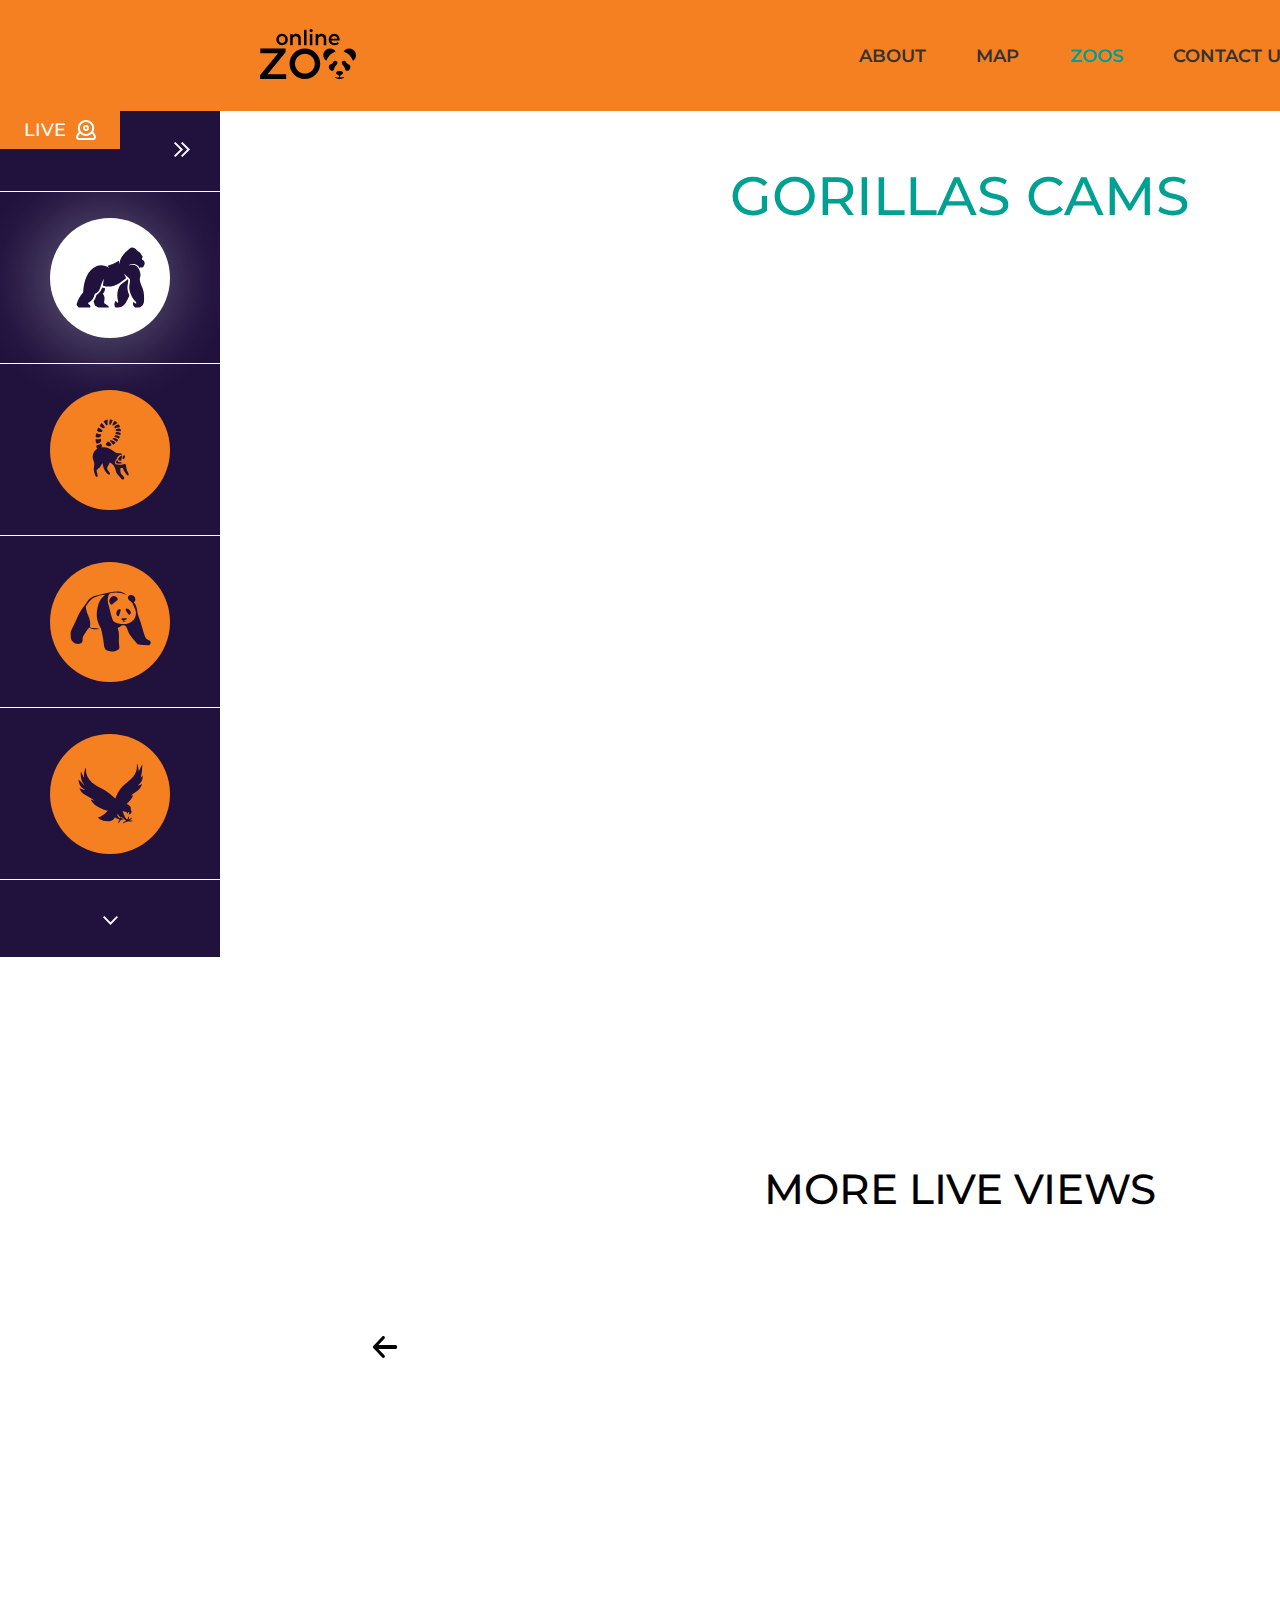
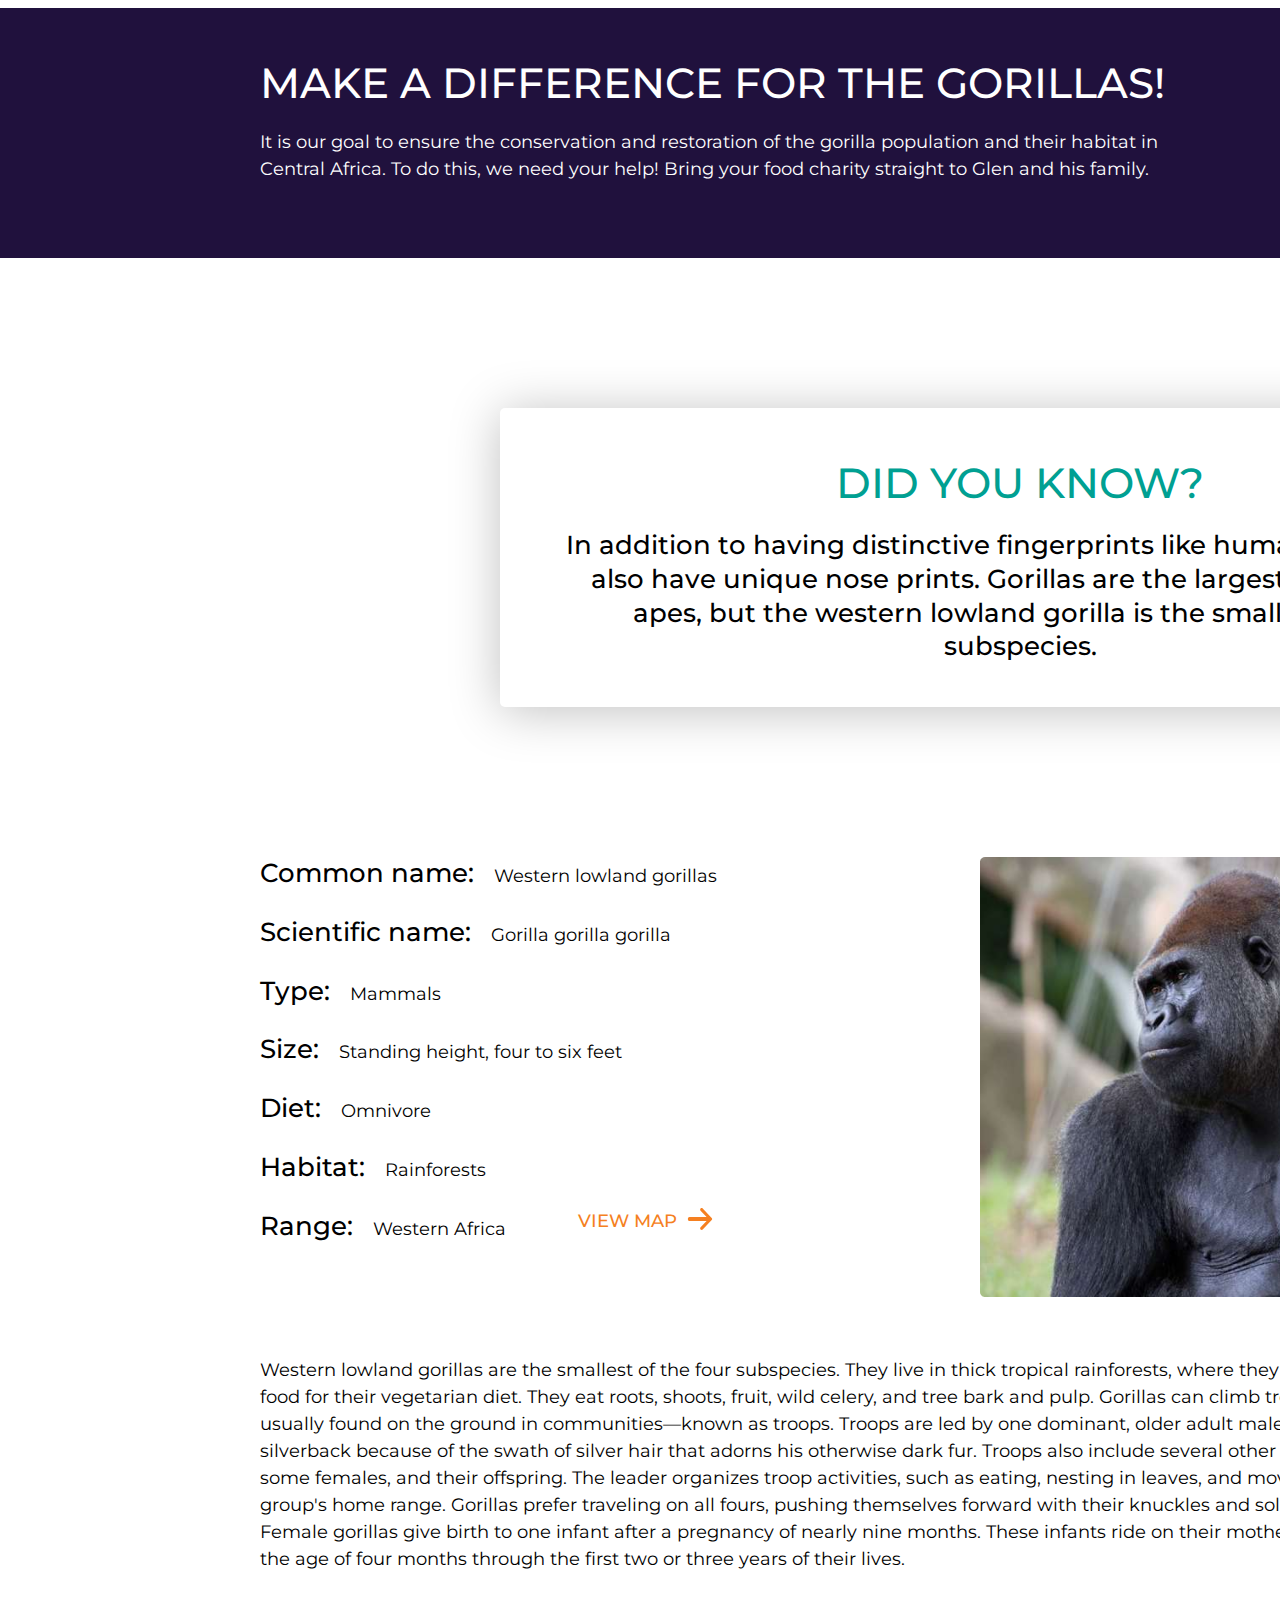
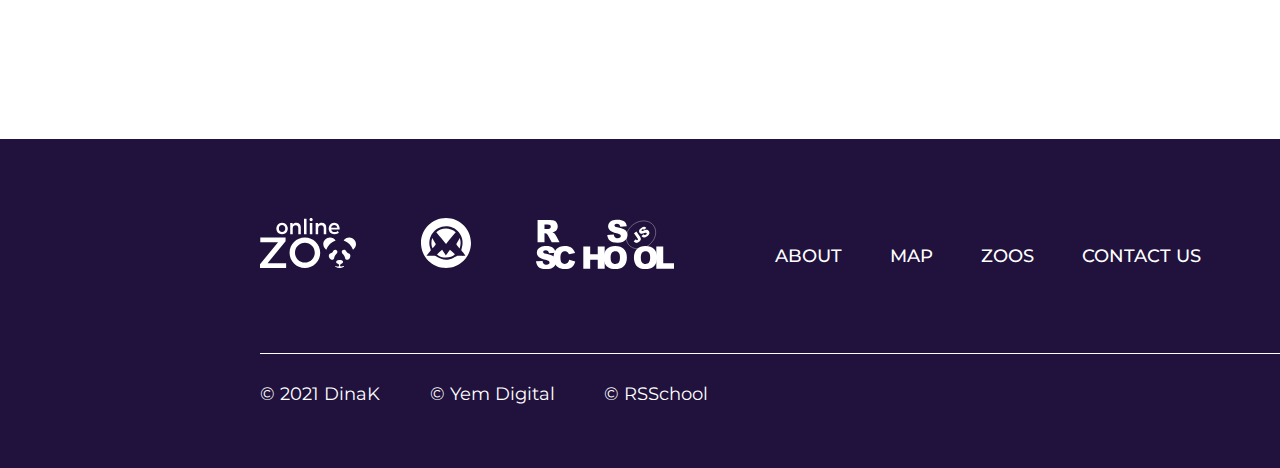
<file: online-zoo/pages/zoos/gorillas/gorillas.html>
<!DOCTYPE html>
<html lang="en">
<head>
    <meta charset="UTF-8">
    <meta http-equiv="X-UA-Compatible" content="IE=edge">
    <meta name="viewport" content="width=device-width, initial-scale=1.0">
    <link rel="preconnect" href="https://fonts.gstatic.com">
    <link rel="preconnect" href="https://fonts.gstatic.com">
    <link href="https://fonts.googleapis.com/css2?family=Montserrat:wght@400;500;800;900&display=swap" rel="stylesheet">
    <link rel="stylesheet" href="../../../assets/normalize.css">
    <link rel="stylesheet" href="../zoos.css">
    <title>online-zoo</title>
</head>
<body>
    <div class="cover hidden"></div>
    <div class="hidden main-pop-up">
        <button class="close-pop-up"></button>
        <img src="../../../assets/images/shakehands.jpg" alt="Shake hands animal adn human">
        <h3 class="pop-up-title">together we care, save and protect!</h3>
        <p class="pop-up-description">
            Your most generous gift not only cares for countless animals,
            but it also offers hope and a vital lifeline to the world’s most
            endangered wildlife relying on us to survive.
        </p>
        <div class="set-button">
            <button class="btn-pop-up btn-amount-main" data-amount="20">$20</button>
            <button class="btn-pop-up btn-amount-main" data-amount="30">$30</button>
            <button class="btn-pop-up btn-amount-main" data-amount="50">$50</button>
            <button class="btn-pop-up btn-amount-main" data-amount="80">$80</button>
            <button class="btn-pop-up btn-amount-main" data-amount="100">$100</button>
            <button class="btn-pop-up btn-amount-main" data-amount="0">other amount</button>
         </div>
    </div>
    <!-- FIRST -->
    <div class="make-donation pop-up-slide-first">
        <div class="header-pop-up"><h4>make your donation</h4></div>
        <div class="information">Donation Information:</div>
        <div class="donation-information">
            <label><span class="starts">*</span>Choose your donation amount:
                <div class="set-button">
                    <button class="hidden"></button>
                    <button class="btn-pop-up btn-amount-other" data-amount="10">$10</button>
                    <button class="btn-pop-up btn-amount-other" data-amount="20">$20</button>
                    <button class="btn-pop-up btn-amount-other" data-amount="30">$30</button>
                    <button class="btn-pop-up btn-amount-other" data-amount="50">$50</button>
                    <button class="btn-pop-up btn-amount-other" data-amount="80">$80</button>
                    <button class="btn-pop-up btn-amount-other" data-amount="100">$100</button>
                </div>
            </label>
             <div class="block-amount">
                <button class="btn-pop-up">other amount</button>
                <input type="number" class="donation-amount">
             </div>
             <div>
                <button class="btn-pop-up">for special pet</button>
                <select name="pets" id="pets" class="set-animal" selected="Choose your favourite">
                    <option value=""></option>
                    <option value="Panda">Lukas the Panda</option>
                    <option value="Lemur">Andy the Lemur</option>
                    <option value="Gorrila">Glen the Gorilla</option>
                    <option value="Alligator">Mike the Alligator</option>
                    <option value="Eagles">Sam & Lora the eagles family</option>
                    <option value="Koala">Liz the Koala</option>
                    <option value="Lion">Shake the Lion</option>
                    <option value="Tiger">Senja the Tiger</option>
                </select>
             </div>


             <label for="monthly-check" class="lable-monthly-check">
                <input type="checkbox" id="monthly-check" name="monthly-check" value="yes" class="monthly-check">
                Make this a monthly recurring gift
            </label>

            <div class="control-panel">
                <div class="counter-pages">
                    <div class="active-count"></div>
                    <div class="non-active-count"></div>
                    <div class="non-active-count"></div>
                </div>
                <button type="button" class="btn-pop-up first-next">Next
                </button>
            </div>
        </div>
    </div>
    <!-- SECOND -->
    <div class="make-donation pop-up-slide-second">
        <div class="header-pop-up"><h4>make your donation</h4></div>
        <div class="information">Billing Information:</div>
        <form action="" class="person-information">
            <label for="name"><span class="starts">*</span> Your Name <br>
                <input type="text" id="name" required class="input person-name">
            </label>

            <label for="email"><span class="starts">*</span> Your Email Address <br>
                <input type="email" id="email" required class="input person-email">
                <p>
                    You will receive emails from the Online Zoo, including updates and news
                    on the latest discoveries and translations. You can unsubscribe at any time.
                </p>
            </label>

            <div class="control-panel">
                <div class="counter-pages">
                    <div class="active-count"></div>
                    <div class="active-count"></div>
                    <div class="non-active-count"></div>
                </div>
                <button type="button" class="first-back btn-back">Back</button>
                <button type="button" class="btn-pop-up second-next">Next</button>
            </div>
        </form>
    </div>
    <!-- THIRD -->
    <div class="make-donation pop-up-slide-third">
            <div class="header-pop-up"><h4>make your donation</h4></div>
            <div class="information">Payment Information:</div>
            <form action="" class="payment-information">
                <div class="card-info">
                    <label for="card-number"><span class="starts">*</span> Credit Card Number<br>
                        <input type="number" class="card-number" id="card-number">
                    </label>
                    <label for="cvv-number"><span class="starts">*</span> CVV Number<br>
                        <input type="number" class="cvv-number" id="cvv-number">
                    </label>
                </div>
                <div class="date-info">
                    <label for="date-card"><span class="starts">*</span> Expiration Date<br>
                        <select name="month" id="date-month">
                            <option value="Month" selected disabled>Month</option>
                            <option value="01">01</option>
                            <option value="02">02</option>
                            <option value="03">03</option>
                            <option value="04">04</option>
                            <option value="05">05</option>
                            <option value="06">06</option>
                            <option value="07">07</option>
                            <option value="08">08</option>
                            <option value="09">09</option>
                            <option value="10">10</option>
                            <option value="11">11</option>
                            <option value="12">12</option>
                        </select>
                        <select name="year" id="date-year">
                            <option value="Year" selected disabled>Year</option>
                            <option value="2021">2021</option>
                            <option value="2022">2022</option>
                            <option value="2023">2023</option>
                            <option value="2024">2024</option>
                            <option value="2025">2025</option>
                            <option value="2026">2026</option>
                            <option value="2027">2027</option>
                            <option value="2028">2028</option>
                            <option value="2029">2029</option>
                            <option value="2030">2030</option>
                        </select>
                    </label>
                </div>


                <div class="control-panel">
                    <div class="counter-pages">
                        <div class="active-count"></div>
                        <div class="active-count"></div>
                        <div class="active-count"></div>
                    </div>
                    <button type="button" class="btn-back second-back">Back</button>
                    <button type="button" class="complete-donate">complete donation</button>
                </div>
            </form>
    </div>
    <header class="header_online-zoo">
        <h1>Online Zoo</h1>
        <div class="conteiner_size">

            <div class="header_content">
                <a href="../../../index.html">
                    <div class="online-zoo_logo">
                        <img src="../../../assets/icons/Logo_black.svg" alt="logo_online-zoo">
                    </div>
                </a>

                <nav class="header_navigation">
                    <ul class="online-zoo_pages-nav">
                        <li><a href="../../../index.html" class="nav-link">about</a></li>
                        <li><a href="../../map/map.html" class="nav-link">map</a></li>
                        <li><a href="" class="nav-link-active">zoos</a></li>
                        <li><a href="../../contactus/contuctus.html" class="nav-link">contact us</a></li>
                        <li><a href="https://www.figma.com/file/lnK11foY8Aoa6oOlDXovVN/Online-ZOO-Project" class="nav-link">design</a></li>

                    </ul>

                    <ul class="online-zoo_social-nav">
                        <li  class="icons_social"><a href="https://www.youtube.com/" class="youtube" target="_blank"></a></li>
                        <li class="icons_social"><a href="https://www.instagram.com/" class="instagram" target="_blank"></a></li>
                        <li class="icons_social"><a href="https://ru-ru.facebook.com/" class="facebook" target="_blank"></a></li>
                    </ul>
                </nav>

                <button class="burger-menu-btn"></button>

                <nav class="burger-menu">
                    <button class="burger-menu-btn-close"></button>
                    <ul class="burger-menu_pages-nav">
                        <li><a href="../../../index.html" class="burger-nav-link">about</a></li>
                        <li><a href="../../map/map.html" class="burger-nav-link">map</a></li>
                        <li><a href="" class="burger-nav-link-active">zoos</a></li>
                        <li><a href="../../contactus/contuctus.html" class="burger-nav-link">contact us</a></li>
                    <li><a href="https://www.figma.com/file/lnK11foY8Aoa6oOlDXovVN/Online-ZOO-Project" class="burger-nav-link">design</a></li>
                    </ul>
                </nav>

            </div>

        </div>
    </header>
    <main>
        <article class="live-cam">
            <div class="conteiner_size conteiner_size-live-cam">
                <article class="aside-wrapper">
                    <aside class="side-menu">

                        <div class="side-item first">
                            <div class="icon-live">
                                live
                                <img src="../assets/icons/cam.svg" alt="camera">
                            </div>

                            <button class="open-side-btn">
                                <img src="../assets/icons/arrow_open.svg" alt="">
                            </button>
                            <button class="close-side-btn">
                                <img src="../assets/icons/arrow_close.svg" alt="">
                            </button>

                        </div>

                        <div class="inside-wrapper">

                            <div class="inside-item main-aside-block" style="order: 0;">
                                    <div class="active-page without-description">
                                        <img src="../assets/icons/Gorilla.svg" alt="Gorilla">
                                    </div>
                                    <div class="none-active-animal-block with-description">
                                        <img src="../assets/icons/Gorilla_full-white.svg" alt="Gorilla">
                                        <p>
                                            Livestream from Gorilla Forest Corridor habitat cam
                                        </p>
                                    </div>
                            </div>

                            <div class="inside-item main-aside-block" style="order: 1;">
                                <a href="../lemurs/lemurs.html">
                                    <div class="none-active-page without-description">
                                        <img src="../assets/icons/Lemur.svg" alt="Lemur">
                                    </div>
                                    <div class="none-active-animal-block with-description">
                                        <img src="../assets/icons/Lemur_full-orange.svg" alt="Lemur">
                                        <p>
                                            The ring-tailed lemurs play in Madagascar, Lemuria Land
                                        </p>
                                    </div>
                                </a>
                            </div>

                            <div class="inside-item main-aside-block" style="order: 2;">
                                <a href="../panda/panda.html">
                                    <div class="none-active-page without-description">
                                        <img src="../assets/icons/Panda.svg" alt="Panda">
                                    </div>
                                    <div class="active-animal-block with-description">
                                        <img src="../assets/icons/Panda_full-orange.svg" alt="Panda">
                                        <p>
                                            Watch live from China's  Panda Center
                                        </p>
                                    </div>
                                </a>
                            </div>

                            <div class="inside-item main-aside-block" style="order: 3;">
                                <a href="../eagles/eagles.html">
                                    <div class="none-active-page without-description">
                                        <img src="../assets/icons/Eagle.svg" alt="Eagles">
                                    </div>
                                    <div class="none-active-animal-block with-description">
                                        <img src="../assets/icons/Eagle_full-orange.svg" alt="Eagles">
                                        <p>
                                            Watch The Bald Eagles Nest from West End cam
                                        </p>
                                    </div>
                                </a>
                            </div>

                            <div class="inside-item main-aside-block" style="order: 4;">
                                    <div class="none-active-page without-description">
                                        <img src="../assets/icons/tiger.svg" alt="Tiger">
                                    </div>
                                    <div class="none-active-animal-block with-description">
                                        <img src="../assets/icons/tiger_full-orange.svg" alt="Tiger">
                                        <p>
                                            The ring-tailed lemurs play in Madagascar, Lemuria Land
                                        </p>
                                    </div>
                            </div>

                            <div class="inside-item main-aside-block" style="order: 5;">
                                    <div class="none-active-page without-description">
                                        <img src="../assets/icons/Lion.svg" alt="Lion">
                                    </div>
                                    <div class="none-active-animal-block with-description">
                                        <img src="../assets/icons/Lion_full-orange.svg" alt="Lion">
                                        <p>
                                            The ring-tailed lemurs play in Madagascar, Lemuria Land
                                        </p>
                                    </div>
                            </div>

                            <div class="inside-item main-aside-block" style="order: 6;">
                                    <div class="none-active-page without-description">
                                        <img src="../assets/icons/Alligator.svg" alt="Alligator">
                                    </div>
                                    <div class="none-active-animal-block with-description">
                                        <img src="../assets/icons/Alligator_full-orange.svg" alt="Alligator">
                                        <p>
                                            The ring-tailed lemurs play in Madagascar, Lemuria Land
                                        </p>
                                    </div>
                            </div>

                            <div class="inside-item main-aside-block" style="order: 7;">
                                    <div class="none-active-page without-description">
                                        <img src="../assets/icons/Coala.svg" alt="Coala">
                                    </div>
                                    <div class="none-active-animal-block with-description">
                                        <img src="../assets/icons/Coala_full-orange.svg" alt="Coala">
                                        <p>
                                            The ring-tailed lemurs play in Madagascar, Lemuria Land
                                        </p>
                                    </div>
                            </div>
                        </div>

                        <div class="side-item last">
                            <button class="more-side-btn">
                                <img src="../assets/icons/arrow-more.svg" alt="" class="more">
                            </button>
                        </div>

                    </aside>
                    <aside class="side-menu-adaptive">

                        <div class="side-item first">

                            <button class="open-side-btn">
                                <img src="../assets/icons/arrow_open.svg" alt="">
                            </button>

                        </div>

                        <div class="inside-item">
                            <img src="../assets/icons/Gorilla_white.svg" alt="Gorilla">
                        </div>

                        <div class="inside-item none-active">
                            <a href="../lemurs/lemurs.html">
                                <img src="../assets/icons/Lemur_orange.svg" alt="Lemur">
                            </a>
                        </div>

                        <div class="inside-item none-active">
                            <a href="../panda/panda.html">
                                <img src="../assets/icons/Panda_orange.svg" alt="Panda">
                            </a>
                        </div>

                        <div class="inside-item none-active">
                            <a href="../eagles/eagles.html">
                                <img src="../assets/icons/Eagle_orange.svg" alt="Eagles">
                            </a>
                        </div>

                        <div class="side-item last">
                            <button class="more-side-btn">
                                <img src="../assets/icons/arrow-more.svg" alt="">
                            </button>
                        </div>

                    </aside>
                </article>
                <div class="live-cam_main-blok">

                    <button class="btn_donation btn-donate">
                        donate now
                        <a href=""></a>
                        <img src="../../../assets/icons/arrow_next.svg" alt="arrow">
                    </button>

                    <h3>
                        gorillas cams
                    </h3>

                    <div class="movie-from-youtube">
                        <div class="plug-on-video"></div>
                        <iframe class="main-iframe-video" id="iframe-video" src="https://www.youtube.com/embed/rgXWDk7rh4w?controls=0" title="YouTube video player" frameborder="0" allow="accelerometer; autoplay; clipboard-write; encrypted-media; gyroscope; picture-in-picture" allowfullscreen ></iframe>
                    </div>


                    <div class="live-cam-slider">
                        <h4>
                            more live views
                        </h4>

                        <div class="slide-conteiner">
                            <button class="btn-slider-move btn-back-movie">
                                <img src="../../../assets/icons/arrow_back_black.svg" alt="">
                            </button>

                            <div class="movie-conteiner-wrapper">
                                <div class="movie-conteiner" style="order: 0;">
                                    <div class="plug-on-video"></div>
                                    <iframe id="iframe-video" src="https://www.youtube.com/embed/rgXWDk7rh4w?controls=0" title="YouTube video player" frameborder="0" allow="accelerometer; autoplay; clipboard-write; encrypted-media; gyroscope; picture-in-picture" allowfullscreen></iframe>
                                    <img src="../assets/icons/cam1.svg" alt="">
                                </div>
                                <div class="movie-conteiner" style="order: 1;">
                                    <div class="plug-on-video"></div>
                                    <iframe id="iframe-video" src="https://www.youtube.com/embed/3T0z1CT-nR8?controls=0" title="YouTube video player" frameborder="0" allow="accelerometer; autoplay; clipboard-write; encrypted-media; gyroscope; picture-in-picture" allowfullscreen></iframe>
                                    <!-- <iframe id="iframe-video" src="https://www.youtube.com/embed/rgXWDk7rh4w?controls=0" title="YouTube video player" frameborder="0" allow="accelerometer; autoplay; clipboard-write; encrypted-media; gyroscope; picture-in-picture" allowfullscreen></iframe> -->
                                    <img src="../assets/icons/cam2.svg" alt="">
                                </div>
                                <div class="movie-conteiner" style="order: 2;">
                                    <div class="plug-on-video"></div>
                                    <iframe id="iframe-video" src="https://www.youtube.com/embed/rgXWDk7rh4w?controls=0" title="YouTube video player" frameborder="0" allow="accelerometer; autoplay; clipboard-write; encrypted-media; gyroscope; picture-in-picture" allowfullscreen></iframe>
                                    <img src="../assets/icons/cam3.svg" alt="">
                                </div>
                                <div class="movie-conteiner" style="order: 3;">
                                    <div class="plug-on-video"></div>
                                    <iframe id="iframe-video" src="https://www.youtube.com/embed/3T0z1CT-nR8?controls=0" title="YouTube video player" frameborder="0" allow="accelerometer; autoplay; clipboard-write; encrypted-media; gyroscope; picture-in-picture" allowfullscreen></iframe>
                                    <!-- <iframe id="iframe-video" src="https://www.youtube.com/embed/rgXWDk7rh4w?controls=0" title="YouTube video player" frameborder="0" allow="accelerometer; autoplay; clipboard-write; encrypted-media; gyroscope; picture-in-picture" allowfullscreen></iframe> -->
                                    <img src="../assets/icons/cam1.svg" alt="">
                                </div>
                                <div class="movie-conteiner" style="order: 4;">
                                    <div class="plug-on-video"></div>
                                    <iframe id="iframe-video" src="https://www.youtube.com/embed/rgXWDk7rh4w?controls=0" title="YouTube video player" frameborder="0" allow="accelerometer; autoplay; clipboard-write; encrypted-media; gyroscope; picture-in-picture" allowfullscreen></iframe>
                                    <img src="../assets/icons/cam2.svg" alt="">
                                </div>
                                <div class="movie-conteiner" style="order: 5;">
                                    <div class="plug-on-video"></div>
                                    <iframe id="iframe-video" src="https://www.youtube.com/embed/3T0z1CT-nR8?controls=0" title="YouTube video player" frameborder="0" allow="accelerometer; autoplay; clipboard-write; encrypted-media; gyroscope; picture-in-picture" allowfullscreen></iframe>
                                    <!-- <iframe id="iframe-video" src="https://www.youtube.com/embed/rgXWDk7rh4w?controls=0" title="YouTube video player" frameborder="0" allow="accelerometer; autoplay; clipboard-write; encrypted-media; gyroscope; picture-in-picture" allowfullscreen></iframe> -->
                                    <img src="../assets/icons/cam3.svg" alt="">
                                </div>
                            </div>

                            <button  class="btn-slider-move btn-forward">
                                <img src="../../../assets/icons/arrow_next_black.svg" alt="">
                            </button>
                        </div>

                    </div>

                </div>
            </div>
        </article>

        <article class="online-zoo_quick-donation">
            <div class="conteiner_size">
                <div class="quick-donation_content">

                    <div class="quick-donation_content-description">
                        <h4>
                            make a difference for the gorillas!
                        </h4>

                        <p class="gorillas">
                            It is our goal to ensure the conservation and restoration of the gorilla population and their habitat in
                            Central Africa. To do this, we need your help! Bring your food charity straight to Glen and his family.
                        </p>

                    </div>

                    <div class="quick-donation_content-form">
                        <label for="donate" id="label-donate">
                            Quick Donate
                        </label>

                        <form action="" method="POST" enctype="multipart/form-data" class="quick-donation_content-form-sent">
                            <span>$</span>
                            <input max="9999" type="number" name="donate_name" id="donate" placeholder="Donation Amount" class="input_donation">
                            <button class="bnt_donation_sent" type="button">
                                <img src="../../../assets/icons/arrow.svg" alt="arrow">
                            </button>
                        </form>

                    </div>

                </div>
            </div>

        </article>

        <article class="did-you-know">
            <div class="conteiner_size">
                <div class="did-you-now_main-block gorillas">
                    <section class="did-you-know_title">
                        <h4>did you know?</h4>
                        <p>

                            In addition to having distinctive fingerprints like humans do, gorillas
                            also have unique nose prints. Gorillas are the largest of the great
                            apes, but the western lowland gorilla is the smallest of the
                            subspecies.
                        </p>
                    </section>

                    <section class="did-you-know_description">
                        <div class="description_block1">

                            <div class="block1_content">
                                <div class="list_description gorillas">
                                    <p><span>Common name:</span>Western lowland gorillas</p>
                                    <p><span>Scientific name:</span>Gorilla gorilla gorilla</p>
                                    <p><span>Type:</span>Mammals</p>
                                    <p><span>Size:</span>Standing height, four to six feet</p>
                                    <p><span>Diet:</span>Omnivore</p>
                                    <p><span>Habitat:</span>Rainforests</p>
                                    <p><span>Range:</span>Western Africa
                                        <a href="../../map/map.html">
                                            <button class="view_live_cam-btn">
                                                view map
                                                <div class="view_live_cam-btn-img"></div>
                                            </button>
                                        </a>
                                    </p>
                                </div>
                                <!-- <a href="../../map/map.html" class="btn_map">
                                    view map
                                    <img src="../../../assets/icons/arrow_next-or.svg" alt="arrow" class="btn_img">
                                </a> -->
                                <!-- <button class="view_live_cam-btn">
                                    view map
                                    <img src="./assets/icons/arrow_next-or.svg" alt="arrow" class="view_live_cam-btn-img">
                                </button> -->
                            </div>

                            <div class="block1_img gorillas">

                            </div>
                        </div>

                        <div class="description_block2">
                            Western lowland gorillas are the smallest of the four subspecies. They live in thick tropical rainforests, where they find plenty of
                            food for their vegetarian diet. They eat roots, shoots, fruit, wild celery, and tree bark and pulp. Gorillas can climb trees, but they’re
                            usually found on the ground in communities—known as troops. Troops are led by one dominant, older adult male, often called
                            a silverback because of the swath of silver hair that adorns his otherwise dark fur. Troops also include several other young males,
                            some females, and their offspring. The leader organizes troop activities, such as eating, nesting in leaves, and moving about the
                            group's home range. Gorillas prefer traveling on all fours, pushing themselves forward with their knuckles and soles of their feet.
                            Female gorillas give birth to one infant after a pregnancy of nearly nine months. These infants ride on their mothers’ backs from
                            the age of four months through the first two or three years of their lives.
                        </div>
                    </section>

                </div>

            </div>
        </article>
    </main>

    <footer class="footer_online-zoo">
        <div class="conteiner_size">
            <div class="footer_content">
                <div class="footer_content_block-1">
                    <div class="logos-courses">
                        <div class="online-zoo_logo">
                            <a href="../../../index.html"><img src="../../../assets/icons/Logo_white.svg" alt="logo_online-zoo"></a>
                        </div>

                        <div class="online-zoo_logo" title="Yem Digita">
                            <img src="../../../assets/icons/Yem_Digital.svg" alt="logo_yem_digital">
                        </div>

                        <div class="online-zoo_logo" title="Rolling Scopes School">
                            <img src="../../../assets/icons/rs_school_js_logo.svg" alt="logo_RSS">
                        </div>
                    </div>

                    <ul class="online-zoo_pages-nav_footer">
                        <li><a href="../../../index.html" class="nav-link">about</a></li>
                        <li><a href="../../map/map.html" class="nav-link">map</a></li>
                        <li><a href="" class="nav-link">zoos</a></li>
                        <li><a href="../../contactus/contuctus.html" class="nav-link">contact us</a></li>
                    </ul>

                    <button class="online-zoo_button btn-donate">
                        <span>donate for volunteers</span>
                        <img class="img_arrow" src="../../../assets/icons/arrow_next.svg" alt="arrow" class="meet-pets_btn-choose-arrow">
                    </button>

                </div>

                <div class="footer_content_block-2">
                    <ul class="footer_link_creator">
                        <li>© 2021 DinaK </li>
                        <li>© Yem Digital </li>
                        <li>© RSSchool</li>
                    </ul>

                    <ul class="online-zoo_social-nav">
                        <li  class="icons_social"><a href="https://www.youtube.com/" class="youtube" target="_blank"></a></li>
                        <li class="icons_social"><a href="https://www.instagram.com/" class="instagram" target="_blank"></a></li>
                        <li class="icons_social"><a href="https://ru-ru.facebook.com/" class="facebook" target="_blank"></a></li>
                    </ul>
                </div>
            </div>
        </div>
    </footer>

    <script src="../../../script.js"></script>
    <script src="../zoos.js"></script>
</body>
</html>
</file>
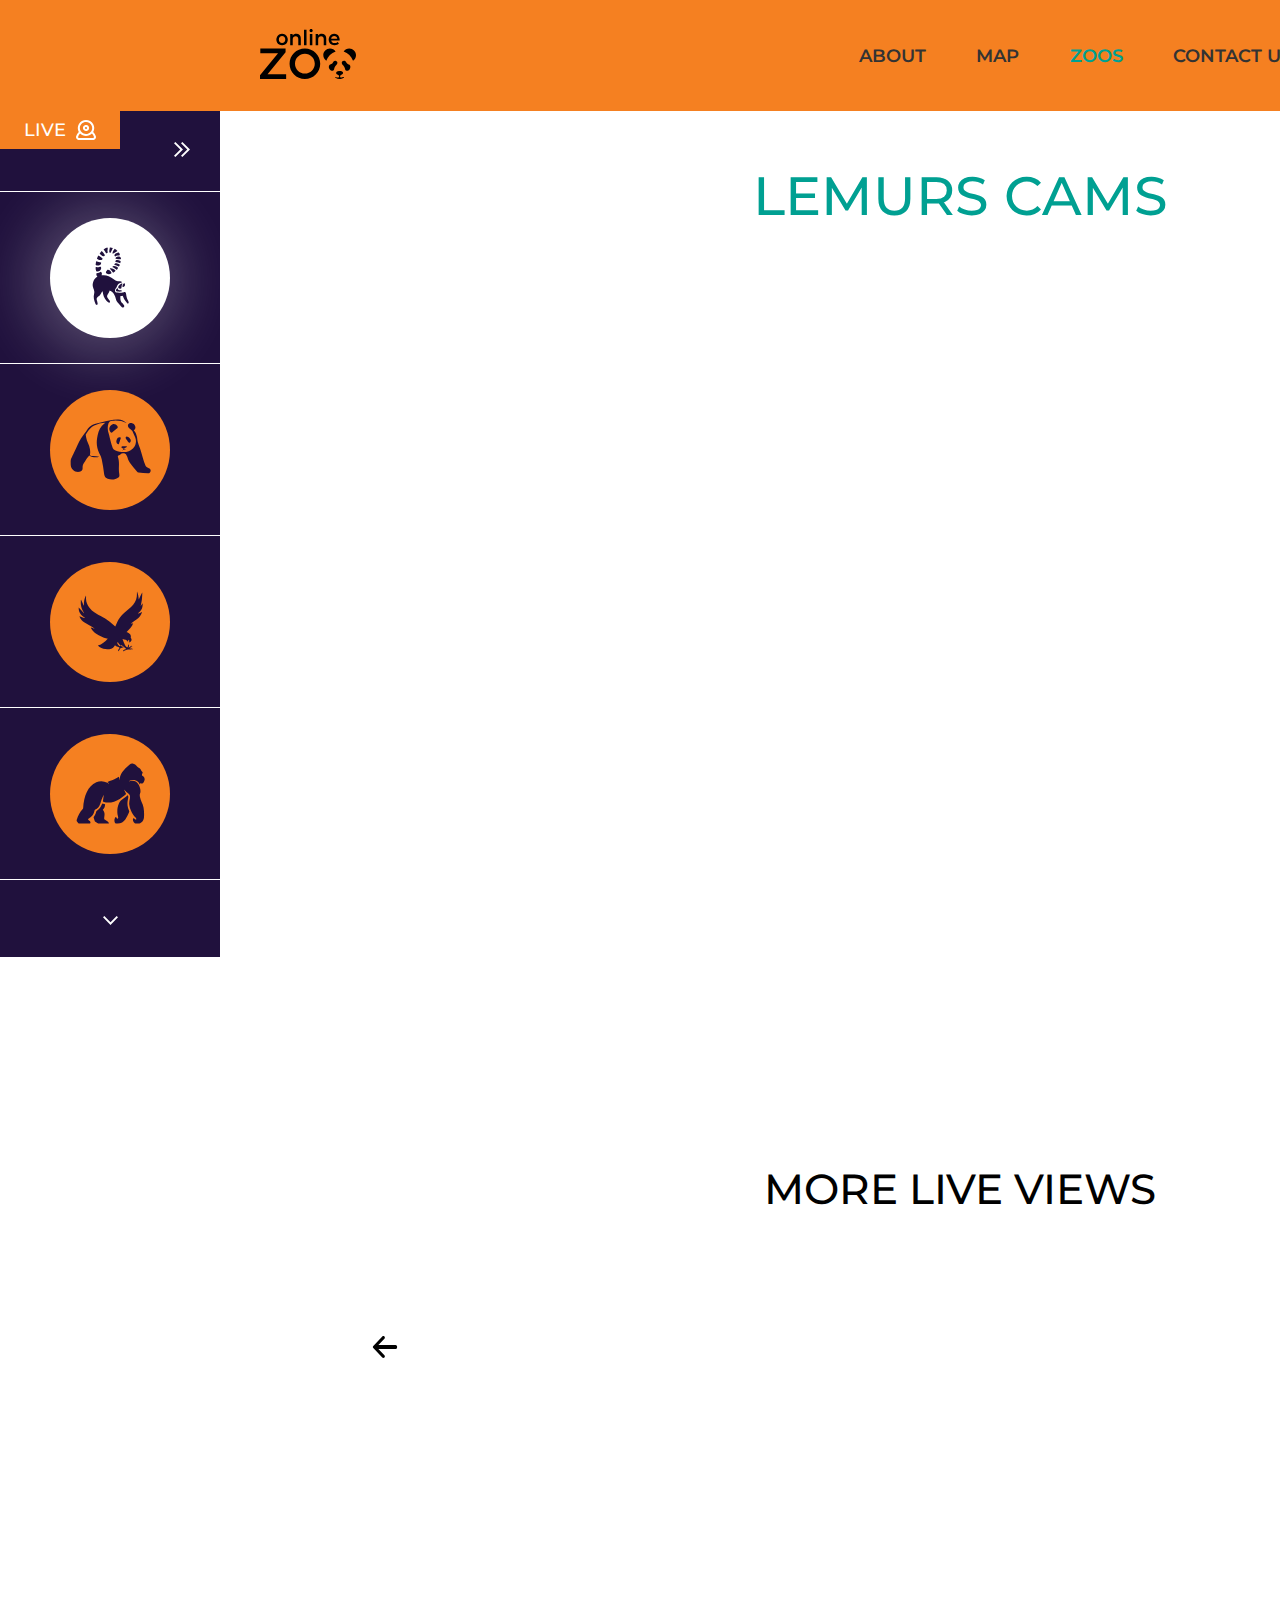
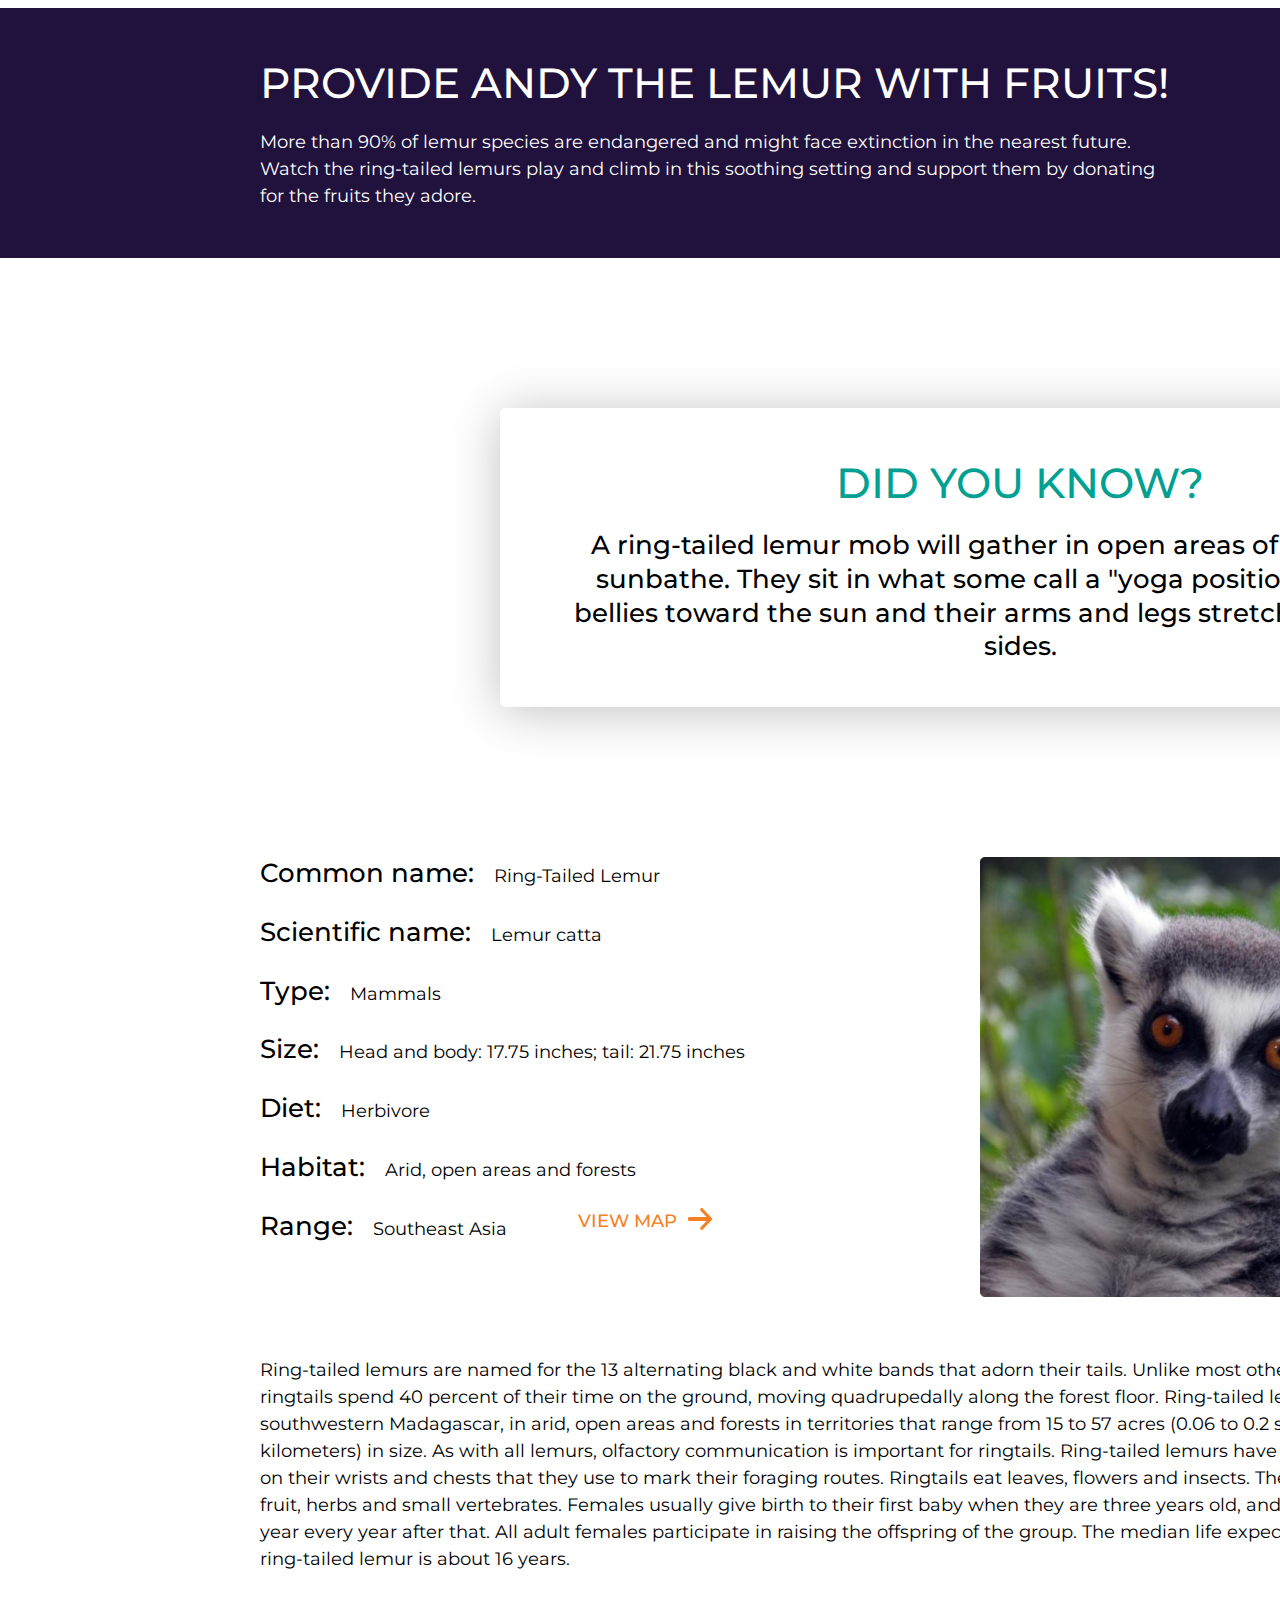
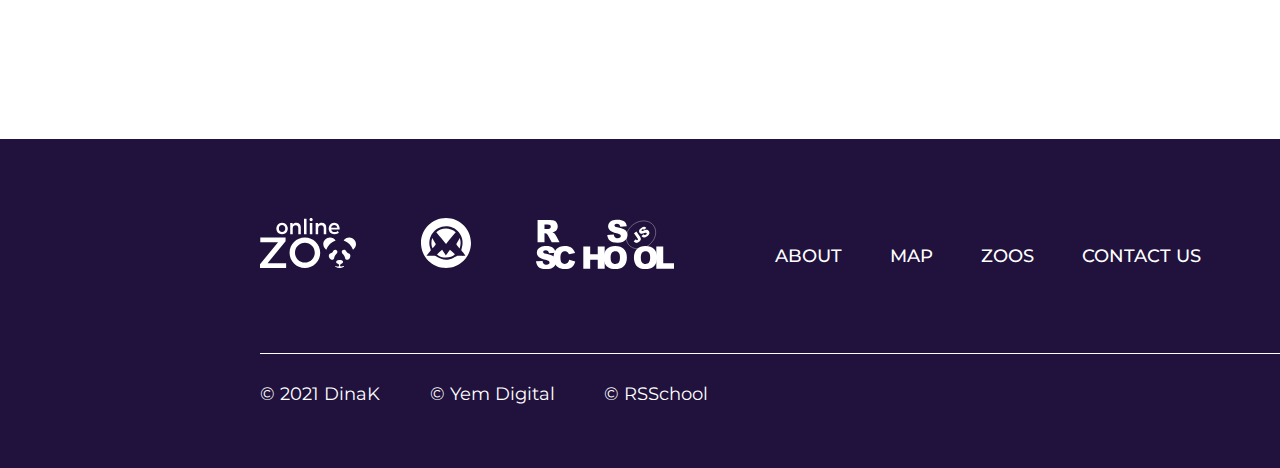
<file: online-zoo/pages/zoos/lemurs/lemurs.html>
<!DOCTYPE html>
<html lang="en">
<head>
    <meta charset="UTF-8">
    <meta http-equiv="X-UA-Compatible" content="IE=edge">
    <meta name="viewport" content="width=device-width, initial-scale=1.0">
    <link rel="preconnect" href="https://fonts.gstatic.com">
    <link rel="preconnect" href="https://fonts.gstatic.com">
    <link href="https://fonts.googleapis.com/css2?family=Montserrat:wght@400;500;800;900&display=swap" rel="stylesheet">
    <link rel="stylesheet" href="../../../assets/normalize.css">
    <link rel="stylesheet" href="../zoos.css">
    <title>online-zoo</title>
</head>
<body>
    <div class="cover hidden"></div>
    <div class="hidden main-pop-up">
        <button class="close-pop-up"></button>
        <img src="../../../assets/images/shakehands.jpg" alt="Shake hands animal adn human">
        <h3 class="pop-up-title">together we care, save and protect!</h3>
        <p class="pop-up-description">
            Your most generous gift not only cares for countless animals,
            but it also offers hope and a vital lifeline to the world’s most
            endangered wildlife relying on us to survive.
        </p>
        <div class="set-button">
            <button class="btn-pop-up btn-amount-main" data-amount="20">$20</button>
            <button class="btn-pop-up btn-amount-main" data-amount="30">$30</button>
            <button class="btn-pop-up btn-amount-main" data-amount="50">$50</button>
            <button class="btn-pop-up btn-amount-main" data-amount="80">$80</button>
            <button class="btn-pop-up btn-amount-main" data-amount="100">$100</button>
            <button class="btn-pop-up btn-amount-main" data-amount="0">other amount</button>
         </div>
    </div>
    <!-- FIRST -->
    <div class="make-donation pop-up-slide-first">
        <div class="header-pop-up"><h4>make your donation</h4></div>
        <div class="information">Donation Information:</div>
        <div class="donation-information">
            <label><span class="starts">*</span>Choose your donation amount:
                <div class="set-button">
                    <button class="hidden"></button>
                    <button class="btn-pop-up btn-amount-other" data-amount="10">$10</button>
                    <button class="btn-pop-up btn-amount-other" data-amount="20">$20</button>
                    <button class="btn-pop-up btn-amount-other" data-amount="30">$30</button>
                    <button class="btn-pop-up btn-amount-other" data-amount="50">$50</button>
                    <button class="btn-pop-up btn-amount-other" data-amount="80">$80</button>
                    <button class="btn-pop-up btn-amount-other" data-amount="100">$100</button>
                </div>
            </label>
             <div class="block-amount">
                <button class="btn-pop-up">other amount</button>
                <input type="number" class="donation-amount">
             </div>
             <div>
                <button class="btn-pop-up">for special pet</button>
                <select name="pets" id="pets" class="set-animal" selected="Choose your favourite">
                    <option value=""></option>
                    <option value="Panda">Lukas the Panda</option>
                    <option value="Lemur">Andy the Lemur</option>
                    <option value="Gorrila">Glen the Gorilla</option>
                    <option value="Alligator">Mike the Alligator</option>
                    <option value="Eagles">Sam & Lora the eagles family</option>
                    <option value="Koala">Liz the Koala</option>
                    <option value="Lion">Shake the Lion</option>
                    <option value="Tiger">Senja the Tiger</option>
                </select>
             </div>


             <label for="monthly-check" class="lable-monthly-check">
                <input type="checkbox" id="monthly-check" name="monthly-check" value="yes" class="monthly-check">
                Make this a monthly recurring gift
            </label>

            <div class="control-panel">
                <div class="counter-pages">
                    <div class="active-count"></div>
                    <div class="non-active-count"></div>
                    <div class="non-active-count"></div>
                </div>
                <button type="button" class="btn-pop-up first-next">Next
                </button>
            </div>
        </div>
    </div>
    <!-- SECOND -->
    <div class="make-donation pop-up-slide-second">
        <div class="header-pop-up"><h4>make your donation</h4></div>
        <div class="information">Billing Information:</div>
        <form action="" class="person-information">
            <label for="name"><span class="starts">*</span> Your Name <br>
                <input type="text" id="name" required class="input person-name">
            </label>

            <label for="email"><span class="starts">*</span> Your Email Address <br>
                <input type="email" id="email" required class="input person-email">
                <p>
                    You will receive emails from the Online Zoo, including updates and news
                    on the latest discoveries and translations. You can unsubscribe at any time.
                </p>
            </label>

            <div class="control-panel">
                <div class="counter-pages">
                    <div class="active-count"></div>
                    <div class="active-count"></div>
                    <div class="non-active-count"></div>
                </div>
                <button type="button" class="first-back btn-back">Back</button>
                <button type="button" class="btn-pop-up second-next">Next</button>
            </div>
        </form>
    </div>
    <!-- THIRD -->
    <div class="make-donation pop-up-slide-third">
            <div class="header-pop-up"><h4>make your donation</h4></div>
            <div class="information">Payment Information:</div>
            <form action="" class="payment-information">
                <div class="card-info">
                    <label for="card-number"><span class="starts">*</span> Credit Card Number<br>
                        <input type="number" class="card-number" id="card-number">
                    </label>
                    <label for="cvv-number"><span class="starts">*</span> CVV Number<br>
                        <input type="number" class="cvv-number" id="cvv-number">
                    </label>
                </div>
                <div class="date-info">
                    <label for="date-card"><span class="starts">*</span> Expiration Date<br>
                        <select name="month" id="date-month">
                            <option value="Month" selected disabled>Month</option>
                            <option value="01">01</option>
                            <option value="02">02</option>
                            <option value="03">03</option>
                            <option value="04">04</option>
                            <option value="05">05</option>
                            <option value="06">06</option>
                            <option value="07">07</option>
                            <option value="08">08</option>
                            <option value="09">09</option>
                            <option value="10">10</option>
                            <option value="11">11</option>
                            <option value="12">12</option>
                        </select>
                        <select name="year" id="date-year">
                            <option value="Year" selected disabled>Year</option>
                            <option value="2021">2021</option>
                            <option value="2022">2022</option>
                            <option value="2023">2023</option>
                            <option value="2024">2024</option>
                            <option value="2025">2025</option>
                            <option value="2026">2026</option>
                            <option value="2027">2027</option>
                            <option value="2028">2028</option>
                            <option value="2029">2029</option>
                            <option value="2030">2030</option>
                        </select>
                    </label>
                </div>


                <div class="control-panel">
                    <div class="counter-pages">
                        <div class="active-count"></div>
                        <div class="active-count"></div>
                        <div class="active-count"></div>
                    </div>
                    <button type="button" class="btn-back second-back">Back</button>
                    <button type="button" class="complete-donate">complete donation</button>
                </div>
            </form>
    </div>
    <header class="header_online-zoo">
        <h1>Online Zoo</h1>
        <div class="conteiner_size">

            <div class="header_content">

                <a href="../../../index.html">
                    <div class="online-zoo_logo">
                        <img src="../../../assets/icons/Logo_black.svg" alt="logo_online-zoo">
                    </div>
                </a>

                <nav class="header_navigation">
                    <ul class="online-zoo_pages-nav">
                        <li><a href="../../../index.html" class="nav-link">about</a></li>
                        <li><a href="../../map/map.html" class="nav-link">map</a></li>
                        <li><a href="" class="nav-link-active">zoos</a></li>
                        <li><a href="../../contactus/contuctus.html" class="nav-link">contact us</a></li>
                        <li><a href="https://www.figma.com/file/lnK11foY8Aoa6oOlDXovVN/Online-ZOO-Project" class="nav-link">design</a></li>

                    </ul>

                    <ul class="online-zoo_social-nav">
                        <li  class="icons_social"><a href="https://www.youtube.com/" class="youtube" target="_blank"></a></li>
                        <li class="icons_social"><a href="https://www.instagram.com/" class="instagram" target="_blank"></a></li>
                        <li class="icons_social"><a href="https://ru-ru.facebook.com/" class="facebook" target="_blank"></a></li>
                    </ul>
                </nav>

                <button class="burger-menu-btn"></button>

                <nav class="burger-menu">
                    <button class="burger-menu-btn-close"></button>
                    <ul class="burger-menu_pages-nav">
                        <li><a href="../../../index.html" class="burger-nav-link">about</a></li>
                        <li><a href="../../map/map.html" class="burger-nav-link">map</a></li>
                        <li><a href="" class="burger-nav-link-active">zoos</a></li>
                        <li><a href="../../contactus/contuctus.html" class="burger-nav-link">contact us</a></li>
                    <li><a href="https://www.figma.com/file/lnK11foY8Aoa6oOlDXovVN/Online-ZOO-Project" class="burger-nav-link">design</a></li>
                    </ul>
                </nav>

            </div>

        </div>
    </header>

    <main>
        <article class="live-cam">
            <div class="conteiner_size conteiner_size-live-cam">
                <article class="aside-wrapper">
                    <aside class="side-menu">

                        <div class="side-item first">
                            <div class="icon-live">
                                live
                                <img src="../assets/icons/cam.svg" alt="camera">
                            </div>

                            <button class="open-side-btn">
                                <img src="../assets/icons/arrow_open.svg" alt="">
                            </button>
                            <button class="close-side-btn">
                                <img src="../assets/icons/arrow_close.svg" alt="">
                            </button>

                        </div>

                        <div class="inside-wrapper">

                            <div class="inside-item main-aside-block" style="order: 0;">
                                    <div class="active-page without-description">
                                        <img src="../assets/icons/Lemur.svg" alt="Lemur">
                                    </div>
                                    <div class="none-active-animal-block with-description">
                                        <img src="../assets/icons/Lemur_full-white.svg" alt="Lemur">
                                        <p>
                                            The ring-tailed lemurs play in Madagascar, Lemuria Land
                                        </p>
                                    </div>
                            </div>

                            <div class="inside-item main-aside-block" style="order: 1;">
                                <a href="../panda/panda.html">
                                    <div class="none-active-page without-description">
                                        <img src="../assets/icons/Panda.svg" alt="Panda">
                                    </div>
                                    <div class="active-animal-block with-description">
                                        <img src="../assets/icons/Panda_full-orange.svg" alt="Panda">
                                        <p>
                                            Watch live from China's  Panda Center
                                        </p>
                                    </div>
                                </a>
                            </div>

                            <div class="inside-item main-aside-block" style="order: 2;">
                                <a href="../eagles/eagles.html">
                                    <div class="none-active-page without-description">
                                        <img src="../assets/icons/Eagle.svg" alt="Eagles">
                                    </div>
                                    <div class="none-active-animal-block with-description">
                                        <img src="../assets/icons/Eagle_full-orange.svg" alt="Eagles">
                                        <p>
                                            Watch The Bald Eagles Nest from West End cam
                                        </p>
                                    </div>
                                </a>
                            </div>

                            <div class="inside-item main-aside-block" style="order: 3;">
                                <a href="../gorillas/gorillas.html">
                                    <div class="none-active-page without-description">
                                        <img src="../assets/icons/Gorilla.svg" alt="Gorilla">
                                    </div>
                                    <div class="none-active-animal-block with-description">
                                        <img src="../assets/icons/Gorilla_full-orange.svg" alt="Gorilla">
                                        <p>
                                            Livestream from Gorilla Forest Corridor habitat cam
                                        </p>
                                    </div>
                                </a>
                            </div>

                            <div class="inside-item main-aside-block" style="order: 4;">
                                    <div class="none-active-page without-description">
                                        <img src="../assets/icons/tiger.svg" alt="Tiger">
                                    </div>
                                    <div class="none-active-animal-block with-description">
                                        <img src="../assets/icons/tiger_full-orange.svg" alt="Tiger">
                                        <p>
                                            The ring-tailed lemurs play in Madagascar, Lemuria Land
                                        </p>
                                    </div>
                            </div>

                            <div class="inside-item main-aside-block" style="order: 5;">
                                    <div class="none-active-page without-description">
                                        <img src="../assets/icons/Lion.svg" alt="Lion">
                                    </div>
                                    <div class="none-active-animal-block with-description">
                                        <img src="../assets/icons/Lion_full-orange.svg" alt="Lion">
                                        <p>
                                            The ring-tailed lemurs play in Madagascar, Lemuria Land
                                        </p>
                                    </div>
                            </div>

                            <div class="inside-item main-aside-block" style="order: 6;">
                                    <div class="none-active-page without-description">
                                        <img src="../assets/icons/Alligator.svg" alt="Alligator">
                                    </div>
                                    <div class="none-active-animal-block with-description">
                                        <img src="../assets/icons/Alligator_full-orange.svg" alt="Alligator">
                                        <p>
                                            The ring-tailed lemurs play in Madagascar, Lemuria Land
                                        </p>
                                    </div>
                            </div>

                            <div class="inside-item main-aside-block" style="order: 7;">
                                    <div class="none-active-page without-description">
                                        <img src="../assets/icons/Coala.svg" alt="Coala">
                                    </div>
                                    <div class="none-active-animal-block with-description">
                                        <img src="../assets/icons/Coala_full-orange.svg" alt="Coala">
                                        <p>
                                            The ring-tailed lemurs play in Madagascar, Lemuria Land
                                        </p>
                                    </div>
                            </div>
                        </div>

                        <div class="side-item last">
                            <button class="more-side-btn">
                                <img src="../assets/icons/arrow-more.svg" alt="" class="more">
                            </button>
                        </div>

                    </aside>
                    <aside class="side-menu-adaptive">

                        <div class="side-item first">

                            <button class="open-side-btn">
                                <img src="../assets/icons/arrow_open.svg" alt="">
                            </button>

                        </div>

                         <div class="inside-item">
                            <img src="../assets/icons/Lemur_white.svg" alt="Lemur">
                        </div>

                        <div class="inside-item none-active">
                            <a href="../panda/panda.html">
                                <img src="../assets/icons/Panda_orange.svg" alt="Panda">
                            </a>
                        </div>

                        <div class="inside-item none-active">
                            <a href="../eagles/eagles.html">
                                <img src="../assets/icons/Eagle_orange.svg" alt="Eagles">
                            </a>
                        </div>

                        <div class="inside-item none-active">
                            <a href="../gorillas/gorillas.html">
                                <img src="../assets/icons/Gorilla_orange.svg" alt="Gorilla">
                            </a>
                        </div>

                        <div class="side-item last">
                            <button class="more-side-btn">
                                <img src="../assets/icons/arrow-more.svg" alt="">
                            </button>
                        </div>

                    </aside>
                </article>
                <div class="live-cam_main-blok">

                    <button class="btn_donation btn-donate">
                        donate now
                        <a href=""></a>
                        <img src="../../../assets/icons/arrow_next.svg" alt="arrow">
                    </button>

                    <h3>
                        lemurs cams
                    </h3>

                    <div class="movie-from-youtube">
                        <div class="plug-on-video"></div>
                        <iframe class="main-iframe-video" id="iframe-video" src="https://www.youtube.com/embed/5y4LwOXHPNs?controls=0" title="YouTube video player" frameborder="0" allow="accelerometer; autoplay; clipboard-write; encrypted-media; gyroscope; picture-in-picture" allowfullscreen ></iframe>
                    </div>


                    <div class="live-cam-slider">
                        <h4>
                            more live views
                        </h4>

                        <div class="slide-conteiner">
                            <button class="btn-slider-move btn-back-movie">
                                <img src="../../../assets/icons/arrow_back_black.svg" alt="">
                            </button>

                            <div class="movie-conteiner-wrapper">
                                <div class="movie-conteiner" style="order: 0;">
                                    <div class="plug-on-video"></div>
                                    <iframe id="iframe-video" src="https://www.youtube.com/embed/5y4LwOXHPNs?controls=0" title="YouTube video player" frameborder="0" allow="accelerometer; autoplay; clipboard-write; encrypted-media; gyroscope; picture-in-picture" allowfullscreen></iframe>
                                    <img src="../assets/icons/cam1.svg" alt="">
                                </div>
                                <div class="movie-conteiner" style="order: 1;">
                                    <div class="plug-on-video"></div>
                                    <iframe id="iframe-video" src="https://www.youtube.com/embed/QJCWXUHfXSE?controls=0" title="YouTube video player" frameborder="0" allow="accelerometer; autoplay; clipboard-write; encrypted-media; gyroscope; picture-in-picture" allowfullscreen></iframe>
                                    <!-- <iframe id="iframe-video" src="https://www.youtube.com/embed/5y4LwOXHPNs?controls=0" title="YouTube video player" frameborder="0" allow="accelerometer; autoplay; clipboard-write; encrypted-media; gyroscope; picture-in-picture" allowfullscreen></iframe> -->
                                    <img src="../assets/icons/cam2.svg" alt="">
                                </div>
                                <div class="movie-conteiner" style="order: 2;">
                                    <div class="plug-on-video"></div>
                                    <iframe id="iframe-video" src="https://www.youtube.com/embed/5y4LwOXHPNs?controls=0" title="YouTube video player" frameborder="0" allow="accelerometer; autoplay; clipboard-write; encrypted-media; gyroscope; picture-in-picture" allowfullscreen></iframe>
                                    <img src="../assets/icons/cam3.svg" alt="">
                                </div>
                                <div class="movie-conteiner" style="order: 3;">
                                    <div class="plug-on-video"></div>
                                    <iframe id="iframe-video" src="https://www.youtube.com/embed/QJCWXUHfXSE?controls=0" title="YouTube video player" frameborder="0" allow="accelerometer; autoplay; clipboard-write; encrypted-media; gyroscope; picture-in-picture" allowfullscreen></iframe>
                                    <!-- <iframe id="iframe-video" src="https://www.youtube.com/embed/5y4LwOXHPNs?controls=0" title="YouTube video player" frameborder="0" allow="accelerometer; autoplay; clipboard-write; encrypted-media; gyroscope; picture-in-picture" allowfullscreen></iframe> -->
                                    <img src="../assets/icons/cam1.svg" alt="">
                                </div>
                                <div class="movie-conteiner" style="order: 4;">
                                    <div class="plug-on-video"></div>
                                    <iframe id="iframe-video" src="https://www.youtube.com/embed/5y4LwOXHPNs?controls=0" title="YouTube video player" frameborder="0" allow="accelerometer; autoplay; clipboard-write; encrypted-media; gyroscope; picture-in-picture" allowfullscreen></iframe>
                                    <img src="../assets/icons/cam2.svg" alt="">
                                </div>
                                <div class="movie-conteiner" style="order: 5;">
                                    <div class="plug-on-video"></div>
                                    <iframe id="iframe-video" src="https://www.youtube.com/embed/QJCWXUHfXSE?controls=0" title="YouTube video player" frameborder="0" allow="accelerometer; autoplay; clipboard-write; encrypted-media; gyroscope; picture-in-picture" allowfullscreen></iframe>
                                    <!-- <iframe id="iframe-video" src="https://www.youtube.com/embed/5y4LwOXHPNs?controls=0" title="YouTube video player" frameborder="0" allow="accelerometer; autoplay; clipboard-write; encrypted-media; gyroscope; picture-in-picture" allowfullscreen></iframe> -->
                                    <img src="../assets/icons/cam3.svg" alt="">
                                </div>
                            </div>

                            <button class="btn-slider-move btn-forward">
                                <img src="../../../assets/icons/arrow_next_black.svg" alt="">
                            </button>
                        </div>

                    </div>

                </div>
            </div>
        </article>

        <article class="online-zoo_quick-donation">
            <div class="conteiner_size">
                <div class="quick-donation_content">

                    <div class="quick-donation_content-description">
                        <h4>
                            Provide Andy the lemur with fruits!
                        </h4>

                        <p class="lemurs">
                            More than 90% of lemur species are endangered and might face extinction in the nearest future.
                            Watch the ring-tailed lemurs play and climb in this soothing setting and support them by donating
                            for the fruits they adore.
                        </p>

                    </div>

                    <div class="quick-donation_content-form">
                        <label for="donate" id="label-donate">
                            Quick Donate
                        </label>

                        <form action="" method="POST" enctype="multipart/form-data" class="quick-donation_content-form-sent">
                            <span>$</span>
                            <input max="9999" type="number" name="donate_name" id="donate" placeholder="Donation Amount" class="input_donation">
                            <button class="bnt_donation_sent" type="button">
                                <img src="../../../assets/icons/arrow.svg" alt="arrow">
                            </button>
                        </form>

                    </div>

                </div>
            </div>

        </article>

        <article class="did-you-know">
            <div class="conteiner_size">
                <div class="did-you-now_main-block lemurs">
                    <section class="did-you-know_title">
                        <h4>did you know?</h4>
                        <p>
                            A ring-tailed lemur mob will gather in open areas of the forest to
                            sunbathe. They sit in what some call a "yoga position" with their
                            bellies toward the sun and their arms and legs stretched
                            out to the sides.
                        </p>
                    </section>

                    <section class="did-you-know_description">
                        <div class="description_block1">

                            <div class="block1_content">
                                <div class="list_description lemurs">
                                    <p><span>Common name:</span>Ring-Tailed Lemur</p>
                                    <p><span>Scientific name:</span>Lemur catta</p>
                                    <p><span>Type:</span>Mammals</p>
                                    <p><span>Size:</span>Head and body: 17.75 inches; tail: 21.75 inches</p>
                                    <p><span>Diet:</span>Herbivore</p>
                                    <p><span>Habitat:</span>Arid, open areas and forests</p>
                                    <p><span>Range:</span>Southeast Asia
                                        <a href="../../map/map.html">
                                            <button class="view_live_cam-btn">
                                                view map
                                                <div class="view_live_cam-btn-img"></div>
                                            </button>
                                        </a>
                                    </p>
                                </div>
                                <!-- <a href="../../map/map.html" class="btn_map">
                                    view map
                                    <img src="../../../assets/icons/arrow_next-or.svg" alt="arrow" class="btn_img">
                                </a> -->
                                <!-- <button class="view_live_cam-btn">
                                    view map
                                    <img src="./assets/icons/arrow_next-or.svg" alt="arrow" class="view_live_cam-btn-img">
                                </button> -->
                            </div>

                            <div class="block1_img lemurs">

                            </div>
                        </div>

                        <div class="description_block2">
                            Ring-tailed lemurs are named for the 13 alternating black and white bands that adorn their tails. Unlike most other lemurs,
                            ringtails spend 40 percent of their time on the ground, moving quadrupedally along the forest floor. Ring-tailed lemurs live
                            in southwestern Madagascar, in arid, open areas and forests in territories that range from 15 to 57 acres (0.06 to 0.2 square
                            kilometers) in size. As with all lemurs, olfactory communication is important for ringtails. Ring-tailed lemurs have scent glands
                            on their wrists and chests that they use to mark their foraging routes. Ringtails eat leaves, flowers and insects. They can also eat
                            fruit, herbs and small vertebrates. Females usually give birth to their first baby when they are three years old, and usually once a
                            year every year after that. All adult females participate in raising the offspring of the group. The median life expectancy for a
                            ring-tailed lemur is about 16 years.
                        </div>
                    </section>

                </div>

            </div>
        </article>

    </main>

    <footer class="footer_online-zoo">
        <div class="conteiner_size">
            <div class="footer_content">
                <div class="footer_content_block-1">
                    <div class="logos-courses">
                        <div class="online-zoo_logo">
                            <img src="../../../assets/icons/Logo_white.svg" alt="logo_online-zoo">
                        </div>

                        <div class="online-zoo_logo" title="Yem Digita">
                            <img src="../../../assets/icons/Yem_Digital.svg" alt="logo_yem_digital">
                        </div>

                        <div class="online-zoo_logo" title="Rolling Scopes School">
                            <img src="../../../assets/icons/rs_school_js_logo.svg" alt="logo_RSS">
                        </div>
                    </div>

                    <ul class="online-zoo_pages-nav_footer">
                        <li><a href="../../../index.html" class="nav-link">about</a></li>
                        <li><a href="../../map/map.html" class="nav-link">map</a></li>
                        <li><a href="" class="nav-link">zoos</a></li>
                        <li><a href="../../contactus/contuctus.html" class="nav-link">contact us</a></li>
                    </ul>

                    <button class="online-zoo_button btn-donate">
                        <span>donate for volunteers</span>
                        <img class="img_arrow" src="../../../assets/icons/arrow_next.svg" alt="arrow" class="meet-pets_btn-choose-arrow">
                    </button>

                </div>

                <div class="footer_content_block-2">
                    <ul class="footer_link_creator">
                        <li>© 2021 DinaK </li>
                        <li>© Yem Digital </li>
                        <li>© RSSchool</li>
                    </ul>

                    <ul class="online-zoo_social-nav">
                        <li  class="icons_social"><a href="https://www.youtube.com/" class="youtube" target="_blank"></a></li>
                        <li class="icons_social"><a href="https://www.instagram.com/" class="instagram" target="_blank"></a></li>
                        <li class="icons_social"><a href="https://ru-ru.facebook.com/" class="facebook" target="_blank"></a></li>
                    </ul>
                </div>
            </div>
        </div>
    </footer>

    <script src="../../../script.js"></script>
    <script src="../zoos.js"></script>
</body>
</html>
</file>
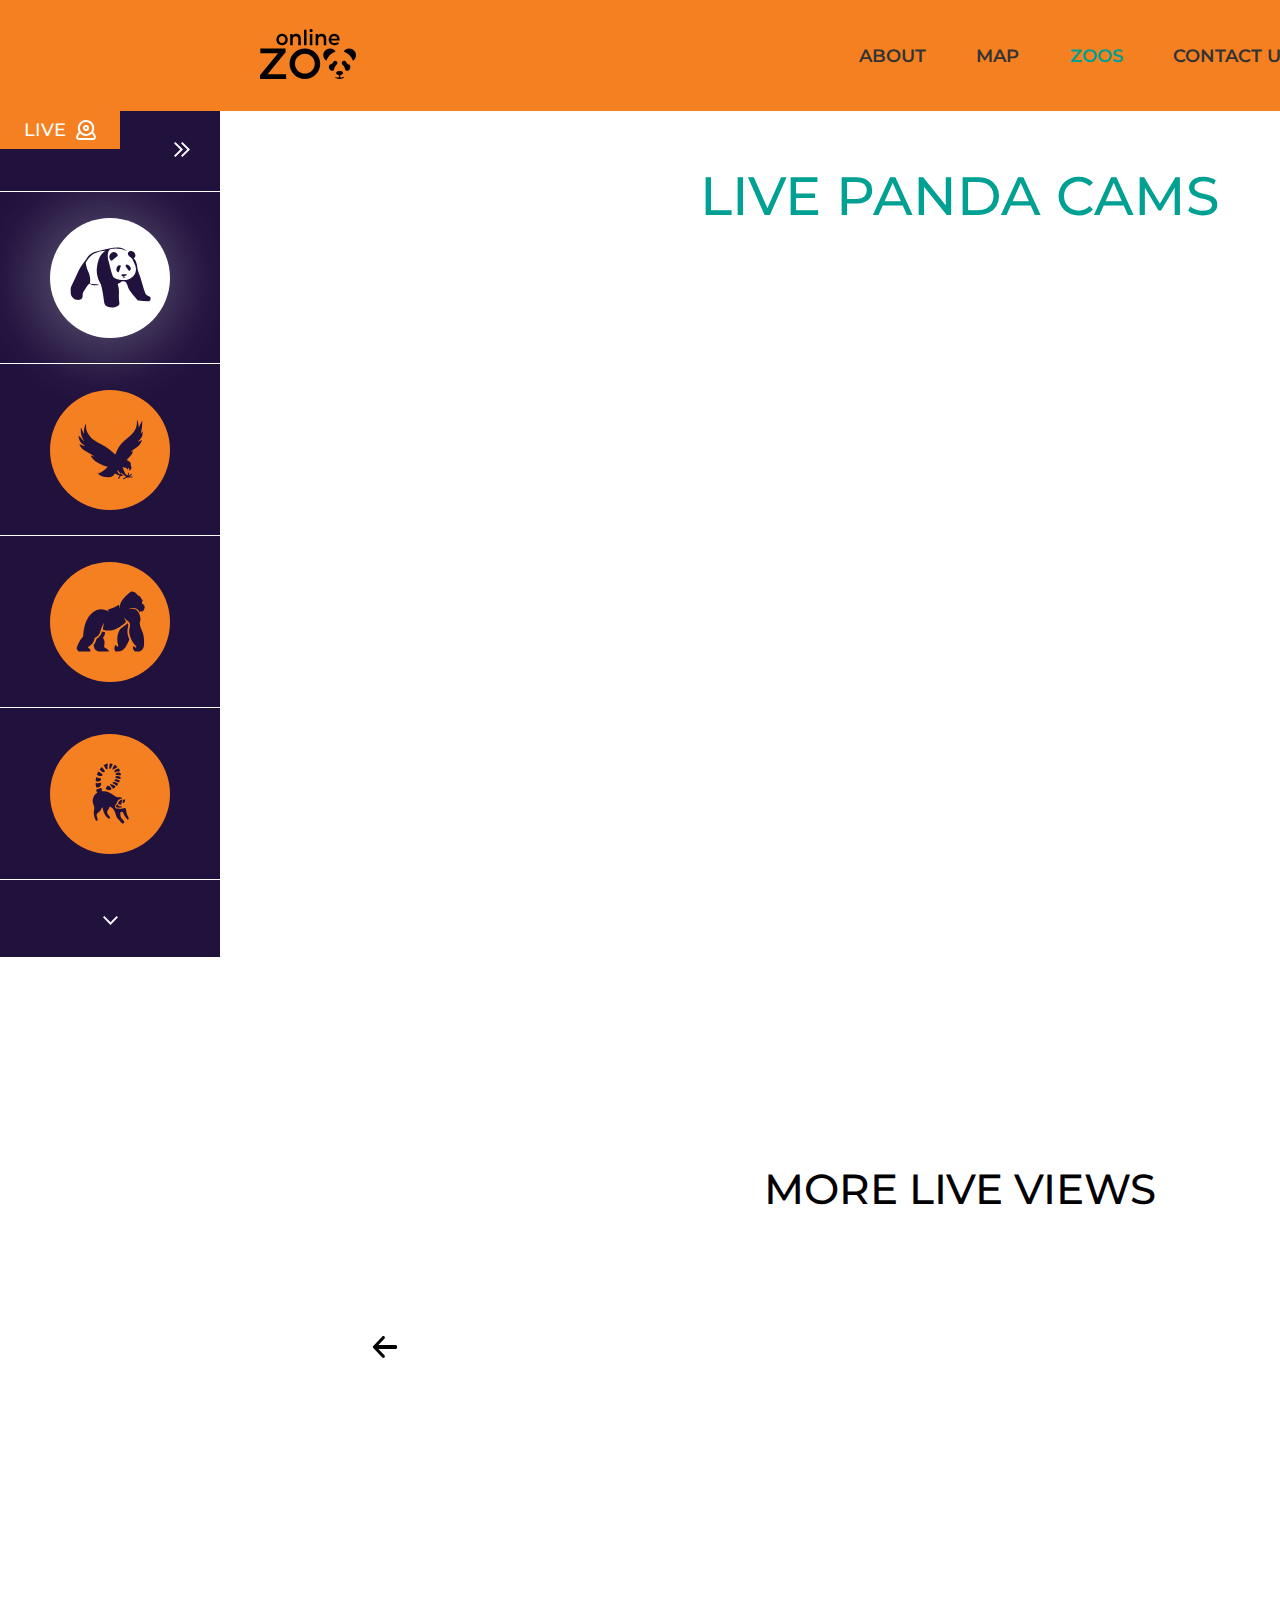
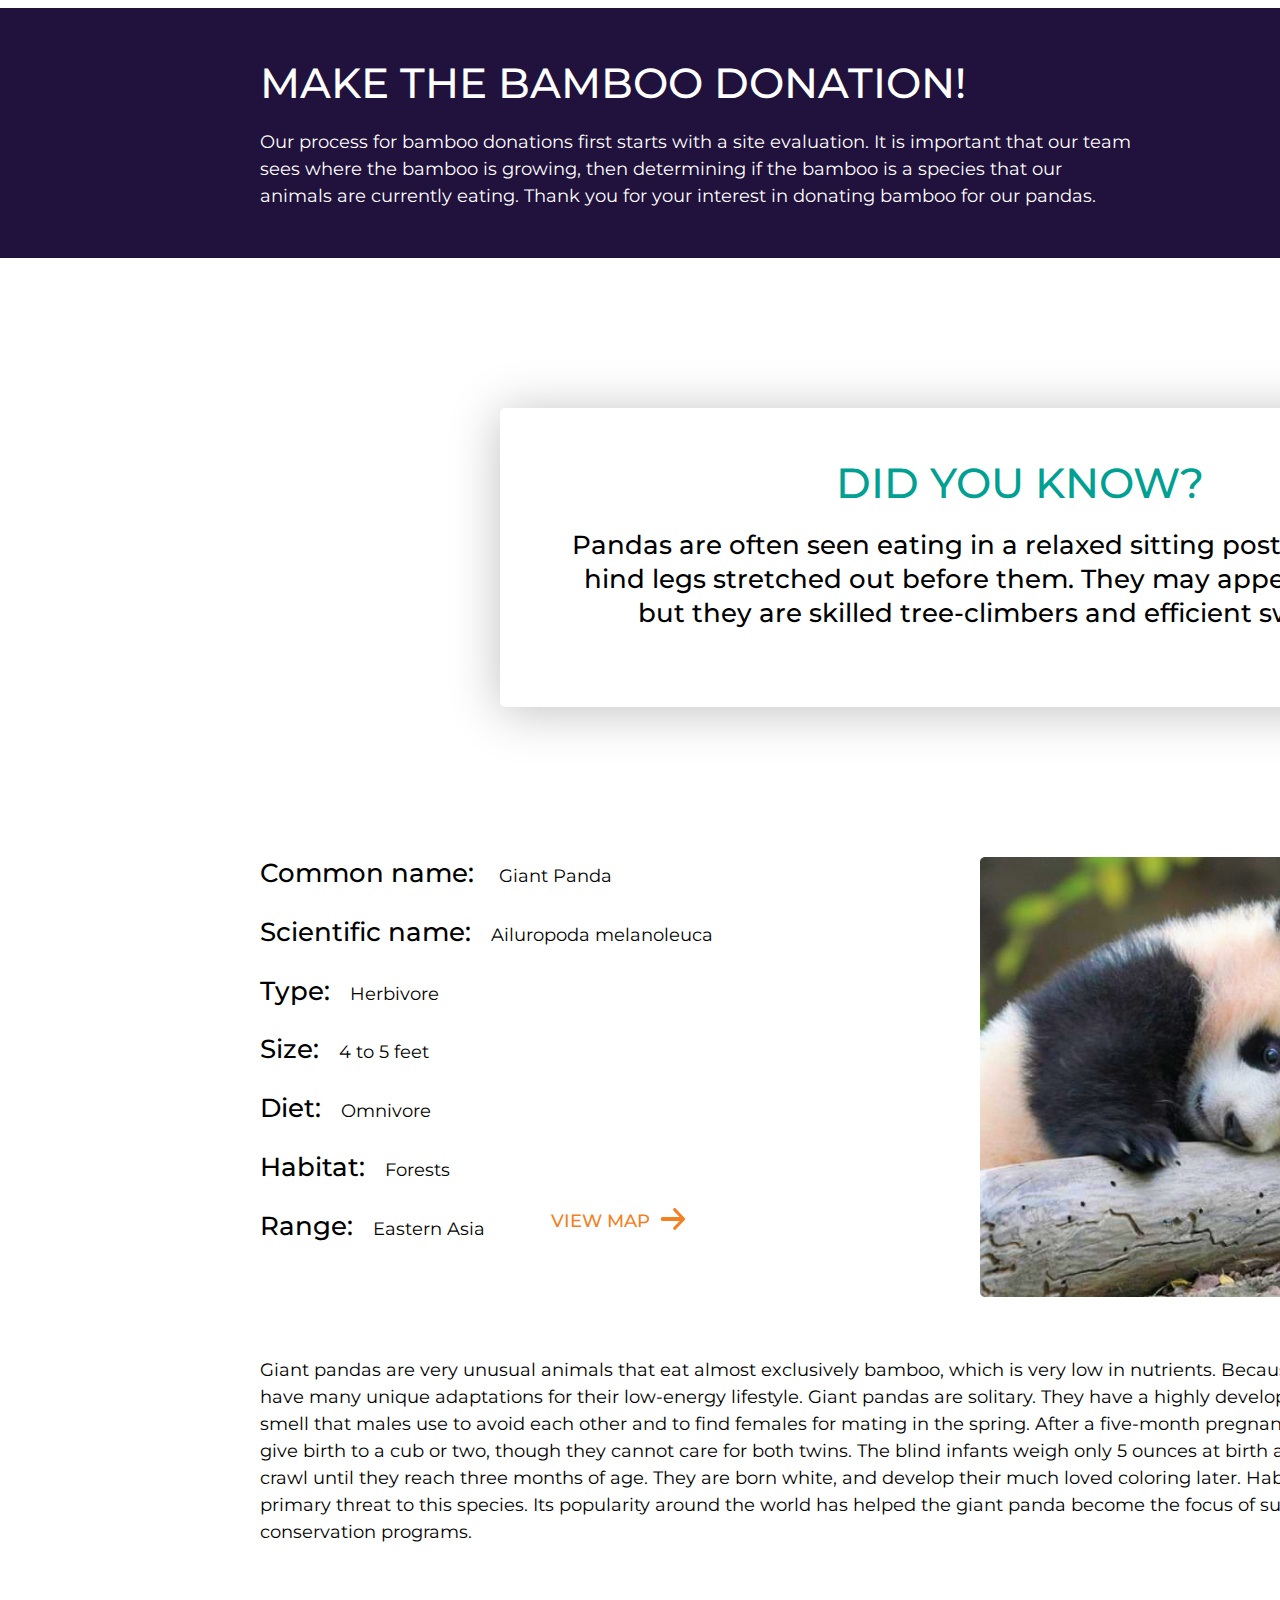
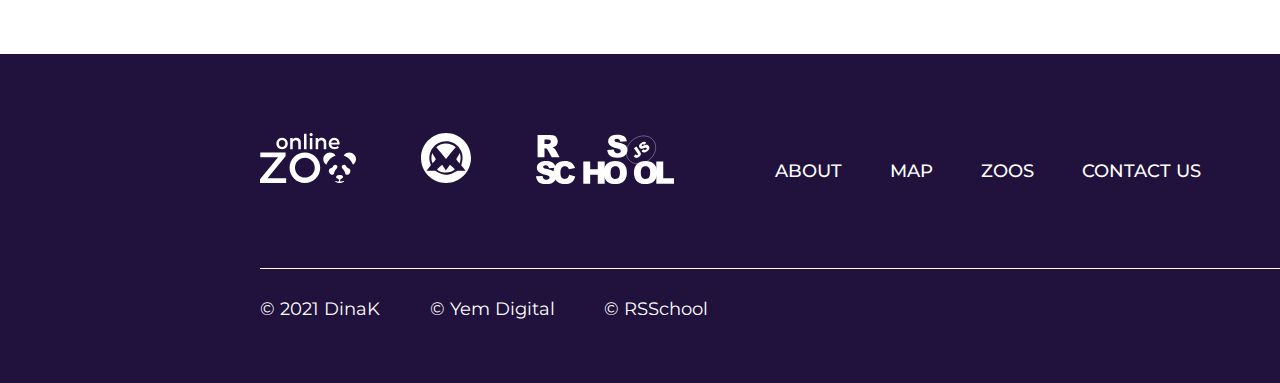
<file: online-zoo/pages/zoos/panda/panda.html>
<!DOCTYPE html>
<html lang="en">
<head>
    <meta charset="UTF-8">
    <meta http-equiv="X-UA-Compatible" content="IE=edge">
    <meta name="viewport" content="width=device-width, initial-scale=1.0">
    <link rel="preconnect" href="https://fonts.gstatic.com">
    <link rel="preconnect" href="https://fonts.gstatic.com">
    <link href="https://fonts.googleapis.com/css2?family=Montserrat:wght@400;500;800;900&display=swap" rel="stylesheet">
    <link rel="stylesheet" href="../../../assets/normalize.css">
    <link rel="stylesheet" href="../zoos.css">
    <title>online-zoo</title>
</head>
<body>
    <div class="cover hidden"></div>
    <div class="hidden main-pop-up">
        <button class="close-pop-up"></button>
        <img src="../../../assets/images/shakehands.jpg" alt="Shake hands animal adn human">
        <h3 class="pop-up-title">together we care, save and protect!</h3>
        <p class="pop-up-description">
            Your most generous gift not only cares for countless animals,
            but it also offers hope and a vital lifeline to the world’s most
            endangered wildlife relying on us to survive.
        </p>
        <div class="set-button">
            <button class="btn-pop-up btn-amount-main" data-amount="20">$20</button>
            <button class="btn-pop-up btn-amount-main" data-amount="30">$30</button>
            <button class="btn-pop-up btn-amount-main" data-amount="50">$50</button>
            <button class="btn-pop-up btn-amount-main" data-amount="80">$80</button>
            <button class="btn-pop-up btn-amount-main" data-amount="100">$100</button>
            <button class="btn-pop-up btn-amount-main" data-amount="0">other amount</button>
         </div>
    </div>
    <!-- FIRST -->
    <div class="make-donation pop-up-slide-first">
        <div class="header-pop-up"><h4>make your donation</h4></div>
        <div class="information">Donation Information:</div>
        <div class="donation-information">
            <label><span class="starts">*</span>Choose your donation amount:
                <div class="set-button">
                    <button class="hidden"></button>
                    <button class="btn-pop-up btn-amount-other" data-amount="10">$10</button>
                    <button class="btn-pop-up btn-amount-other" data-amount="20">$20</button>
                    <button class="btn-pop-up btn-amount-other" data-amount="30">$30</button>
                    <button class="btn-pop-up btn-amount-other" data-amount="50">$50</button>
                    <button class="btn-pop-up btn-amount-other" data-amount="80">$80</button>
                    <button class="btn-pop-up btn-amount-other" data-amount="100">$100</button>
                </div>
            </label>
             <div class="block-amount">
                <button class="btn-pop-up">other amount</button>
                <input type="number" class="donation-amount">
             </div>
             <div>
                <button class="btn-pop-up">for special pet</button>
                <select name="pets" id="pets" class="set-animal" selected="Choose your favourite">
                    <option value=""></option>
                    <option value="Panda">Lukas the Panda</option>
                    <option value="Lemur">Andy the Lemur</option>
                    <option value="Gorrila">Glen the Gorilla</option>
                    <option value="Alligator">Mike the Alligator</option>
                    <option value="Eagles">Sam & Lora the eagles family</option>
                    <option value="Koala">Liz the Koala</option>
                    <option value="Lion">Shake the Lion</option>
                    <option value="Tiger">Senja the Tiger</option>
                </select>
             </div>


             <label for="monthly-check" class="lable-monthly-check">
                <input type="checkbox" id="monthly-check" name="monthly-check" value="yes" class="monthly-check">
                Make this a monthly recurring gift
            </label>

            <div class="control-panel">
                <div class="counter-pages">
                    <div class="active-count"></div>
                    <div class="non-active-count"></div>
                    <div class="non-active-count"></div>
                </div>
                <button type="button" class="btn-pop-up first-next">Next
                </button>
            </div>
        </div>
    </div>
    <!-- SECOND -->
    <div class="make-donation pop-up-slide-second">
        <div class="header-pop-up"><h4>make your donation</h4></div>
        <div class="information">Billing Information:</div>
        <form action="" class="person-information">
            <label for="name"><span class="starts">*</span> Your Name <br>
                <input type="text" id="name" required class="input person-name">
            </label>

            <label for="email"><span class="starts">*</span> Your Email Address <br>
                <input type="email" id="email" required class="input person-email">
                <p>
                    You will receive emails from the Online Zoo, including updates and news
                    on the latest discoveries and translations. You can unsubscribe at any time.
                </p>
            </label>

            <div class="control-panel">
                <div class="counter-pages">
                    <div class="active-count"></div>
                    <div class="active-count"></div>
                    <div class="non-active-count"></div>
                </div>
                <button type="button" class="first-back btn-back">Back</button>
                <button type="button" class="btn-pop-up second-next">Next</button>
            </div>
        </form>
    </div>
    <!-- THIRD -->
    <div class="make-donation pop-up-slide-third">
            <div class="header-pop-up"><h4>make your donation</h4></div>
            <div class="information">Payment Information:</div>
            <form action="" class="payment-information">
                <div class="card-info">
                    <label for="card-number"><span class="starts">*</span> Credit Card Number<br>
                        <input type="number" class="card-number" id="card-number">
                    </label>
                    <label for="cvv-number"><span class="starts">*</span> CVV Number<br>
                        <input type="number" class="cvv-number" id="cvv-number">
                    </label>
                </div>
                <div class="date-info">
                    <label for="date-card"><span class="starts">*</span> Expiration Date<br>
                        <select name="month" id="date-month">
                            <option value="Month" selected disabled>Month</option>
                            <option value="01">01</option>
                            <option value="02">02</option>
                            <option value="03">03</option>
                            <option value="04">04</option>
                            <option value="05">05</option>
                            <option value="06">06</option>
                            <option value="07">07</option>
                            <option value="08">08</option>
                            <option value="09">09</option>
                            <option value="10">10</option>
                            <option value="11">11</option>
                            <option value="12">12</option>
                        </select>
                        <select name="year" id="date-year">
                            <option value="Year" selected disabled>Year</option>
                            <option value="2021">2021</option>
                            <option value="2022">2022</option>
                            <option value="2023">2023</option>
                            <option value="2024">2024</option>
                            <option value="2025">2025</option>
                            <option value="2026">2026</option>
                            <option value="2027">2027</option>
                            <option value="2028">2028</option>
                            <option value="2029">2029</option>
                            <option value="2030">2030</option>
                        </select>
                    </label>
                </div>


                <div class="control-panel">
                    <div class="counter-pages">
                        <div class="active-count"></div>
                        <div class="active-count"></div>
                        <div class="active-count"></div>
                    </div>
                    <button type="button" class="btn-back second-back">Back</button>
                    <button type="button" class="complete-donate">complete donation</button>
                </div>
            </form>
    </div>
    <header class="header_online-zoo">
        <h1>Online Zoo</h1>
        <div class="conteiner_size">

            <div class="header_content">

                <div class="online-zoo_logo">
                    <a href="https://rolling-scopes-school.github.io/jakij-JSFE2021Q1/online-zoo/index.html"><img src="../../../assets/icons/Logo_black.svg" alt="logo_online-zoo"></a>
                </div>

                <nav class="header_navigation">
                    <ul class="online-zoo_pages-nav">
                        <li><a href="../../../index.html" class="nav-link">about</a></li>
                        <li><a href="../../map/map.html" class="nav-link">map</a></li>
                        <li><a href="" class="nav-link-active">zoos</a></li>
                        <li><a href="../../contactus/contuctus.html" class="nav-link">contact us</a></li>
                        <li><a href="https://www.figma.com/file/lnK11foY8Aoa6oOlDXovVN/Online-ZOO-Project" class="nav-link">design</a></li>

                    </ul>

                    <ul class="online-zoo_social-nav">
                        <li  class="icons_social"><a href="https://www.youtube.com/" class="youtube" target="_blank"></a></li>
                        <li class="icons_social"><a href="https://www.instagram.com/" class="instagram" target="_blank"></a></li>
                        <li class="icons_social"><a href="https://ru-ru.facebook.com/" class="facebook" target="_blank"></a></li>
                    </ul>
                </nav>

                <button class="burger-menu-btn"></button>

                <nav class="burger-menu">
                    <button class="burger-menu-btn-close"></button>
                    <ul class="burger-menu_pages-nav">
                        <li><a href="../../../index.html" class="burger-nav-link">about</a></li>
                        <li><a href="../../map/map.html" class="burger-nav-link">map</a></li>
                        <li><a href="" class="burger-nav-link-active">zoos</a></li>
                        <li><a href="../../contactus/contuctus.html" class="burger-nav-link">contact us</a></li>
                    <li><a href="https://www.figma.com/file/lnK11foY8Aoa6oOlDXovVN/Online-ZOO-Project" class="burger-nav-link">design</a></li>
                    </ul>
                </nav>

            </div>

        </div>
    </header>

    <main>
        <article class="live-cam">
            <div class="conteiner_size conteiner_size-live-cam">
                <article class="aside-wrapper">
                    <aside class="side-menu">

                        <div class="side-item first">
                            <div class="icon-live">
                                live
                                <img src="../assets/icons/cam.svg" alt="camera">
                            </div>

                            <button class="open-side-btn">
                                <img src="../assets/icons/arrow_open.svg" alt="">
                            </button>
                            <button class="close-side-btn">
                                <img src="../assets/icons/arrow_close.svg" alt="">
                            </button>

                        </div>

                        <div class="inside-wrapper">
                            <div class="inside-item main-aside-block" style="order: 0;">
                                <div class="active-page without-description">
                                    <img src="../assets/icons/Panda.svg" alt="Panda">
                                </div>
                                <div class="active-animal-block with-description">
                                    <img src="../assets/icons/Panda_full-white.svg" alt="Panda">
                                    <p>
                                        Watch live from China's  Panda Center
                                    </p>
                                </div>
                            </div>

                            <div class="inside-item main-aside-block" style="order: 1;">
                                <a href="../eagles/eagles.html">
                                    <div class="none-active-page without-description">
                                        <img src="../assets/icons/Eagle.svg" alt="Eagles">
                                    </div>
                                    <div class="none-active-animal-block with-description">
                                        <img src="../assets/icons/Eagle_full-orange.svg" alt="Eagles">
                                        <p>
                                            Watch The Bald Eagles Nest from West End cam
                                        </p>
                                    </div>
                                </a>
                            </div>

                            <div class="inside-item main-aside-block" style="order: 2;">
                                <a href="../gorillas/gorillas.html">
                                    <div class="none-active-page without-description">
                                        <img src="../assets/icons/Gorilla.svg" alt="Gorilla">
                                    </div>
                                    <div class="none-active-animal-block with-description">
                                        <img src="../assets/icons/Gorilla_full-orange.svg" alt="Gorilla">
                                        <p>
                                            Livestream from Gorilla Forest Corridor habitat cam
                                        </p>
                                    </div>
                                </a>
                            </div>

                            <div class="inside-item main-aside-block" style="order: 3;">
                                <a href="../lemurs/lemurs.html">
                                    <div class="none-active-page without-description">
                                        <img src="../assets/icons/Lemur.svg" alt="Lemur">
                                    </div>
                                    <div class="none-active-animal-block with-description">
                                        <img src="../assets/icons/Lemur_full-orange.svg" alt="Lemur">
                                        <p>
                                            The ring-tailed lemurs play in Madagascar, Lemuria Land
                                        </p>
                                    </div>
                                </a>
                            </div>

                            <div class="inside-item main-aside-block" style="order: 4;">
                                    <div class="none-active-page without-description">
                                        <img src="../assets/icons/tiger.svg" alt="Tiger">
                                    </div>
                                    <div class="none-active-animal-block with-description">
                                        <img src="../assets/icons/tiger_full-orange.svg" alt="Tiger">
                                        <p>
                                            The ring-tailed lemurs play in Madagascar, Lemuria Land
                                        </p>
                                    </div>
                            </div>

                            <div class="inside-item main-aside-block" style="order: 5;">
                                    <div class="none-active-page without-description">
                                        <img src="../assets/icons/Lion.svg" alt="Lion">
                                    </div>
                                    <div class="none-active-animal-block with-description">
                                        <img src="../assets/icons/Lion_full-orange.svg" alt="Lion">
                                        <p>
                                            The ring-tailed lemurs play in Madagascar, Lemuria Land
                                        </p>
                                    </div>
                            </div>

                            <div class="inside-item main-aside-block" style="order: 6;">
                                    <div class="none-active-page without-description">
                                        <img src="../assets/icons/Alligator.svg" alt="Alligator">
                                    </div>
                                    <div class="none-active-animal-block with-description">
                                        <img src="../assets/icons/Alligator_full-orange.svg" alt="Alligator">
                                        <p>
                                            The ring-tailed lemurs play in Madagascar, Lemuria Land
                                        </p>
                                    </div>
                            </div>

                            <div class="inside-item main-aside-block" style="order: 7;">
                                    <div class="none-active-page without-description">
                                        <img src="../assets/icons/Coala.svg" alt="Coala">
                                    </div>
                                    <div class="none-active-animal-block with-description">
                                        <img src="../assets/icons/Coala_full-orange.svg" alt="Coala">
                                        <p>
                                            The ring-tailed lemurs play in Madagascar, Lemuria Land
                                        </p>
                                    </div>
                            </div>
                        </div>

                        <div class="side-item last">
                            <button class="more-side-btn">
                                <img src="../assets/icons/arrow-more.svg" alt="" class="more">
                            </button>
                        </div>

                    </aside>

                    <aside class="side-menu-adaptive">

                        <div class="side-item first">

                            <button class="open-side-btn">
                                <img src="../assets/icons/arrow_open.svg" alt="">
                            </button>

                        </div>

                        <div class="inside-item active">
                            <img src="../assets/icons/Panda_white.svg" alt="Panda">
                        </div>

                        <div class="inside-item none-active">
                            <a href="../eagles/eagles.html">
                                <img src="../assets/icons/Eagle_orange.svg" alt="Eagles">
                            </a>
                        </div>

                        <div class="inside-item none-active">
                            <a href="../gorillas/gorillas.html">
                                <img src="../assets/icons/Gorilla_orange.svg" alt="Gorilla">
                            </a>
                        </div>

                        <div class="inside-item none-active">
                            <a href="../lemurs/lemurs.html">
                                <img src="../assets/icons/Lemur_orange.svg" alt="Lemur">
                            </a>
                        </div>

                        <div class="side-item last">
                            <button class="more-side-btn">
                                <img src="../assets/icons/arrow-more.svg" alt="">
                            </button>
                        </div>

                    </aside>

                    <!-- <aside class="side-menu-wibe">
                        <div class="side-item first">
                            <div class="icon-live">
                                live
                                <img src="../assets/icons/cam.svg" alt="camera">
                            </div>

                            <button class="close-side-btn">
                                <img src="../assets/icons/arrow_close.svg" alt="close more information">
                            </button>

                        </div>

                        <div class="inside-item">
                            <div class="active-animal-block">
                                <img src="../assets/icons/Panda_full-white.svg" alt="Panda">
                                <p>
                                    Watch live from China's  Panda Center
                                </p>
                            </div>
                        </div>

                        <div class="inside-item">
                            <a href="../eagles/eagles.html">
                                <div class="none-active-animal-block">
                                    <img src="../assets/icons/Eagle_full-orange.svg" alt="Eagles">
                                    <p>
                                        Watch The Bald Eagles Nest from West End cam
                                    </p>
                                </div>
                            </a>
                        </div>

                        <div class="inside-item">
                            <a href="../gorillas/gorillas.html">
                                <div class="none-active-animal-block">
                                    <img src="../assets/icons/Gorilla_full-orange.svg" alt="Gorilla">
                                    <p>
                                        Livestream from Gorilla Forest Corridor habitat cam
                                    </p>
                                </div>
                            </a>
                        </div>

                        <div class="inside-item">
                            <a href="../lemurs/lemurs.html">
                                <div class="none-active-animal-block">
                                    <img src="../assets/icons/Lemur_full-orange.svg" alt="Lemur">
                                    <p>
                                        The ring-tailed lemurs play in Madagascar, Lemuria Land
                                    </p>
                                </div>
                            </a>
                        </div>

                        <div class="side-item last">
                            <button class="more-side-btn"></button>
                                <img src="../assets/icons/arrow-more.svg" alt="">
                            </button>
                        </div>
                    </aside> -->

                </article>
                <div class="live-cam_main-blok">

                    <button class="btn_donation btn-donate">
                        donate now
                        <a href=""></a>
                        <img src="../../../assets/icons/arrow_next.svg" alt="arrow">
                    </button>

                    <h3>
                        live panda cams
                    </h3>

                    <div class="movie-from-youtube">
                        <div class="plug-on-video"></div>
                        <iframe class="main-iframe-video" id="iframe-video" src="https://www.youtube.com/embed/OObOQ2GElhA?controls=0" title="YouTube video player" frameborder="0" allow="accelerometer; autoplay; clipboard-write; encrypted-media; gyroscope; picture-in-picture" allowfullscreen ></iframe>
                    </div>


                    <div class="live-cam-slider">
                        <h4>
                            more live views
                        </h4>

                        <div class="slide-conteiner">
                            <button class="btn-slider-move btn-back-movie">
                                <img src="../../../assets/icons/arrow_back_black.svg" alt="">
                            </button>

                            <div class="movie-conteiner-wrapper">
                                <div class="movie-conteiner" style="order: 0;">
                                    <div class="plug-on-video"></div>
                                    <iframe class="slider-iframe-video" id="iframe-video" src="https://www.youtube.com/embed/OObOQ2GElhA?controls=0" title="YouTube video player" frameborder="0" allow="accelerometer; autoplay; clipboard-write; encrypted-media; gyroscope; picture-in-picture" allowfullscreen></iframe>
                                    <img src="../assets/icons/cam1.svg" alt="">
                                </div>
                                <div class="movie-conteiner" style="order: 1;">
                                    <div class="plug-on-video"></div>
                                    <iframe class="slider-iframe-video" id="iframe-video" src="https://www.youtube.com/embed/I-ovzUNno7g?controls=0" title="YouTube video player" frameborder="0" allow="accelerometer; autoplay; clipboard-write; encrypted-media; gyroscope; picture-in-picture" allowfullscreen></iframe>
                                    <!-- <iframe class="slider-iframe-video" id="iframe-video" src="https://www.youtube.com/embed/OObOQ2GElhA?controls=0" title="YouTube video player" frameborder="0" allow="accelerometer; autoplay; clipboard-write; encrypted-media; gyroscope; picture-in-picture" allowfullscreen></iframe> -->
                                    <img src="../assets/icons/cam2.svg" alt="">
                                </div>
                                <div class="movie-conteiner" style="order: 2;">
                                    <div class="plug-on-video"></div>
                                    <iframe class="slider-iframe-video" id="iframe-video" src="https://www.youtube.com/embed/0iI86rNtDo8?controls=0" title="YouTube video player" frameborder="0" allow="accelerometer; autoplay; clipboard-write; encrypted-media; gyroscope; picture-in-picture" allowfullscreen></iframe>
                                    <!-- <iframe class="slider-iframe-video" id="iframe-video" src="https://www.youtube.com/embed/OObOQ2GElhA?controls=0" title="YouTube video player" frameborder="0" allow="accelerometer; autoplay; clipboard-write; encrypted-media; gyroscope; picture-in-picture" allowfullscreen></iframe> -->
                                    <img src="../assets/icons/cam3.svg" alt="">
                                </div>
                                <div class="movie-conteiner" style="order: 3;">
                                    <div class="plug-on-video"></div>
                                    <iframe class="slider-iframe-video" id="iframe-video" src="https://www.youtube.com/embed/OObOQ2GElhA?controls=0" title="YouTube video player" frameborder="0" allow="accelerometer; autoplay; clipboard-write; encrypted-media; gyroscope; picture-in-picture" allowfullscreen></iframe>
                                    <img src="../assets/icons/cam1.svg" alt="">
                                </div>
                                <div class="movie-conteiner" style="order: 4;">
                                    <div class="plug-on-video"></div>
                                    <iframe class="slider-iframe-video" id="iframe-video" src="https://www.youtube.com/embed/OObOQ2GElhA?controls=0" title="YouTube video player" frameborder="0" allow="accelerometer; autoplay; clipboard-write; encrypted-media; gyroscope; picture-in-picture" allowfullscreen></iframe>
                                    <img src="../assets/icons/cam2.svg" alt="">
                                </div>
                                <div class="movie-conteiner" style="order: 5;">
                                    <div class="plug-on-video"></div>
                                    <iframe class="slider-iframe-video" id="iframe-video" src="https://www.youtube.com/embed/OObOQ2GElhA?controls=0" title="YouTube video player" frameborder="0" allow="accelerometer; autoplay; clipboard-write; encrypted-media; gyroscope; picture-in-picture" allowfullscreen></iframe>
                                    <img src="../assets/icons/cam3.svg" alt="">
                                </div>
                            </div>


                            <button class="btn-slider-move btn-forward">
                                <img src="../../../assets/icons/arrow_next_black.svg" alt="">
                            </button>
                        </div>

                    </div>

                </div>
            </div>
        </article>

        <article class="online-zoo_quick-donation">
            <div class="conteiner_size">
                <div class="quick-donation_content">

                    <div class="quick-donation_content-description">
                        <h4>
                            make the Bamboo Donation!
                        </h4>

                        <p>
                            Our process for bamboo donations first starts with a site evaluation. It is important that
                            our team sees where the bamboo is growing, then determining if the bamboo is a species that our
                            animals are currently eating. Thank you for your interest in donating bamboo for our pandas.
                        </p>

                    </div>

                    <div class="quick-donation_content-form">
                        <label for="donate" id="label-donate">
                            Quick Donate
                        </label>

                        <form action="" method="POST" enctype="multipart/form-data" class="quick-donation_content-form-sent">
                            <span>$</span>
                            <input max="9999" type="number" name="donate_name" id="donate" placeholder="Donation Amount" class="input_donation">
                            <button class="bnt_donation_sent" type="button">
                                <img src="../../../assets/icons/arrow.svg" alt="arrow">
                            </button>
                        </form>

                    </div>

                </div>
            </div>

        </article>

        <article class="did-you-know">
            <div class="conteiner_size">
                <div class="did-you-now_main-block">
                    <section class="did-you-know_title">
                        <h4>did you know?</h4>
                        <p>
                            Pandas are often seen eating in a relaxed sitting posture, with their
                            hind legs stretched out before them. They may appear sedentary, but
                            they are skilled tree-climbers and efficient swimmers.
                        </p>
                    </section>

                    <section class="did-you-know_description">
                        <div class="description_block1">

                            <div class="block1_content">
                                <div class="list_description panda">
                                    <p><span>Common name:</span> Giant Panda</p>
                                    <p><span>Scientific name:</span>Ailuropoda melanoleuca</p>
                                    <p><span>Type:</span>Herbivore</p>
                                    <p><span>Size:</span>4 to 5 feet</p>
                                    <p><span>Diet:</span>Omnivore</p>
                                    <p><span>Habitat:</span>Forests</p>
                                    <p><span>Range:</span>Eastern Asia
                                        <a href="../../map/map.html">
                                            <button class="view_live_cam-btn">
                                                view map
                                                <div class="view_live_cam-btn-img"></div>
                                            </button>
                                        </a>
                                    </p>
                                </div>
                            </div>

                            <div class="block1_img panda"></div>
                        </div>

                        <div class="description_block2">
                            Giant pandas are very unusual animals that eat almost exclusively bamboo, which is very low in nutrients. Because of this, they
                            have many unique adaptations for their low-energy lifestyle. Giant pandas are solitary. They have a highly developed sense of
                            smell that males use to avoid each other and to find females for mating in the spring. After a five-month pregnancy, females
                            give birth to a cub or two, though they cannot care for both twins. The blind infants weigh only 5 ounces at birth and cannot
                            crawl until they reach three months of age. They are born white, and develop their much loved coloring later. Habitat loss is the
                            primary threat to this species. Its popularity around the world has helped the giant panda become the focus of successful
                            conservation programs.
                        </div>
                    </section>

                </div>

            </div>
        </article>
    </main>

    <footer class="footer_online-zoo">
        <div class="conteiner_size">
            <div class="footer_content">
                <div class="footer_content_block-1">
                    <div class="logos-courses">
                        <a href="../../../index.html">
                            <div class="online-zoo_logo">
                                <img src="../../../assets/icons/Logo_white.svg" alt="logo_online-zoo">
                            </div>
                        </a>

                        <div class="online-zoo_logo" title="Yem Digita">
                            <img src="../../../assets/icons/Yem_Digital.svg" alt="logo_yem_digital">
                        </div>

                        <div class="online-zoo_logo" title="Rolling Scopes School">
                            <img src="../../../assets/icons/rs_school_js_logo.svg" alt="logo_RSS">
                        </div>
                    </div>

                    <ul class="online-zoo_pages-nav_footer">
                        <li><a href="../../../index.html" class="nav-link">about</a></li>
                        <li><a href="../../map/map.html" class="nav-link">map</a></li>
                        <li><a href="" class="nav-link">zoos</a></li>
                        <li><a href="../../contactus/contuctus.html" class="nav-link">contact us</a></li>
                    </ul>

                    <button class="online-zoo_button btn-donate">
                        <span>donate for volunteers</span>
                        <img class="img_arrow" src="../../../assets/icons/arrow_next.svg" alt="arrow" class="meet-pets_btn-choose-arrow">
                    </button>

                </div>

                <div class="footer_content_block-2">
                    <ul class="footer_link_creator">
                        <li>© 2021 DinaK </li>
                        <li>© Yem Digital </li>
                        <li>© RSSchool</li>
                    </ul>

                    <ul class="online-zoo_social-nav">
                        <li  class="icons_social"><a href="https://www.youtube.com/" class="youtube" target="_blank"></a></li>
                        <li class="icons_social"><a href="https://www.instagram.com/" class="instagram" target="_blank"></a></li>
                        <li class="icons_social"><a href="https://ru-ru.facebook.com/" class="facebook" target="_blank"></a></li>
                    </ul>
                </div>
            </div>
        </div>
    </footer>

    <script src="../../../script.js"></script>
    <script src="../zoos.js"></script>
</body>
</html>
</file>
<file: photo-filter/style.css>
* {
  padding: 0;
  margin: 0;
  box-sizing: border-box;
  user-select: none;
}
a:focus {
  outline: 0;
}
body {
  min-height: 100vh;
  background-color: #313940;
  font-family: 'Open Sans', Arial, Helvetica, sans-serif;
  overflow-x: hidden;
}
.header {
  text-align: center;
  width: 100%;
  background: #313940;
  border-bottom: 1px solid;
  border-image-slice: 1;
  border-image-source: linear-gradient(to left, #38495a, #a2abb3, #38495a);
}
.header-title {
  line-height: 60px;
  font-weight: 300;
  color: #fff;
}
.main {
  min-height: calc(100vh - 110px);
  padding: 58px 10px 0;
  display: flex;
  justify-content: space-between;
  align-items: flex-start;
  width: 100%;
  max-width: 1140px;
  margin: 0 auto;
}
label:not(.btn) {
  display: block;
  position: relative;
  margin-bottom: 40px;
  margin-right: 140px;
  color: #a2abb3;
  font-size: 16px;
}
label:hover {
  color: #cbd5de;
}
label:hover output {
  color: #a2abb3;
}
label:active output {
  color: #cbd5de;
}
input[type='range'] {
  display: block;
  appearance: none;
  height: 3px;
  background-color: #a2abb3;
  margin-top: 22px;
  outline: none;
  border-radius: 0.25rem;
  transition: 0.3s;
  cursor: pointer;
  width: 100%;
}
input[type='range']::-webkit-slider-thumb {
  appearance: none;
  width: 25px;
  height: 25px;
  background-color: #313940;
  border: 3px solid #a2abb3;
  border-radius: 50%;
  cursor: pointer;
  transition: 0.3s;
}
label:hover input[type='range']::-webkit-slider-thumb {
  background-color: #00c9b7;
}
output {
  position: absolute;
  width: 60px;
  height: 40px;
  right: -80px;
  top: 24px;
  background-color: #454c53;
  border: 1px solid #454c53;
  text-align: left;
  padding-left: 10px;
  line-height: 40px;
  border-radius: 2px;
  transition: 0.3s;
}
.btn-container {
  margin-bottom: 20px;
  padding: 2px;
  display: flex;
  justify-content: center;
}
.btn-container > * {
  margin-right: 10px;
}
.btn-container > *:last-child {
  margin-right: 0;
}
.btn {
  flex: 1;
  min-width: 120px;
  height: 40px;
  padding: 0 10px;
  background-color: #454c53;
  border: 0;
  border-radius: 2px;
  font-family: 'Open Sans', sans-serif;
  font-size: 16px;
  font-weight: 300;
  color: #fff;
  outline: 0;
  cursor: pointer;
  transition: 0.3s;
}
.btn:not(.btn-active):hover {
  background-color: #515961;
}
.btn:active {
  background-color: #00c9b7;
}
.btn-active {
  background-color: #00b4a4;
}
.btn-active:hover {
  background-color: #00c9b7;
}
.btn-load {
  position: relative;
  display: inline-flex;
  align-items: center;
  justify-content: center;
  cursor: pointer;
}
.btn-load--input {
  opacity: 0;
  position: absolute;
  top: 0;
  right: 0;
  width: 100%;
  height: 100%;
  cursor: pointer;
}
.filters {
  width: 100%;
  max-width: 40%;
  padding-top: 60px;
  margin-bottom: 40px;
}
.editor {
  display: flex;
  flex-direction: column;
  justify-content: flex-start;
  width: 100%;
  max-width: 60%;
}
canvas {
  border:1px solid #000;
  width: 500px;
  height: 300px;
  display: none;
}

:root {
  --blur: 0px;
  --invert: 0%;
  --sepia: 0%;
  --saturate: 100%;
  --hue: 0deg;
}
img {
  height: 100%;
  width: 100%;
  max-height: 520px;
  max-width: 830px;
  object-fit: contain;
  filter: blur(var(--blur, 0px)) invert(var(--invert, 0%))
    sepia(var(--sepia, 0%)) saturate(var(--saturate, 100%))
    hue-rotate(var(--hue, 0deg));
}
.fullscreen {
  position: fixed;
  top: 120px;
  right: 40px;
  width: 40px;
  height: 40px;
  background-color: rgba(255, 255, 255, 0.3);
  border: 0;
  outline: 0;
  background-size: contain;
  transition: 0.3s;
  cursor: pointer;
  background-image: url('assets/svg/fullscreen-open.svg');
}
.fullscreen:hover {
  background-color: rgba(255, 255, 255, 0.5);
}
:-webkit-full-screen .fullscreen {
  background-image: url('assets/svg/fullscreen-exit.svg');
}
.footer {
  border-top: 1px solid;
  border-image-slice: 1;
  border-image-source: linear-gradient(to left, #38495a, #a2abb3, #38495a);
  background-color: #313940;
}
.footer-container {
  padding: 0 15px;
  display: flex;
  justify-content: space-between;
  align-items: center;
  width: 100%;
  max-width: 1140px;
  margin: 0 auto;
}
.github {
  display: block;
  width: 120px;
  height: 45px;
  padding-left: 45px;
  background-image: url('assets/svg/github.svg');
  background-size: 35px;
  background-repeat: no-repeat;
  background-position: left center;
  line-height: 45px;
  color: #cbd5de;
  font-size: 16px;
  font-family: 'Open Sans', sans-serif;
  transition: 0.3s;
}
.github:hover {
  color: #fff;
}
.rss {
  display: block;
  position: relative;
  font-family: 'Open Sans', sans-serif;
  width: 86px;
  height: 32px;
  background-image: url('assets/svg/rss.svg');
  background-size: contain;
  background-repeat: no-repeat;
  background-position: left center;
  padding-right: 111px;
}
.rss-year {
  position: absolute;
  bottom: 0;
  right: 0;
  font-size: 21px;
  letter-spacing: -2px;
  color: #cbd5de;
  line-height: 0.9;
  font-weight: bold;
  transition: 0.3s;
}
.rss:hover .rss-year {
  right: -5px;
  letter-spacing: 0;
}
@media (max-width: 1024px) {
  .main {
    padding-top: 40px;
  }
  label:not(.btn) {
    margin-bottom: 35px;
    margin-right: 80px;
  }
  .btn {
    min-width: 45%;
    border-radius: 2px;
  }
  .btn-container {
    flex-wrap: wrap;
    margin-left: -10px;
    margin-right: -10px;
  }
  .btn-container > *:last-child {
    margin-right: 10px;
  }
  .btn-container > * {
    margin: 10px;
  }
  .main {
    flex-wrap: wrap;
  }
  .filters,
  .editor {
    max-width: 100%;
  }
  .fullscreen {
    top: 15px;
    right: 20px;
    width: 40px;
    height: 40px;
  }
}
@media (max-width: 375px) {
  .btn {
    min-width: 145px;
  }
  .btn-container > *:last-child {
    margin-right: 3px;
  }
  .btn-container > * {
    margin: 3px;
  }
}
</file>
<file: virtual-pianino/style.css>
* {
	padding: 0;
	margin: 0;
	box-sizing: border-box;
	user-select: none;
}

a:focus {
	outline: 0;
}
html {
	background: #313940;
}
body {
	min-height: 100vh;
	background-color: #313940;
	font-family: "Open Sans", Arial, Helvetica, sans-serif;
	background: #313940;
	overflow-x: hidden;
}
.header {
	text-align: center;
	width: 100%;
	border-bottom: 1px solid;
	border-image-slice: 1;
	border-image-source: linear-gradient(to left, #38495a, #a2abb3, #38495a);
}
.header-title {
	line-height: 60px;
	font-weight: 300;
	color: #fff;
}
.main {
	min-height: calc(100vh - 110px);
	padding: 60px 10px 0;
	display: flex;
	flex-direction: column;
	justify-content: flex-start;
	align-items: space-between;
	width: 100%;
	max-width: 1140px;
	margin: 0 auto;
}

/*переключение на буквы или ноты*/
.btn-container {
	display: flex;
	justify-content: space-between;
	width: 306px;
	height: 40px;
	margin: 0 auto;
	margin-bottom: 80px;
}
.btn {
	width: 150px;
	height: 40px;
	padding: 0 10px;
	background-color: #454c53;
	border: 0;
	border-radius: 2px;
	font-family: "Open Sans", sans-serif;
	font-size: 16px;
	font-weight: 300;
	color: #fff;
	outline: 0;
	cursor: pointer;
	transition: 0.3s;
}
.btn:not(.btn-active):hover {
	background-color: #515961;
}
.btn:active {
	background-color: #00c9b7;
}
.btn-active {
	background-color: #00b4a4;
}
.btn-active:hover {
	background-color: #00c9b7;
}

/*клавиши пианино*/
.piano {
	position: relative;
	display: flex;
	justify-content: space-between;
	width: 100%;
	height: 270px;
	max-width: 560px;
	margin: 0 auto 60px;
}
.piano-key {
	position: relative;
	width: 80px;
	height: 270px;
	background-color: rgba(255, 255, 255, 0.85);
	border: 4px solid #313940;
	border-radius: 0px 0px 12px 12px;
	transition: 0.3s;
	cursor: pointer;
}
.piano-key:hover {
	background-color: #fff;
}
.keys-sharp {
	position: absolute;
	top: 0;
	bottom: 0;
	left: 53px;
	right: 53px;
	display: flex;
	justify-content: space-between;
	pointer-events: none;
}
.piano-key.sharp {
	width: 54px;
	height: 170px;
	background-color: #313940;
	border: 0;
	border-radius: 0px 0px 9px 9px;
	top: 0;
	z-index: 3;
	pointer-events: auto;
	transform-origin: center top;
}
.piano-key.piano-key-active,
.piano-key.sharp.piano-key-active {
	transform: scale(0.96);
}
.piano-key.none {
	background-color: transparent;
	border: 0;
	border-radius: 0;
	pointer-events: none;
}
.piano-key::before,
.piano-key::after {
	content: attr(data-note);
	position: absolute;
	width: 40px;
	height: 40px;
	font-size: 26px;
	line-height: 40px;
	text-align: center;
	color: #a2abb3;
	bottom: -45px;
	left: 20px;
	transition: 0.3s;
}
.piano-key::after {
	display: none;
	content: attr(data-letter);
}
.piano-key:hover::before,
.piano-key:hover::after {
	color: #d7dfe6;
}

.sharp:active {
	border-top: 0;
}

.piano-key.sharp::before,
.piano-key.sharp::after {
	bottom: 175px;
	left: 7px;
}
.piano-key.letter::before {
	display: none;
}
.piano-key.letter::after {
	display: block;
}
.piano-key-letter::before {
	content: attr(data-letter);
}

.piano-key-remove-mouse:active::before {
	color: #a2abb3;
}

.piano-key-active-pseudo:hover::after,
.piano-key-active-pseudo:hover::before,
.piano-key-active::after,
.piano-key-active::before {
	color: #00b4a4;
}


/*фуллскрин и футер*/

.fullscreen {
	position: fixed;
	top: 120px;
	right: 40px;
	width: 40px;
	height: 40px;
	background-color: rgba(255, 255, 255, 0.3);
	border: 0;
	outline: 0;
	background-size: contain;
	transition: 0.3s;
	cursor: pointer;
	background-image: url("assets/svg/fullscreen-open.svg");
}
.fullscreen:hover {
	background-color: rgba(255, 255, 255, 0.5);
}
:-webkit-full-screen .fullscreen {
	background-image: url("assets/svg/fullscreen-exit.svg");
}
.footer {
	border-top: 1px solid;
	border-image-slice: 1;
	border-image-source: linear-gradient(to left, #38495a, #a2abb3, #38495a);
}
.footer-container {
	padding: 0 15px;
	display: flex;
	justify-content: space-between;
	align-items: center;
	width: 100%;
	max-width: 1140px;
	margin: 0 auto;
}
.github {
	display: block;
	width: 120px;
	height: 45px;
	padding-left: 45px;
	background-image: url("assets/svg/github.svg");
	background-size: 35px;
	background-repeat: no-repeat;
	background-position: left center;
	line-height: 45px;
	color: #cbd5de;
	font-size: 16px;
	font-family: "Open Sans", sans-serif;
	transition: 0.3s;
}
.github:hover {
	color: #fff;
}
.rss {
	display: block;
	position: relative;
	font-family: "Open Sans", sans-serif;
	width: 86px;
	height: 32px;
	background-image: url("assets/svg/rss.svg");
	background-size: contain;
	background-repeat: no-repeat;
	background-position: left center;
	padding-right: 111px;
}
.rss-year {
	position: absolute;
	bottom: 0;
	right: 0;
	font-size: 21px;
	letter-spacing: -2px;
	color: #cbd5de;
	line-height: 0.9;
	font-weight: bold;
	transition: 0.3s;
}
.rss:hover .rss-year {
	right: -5px;
	letter-spacing: 0;
}
@media (max-width: 768px) {
	.fullscreen {
		top: 10px;
		right: 20px;
		width: 40px;
		height: 40px;
	}
}
@media (max-width: 600px) {
	.main {
		padding-top: 40px;
	}
	.piano {
		width: 310px;
		height: 160px;
	}
	.piano-key {
		width: 44px;
		height: 160px;
		border-radius: 0px 0px 8px 8px;
		border: 2px solid #313940;
	}
	.keys-sharp {
		left: 26px;
		right: 26px;
	}
	.piano-key.sharp {
		width: 36px;
		height: 100px;
		border-radius: 0px 0px 6px 6px;
	}
	.piano-key::before,
	.piano-key::after {
		width: 30px;
		height: 30px;
		font-size: 22px;
		bottom: -35px;
		left: 7px;
		font-size: 22px;
	}
	.piano-key.sharp::before,
	.piano-key.sharp::after {
		bottom: 115px;
		left: 3px;
	}
	.btn-container {
		width: 244px;
		height: 40px;
		margin-bottom: 80px;
	}
	.btn {
		width: 120px;
		height: 40px;
	}
}
</file>
<file: online-zoo/pages/contactus/contuctus.css>
/* GENERAL */

body {
    font-family: 'Montserrat', sans-serif;
    font-weight: 400;
    font-style: normal;
    font-size: 18px;
    color: #000;
    margin: 0;
}

:active,
:hover,
:focus,
button {
    outline: 0;
    outline-offset: 0;
}


h1 {
    visibility: hidden;
    height: 1px;
    width: 1px;
}

h1, h2, h3, h4, h5, h6 {
    margin: 0;
    text-transform: uppercase;
}

h3 {
    font-weight: 500;
    font-size: 54px;
    text-transform: uppercase;

    color: #00A092;
}

a {
    color: #333333;
    text-decoration: none;
}

ul {
    list-style: none;
}

.conteiner_size {
    width: 1920px;
    margin: 0 auto;
}

.icons_social:hover {
    transform: scale(1.1);
}

@media screen and (max-width: 1200px) {
    .conteiner_size {
        width: 1200px;
        margin: 0;
    }
}

@media screen and (max-width: 640px) {
    .conteiner_size {
        width: 620px;
        margin: 0;
    }
}
@media screen and (max-width: 320px) {
    .conteiner_size {
        width: 300px;
        margin: 0;
    }
}
/*POP-UP*/

body.notScrollable {
    overflow: hidden;
  }
.cover {
    position: fixed;
    top: 0px;
    left: 0px;
    width: 100vw;
    height: 100vh;
    background-color: rgba(0,0,0,0.5);
    z-index: 5;
}
.main-pop-up {
    display: flex;
    flex-direction: column;
    align-items: center;
    width: 1160px;
    height: 814px;
    box-shadow: 0px 4px 50px rgba(0, 0, 0, 0.3);
    border-radius: 5px;
    position: fixed;
    top: calc(50vh - 407px);
    left: calc(50vw - 580px);
    z-index: 10;
    background-color: #ffffff;
}
.pop-up-title {
    color: #F58021;
    max-width: 678px;
    text-align: center;
    margin-top: 20px;
}
.pop-up-description {
    max-width: 570px;
    text-align: center;
    margin-top: 20px;
}
.set-button {
    display: flex;
    gap: 40px;
    margin: 50px 0;
}
.btn-pop-up {
    background-color: #00A092;
    border-radius: 5px;
    border: 0;
    padding: 21px 43px;
    text-transform: uppercase;
    color: #FFFFFF;
    font-weight: 500;
    cursor: pointer;
}
.btn-amount-main:hover {
    background: #05786E;
    box-shadow: 0px 4px 30px rgba(0, 160, 146, 0.3);
}
.close-pop-up {
    height: 30px;
    width: 30px;
    background-image: url(../../assets/icons/close-hamburger.svg);
    background-color: transparent;
    border: 0;
    position: absolute;
    z-index: 20;
    top: 30px;
    right: 30px;
    cursor: pointer;
}
.hidden {
    display: none;
}
/*POP-UP SLIDER*/
.pop-up-slide-first {
    height: 820px;
    top: calc(50vh - 410px);
    display: none;
}
.pop-up-slide-second {
    height: 744px;
    top: calc(50vh - 372px);
    display: none;
}

.pop-up-slide-third {
    height: 744px;
    top: calc(50vh - 372px);
    display: none;
}

.make-donation {
    flex-direction: column;
    width: 920px;
    box-shadow: 0px 4px 50px rgba(0, 0, 0, 0.3);
    border-radius: 10px;
    position: fixed;
    left: calc(50vw - 460px);
    z-index: 10;
    background-color: #ffffff;
}
.header-pop-up {
    background-color: #F58021;
    text-align: center;
    padding: 42px 0;
}
.header-pop-up h4 {
    margin: 0;
    font-weight: 500;
    font-size: 42px;
    line-height: 51px;
    color: #FFFFFF;
    text-transform: uppercase;
}
.information {
    border-bottom: 1px solid #A4A8AE;
    font-weight: 600;
    padding: 50px 0 10px 123px;
}
.starts {
    color: #00A092;
}
.donation-information {
    display: flex;
    flex-direction: column;
    justify-content: space-around;
    gap: 40px;
    padding: 50px 120px;
}
.donation-information .set-button {
    margin: 10px 0 0 0;
}

.donation-information .btn-pop-up {
    padding: 21px;
}

.btn-amount-other {
    background-color:  rgba(0, 160, 146, 0.5);
}
.btn-pop-up.btn-amount-other:hover {
    background: #05786E;
}

.donation-amount {
    width: 200px;
    height: 60px;
    border: 1px solid ;
    border-radius: 5px;
    margin-left: 40px;
}
.set-animal {
    width: 60%;
    height: 60px;
    border: 1px solid ;
    border-radius: 5px;
    margin-left: 30px;
}
.control-panel {
    display: flex;
    align-items: center;
    justify-content: space-between;
    width: 80%;
}
.counter-pages {
    display: flex;
    gap: 10px;
}
.counter-pages div {
    width: 10px;
    height: 10px;
    border: 1px solid #00A092;
    border-radius: 50%;
}
.active-count {
    background-color: #00A092;
}
.non-active-count {
    background-color: transparent;
}
.control-panel .btn-amount {
    padding: 21px 55px;
}
.person-information {
    display: flex;
    flex-direction: column;
    gap: 20px;
    padding: 50px 120px 0 120px;
}
.person-information .input {
    height: 60px;
    width: 100%;
    border-radius: 5px;
    border: 1px solid #000000;
    margin-top: 10px;
}
.btn-back {
    background-color: transparent;
    border: 0;
    color: #00A092;
    text-decoration: underline;
    font-weight: 500;
    cursor: pointer;
}
.payment-information {
    padding: 6% 14%;
    display: flex;
    flex-direction: column;
    gap: 40px;
}
.card-info {
    display: flex;
    justify-content: space-between;
}
.card-info input {
    height: 60px;
    border-radius: 5px;
    border: 1px solid #000000;
    margin-top: 10px;
}
.card-info .card-number {
    width: 400px;
}
.card-info .cvv-number {
    width: 200px;
}
.date-info select {
    margin-top: 10px;
    height: 60px;
    width: 201px;
    border-radius: 5px;
    border: 1px solid #000000;
}

#date-month {
    margin-right: 40px;
}
.payment-information .control-panel {
    margin-top: 30px;
    width: 100%;
}
.complete-donate {
    background-color: #F58021;
    color: #ffffff;
    font-weight: 500;
    text-transform: uppercase;
    padding: 26px 55px;
    border-radius: 5px;
    border: 0;
}

/*HEADER*/

.header_online-zoo {
    width: 100%;
    background:  #F58021;
}

.header_content {
    height: 110px;
    margin: 0 260px;

    display: flex;
    justify-content: space-between;
    align-items: center;
}

.header_navigation,
.header_navigation ul {
    height: 110px;

    display: flex;
    justify-content: space-between;
    align-items: center;
}


.online-zoo_pages-nav {
    width: 556px;

    font-weight: 600;
    font-size: 18px;
    text-transform: uppercase;
    padding: 0;

}

.nav-link-active {
    color: #00A092;
}
.nav-link-active:hover {
    color: #00A092;
    border-bottom: 0px;
}

.nav-link:hover {
    border-bottom: 2px solid #333333;
}

.online-zoo_social-nav {
    width: 180px;
    margin-left: 65px;
    padding: 0;
}

.youtube {
   display: block;
   height: 40px;
   width: 40px;
   background-image: url(../../assets/icons/YouTube.svg);
}

.instagram {
    display: inline-block;
    height: 40px;
    width: 40px;
    background-image: url(../../assets/icons/Instagram.svg);
}

.facebook {
    display: inline-block;
    height: 40px;
    width: 40px;
    background-image: url(../../assets/icons/Facebook.svg);
}


/*humberger menu*/

.burger-menu-btn {
    display: none;
    height: 30px;
    width: 30px;
    background-image: url(../..//assets/icons/hamburger.svg);
    background-color: transparent;
    border: 0;

}
.burger-menu-btn:hover,
.burger-menu-btn-close:hover {
    transform: scale(1.05);
    cursor: pointer;
}

.burger-menu {
    display: none;
    width: 311px;
    height: 754px;
    background-color: #20113d;
    position: absolute;
    right: -45px;
    top: 0;
    z-index: 2;
}
.burger-menu-btn-close {
    height: 30px;
    width: 30px;
    background-image: url(../../assets/icons/close-hamburger.svg);
    background-color: transparent;
    border: 0;
    margin-top: 40px;
    margin-left: 230px;

}
.burger-menu_pages-nav {
    width: 121px;
    height: 335px;
    display: flex;
    flex-direction: column;
    gap: 50px;
    line-height: 150%;
    text-transform: uppercase;
    font-weight: 500;
    padding: 0;
    margin: 80px auto;
}
.burger-nav-link {
    color: #FFFFFF;
}
.burger-nav-link:hover  {
    border-bottom: 2px solid #ffffff;
    cursor: pointer;
}
.burger-nav-link-active {
    color: #00A092;
}

@media all and (max-width: 1200px) {
    .header_content {
        margin: 0 100px;
    }
    .online-zoo_pages-nav {
        width: 481px;
    }
}

@media all and (max-width: 640px) {
    .header_content {
        margin: 0 20px 0 20px;
        position: relative;
    }
    .header_navigation {
        display: none;
    }
    .burger-menu-btn {
        display: block;
    }

}

@media all and (max-width: 320px) {
    .burger-menu {
        width: 233px;
        height: 600px;
        right: -25px;
    }
    .burger-menu-btn-close {
        margin-left: 170px;
    }
    .burger-menu_pages-nav {
        margin: 40px auto;
    }
}

/*MAIN*/

.main-blok {
    width: 100%;
    background-color: #ffffff;
}

.main-content {
    margin: 0 260px;
    height: 1874px;
}

.touch_animal_img {
    width: 100%;
    height: 815px;
    background-image: url(../../assets/images/Touch_the_animal_2.png);
    margin-bottom: 150px;
}

.contact_form {
    display: flex;
}

.container_description {
    max-width: 545px;
}

.container_description h3 {
    margin-bottom: 50px;
}

.container_description p {
    line-height: 150%;
}

/*forma*/

::placeholder {
    font-family: Montserrat;
    font-style: normal;
    font-weight: normal;
    font-size: 18px;
    line-height: 150%;
    color: #A4A8AE;
}

input[type=text],
input[type=email] {
    height: 60px;
}

input[type=text],
input[type=email],
select,
textarea {
    width: 100%;
    padding: 12px;
    border: 1px solid #000000;
    border-radius: 4px;
    box-sizing: border-box;
    margin-top: 10px;
    margin-bottom: 35px;
    resize: vertical;
  }

input[type=text]:focus,
input[type=email]:focus,
textarea:focus {
    background: #FFFFFF;
    border: 1px solid #00A092;
    box-sizing: border-box;
    box-shadow: 0px 4px 30px rgba(0, 160, 146, 0.3);
    border-radius: 5px;
}

.btn__send {
    width: 359px;
    height: 74px;
    background-color: #00A092;
    color: white;
    text-transform: uppercase;
    border: none;
    border-radius: 5px;
    cursor: pointer;
    display: flex;
    align-items: center;
    justify-content: center;
    font-weight: 500;
    line-height: 22px;
  }

  .btn__send:hover {
    background: #05786E;
    box-shadow: 0px 4px 30px rgba(0, 160, 146, 0.3);
  }

  .img_arrow {
      margin-left: 10px;
  }

  input[type=submit]:hover {
    background-color: #45a049;
  }

  .container_form {
      width: 680px;
      height: 618px;
      margin-left: 175px;
  }

  @media all and (max-width: 1200px) {
    .main-content {
        margin: 0;
        height: 1961px;
    }
    .touch_animal_img {
        width: 100%;
        margin-bottom: 50px;
    }
    .contact_form {
        flex-wrap: wrap;
    }
    .container_description {
        text-align: center;
        margin-left: 220px;
        max-width: 835px;
    }
    .container_description h3 {
        margin-bottom: 20px;
    }
    /* .container_description p {
        width: 835px;
    } */
    .container_form {
        margin: 50px 230px 0 230px;
    }
  }

  @media all and (max-width: 640px) {
    .main-content {
        height: 1620px;
    }
    .touch_animal_img {
        height: 434px;
        background-repeat: no-repeat;
        background-size: cover;
    }
    .container_description {
        text-align: center;
        max-width: 835px;
        margin: 0;
    }
    .container_description p {
        margin: 0 10px;
    }
    .container_form {
        margin: 0 40px;
        width: 100%;
    }
    .btn__send {
        margin: 15px 100px;
    }
}
@media all and (max-width: 320px) {
    .main-content {
        height: 1390px;
    }
    .touch_animal_img {
        height: 217px;
        margin-bottom: 30px;
    }
    .container_description {
        text-align: center;
        max-width: 300px;
        margin: 0;
    }
    .container_description h3 {
        font-size: 26px;
    }
    .container_form {
        margin: 0 20px;
        width: 280px;
    }
    input[type=text],
    input[type=email] {
    height: 50px;
}
    .btn__send {
        margin: 0;
        width: 280px;
        height: 50px;
    }
}
/*FOOTER*/

.footer_online-zoo {
    width: 100%;
    background-color: #20113D;
}

.footer_content {
    height: 329px;
    margin: 0 260px;
}
.logos-courses {
    display: flex;
    gap: 65px;
}
.footer_content_block-1 {
    display: flex;
    justify-content: space-between;

    padding: 70px 0px;

    border-bottom: 1px solid #ffffff;
}

.online-zoo_pages-nav_footer {
    width: 426px;

    display: flex;
    justify-content: space-between;
    align-items: center;

}

.online-zoo_pages-nav_footer .nav-link {
    font-weight: 500;
    font-size: 18px;
    text-transform: uppercase;
    color: #ffffff;
}

.online-zoo_pages-nav_footer .nav-link:hover {
    border-bottom: 2px solid #ffffff;
}

.online-zoo_button {
    width: 359px;
    height: 74px;

    background: transparent;
    border: 1px solid #ffffff;
    border-radius: 5px;

    display: flex;
    align-items: center;
    justify-content: center;

    font-weight: 500;
    line-height: 22px;
    text-transform: uppercase;
    color: #ffffff;
}

.online-zoo_button:hover {
    transform: scale(1.1);
    cursor: pointer;
}

.footer_content_block-2 {
    display: flex;
    justify-content: space-between;
    margin-top: 30px;
}

.footer_link_creator {
    width: 448px;
    display: flex;
    justify-content: space-between;

    color: #ffffff;
    padding: 0px;
}

.footer_content_block-2 .online-zoo_social-nav {
    width: 200px;
    display: flex;
    justify-content: space-between;
    margin-top: 0;
}

@media screen and (max-width: 1200px) {
    .logos-courses {
        gap: 30px;
    }
    .footer_content {
        margin: 0 40px;
    }
    .online-zoo_pages-nav_footer{
        width: 340px;
        padding-left: 0;
    }
}

@media screen and (max-width: 640px) {
    .footer_content {
        height: 545px;
        margin: 0;
    }
    .logos-courses {
        display: block;
        display: flex;
        justify-content: space-between;
        gap: 80px;
    }
    .footer_content_block-1 {
        align-items: center;
        flex-direction: column;
        padding: 50px 0;
        gap: 50px;
    }
    .footer_content_block-2 {
        align-items: center;
        flex-direction: column-reverse;
        gap: 20px;
    }
    .online-zoo_social-nav {
        margin: 0;
    }
}
@media screen and (max-width: 320px) {
    .footer_content {
        width: 310px;
        height: 710px;
        margin: 0;
    }
    .footer_content_block-1 {
        margin: 0;
        padding: 0;
        border-bottom: none;
        align-items: center;
        margin-right: 10px;
    }
    .logos-courses {
        flex-direction: column;
        gap: 30px;
        align-items: center;
        margin-top: 30px;
    }
    .online-zoo_pages-nav_footer {
        padding: 0;
        margin: 0;
        width: 280px;
    }
    .online-zoo_pages-nav_footer .nav-link {
        font-size: 14px;
        line-height: 20px;
    }
    .online-zoo_button {
        width: 280px;
        height: 45px;
        font-size: 18px;
        padding: 0;
        text-transform: none;
    }
    .online-zoo_button:hover {
        transform: scale(1.02);
    }
    .footer_link_creator {
        flex-direction: column;
        gap: 30px;
        align-items: center;
        border-top: 2px solid #ffffff;
        padding-top: 30px;
        margin: 0;
        width: 300px;
    }
}
</file>
<file: online-zoo/pages/map/map.css>
/* GENERAL */

body {
    font-family: 'Montserrat', sans-serif;
    font-weight: 400;
    font-style: normal;
    font-size: 18px;
    color: #000;
    margin: 0;
}

:active,
:hover,
:focus,
button {
    outline: 0;
    outline-offset: 0;
}


h1 {
    visibility: hidden;
    height: 1px;
    width: 1px;
}

h1, h2, h3, h4, h5, h6 {
    margin: 0;
    text-transform: uppercase;
}

h3 {
    font-weight: 500;
    font-size: 54px;
    text-transform: uppercase;

    color: #00A092;
}

a {
    color: #333333;
    text-decoration: none;
}

ul {
    list-style: none;
}

.conteiner_size {
    width: 1900px;
    margin: 0 auto;
}

.icons_social:hover {
    transform: scale(1.1);
}

@media screen and (max-width: 1200px) {
    .conteiner_size {
        width: 1180px;
        margin: 0;
    }
}

@media screen and (max-width: 640px) {
    .conteiner_size {
        width: 620px;
        margin: 0;
    }
}
@media screen and (max-width: 320px) {
    .conteiner_size {
        width: 300px;
        margin: 0;
    }
}
/*POP-UP*/

body.notScrollable {
    overflow: hidden;
  }
.cover {
    position: fixed;
    top: 0px;
    left: 0px;
    width: 100vw;
    height: 100vh;
    background-color: rgba(0,0,0,0.5);
    z-index: 5;
}
.main-pop-up {
    display: flex;
    flex-direction: column;
    align-items: center;
    width: 1160px;
    height: 814px;
    box-shadow: 0px 4px 50px rgba(0, 0, 0, 0.3);
    border-radius: 5px;
    position: fixed;
    top: calc(50vh - 407px);
    left: calc(50vw - 580px);
    z-index: 10;
    background-color: #ffffff;
}
.pop-up-title {
    color: #F58021;
    max-width: 678px;
    text-align: center;
    margin-top: 20px;
}
.pop-up-description {
    max-width: 570px;
    text-align: center;
    margin-top: 20px;
}
.set-button {
    display: flex;
    gap: 40px;
    margin: 50px 0;
}
.btn-pop-up {
    background-color: #00A092;
    border-radius: 5px;
    border: 0;
    padding: 21px 43px;
    text-transform: uppercase;
    color: #FFFFFF;
    font-weight: 500;
    cursor: pointer;
}
.btn-amount-main:hover {
    background: #05786E;
    box-shadow: 0px 4px 30px rgba(0, 160, 146, 0.3);
}
.close-pop-up {
    height: 30px;
    width: 30px;
    background-image: url(../../assets/icons/close-hamburger.svg);
    background-color: transparent;
    border: 0;
    position: absolute;
    z-index: 20;
    top: 30px;
    right: 30px;
    cursor: pointer;
}
.hidden {
    display: none;
}
/*POP-UP SLIDER*/
.pop-up-slide-first {
    height: 820px;
    top: calc(50vh - 410px);
    display: none;
}
.pop-up-slide-second {
    height: 744px;
    top: calc(50vh - 372px);
    display: none;
}

.pop-up-slide-third {
    height: 744px;
    top: calc(50vh - 372px);
    display: none;
}

.make-donation {
    flex-direction: column;
    width: 920px;
    box-shadow: 0px 4px 50px rgba(0, 0, 0, 0.3);
    border-radius: 10px;
    position: fixed;
    left: calc(50vw - 460px);
    z-index: 10;
    background-color: #ffffff;
}
.header-pop-up {
    background-color: #F58021;
    text-align: center;
    padding: 42px 0;
}
.header-pop-up h4 {
    margin: 0;
    font-weight: 500;
    font-size: 42px;
    line-height: 51px;
    color: #FFFFFF;
    text-transform: uppercase;
}
.information {
    border-bottom: 1px solid #A4A8AE;
    font-weight: 600;
    padding: 50px 0 10px 123px;
}
.starts {
    color: #00A092;
}
.donation-information {
    display: flex;
    flex-direction: column;
    justify-content: space-around;
    gap: 40px;
    padding: 50px 120px;
}
.donation-information .set-button {
    margin: 10px 0 0 0;
}

.donation-information .btn-pop-up {
    padding: 21px;
}

.btn-amount-other {
    background-color:  rgba(0, 160, 146, 0.5);
}
.btn-pop-up.btn-amount-other:hover {
    background: #05786E;
}

.donation-amount {
    width: 200px;
    height: 60px;
    border: 1px solid ;
    border-radius: 5px;
    margin-left: 40px;
}
.set-animal {
    width: 60%;
    height: 60px;
    border: 1px solid ;
    border-radius: 5px;
    margin-left: 30px;
}
.control-panel {
    display: flex;
    align-items: center;
    justify-content: space-between;
    width: 80%;
}
.counter-pages {
    display: flex;
    gap: 10px;
}
.counter-pages div {
    width: 10px;
    height: 10px;
    border: 1px solid #00A092;
    border-radius: 50%;
}
.active-count {
    background-color: #00A092;
}
.non-active-count {
    background-color: transparent;
}
.control-panel .btn-amount {
    padding: 21px 55px;
}
.person-information {
    display: flex;
    flex-direction: column;
    gap: 40px;
    padding: 50px 120px 0 120px;
}
.person-information .input {
    height: 60px;
    width: 100%;
    border-radius: 5px;
    border: 1px solid #000000;
    margin-top: 10px;
}
.btn-back {
    background-color: transparent;
    border: 0;
    color: #00A092;
    text-decoration: underline;
    font-weight: 500;
    cursor: pointer;
}
.payment-information {
    padding: 6% 14%;
    display: flex;
    flex-direction: column;
    gap: 40px;
}
.card-info {
    display: flex;
    justify-content: space-between;
}
.card-info input {
    height: 60px;
    border-radius: 5px;
    border: 1px solid #000000;
    margin-top: 10px;
}
.card-info .card-number {
    width: 400px;
}
.card-info .cvv-number {
    width: 200px;
}
.date-info select {
    margin-top: 10px;
    height: 60px;
    width: 201px;
    border-radius: 5px;
    border: 1px solid #000000;
}

#date-month {
    margin-right: 40px;
}
.payment-information .control-panel {
    margin-top: 30px;
    width: 100%;
}
.complete-donate {
    background-color: #F58021;
    color: #ffffff;
    font-weight: 500;
    text-transform: uppercase;
    padding: 26px 55px;
    border-radius: 5px;
    border: 0;
}
/*HEADER*/

.header_online-zoo {
    width: 100%;
    background:  #F58021;
}

.header_content {
    height: 110px;
    margin: 0 260px;

    display: flex;
    justify-content: space-between;
    align-items: center;
    position: relative;
}

.header_navigation,
.header_navigation ul {
    height: 110px;

    display: flex;
    justify-content: space-between;
    align-items: center;
}


.online-zoo_pages-nav {
    width: 556px;

    font-weight: 600;
    font-size: 18px;
    text-transform: uppercase;
    padding: 0;

}

.nav-link-active {
    color: #00A092;
}
.nav-link-active:hover {
    color: #00A092;
    border-bottom: 0px;
}

.nav-link:hover {
    border-bottom: 2px solid #333333;
}

.online-zoo_social-nav {
    width: 180px;
    margin-left: 65px;
    padding: 0;
}

.youtube {
   display: block;
   height: 40px;
   width: 40px;
   background-image: url(../../assets/icons/YouTube.svg);
}

.instagram {
    display: inline-block;
    height: 40px;
    width: 40px;
    background-image: url(../../assets/icons/Instagram.svg);
}

.facebook {
    display: inline-block;
    height: 40px;
    width: 40px;
    background-image: url(../../assets/icons/Facebook.svg);
}

/*humberger menu*/

.burger-menu-btn {
    display: none;
    height: 30px;
    width: 30px;
    background-image: url(../../assets/icons/hamburger.svg);
    background-color: transparent;
    border: 0;
    padding: 0;

}
.burger-menu-btn:hover,
.burger-menu-btn-close:hover {
    transform: scale(1.05);
    cursor: pointer;
}

.burger-menu {
    display: none;
    width: 311px;
    height: 754px;
    background-color: #20113d;
    position: absolute;
    right: -45px;
    top: 0;
    z-index: 2;
}
.burger-menu-btn-close {
    height: 30px;
    width: 30px;
    background-image: url(../../assets/icons/close-hamburger.svg);
    background-color: transparent;
    border: 0;
    margin-top: 40px;
    margin-left: 230px;

}
.burger-menu_pages-nav {
    width: 121px;
    height: 335px;
    display: flex;
    flex-direction: column;
    gap: 50px;
    line-height: 150%;
    text-transform: uppercase;
    font-weight: 500;
    padding: 0;
    margin: 80px auto;
}
.burger-nav-link {
    color: #FFFFFF;
}
.burger-nav-link:hover  {
    border-bottom: 2px solid #ffffff;
    cursor: pointer;
}
.burger-nav-link-active {
    color: #00A092;
}

@media screen and (max-width: 1200px) {
    .header_content {
        margin: 0 100px;
    }
    .online-zoo_pages-nav {
        width: 481px;
    }
}
@media screen and (max-width: 640px) {
    .header_content {
        margin: 0 20px 0 20px;
        position: relative;
    }
    .header_navigation {
        display: none;
    }
    .burger-menu-btn {
        display: block;
    }

}
@media screen and (max-width: 320px) {
    .burger-menu {
        width: 233px;
        height: 600px;
        right: -25px;
    }
    .burger-menu-btn-close {
        margin-left: 170px;
    }
    .burger-menu_pages-nav {
        margin: 40px auto;
    }
}

/*MAIN*/

.main_block {
    width: 100%;
    background-color: #ffffff;
}

.map {
    height: 1303px;
    width: 100%;

    display: flex;
    flex-direction: column;
    align-items: center;
}

.map_title {
    color: #20113d;
    max-width: 601px;
    margin-top: 40px;
    margin-bottom: 70px;
}

.map-conteiner {
    height: 912px;
    width: 1400px;
}

/* .img_map {
    width: 100%;
    height: 100%;
} */

/*icons*/

/* .conteiner_icons {
    width: 100px;
    height: 144px;
} */
/*
.icon {
    width: 90px;
    height: 90px;
    background-color: #F58021;
    border-radius: 50% 50% 50% 0;
    transform: rotate(-45deg);
    position: absolute;
    top: 0;
    left: 0;
} */

#img-map {
    width: 100%;
    height: 100%;
}

#lemur__pin,
#panda__pin,
#tiger__pin,
#koala__pin,
#gorila__pin,
#lion__pin,
#alligator__pin,
#eagle__pin {
    filter: drop-shadow(0px 4px 30px rgba(245, 128, 33, 0.7));
}

#lemur__pin:hover,
#panda__pin:hover,
#tiger__pin:hover,
#koala__pin:hover,
#gorila__pin:hover,
#lion__pin:hover,
#alligator__pin:hover,
#eagle__pin:hover {
    fill: #ffffff;
    cursor: pointer;
}

@media screen and (max-width: 1200px) {
    .map {
        height: 1055px;
    }
    .map_title {
        margin-top: 30px;
        margin-bottom: 30px;
    }
    .map-conteiner {
        height: 777px;
        width: 1180px;
        overflow: hidden;
    }
}

@media screen and (max-width: 640px) {
    .map {
        height: 716px;
    }
    .map_title {
        margin: 30px 20px 50px;
        text-align: center;
    }
    .map-conteiner {
        height: 415px;
        width: 620px;
        overflow: hidden;
    }
}

@media screen and (max-width: 320px) {
    .map {
        height: 395px;
    }
    .map_title {
        margin: 20px 10px 30px 10px;
        text-align: center;
        text-transform: none;
        font-size: 26px;
    }
    .map-conteiner {
        height: 340px;
        width: 300px;
    }
}

/*FOOTER*/

.footer_online-zoo {
    width: 100%;
    background-color: #20113D;
}

.footer_content {
    height: 329px;
    margin: 0 260px;
}

.footer_content_block-1 {
    display: flex;
    justify-content: space-between;

    padding: 70px 0px;

    border-bottom: 1px solid #ffffff;
}
.logos-courses {
    display: flex;
    gap: 65px;
}

.online-zoo_pages-nav_footer {
    width: 426px;

    display: flex;
    justify-content: space-between;

}

.online-zoo_pages-nav_footer .nav-link {
    font-weight: 500;
    font-size: 18px;
    text-transform: uppercase;
    color: #ffffff;
}

.online-zoo_pages-nav_footer .nav-link:hover {
    border-bottom: 2px solid #ffffff;
}

.online-zoo_button {
    width: 359px;
    height: 74px;

    background: transparent;
    border: 1px solid #ffffff;
    border-radius: 5px;

    display: flex;
    align-items: center;
    justify-content: center;

    font-weight: 500;
    line-height: 22px;
    text-transform: uppercase;
    color: #ffffff;
}

.online-zoo_button:hover {
    transform: scale(1.1);
    cursor: pointer;
}

.online-zoo_button img {
    margin-left: 10px;
}

.footer_content_block-2 {
    display: flex;
    justify-content: space-between;
    margin-top: 30px;
}

.footer_link_creator {
    width: 448px;
    display: flex;
    justify-content: space-between;

    color: #ffffff;
    padding: 0px;
}

.footer_content_block-2 .online-zoo_social-nav {
    width: 200px;
    display: flex;
    justify-content: space-between;
    margin-top: 0;
}

@media screen and (max-width: 1200px) {
    .footer_content {
        margin: 0 40px;
    }
    .online-zoo_pages-nav_footer{
        width: 340px;
        padding-left: 0;
    }
    .logos-courses {
        gap: 30px;
    }
}

@media screen and (max-width: 640px) {
    .footer_content {
        height: 545px;
        margin: 0;
    }
    .logos-courses {
        display: block;
        display: flex;
        justify-content: space-between;
        gap: 80px;
    }
    .footer_content_block-1 {
        align-items: center;
        flex-direction: column;
        padding: 50px 0;
        gap: 50px;
    }
    .footer_content_block-2 {
        align-items: center;
        flex-direction: column-reverse;
        gap: 20px;
    }
    .online-zoo_social-nav {
        margin: 0;
    }
}
@media screen and (max-width: 320px) {
    .footer_content {
        width: 310px;
        height: 710px;
        margin: 0;
    }
    .footer_content_block-1 {
        margin: 0;
        padding: 0;
        border-bottom: none;
        align-items: center;
        margin-right: 10px;
    }
    .logos-courses {
        flex-direction: column;
        gap: 30px;
        align-items: center;
        margin-top: 30px;
    }
    .online-zoo_pages-nav_footer {
        padding: 0;
        margin: 0;
        width: 280px;
    }
    .online-zoo_pages-nav_footer .nav-link {
        font-size: 14px;
        line-height: 20px;
    }
    .online-zoo_button {
        width: 280px;
        height: 45px;
        font-size: 18px;
        padding: 0;
        text-transform: none;
    }
    .online-zoo_button:hover {
        transform: scale(1.02);
    }
    .footer_link_creator {
        flex-direction: column;
        gap: 30px;
        align-items: center;
        border-top: 2px solid #ffffff;
        padding-top: 30px;
        margin: 0;
        width: 300px;
    }
}
</file>
<file: online-zoo/pages/zoos/zoos.css>
/* GENERAL */

body {
    font-family: 'Montserrat', sans-serif;
    font-weight: 400;
    font-style: normal;
    font-size: 18px;
    color: #000;
    margin: 0;
}

:active,
:hover,
:focus,
button {
    outline: 0;
    outline-offset: 0;
    border: 0;
    padding: 0;
}


h1 {
    visibility: hidden;
    height: 1px;
    width: 1px;
}

h1, h2, h3, h4, h5, h6 {
    margin: 0;
    text-transform: uppercase;
}

h3 {
    font-weight: 500;
    font-size: 54px;
    text-transform: uppercase;

    color: #00A092;
}

a {
    color: #333333;
    text-decoration: none;
}

ul {
    list-style: none;
    margin: 0;
}

.conteiner_size {
    width: 1920px;
    margin: 0 auto;

}

.icons_social:hover {
    transform: scale(1.1);
}

p {
    margin: 0;
}

@media screen and (max-width: 1200px) {
    .conteiner_size {
        width: 1200px;
        margin: 0;
    }
}

@media screen and (max-width: 640px) {
    .conteiner_size {
        width: 620px;
        margin: 0;
    }
}

@media screen and (max-width: 320px) {
    .conteiner_size {
        width: 300px;
        margin: 0;
    }
}
/*POP-UP*/

body.notScrollable {
    overflow: hidden;
  }
.cover {
    position: fixed;
    top: 0px;
    left: 0px;
    width: 100vw;
    height: 100vh;
    background-color: rgba(0,0,0,0.5);
    z-index: 5;
}
.main-pop-up {
    display: flex;
    flex-direction: column;
    align-items: center;
    width: 1160px;
    height: 814px;
    box-shadow: 0px 4px 50px rgba(0, 0, 0, 0.3);
    border-radius: 5px;
    position: fixed;
    top: calc(50vh - 407px);
    left: calc(50vw - 580px);
    z-index: 10;
    background-color: #ffffff;
}
.pop-up-title {
    color: #F58021;
    max-width: 678px;
    text-align: center;
    margin-top: 20px;
}
.pop-up-description {
    max-width: 570px;
    text-align: center;
    margin-top: 20px;
}
.set-button {
    display: flex;
    gap: 40px;
    margin: 50px 0;
}
.btn-pop-up {
    background-color: #00A092;
    border-radius: 5px;
    border: 0;
    padding: 21px 43px;
    text-transform: uppercase;
    color: #FFFFFF;
    font-weight: 500;
    cursor: pointer;
}
.btn-amount-main:hover {
    background: #05786E;
    box-shadow: 0px 4px 30px rgba(0, 160, 146, 0.3);
}
.close-pop-up {
    height: 30px;
    width: 30px;
    background-image: url(../../assets/icons/close-hamburger.svg);
    background-color: transparent;
    border: 0;
    position: absolute;
    z-index: 20;
    top: 30px;
    right: 30px;
    cursor: pointer;
}
.hidden {
    display: none;
}
/*POP-UP SLIDER*/
.pop-up-slide-first {
    height: 820px;
    top: calc(50vh - 410px);
    display: none;
}
.pop-up-slide-second {
    height: 744px;
    top: calc(50vh - 372px);
    display: none;
}

.pop-up-slide-third {
    height: 744px;
    top: calc(50vh - 372px);
    display: none;
}

.make-donation {
    flex-direction: column;
    width: 920px;
    box-shadow: 0px 4px 50px rgba(0, 0, 0, 0.3);
    border-radius: 10px;
    position: fixed;
    left: calc(50vw - 460px);
    z-index: 10;
    background-color: #ffffff;
}
.header-pop-up {
    background-color: #F58021;
    text-align: center;
    padding: 42px 0;
}
.header-pop-up h4 {
    margin: 0;
    font-weight: 500;
    font-size: 42px;
    line-height: 51px;
    color: #FFFFFF;
    text-transform: uppercase;
}
.information {
    border-bottom: 1px solid #A4A8AE;
    font-weight: 600;
    padding: 50px 0 10px 123px;
}
.starts {
    color: #00A092;
}
.donation-information {
    display: flex;
    flex-direction: column;
    justify-content: space-around;
    gap: 40px;
    padding: 50px 120px;
}
.donation-information .set-button {
    margin: 10px 0 0 0;
}

.donation-information .btn-pop-up {
    padding: 21px;
}

.btn-amount-other {
    background-color:  rgba(0, 160, 146, 0.5);
}
.btn-pop-up.btn-amount-other:hover {
    background: #05786E;
}

.donation-amount {
    width: 200px;
    height: 60px;
    border: 1px solid ;
    border-radius: 5px;
    margin-left: 40px;
}
.set-animal {
    width: 60%;
    height: 60px;
    border: 1px solid ;
    border-radius: 5px;
    margin-left: 30px;
}
.control-panel {
    display: flex;
    align-items: center;
    justify-content: space-between;
    width: 80%;
}
.counter-pages {
    display: flex;
    gap: 10px;
}
.counter-pages div {
    width: 10px;
    height: 10px;
    border: 1px solid #00A092;
    border-radius: 50%;
}
.active-count {
    background-color: #00A092;
}
.non-active-count {
    background-color: transparent;
}
.control-panel {
    margin-top: 20px;
}
.control-panel .btn-amount {
    padding: 21px 55px;
}
.person-information {
    display: flex;
    flex-direction: column;
    gap: 40px;
    padding: 50px 120px 0 120px;
}
.person-information .input {
    height: 60px;
    width: 100%;
    border-radius: 5px;
    border: 1px solid #000000;
    margin-top: 10px;
}
.btn-back {
    background-color: transparent;
    border: 0;
    color: #00A092;
    text-decoration: underline;
    font-weight: 500;
    cursor: pointer;
}
.payment-information {
    padding: 6% 14%;
    display: flex;
    flex-direction: column;
    gap: 40px;
}
.card-info {
    display: flex;
    justify-content: space-between;
}
.card-info input {
    height: 60px;
    border-radius: 5px;
    border: 1px solid #000000;
    margin-top: 10px;
}
.card-info .card-number {
    width: 400px;
}
.card-info .cvv-number {
    width: 200px;
}
.date-info select {
    margin-top: 10px;
    height: 60px;
    width: 201px;
    border-radius: 5px;
    border: 1px solid #000000;
}

#date-month {
    margin-right: 40px;
}
.payment-information .control-panel {
    margin-top: 40px;
    width: 100%;
}
.complete-donate {
    background-color: #F58021;
    color: #ffffff;
    font-weight: 500;
    text-transform: uppercase;
    padding: 26px 55px;
    border-radius: 5px;
    border: 0;
    cursor: pointer;
}
/*HEADER*/

.header_online-zoo {
    width: 100%;
    background:  #F58021;
}

.header_content {
    height: 110px;
    margin: 0 260px;

    display: flex;
    justify-content: space-between;
    align-items: center;
}

.header_navigation,
.header_navigation ul {
    height: 110px;

    display: flex;
    justify-content: space-between;
    align-items: center;
}


.online-zoo_pages-nav {
    width: 556px;

    font-weight: 600;
    font-size: 18px;
    text-transform: uppercase;
    padding: 0;

}

.nav-link-active {
    color: #00A092;
}
.nav-link-active:hover {
    color: #00A092;
    border-bottom: 0px;
}

.nav-link:hover {
    border-bottom: 2px solid #333333;
}

.online-zoo_social-nav {
    width: 180px;
    margin-left: 65px;
    padding: 0;
}

.youtube {
   display: block;
   height: 40px;
   width: 40px;
   background-image: url(../../assets/icons/YouTube.svg);
}

.instagram {
    display: inline-block;
    height: 40px;
    width: 40px;
    background-image: url(../../assets/icons/Instagram.svg);
}

.facebook {
    display: inline-block;
    height: 40px;
    width: 40px;
    background-image: url(../../assets/icons/Facebook.svg);
}


/*humberger menu*/

.burger-menu-btn {
    display: none;
    height: 30px;
    width: 30px;
    background-image: url(../../assets/icons/hamburger.svg);
    background-color: transparent;
    border: 0;

}
.burger-menu-btn:hover,
.burger-menu-btn-close:hover {
    transform: scale(1.05);
    cursor: pointer;
}

.burger-menu {
    display: none;
    width: 311px;
    height: 754px;
    background-color: #20113d;
    position: absolute;
    right: -45px;
    top: 0;
    z-index: 2;
}
.burger-menu-btn-close {
    height: 30px;
    width: 30px;
    background-image: url(../../assets/icons/close-hamburger.svg);
    background-color: transparent;
    border: 0;
    margin-top: 40px;
    margin-left: 230px;

}
.burger-menu_pages-nav {
    width: 121px;
    height: 335px;
    display: flex;
    flex-direction: column;
    gap: 50px;
    line-height: 150%;
    text-transform: uppercase;
    font-weight: 500;
    padding: 0;
    margin: 80px auto;
}
.burger-nav-link {
    color: #FFFFFF;
}
.burger-nav-link:hover  {
    border-bottom: 2px solid #ffffff;
    cursor: pointer;
}
.burger-nav-link-active {
    color: #00A092;
}

@media screen and (max-width: 1200px) {
    .header_content {
        margin: 0 100px;
    }
    .online-zoo_pages-nav {
        width: 481px;
    }
}

@media screen and (max-width: 640px) {
    .header_content {
        margin: 0 20px 0 20px;
        position: relative;
    }
    .header_navigation {
        display: none;
    }
    .burger-menu-btn {
        display: block;
    }

}

@media screen and (max-width: 320px) {
    .burger-menu {
        width: 233px;
        height: 600px;
        right: -25px;
    }
    .burger-menu-btn-close {
        margin-left: 170px;
    }
    .burger-menu_pages-nav {
        margin: 40px auto;
    }
}

/*MAIN*/

/*LIVE CAM*/

/*side menu*/

/*infinity item*/

.inside-wrapper {
    height: 688px;
    display: flex;
    flex-direction: column;
    flex-wrap: wrap;
    overflow: hidden;
}

/*all*/

.conteiner_size-live-cam {
    position: relative;
}

.aside-wrapper {
    position: absolute;
    height: 100%;
    z-index: 2;
}

.side-menu {
    width: 220px;
    height: 846px;
    background-color: #20113d;
    box-sizing: border-box;
    position: sticky;
    top: 0;
    display: block;
}

.side-menu-adaptive {
    display: none;
}
/* .side-menu-wibe {
    background-color: #20113d;
    width: 300px;
    height: 846px;
    position: sticky;
    top: 0;
    display: none;
} */

/* .active-animal-block,
.none-active-animal-block {
    display: flex;
    gap: 20px;
    margin: 50px 25px;
    color: #ffffff;
    line-height: 150%;
} */

.with-description {
    display: none;
    box-sizing: border-box;
    gap: 20px;
    margin: 50px 25px;
    color: #ffffff;
    line-height: 150%;
}

.side-item {
    height: 80px;
    width: 100%;
    box-sizing: border-box;
}

.side-item.first {
    position: relative;
}

.icon-live {
    position: absolute;
    top: 0;
    left: 0;

    width: 120px;
    height: 38px;
    background-color: #F58021;

    display: flex;
    align-items: center;
    justify-content: center;

    font-weight: 500;
    font-size: 18px;
    line-height: 22px;
    text-transform: uppercase;
    color: #ffffff;
}

.icon-live img {
    margin-left: 10px;
}

.close-side-btn {
    display: none;
}

.open-side-btn,
.close-side-btn {
    position: absolute;
    top: 0;
    right: 0;
    margin: 30px;
    background: transparent;
    cursor: pointer;
}

.side-item.last {
    display: flex;
    align-items: center;
    justify-content: center;
    border-top: 1px solid #ffffff;
}

.more-side-btn {
    background: transparent;
    cursor: pointer;
}

/* .less-side-btn {
    background: transparent;
    cursor: pointer;
    display: none;
} */


/*!*/
.inside-item {
    height: 172px;
    width: 100%;
    box-sizing: border-box;
    border-top: 1px solid #ffffff;
    display: flex;
    align-items: center;
    justify-content: center;
}

.without-description {
    width: 120px;
    height: 120px;
    border-radius: 50%;
    display: flex;
    align-items: center;
    justify-content: center;
}

.active-page {
    background-color: #ffffff;
    box-shadow: -5px 3px 59px 15px rgba(255, 255, 255, 0.24);
}

.none-active-page {
    background-color: #F58021;
}

.none-active-page:hover {
    cursor: pointer;
    box-shadow: -5px 3px 59px 15px rgba(245, 128, 33, 0.24);
}


@media screen and (max-width: 1200px) {
    .side-menu {
        display: none;
    }
    .side-menu-adaptive {
        display: block;
        width: 115px;
        background-color: #20113d;
        box-sizing: border-box;
        position: sticky;
        top: 0;
    }
    .open-side-btn {
        position: static;
    }
    .none-active:hover img{
        cursor: pointer;
        transform: scale(1.2);
    }
    .side-item.first {
        display: flex;
        align-items: center;
        justify-content: center;
    }
}

@media screen and (max-width: 640px) {
    .side-menu-adaptive {
        width: 78px;
    }
    .inside-item {
        height: 100px;
    }
    .side-menu-adaptive img {
        transform: scale(0.7);
    }
    .none-active:hover img {
        cursor: pointer;
        transform: scale(0.9);
    }
}
@media screen and (max-width: 320px) {
    .side-menu-adaptive {
        width: 50px;
    }
    .side-item {
        height: 50px;
    }
    .inside-item {
        height: 50px;
    }
    .side-menu-adaptive img {
        transform: scale(0.4);
    }
    .none-active:hover img {
        cursor: pointer;
        transform: scale(0.5);
    }
}

/*movie*/

.live-cam {
    width: 100%;
    background-color: #ffffff;
}

.live-cam_main-blok {
    height: 1497px;
    margin: 0 260px;

    text-align: center;
    position: relative;
}

.btn_donation {
    position: absolute;
    right: 0;
    top: 0;

    width: 240px;
    height: 74px;

    background-color: #F58021;

    display: flex;
    align-items: center;
    justify-content: center;

    font-weight: 500;
    font-size: 18px;
    line-height: 22px;
    text-transform: uppercase;
    color: #FFFFFF;

    border-radius: 5px;
    border: 0px;

    cursor: pointer;

    margin-top: 50px;
}

.btn_donation:hover {
    background: #D26004;
    box-shadow: 0px 4px 30px rgba(245, 128, 33, 0.3);
}


.btn_donation img {
    margin-left: 10px;
}

.live-cam_main-blok h3 {
    padding-top: 54px;
    margin-bottom: 50px;
}

.movie-from-youtube {
    width: 1400px;
    height: 787px;

    position: relative;
}

#iframe-video {
    width: 100%;
    height: 100%;
}

.plug-on-video {
    position: absolute;
    width: 100%;
    height: 100%;

    opacity: 100%;
    z-index: 1;
    backdrop-filter: grayscale(100%);
}


/*slider*/


.live-cam-slider h4 {
    font-weight: 500;
    font-size: 42px;
    line-height: 51px;
    text-transform: uppercase;
    color: #000000;
    margin-top: 100px;
    margin-bottom: 30px;
}

.slide-conteiner {
    display: flex;
    justify-content: center;
    align-items: center;
    gap: 40px;

}

.slide-conteiner #iframe-video {
    border-radius: 4%;
}

.btn-slider-move {
    background-color: transparent;
    width: 30px;
    height: 30px;
    cursor: pointer;
}

.btn-slider-move:hover {
    transform: scale(1.1);
    cursor: pointer;
}
.movie-conteiner-wrapper {
    overflow: hidden;
    display: flex;
    flex-direction: row;
    flex-wrap: wrap;
    gap: 40px;
    width: 1040px;
    height: 209px;
    overflow: hidden;
}

.movie-conteiner {
    width: 320px;
    height: 209px;
    position: relative;
    border-radius: 5%;
}

/*
.movie-conteiner.first {
    box-sizing: border-box;
    border: 4px solid #F58021;
} */

.movie-conteiner img {
    position: absolute;
    top: -5px;
    left: 0;
}

@media screen and (max-width: 1200px) {
    .live-cam_main-blok {
        height: 1286px;
        margin-left: 135px;
        margin-right: 40px;
        text-align: center;
    }
    .live-cam_main-blok h3 {
        padding-top: 30px;
        margin-bottom: 30px;
    }
    .btn_donation {
        margin-top: 30px;
    }
    .movie-from-youtube {
        width: 1025px;
        height: 760px;
    }

    .live-cam-slider h4 {
        margin-top: 20px;
        margin-bottom: 30px;
    }
    .movie-conteiner {
        width: 265px;
        height: 209px;
    }
}

@media screen and (max-width: 640px) {
    .live-cam_main-blok {
        height: 828px;
        margin: 0 0 0 78px;
    }
    .live-cam_main-blok h3 {
        font-size: 42px;
        padding-top: 25px;
        margin-bottom: 25px;
    }
    .movie-from-youtube {
        width: 542px;
        height: 402px;
    }
    .live-cam-slider {
        text-align: start;
        width: 445px;
        margin-top: 100px;
        margin-left: 80px;
    }
    .slide-conteiner {
        gap: 20px;
    }
    .btn-slider-move {
        display: none;
    }
    .live-cam-slider h4 {
        font-size: 26px;
        margin: 0;
    }
    .movie-conteiner {
        width: 135px;
        height: 106px;
    }
    .btn_donation {
        position: absolute;
        right: 20px;
        top: 512px;

        width: 212px;
        height: 48px;
    }
    .movie-conteiner img {
        transform: scale(0.6);
        top: -10px;
        left: -40px;
    }
}
@media screen and (max-width: 320px) {
    .live-cam_main-blok {
        height: 583px;
        margin: 0;
        overflow: hidden;
    }
    .live-cam_main-blok h3 {
        font-size: 24px;
        padding-top: 20px;
        margin-bottom: 20px;
        margin-left: 50px;
    }
    .movie-from-youtube {
        width: 250px;
        height: 200px;
        margin-left: 50px;
    }
    .live-cam-slider {
        margin: 0 0 0 10px;
    }
    .live-cam-slider h4 {
        font-size: 18px;
        margin: 0 0 0 60px;
    }
    .btn_donation {
        position: absolute;
        left: 15px;
        top: 460px;
        width: 270px;
        height: 45px;
    }
}

/*donation*/

.online-zoo_quick-donation {
    width: 100%;
    background-color:  #20113D;
}

.quick-donation_content {
    height: 250px;
    margin: 0 260px;

    display: flex;
    justify-content: space-between;
}

.quick-donation_content-description h4 {
    font-weight: 500;
    font-size: 42px;
    line-height: 51px;
    color: #FFFFFF;
    margin-top: 50px;
    margin-bottom: 20px;
}

.quick-donation_content-description p {
    width: 873px;
    line-height: 150%;
    color: #FFFFFF;
}

.quick-donation_content-description p.eagles,
.quick-donation_content-description p.gorillas,
.quick-donation_content-description p.lemurs {
    width: 919px;
}


.quick-donation_content-form {
    margin-top: 50px;
}

#label-donate {
    font-weight: 500;
    font-size: 26px;
    line-height: 130%;
    color: #FFFFFF;
}

.quick-donation_content-form-sent {
    background: transparent;
    height: 74px;
    width: 320px;
    border: 2px solid #ffffff;
    border-radius: 5px;
    margin-top: 10px;

    font-weight: 500;
    font-size: 18px;
    line-height: 22px;
    text-transform: uppercase;
    color: #FFFFFF;

    position: relative;

}

.quick-donation_content-form-sent span {
    height: 100%;
    width: 7%;
    margin-left: 10px;
}

.input_donation::placeholder {
    font-weight: 500;
    font-size: 18px;
    line-height: 22px;
    text-transform: uppercase;
    color: #FFFFFF;
}



.input_donation {
    width: 67%;
    height: 100%;
    background: transparent;

    font-weight: 500;
    font-size: 18px;
    line-height: 22px;
    text-transform: uppercase;
    color: #FFFFFF;

    border: 0;
    padding: 0;
}

/* Chrome, Safari, Edge, Opera */
input::-webkit-outer-spin-button,
input::-webkit-inner-spin-button {
  -webkit-appearance: none;
  margin: 0;
}

/* Firefox */
input[type=number] {
  -moz-appearance: textfield;
}

.bnt_donation_sent {
    height: 100%;
    width: 25%;
    background-color: #F58021;
    border-radius: 5px;
    border: 0;
    position: absolute;
    box-sizing: border-box;
    top: 0;
    right: 0;
}

.bnt_donation_sent:hover {
    background-color: #D26004;
    cursor: pointer;
}

@media screen and (max-width: 1200px) {
    .quick-donation_content {
        height: 313px;
        margin: 0 40px;
    }
    .quick-donation_content-description p {
        max-width: 739px;
    }
}

@media screen and (max-width: 640px) {
    .quick-donation_content {
        height: 515px;
        margin: 0;
        flex-wrap: wrap;
        justify-content: center;
    }
    .quick-donation_content-description {
        margin: 0 20px;
    }
    .quick-donation_content-description h4 {
        text-align: center;
        margin-top: 30px 0;
        max-width: 599px;
    }
    .quick-donation_content-description p {
        text-align: center;
        margin: 0;
        max-width: 599px;
    }
    .quick-donation_content-form {
        margin-top: 0;
    }
    .quick-donation_content-form label{
        margin-left: 60px ;
    }
}
@media screen and (max-width: 320px) {
    .quick-donation_content {
        max-height: 581px;
        margin: 0 10px;
        flex-wrap: wrap;
        justify-content: center;
    }
    .quick-donation_content.eagle {
        height: 581px;
    }
    .quick-donation_content-description h4 {
        font-size: 24px;
        margin-top: 20px;
        margin-right: 10px;
        line-height: 33px;
        max-width: 270px;
    }
    .quick-donation_content-description p {
        text-align: center;
        margin: 0 15px 0 0;
        max-width: 270px;
    }
    .quick-donation_content-form label{
        margin-left: 40px ;
    }
    .quick-donation_content-form-sent {
        width: 270px;
        height: 45px;
        margin-right: 10px;
    }
    .input_donation::placeholder {
        font-size: 16px;
    }
}

/*about animal*/

.did-you-know {
    width: 100%;
    background-color: #ffffff;
}

.did-you-now_main-block {
    height: 1396px;
    display: flex;
    flex-direction: column;
}

.did-you-now_main-block.eagles {
    height: 1505px;
}

.did-you-now_main-block.gorillas,
.did-you-now_main-block.lemurs {
    height: 1481px;
}

.did-you-know_title {
    max-width: 1040px;
    height: 299px;
    background-color: #ffffff;
    box-shadow: 0px 4px 50px rgba(0, 0, 0, 0.25);
    border-radius: 5px;

    text-align: center;
    margin: 150px 380px 150px 500px;
}

.did-you-know_title.eagles {
    height: 375px;
}

.did-you-know_title h4 {
    font-weight: 500;
    font-size: 42px;
    line-height: 51px;
    text-align: center;
    text-transform: uppercase;
    color: #00A092;

    margin-top: 50px;
    margin-bottom: 20px;
}

.did-you-know_title p {
    font-weight: 500;
    font-size: 26px;
    line-height: 130%;
    margin: 0 60px;
}

.did-you-know_description {
    max-width: 1160px;
    margin-left: 260px;
}

.description_block1 {
    width: 100%;
    height: 400px;
    display: flex;
    justify-content: space-between;
}

.block1_content {
    position: relative;
}

.list_description {
    display: flex;
    flex-direction: column;
    gap: 25px;

    max-width: 600px;
}

.list_description.panda {
    width: 479px;
}

.list_description.eagles {
    width: 600px;
}

.list_description.gorillas,
.list_description.lemurs {
    width: 506px;
}



/* .btn_map {
    font-weight: 500;
    font-size: 20.273px;
    line-height: 25px;
    text-transform: uppercase;
    color: #F58021;
    display: flex;
    justify-content: center;
    text-align: center;

    width: 240px;
    height: 74px;
    background: transparent;
    position: absolute;
    right: 0;
    bottom: 0px;

}

.btn_map:hover {
    background-color: #F58021;
    color: white;
    border: 5px;
}

.btn_map:hover .btn_img-arrow {
    background: transparent url(../../assets/icons/arrow_next.svg) no-repeat center;
}

.btn_img-arrow {
    width: 28px;
    height: 25px;
    background: transparent url(../../assets/icons/arrow_next-or.svg) no-repeat center;
    margin-left: 10px;
} */

.view_live_cam-btn {
    width: 240px;
    height: 73px;

    background: transparent;
    border: 0px;

    display: flex;
    align-items: center;
    justify-content: center;
    margin-left: 20px;

    font-weight: 500;
    line-height: 22px;
    text-transform: uppercase;
    color: #F58021;
    position: absolute;
    bottom: 0px;
    right: 0;
}

.view_live_cam-btn-img {
    margin-left: 10px;
    width: 28px;
    height: 25px;
    background-color: transparent;
    background-image: url(../../assets/icons/arrow_next-or.svg);
    background-repeat: no-repeat;
}

.view_live_cam-btn:hover {
    background-color: #F58021;
    color: #ffffff;
    border-radius: 5px;
    cursor: pointer;
}

.view_live_cam-btn:hover .view_live_cam-btn-img {
    background-image: url(../../assets/icons/arrow_next.svg);
    background-repeat: no-repeat;
}

.list_description span {
    font-weight: 500;
    font-size: 26px;
    line-height: 130%;
    margin-right: 20px;
}

.block1_img {
    width: 440px;
    height: 440px;
}

.block1_img.panda {
    background-image: url(./assets/image/panda.png);
}

.block1_img.eagles {
    background-image: url(./assets/image/eagles.png);
}

.block1_img.gorillas {
    background-image: url(./assets/image/gorillas.png);
}

.block1_img.lemurs {
    background-image: url(./assets/image/lemurs.png);
}

.description_block2 {
    line-height: 150%;
    margin-top: 100px;
}

@media screen and (max-width: 1200px) {
    .did-you-now_main-block {
        height: 1261px;
        align-items: center;
    }

    .did-you-now_main-block.eagles {
        height: 1372px;
    }

    .did-you-now_main-block.gorillas,
    .did-you-now_main-block.lemurs {
        height: 1334px;
    }

    .did-you-know_title {
        width: 930px;
        height: 300px;
        margin: 100px 0;
        text-align: center;
    }

    .did-you-know_title.eagles {
        height: 369px;
    }

    .did-you-know_description {
        margin: 0 40px;
    }
}

@media screen and (max-width: 640px) {
    .did-you-now_main-block {
        height: 2050px;
    }
    .did-you-now_main-block.eagles {
        height: 2287px;
    }

    .did-you-now_main-block.gorillas,
    .did-you-now_main-block.lemurs {
        height: 2185px;
    }
    .did-you-know_title {
        width: 600px;
        height: 354px;
        margin: 70px 20px;
        text-align: center;
    }
    .did-you-know_title.eagles {
        height: 506px;
    }
    .did-you-know_title p {
        margin: 0 20px;
    }
    .did-you-know_description {
        margin-left: 20px;
        margin-right: 20px;
    }
    .description_block1 {
        flex-direction: column-reverse;
        height: 1050px;
    }
    .view_live_cam-btn {
        width: 220px;
        height: 60px;
    }
    .block1_img {
        width: 600px;
        height: 600px;
        background-size: cover;
        background-repeat: no-repeat;
    }
}
@media screen and (max-width: 320px) {
    .did-you-now_main-block {
        height: 2150px;
        margin: 0;
    }
    .did-you-now_main-block.eagles {
        height: 2354px;
        margin: 0;
    }

    .did-you-now_main-block.gorillas {
        height: 2280px;
        margin: 0;
    }
    .did-you-now_main-block.lemurs {
        height: 2241px;
        margin: 0;
    }
    .did-you-know_title {
        width: 270px;
        height: 354px;
        margin: 30px 10px 50px 10px;
        text-align: center;
    }
    .did-you-know_title h4 {
        font-size: 26px;
    }
    .did-you-know_title.eagles {
        height: 482px;
    }
    .did-you-know_title.eagles h4{
        margin: 10px 0;
    }
    .did-you-know_title p {
        margin: 0 10px;
        font-size: 18px;
    }
    .did-you-know_description {
        width: 280px;
        margin: 0 10px;
    }
    .description_block1 {
        flex-direction: column-reverse;
        height: 800px;
    }
    .list_description.eagles {
        width: 300px;
    }
    .list_description.panda {
        width: 300px;
    }
    .list_description.lemurs {
        width: 300px;
    }
    .list_description.gorillas {
        width: 300px;
    }
    /* .list_description p {
        font-size: 24px;
    } */
    .view_live_cam-btn {
        bottom: -80px;
        right: 40px;
    }
    .block1_img {
        margin-left: -10px;
        width: 300px;
        height: 300px;
        margin-bottom: 20px;
    }
}

/*FOOTER*/

.footer_online-zoo {
    width: 100%;
    background-color: #20113D;
}

.footer_content {
    height: 329px;
    margin: 0 260px;
}

.footer_content_block-1 {
    display: flex;
    justify-content: space-between;
    align-items: center;

    padding: 70px 0px;

    border-bottom: 1px solid #ffffff;
}
.logos-courses {
    display: flex;
    gap: 65px;
}

.online-zoo_pages-nav_footer {
    width: 426px;
    display: flex;
    justify-content: space-between;
    align-items: center;
    padding: 0;
}

.online-zoo_pages-nav_footer li {
    margin-top: 20px;
}

.online-zoo_pages-nav_footer .nav-link {
    font-weight: 500;
    font-size: 18px;
    text-transform: uppercase;
    color: #ffffff;
}

.online-zoo_pages-nav_footer .nav-link:hover {
    border-bottom: 2px solid #ffffff;
}

.online-zoo_button {
    width: 359px;
    height: 74px;

    background: transparent;
    border: 1px solid #ffffff;
    border-radius: 5px;

    display: flex;
    align-items: center;
    justify-content: center;

    font-weight: 500;
    line-height: 22px;
    text-transform: uppercase;
    color: #ffffff;
}

.online-zoo_button:hover {
    transform: scale(1.1);
    cursor: pointer;
}

.online-zoo_button img {
    margin-left: 10px;
}

.footer_content_block-2 {
    display: flex;
    justify-content: space-between;
    margin-top: 30px;
}

.footer_link_creator {
    width: 448px;
    display: flex;
    justify-content: space-between;

    color: #ffffff;
    padding: 0px;
}

.footer_content_block-2 .online-zoo_social-nav {
    width: 200px;
    display: flex;
    justify-content: space-between;
    margin-top: 0;
}

@media screen and (max-width: 1200px) {
    .logos-courses {
        gap: 30px;
    }
    .footer_content {
        margin: 0 40px;
    }
    .online-zoo_pages-nav_footer{
        width: 340px;
        padding-left: 0;
    }
}

@media screen and (max-width: 640px) {
    .footer_content {
        height: 545px;
        margin: 0;
    }
    .logos-courses {
        display: block;
        display: flex;
        justify-content: space-between;
        gap: 80px;
    }
    .footer_content_block-1 {
        align-items: center;
        flex-direction: column;
        padding: 50px 0;
        gap: 50px;
    }
    .footer_content_block-2 {
        align-items: center;
        flex-direction: column-reverse;
        gap: 20px;
    }
    .online-zoo_social-nav {
        margin: 0;
    }
}
@media screen and (max-width: 320px) {
    .footer_content {
        width: 310px;
        height: 710px;
        margin: 0;
    }
    .footer_content_block-1 {
        margin: 0;
        padding: 0;
        border-bottom: none;
        align-items: center;
        margin-right: 10px;
    }
    .logos-courses {
        flex-direction: column;
        gap: 30px;
        align-items: center;
        margin-top: 30px;
    }
    .online-zoo_pages-nav_footer {
        padding: 0;
        margin: 0;
        width: 280px;
    }
    .online-zoo_pages-nav_footer .nav-link {
        font-size: 14px;
        line-height: 20px;
    }
    .online-zoo_button {
        width: 280px;
        height: 45px;
        font-size: 18px;
        padding: 0;
        text-transform: none;
    }
    .online-zoo_button:hover {
        transform: scale(1.02);
    }
    .footer_link_creator {
        flex-direction: column;
        gap: 30px;
        align-items: center;
        border-top: 2px solid #ffffff;
        padding-top: 30px;
        margin: 0;
        width: 300px;
    }
}
</file>
